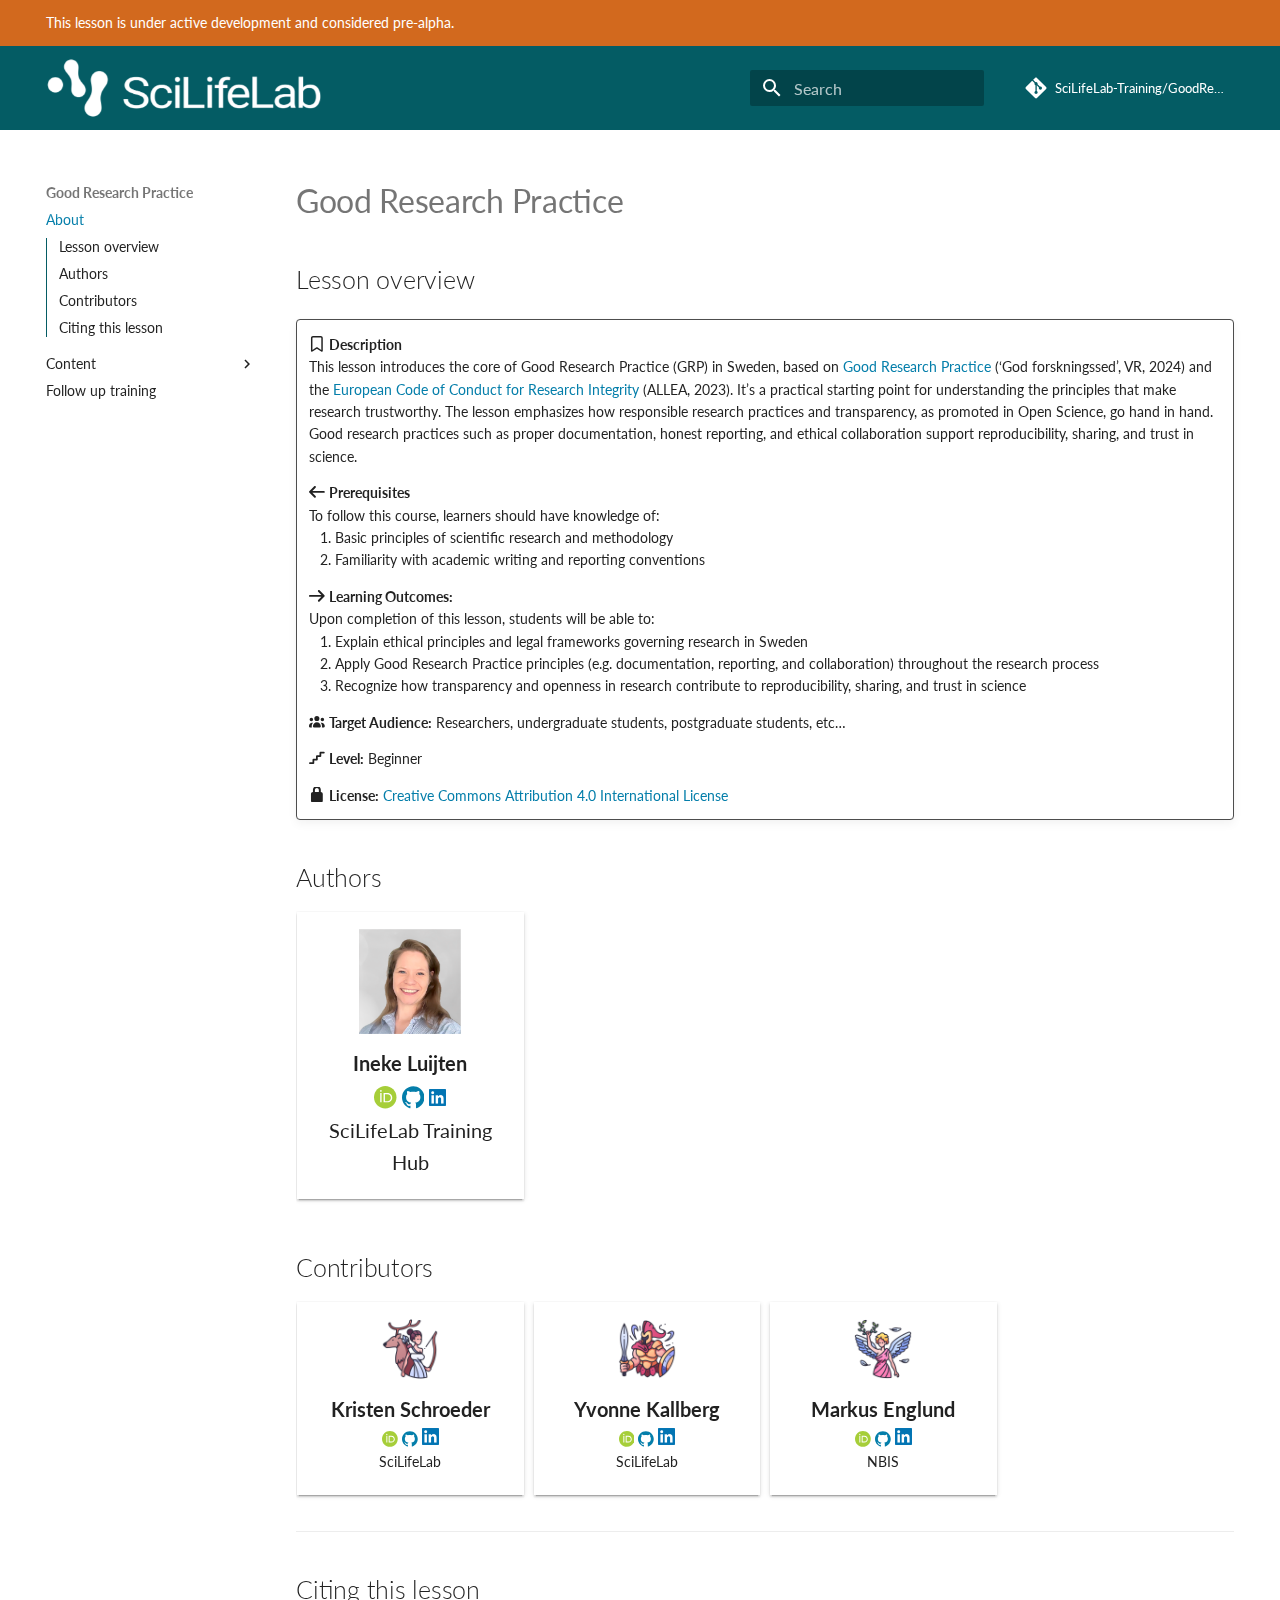
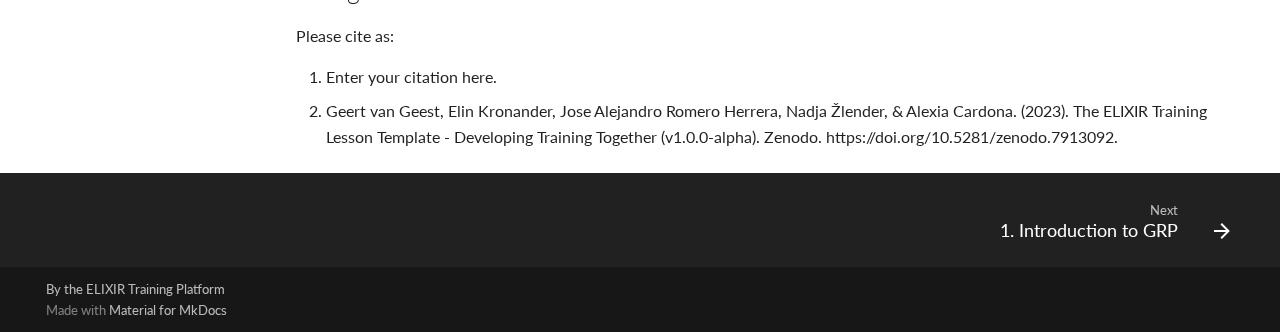
<file: index.html>
<!doctype html>
<html lang="en" class="no-js">
  <head>
    
      <meta charset="utf-8">
      <meta name="viewport" content="width=device-width,initial-scale=1">
      
      
      
      
      
        <link rel="next" href="chapters/chapter_01/">
      
      
        
      
      
      <link rel="icon" href="assets/images/SciLifeLab_symbol_green.png">
      <meta name="generator" content="mkdocs-1.6.1, mkdocs-material-9.7.0">
    
    
      
        <title>Good Research Practice</title>
      
    
    
      <link rel="stylesheet" href="assets/stylesheets/main.618322db.min.css">
      
      


    
    
      
    
    
      
        
        
        <link rel="preconnect" href="https://fonts.gstatic.com" crossorigin>
        <link rel="stylesheet" href="https://fonts.googleapis.com/css?family=Lato:300,300i,400,400i,700,700i%7CRoboto+Mono:400,400i,700,700i&display=fallback">
        <style>:root{--md-text-font:"Lato";--md-code-font:"Roboto Mono"}</style>
      
    
    
      <link rel="stylesheet" href="stylesheets/extra.css">
    
      <link rel="stylesheet" href="stylesheets/neoteroi-mkdocs.css">
    
    <script>__md_scope=new URL(".",location),__md_hash=e=>[...e].reduce(((e,_)=>(e<<5)-e+_.charCodeAt(0)),0),__md_get=(e,_=localStorage,t=__md_scope)=>JSON.parse(_.getItem(t.pathname+"."+e)),__md_set=(e,_,t=localStorage,a=__md_scope)=>{try{t.setItem(a.pathname+"."+e,JSON.stringify(_))}catch(e){}}</script>
    
      

    
    
  </head>
  
  
    <body dir="ltr">
  
    
    <input class="md-toggle" data-md-toggle="drawer" type="checkbox" id="__drawer" autocomplete="off">
    <input class="md-toggle" data-md-toggle="search" type="checkbox" id="__search" autocomplete="off">
    <label class="md-overlay" for="__drawer"></label>
    <div data-md-component="skip">
      
        
        <a href="#good-research-practice" class="md-skip">
          Skip to content
        </a>
      
    </div>
    <div data-md-component="announce">
      
        <aside class="md-banner">
          <div class="md-banner__inner md-grid md-typeset">
            
            
This lesson is under active development and considered pre-alpha.

          </div>
          
        </aside>
      
    </div>
    
    
      

  

<header class="md-header md-header--shadow" data-md-component="header">
  <nav class="md-header__inner md-grid" aria-label="Header">
    <a href="." title="Good Research Practice" class="md-header__button md-logo" aria-label="Good Research Practice" data-md-component="logo">
      
  <img src="assets/images/SciLifeLab_Logotype_NEG.png" alt="logo">

    </a>
    <label class="md-header__button md-icon" for="__drawer">
      
      <svg xmlns="http://www.w3.org/2000/svg" viewBox="0 0 24 24"><path d="M3 6h18v2H3zm0 5h18v2H3zm0 5h18v2H3z"/></svg>
    </label>
    <div class="md-header__title" data-md-component="header-title">
      <div class="md-header__ellipsis">
        <div class="md-header__topic">
          <span class="md-ellipsis">
            Good Research Practice
          </span>
        </div>
        <div class="md-header__topic" data-md-component="header-topic">
          <span class="md-ellipsis">
            
              About
            
          </span>
        </div>
      </div>
    </div>
    
    
      <script>var palette=__md_get("__palette");if(palette&&palette.color){if("(prefers-color-scheme)"===palette.color.media){var media=matchMedia("(prefers-color-scheme: light)"),input=document.querySelector(media.matches?"[data-md-color-media='(prefers-color-scheme: light)']":"[data-md-color-media='(prefers-color-scheme: dark)']");palette.color.media=input.getAttribute("data-md-color-media"),palette.color.scheme=input.getAttribute("data-md-color-scheme"),palette.color.primary=input.getAttribute("data-md-color-primary"),palette.color.accent=input.getAttribute("data-md-color-accent")}for(var[key,value]of Object.entries(palette.color))document.body.setAttribute("data-md-color-"+key,value)}</script>
    
    
    
      
      
        <label class="md-header__button md-icon" for="__search">
          
          <svg xmlns="http://www.w3.org/2000/svg" viewBox="0 0 24 24"><path d="M9.5 3A6.5 6.5 0 0 1 16 9.5c0 1.61-.59 3.09-1.56 4.23l.27.27h.79l5 5-1.5 1.5-5-5v-.79l-.27-.27A6.52 6.52 0 0 1 9.5 16 6.5 6.5 0 0 1 3 9.5 6.5 6.5 0 0 1 9.5 3m0 2C7 5 5 7 5 9.5S7 14 9.5 14 14 12 14 9.5 12 5 9.5 5"/></svg>
        </label>
        <div class="md-search" data-md-component="search" role="dialog">
  <label class="md-search__overlay" for="__search"></label>
  <div class="md-search__inner" role="search">
    <form class="md-search__form" name="search">
      <input type="text" class="md-search__input" name="query" aria-label="Search" placeholder="Search" autocapitalize="off" autocorrect="off" autocomplete="off" spellcheck="false" data-md-component="search-query" required>
      <label class="md-search__icon md-icon" for="__search">
        
        <svg xmlns="http://www.w3.org/2000/svg" viewBox="0 0 24 24"><path d="M9.5 3A6.5 6.5 0 0 1 16 9.5c0 1.61-.59 3.09-1.56 4.23l.27.27h.79l5 5-1.5 1.5-5-5v-.79l-.27-.27A6.52 6.52 0 0 1 9.5 16 6.5 6.5 0 0 1 3 9.5 6.5 6.5 0 0 1 9.5 3m0 2C7 5 5 7 5 9.5S7 14 9.5 14 14 12 14 9.5 12 5 9.5 5"/></svg>
        
        <svg xmlns="http://www.w3.org/2000/svg" viewBox="0 0 24 24"><path d="M20 11v2H8l5.5 5.5-1.42 1.42L4.16 12l7.92-7.92L13.5 5.5 8 11z"/></svg>
      </label>
      <nav class="md-search__options" aria-label="Search">
        
        <button type="reset" class="md-search__icon md-icon" title="Clear" aria-label="Clear" tabindex="-1">
          
          <svg xmlns="http://www.w3.org/2000/svg" viewBox="0 0 24 24"><path d="M19 6.41 17.59 5 12 10.59 6.41 5 5 6.41 10.59 12 5 17.59 6.41 19 12 13.41 17.59 19 19 17.59 13.41 12z"/></svg>
        </button>
      </nav>
      
    </form>
    <div class="md-search__output">
      <div class="md-search__scrollwrap" tabindex="0" data-md-scrollfix>
        <div class="md-search-result" data-md-component="search-result">
          <div class="md-search-result__meta">
            Initializing search
          </div>
          <ol class="md-search-result__list" role="presentation"></ol>
        </div>
      </div>
    </div>
  </div>
</div>
      
    
    
      <div class="md-header__source">
        <a href="https://scilifelab-training.github.io/Good-Research-Practice/" title="Go to repository" class="md-source" data-md-component="source">
  <div class="md-source__icon md-icon">
    
    <svg xmlns="http://www.w3.org/2000/svg" viewBox="0 0 448 512"><!--! Font Awesome Free 7.1.0 by @fontawesome - https://fontawesome.com License - https://fontawesome.com/license/free (Icons: CC BY 4.0, Fonts: SIL OFL 1.1, Code: MIT License) Copyright 2025 Fonticons, Inc.--><path d="M439.6 236.1 244 40.5c-5.4-5.5-12.8-8.5-20.4-8.5s-15 3-20.4 8.4L162.5 81l51.5 51.5c27.1-9.1 52.7 16.8 43.4 43.7l49.7 49.7c34.2-11.8 61.2 31 35.5 56.7-26.5 26.5-70.2-2.9-56-37.3L240.3 199v121.9c25.3 12.5 22.3 41.8 9.1 55-6.4 6.4-15.2 10.1-24.3 10.1s-17.8-3.6-24.3-10.1c-17.6-17.6-11.1-46.9 11.2-56v-123c-20.8-8.5-24.6-30.7-18.6-45L142.6 101 8.5 235.1C3 240.6 0 247.9 0 255.5s3 15 8.5 20.4l195.6 195.7c5.4 5.4 12.7 8.4 20.4 8.4s15-3 20.4-8.4l194.7-194.7c5.4-5.4 8.4-12.8 8.4-20.4s-3-15-8.4-20.4"/></svg>
  </div>
  <div class="md-source__repository">
    SciLifeLab-Training/GoodResearchPractice
  </div>
</a>
      </div>
    
  </nav>
  
</header>
    
    <div class="md-container" data-md-component="container">
      
      
        
          
        
      
      <main class="md-main" data-md-component="main">
        <div class="md-main__inner md-grid">
          
            
              
              <div class="md-sidebar md-sidebar--primary" data-md-component="sidebar" data-md-type="navigation" >
                <div class="md-sidebar__scrollwrap">
                  <div class="md-sidebar__inner">
                    



  

<nav class="md-nav md-nav--primary md-nav--integrated" aria-label="Navigation" data-md-level="0">
  <label class="md-nav__title" for="__drawer">
    <a href="." title="Good Research Practice" class="md-nav__button md-logo" aria-label="Good Research Practice" data-md-component="logo">
      
  <img src="assets/images/SciLifeLab_Logotype_NEG.png" alt="logo">

    </a>
    Good Research Practice
  </label>
  
    <div class="md-nav__source">
      <a href="https://scilifelab-training.github.io/Good-Research-Practice/" title="Go to repository" class="md-source" data-md-component="source">
  <div class="md-source__icon md-icon">
    
    <svg xmlns="http://www.w3.org/2000/svg" viewBox="0 0 448 512"><!--! Font Awesome Free 7.1.0 by @fontawesome - https://fontawesome.com License - https://fontawesome.com/license/free (Icons: CC BY 4.0, Fonts: SIL OFL 1.1, Code: MIT License) Copyright 2025 Fonticons, Inc.--><path d="M439.6 236.1 244 40.5c-5.4-5.5-12.8-8.5-20.4-8.5s-15 3-20.4 8.4L162.5 81l51.5 51.5c27.1-9.1 52.7 16.8 43.4 43.7l49.7 49.7c34.2-11.8 61.2 31 35.5 56.7-26.5 26.5-70.2-2.9-56-37.3L240.3 199v121.9c25.3 12.5 22.3 41.8 9.1 55-6.4 6.4-15.2 10.1-24.3 10.1s-17.8-3.6-24.3-10.1c-17.6-17.6-11.1-46.9 11.2-56v-123c-20.8-8.5-24.6-30.7-18.6-45L142.6 101 8.5 235.1C3 240.6 0 247.9 0 255.5s3 15 8.5 20.4l195.6 195.7c5.4 5.4 12.7 8.4 20.4 8.4s15-3 20.4-8.4l194.7-194.7c5.4-5.4 8.4-12.8 8.4-20.4s-3-15-8.4-20.4"/></svg>
  </div>
  <div class="md-source__repository">
    SciLifeLab-Training/GoodResearchPractice
  </div>
</a>
    </div>
  
  <ul class="md-nav__list" data-md-scrollfix>
    
      
      
  
  
    
  
  
  
    <li class="md-nav__item md-nav__item--active">
      
      <input class="md-nav__toggle md-toggle" type="checkbox" id="__toc">
      
      
        
      
      
        <label class="md-nav__link md-nav__link--active" for="__toc">
          
  
  
  <span class="md-ellipsis">
    
  
    About
  

    
  </span>
  
  

          <span class="md-nav__icon md-icon"></span>
        </label>
      
      <a href="." class="md-nav__link md-nav__link--active">
        
  
  
  <span class="md-ellipsis">
    
  
    About
  

    
  </span>
  
  

      </a>
      
        

<nav class="md-nav md-nav--secondary" aria-label="Table of contents">
  
  
  
    
  
  
    <label class="md-nav__title" for="__toc">
      <span class="md-nav__icon md-icon"></span>
      Table of contents
    </label>
    <ul class="md-nav__list" data-md-component="toc" data-md-scrollfix>
      
        <li class="md-nav__item">
  <a href="#lesson-overview" class="md-nav__link">
    <span class="md-ellipsis">
      
        Lesson overview
      
    </span>
  </a>
  
</li>
      
        <li class="md-nav__item">
  <a href="#authors" class="md-nav__link">
    <span class="md-ellipsis">
      
        Authors
      
    </span>
  </a>
  
</li>
      
        <li class="md-nav__item">
  <a href="#contributors" class="md-nav__link">
    <span class="md-ellipsis">
      
        Contributors
      
    </span>
  </a>
  
</li>
      
        <li class="md-nav__item">
  <a href="#citing-this-lesson" class="md-nav__link">
    <span class="md-ellipsis">
      
        Citing this lesson
      
    </span>
  </a>
  
</li>
      
    </ul>
  
</nav>
      
    </li>
  

    
      
      
  
  
  
  
    
    
    
    
    
    <li class="md-nav__item md-nav__item--nested">
      
        
        
        <input class="md-nav__toggle md-toggle " type="checkbox" id="__nav_2" >
        
          
          <label class="md-nav__link" for="__nav_2" id="__nav_2_label" tabindex="0">
            
  
  
  <span class="md-ellipsis">
    
  
    Content
  

    
  </span>
  
  

            <span class="md-nav__icon md-icon"></span>
          </label>
        
        <nav class="md-nav" data-md-level="1" aria-labelledby="__nav_2_label" aria-expanded="false">
          <label class="md-nav__title" for="__nav_2">
            <span class="md-nav__icon md-icon"></span>
            
  
    Content
  

          </label>
          <ul class="md-nav__list" data-md-scrollfix>
            
              
                
  
  
  
  
    <li class="md-nav__item">
      <a href="chapters/chapter_01/" class="md-nav__link">
        
  
  
  <span class="md-ellipsis">
    
  
    1. Introduction to GRP
  

    
  </span>
  
  

      </a>
    </li>
  

              
            
              
                
  
  
  
  
    <li class="md-nav__item">
      <a href="chapters/chapter_02/" class="md-nav__link">
        
  
  
  <span class="md-ellipsis">
    
  
    2. GRP in acquiring funding
  

    
  </span>
  
  

      </a>
    </li>
  

              
            
              
                
  
  
  
  
    <li class="md-nav__item">
      <a href="chapters/chapter_03/" class="md-nav__link">
        
  
  
  <span class="md-ellipsis">
    
  
    3. GRP in experimental research
  

    
  </span>
  
  

      </a>
    </li>
  

              
            
              
                
  
  
  
  
    <li class="md-nav__item">
      <a href="chapters/chapter_04/" class="md-nav__link">
        
  
  
  <span class="md-ellipsis">
    
  
    4. GRP in (inter)national collaboration
  

    
  </span>
  
  

      </a>
    </li>
  

              
            
              
                
  
  
  
  
    <li class="md-nav__item">
      <a href="chapters/chapter_05/" class="md-nav__link">
        
  
  
  <span class="md-ellipsis">
    
  
    5. GRP in publishing and reviewing
  

    
  </span>
  
  

      </a>
    </li>
  

              
            
              
                
  
  
  
  
    <li class="md-nav__item">
      <a href="chapters/chapter_06/" class="md-nav__link">
        
  
  
  <span class="md-ellipsis">
    
  
    6. Scientific misconduct
  

    
  </span>
  
  

      </a>
    </li>
  

              
            
              
                
  
  
  
  
    <li class="md-nav__item">
      <a href="chapters/chapter_07/" class="md-nav__link">
        
  
  
  <span class="md-ellipsis">
    
  
    7. GRP and Open Science
  

    
  </span>
  
  

      </a>
    </li>
  

              
            
              
                
  
  
  
  
    <li class="md-nav__item">
      <a href="references.md" class="md-nav__link">
        
  
  
  <span class="md-ellipsis">
    
  
    References
  

    
  </span>
  
  

      </a>
    </li>
  

              
            
          </ul>
        </nav>
      
    </li>
  

    
      
      
  
  
  
  
    <li class="md-nav__item">
      <a href="follow_up_training/" class="md-nav__link">
        
  
  
  <span class="md-ellipsis">
    
  
    Follow up training
  

    
  </span>
  
  

      </a>
    </li>
  

    
  </ul>
</nav>
                  </div>
                </div>
              </div>
            
            
          
          
            <div class="md-content" data-md-component="content">
              
              <article class="md-content__inner md-typeset">
                
                  


  
  


<div><h1 id="good-research-practice"><strong>Good Research Practice</strong></h1>
<script type="application/ld+json">
{
    "@context": "https://schema.org/",
    "@type": "LearningResource",
    "@id": "https://elixir-europe-training.github.io/ELIXIR-TrP-LessonTemplate-MkDocs/",
    "http://purl.org/dc/terms/conformsTo": {
        "@type": "CreativeWork",
        "@id": "https://bioschemas.org/profiles/TrainingMaterial/1.0-RELEASE"
    },
    "description": "Template for ELIXIR lessons",
    "keywords": "FAIR, OPEN, Bioinformatics, Teaching",
    "name": "ELIXIR Training Lesson template",
    "license": "CC-BY-4.0",
    "author": [
        {
            "@type": "Person",
            "name": "Geert van Geest",
            "email": "geert.vangeest@sib.swiss",
            "github": "GeertvanGeest",
            "orcid": "0000-0002-1561-078X"
        },
        {
            "@type": "Person",
            "name": "Elin Kronander",
            "github": "elinkronander",
            "orcid": "0000-0003-0280-6318"
        }
    ]
}
</script>

<h2 id="lesson-overview">Lesson overview</h2>
<div class="admonition overview">
<p><span class="twemoji"><svg xmlns="http://www.w3.org/2000/svg" viewbox="0 0 384 512"><!--! Font Awesome Free 7.1.0 by @fontawesome - https://fontawesome.com License - https://fontawesome.com/license/free (Icons: CC BY 4.0, Fonts: SIL OFL 1.1, Code: MIT License) Copyright 2025 Fonticons, Inc.--><path d="M0 64C0 28.7 28.7 0 64 0h256c35.3 0 64 28.7 64 64v417.1c0 25.6-28.5 40.8-49.8 26.6L192 412.8 49.8 507.7C28.5 521.9 0 506.6 0 481.1zm64-16c-8.8 0-16 7.2-16 16v387.2L165.4 373c16.1-10.7 37.1-10.7 53.2 0L336 451.2V64c0-8.8-7.2-16-16-16z"></path></svg></span> <strong>Description</strong><br>
This lesson introduces the core of Good Research Practice (GRP) in Sweden, based on <a href="https://www.vr.se/uppdrag/etik/god-forskningssed---ny-utgava.html">Good Research Practice</a> (‘God forskningssed’, VR, 2024) and the <a href="https://allea.org/wp-content/uploads/2023/06/European-Code-of-Conduct-Revised-Edition-2023.pdf">European Code of Conduct for Research Integrity</a> (ALLEA, 2023). It’s a practical starting point for understanding the principles that make research trustworthy.
The lesson emphasizes how responsible research practices and transparency, as promoted in Open Science, go hand in hand. Good research practices such as proper documentation, honest reporting, and ethical collaboration support reproducibility, sharing, and trust in science.</p>
<p></p>
<p><span class="twemoji"><svg xmlns="http://www.w3.org/2000/svg" viewbox="0 0 512 512"><!--! Font Awesome Free 7.1.0 by @fontawesome - https://fontawesome.com License - https://fontawesome.com/license/free (Icons: CC BY 4.0, Fonts: SIL OFL 1.1, Code: MIT License) Copyright 2025 Fonticons, Inc.--><path d="M9.4 233.4c-12.5 12.5-12.5 32.8 0 45.3l160 160c12.5 12.5 32.8 12.5 45.3 0s12.5-32.8 0-45.3L109.3 288H480c17.7 0 32-14.3 32-32s-14.3-32-32-32H109.3l105.4-105.4c12.5-12.5 12.5-32.8 0-45.3s-32.8-12.5-45.3 0l-160 160z"></path></svg></span> <strong>Prerequisites</strong><br>
To follow this course, learners should have knowledge of:<br>
 1. Basic principles of scientific research and methodology<br>
 2. Familiarity with academic writing and reporting conventions </p>
<p></p>
<p><span class="twemoji"><svg xmlns="http://www.w3.org/2000/svg" viewbox="0 0 512 512"><!--! Font Awesome Free 7.1.0 by @fontawesome - https://fontawesome.com License - https://fontawesome.com/license/free (Icons: CC BY 4.0, Fonts: SIL OFL 1.1, Code: MIT License) Copyright 2025 Fonticons, Inc.--><path d="M502.6 278.6c12.5-12.5 12.5-32.8 0-45.3l-160-160c-12.5-12.5-32.8-12.5-45.3 0s-12.5 32.8 0 45.3L402.7 224H32c-17.7 0-32 14.3-32 32s14.3 32 32 32h370.7L297.3 393.4c-12.5 12.5-12.5 32.8 0 45.3s32.8 12.5 45.3 0l160-160z"></path></svg></span> <strong>Learning Outcomes:</strong><br>
Upon completion of this lesson, students will be able to:<br>
 1. Explain ethical principles and legal frameworks governing research in Sweden<br>
 2. Apply Good Research Practice principles (e.g. documentation, reporting, and collaboration) throughout the research process<br>
 3. Recognize how transparency and openness in research contribute to reproducibility, sharing, and trust in science</p>
<p></p>
<p><span class="twemoji"><svg xmlns="http://www.w3.org/2000/svg" viewbox="0 0 640 512"><!--! Font Awesome Free 7.1.0 by @fontawesome - https://fontawesome.com License - https://fontawesome.com/license/free (Icons: CC BY 4.0, Fonts: SIL OFL 1.1, Code: MIT License) Copyright 2025 Fonticons, Inc.--><path d="M320 16a104 104 0 1 1 0 208 104 104 0 1 1 0-208M96 88a72 72 0 1 1 0 144 72 72 0 1 1 0-144M0 416c0-70.7 57.3-128 128-128 12.8 0 25.2 1.9 36.9 5.4C132 330.2 112 378.8 112 432v16c0 11.4 2.4 22.2 6.7 32H32c-17.7 0-32-14.3-32-32zm521.3 64c4.3-9.8 6.7-20.6 6.7-32v-16c0-53.2-20-101.8-52.9-138.6 11.7-3.5 24.1-5.4 36.9-5.4 70.7 0 128 57.3 128 128v32c0 17.7-14.3 32-32 32zM472 160a72 72 0 1 1 144 0 72 72 0 1 1-144 0M160 432c0-88.4 71.6-160 160-160s160 71.6 160 160v16c0 17.7-14.3 32-32 32H192c-17.7 0-32-14.3-32-32z"></path></svg></span> <strong>Target Audience:</strong> Researchers, undergraduate students, postgraduate students, etc…<br>
</p>
<p><span class="twemoji"><svg xmlns="http://www.w3.org/2000/svg" viewbox="0 0 576 512"><!--! Font Awesome Free 7.1.0 by @fontawesome - https://fontawesome.com License - https://fontawesome.com/license/free (Icons: CC BY 4.0, Fonts: SIL OFL 1.1, Code: MIT License) Copyright 2025 Fonticons, Inc.--><path d="M384 64c0-17.7 14.3-32 32-32h128c17.7 0 32 14.3 32 32s-14.3 32-32 32h-96v96c0 17.7-14.3 32-32 32h-96v96c0 17.7-14.3 32-32 32h-96v96c0 17.7-14.3 32-32 32H32c-17.7 0-32-14.3-32-32s14.3-32 32-32h96v-96c0-17.7 14.3-32 32-32h96v-96c0-17.7 14.3-32 32-32h96z"></path></svg></span> <strong>Level:</strong> Beginner  </p>
<p><span class="twemoji"><svg xmlns="http://www.w3.org/2000/svg" viewbox="0 0 384 512"><!--! Font Awesome Free 7.1.0 by @fontawesome - https://fontawesome.com License - https://fontawesome.com/license/free (Icons: CC BY 4.0, Fonts: SIL OFL 1.1, Code: MIT License) Copyright 2025 Fonticons, Inc.--><path d="M128 96v64h128V96c0-35.3-28.7-64-64-64s-64 28.7-64 64m-64 64V96c0-70.7 57.3-128 128-128S320 25.3 320 96v64c35.3 0 64 28.7 64 64v224c0 35.3-28.7 64-64 64H64c-35.3 0-64-28.7-64-64V224c0-35.3 28.7-64 64-64"></path></svg></span> <strong>License:</strong> <a href="https://creativecommons.org/licenses/by/4.0/">Creative Commons Attribution 4.0 International License</a>  </p>
</div>
<h2 id="authors">Authors</h2>
<div class="nt-cards nt-grid cols-4 authors">
<div class="nt-card">
<div class="nt-card-wrap">
<div>
<div class="nt-card-image tags"><img alt="Ineke Luijten" src="assets/images/cards/InekeLuijten.png"></div>
<div class="nt-card-content">
<p class="nt-card-title">Ineke Luijten</p>
<p class="nt-card-text"><a href="https://orcid.org/0000-0001-5768-275X"><span class="twemoji"><!--?xml version="1.0" encoding="utf-8"?-->
<!-- Generator: Adobe Illustrator 19.1.0, SVG Export Plug-In . SVG Version: 6.00 Build 0)  -->
<svg version="1.1" id="Layer_1" xmlns="http://www.w3.org/2000/svg" xmlns:xlink="http://www.w3.org/1999/xlink" x="0px" y="0px" viewbox="0 0 256 256" style="enable-background:new 0 0 256 256;" xml:space="preserve">
<style type="text/css">
	.st0{fill:#A6CE39;}
	.st1{fill:#FFFFFF;}
</style>
<path class="st0" d="M256,128c0,70.7-57.3,128-128,128C57.3,256,0,198.7,0,128C0,57.3,57.3,0,128,0C198.7,0,256,57.3,256,128z"></path>
<g>
	<path class="st1" d="M86.3,186.2H70.9V79.1h15.4v48.4V186.2z"></path>
	<path class="st1" d="M108.9,79.1h41.6c39.6,0,57,28.3,57,53.6c0,27.5-21.5,53.6-56.8,53.6h-41.8V79.1z M124.3,172.4h24.5
		c34.9,0,42.9-26.5,42.9-39.7c0-21.5-13.7-39.7-43.7-39.7h-23.7V172.4z"></path>
	<path class="st1" d="M88.7,56.8c0,5.5-4.5,10.1-10.1,10.1c-5.6,0-10.1-4.6-10.1-10.1c0-5.6,4.5-10.1,10.1-10.1
		C84.2,46.7,88.7,51.3,88.7,56.8z"></path>
</g>
</svg></span></a> <a href="https://github.com/InekeL"><span class="twemoji"><svg xmlns="http://www.w3.org/2000/svg" viewbox="0 0 24 24"><path d="M12 .297c-6.63 0-12 5.373-12 12 0 5.303 3.438 9.8 8.205 11.385.6.113.82-.258.82-.577 0-.285-.01-1.04-.015-2.04-3.338.724-4.042-1.61-4.042-1.61C4.422 18.07 3.633 17.7 3.633 17.7c-1.087-.744.084-.729.084-.729 1.205.084 1.838 1.236 1.838 1.236 1.07 1.835 2.809 1.305 3.495.998.108-.776.417-1.305.76-1.605-2.665-.3-5.466-1.332-5.466-5.93 0-1.31.465-2.38 1.235-3.22-.135-.303-.54-1.523.105-3.176 0 0 1.005-.322 3.3 1.23.96-.267 1.98-.399 3-.405 1.02.006 2.04.138 3 .405 2.28-1.552 3.285-1.23 3.285-1.23.645 1.653.24 2.873.12 3.176.765.84 1.23 1.91 1.23 3.22 0 4.61-2.805 5.625-5.475 5.92.42.36.81 1.096.81 2.22 0 1.606-.015 2.896-.015 3.286 0 .315.21.69.825.57C20.565 22.092 24 17.592 24 12.297c0-6.627-5.373-12-12-12"></path></svg></span></a> <a href="https://www.linkedin.com/in/inekeluijten/"><img src="./assets/images/Linkedin.png" alt="LinkedIn" width="17" height="17"></a><br>
SciLifeLab Training Hub
</p>
</div>
</div>
</div>
</div>
</div>
<h2 id="contributors">Contributors</h2>
<div class="nt-cards nt-grid cols-4 contributors">
<div class="nt-card">
<div class="nt-card-wrap">
<div>
<div class="nt-card-image tags"><img alt="Kristen Schroeder" src="assets/images/cards/021-artemis.png"></div>
<div class="nt-card-content">
<p class="nt-card-title">Kristen Schroeder</p>
<p class="nt-card-text"><a href="https://orcid.org/0000-0002-6271-4530"><span class="twemoji"><!--?xml version="1.0" encoding="utf-8"?-->
<!-- Generator: Adobe Illustrator 19.1.0, SVG Export Plug-In . SVG Version: 6.00 Build 0)  -->
<svg version="1.1" id="Layer_1" xmlns="http://www.w3.org/2000/svg" xmlns:xlink="http://www.w3.org/1999/xlink" x="0px" y="0px" viewbox="0 0 256 256" style="enable-background:new 0 0 256 256;" xml:space="preserve">
<style type="text/css">
	.st0{fill:#A6CE39;}
	.st1{fill:#FFFFFF;}
</style>
<path class="st0" d="M256,128c0,70.7-57.3,128-128,128C57.3,256,0,198.7,0,128C0,57.3,57.3,0,128,0C198.7,0,256,57.3,256,128z"></path>
<g>
	<path class="st1" d="M86.3,186.2H70.9V79.1h15.4v48.4V186.2z"></path>
	<path class="st1" d="M108.9,79.1h41.6c39.6,0,57,28.3,57,53.6c0,27.5-21.5,53.6-56.8,53.6h-41.8V79.1z M124.3,172.4h24.5
		c34.9,0,42.9-26.5,42.9-39.7c0-21.5-13.7-39.7-43.7-39.7h-23.7V172.4z"></path>
	<path class="st1" d="M88.7,56.8c0,5.5-4.5,10.1-10.1,10.1c-5.6,0-10.1-4.6-10.1-10.1c0-5.6,4.5-10.1,10.1-10.1
		C84.2,46.7,88.7,51.3,88.7,56.8z"></path>
</g>
</svg></span></a> <a href="https://github.com/kristen-schroeder"><span class="twemoji"><svg xmlns="http://www.w3.org/2000/svg" viewbox="0 0 24 24"><path d="M12 .297c-6.63 0-12 5.373-12 12 0 5.303 3.438 9.8 8.205 11.385.6.113.82-.258.82-.577 0-.285-.01-1.04-.015-2.04-3.338.724-4.042-1.61-4.042-1.61C4.422 18.07 3.633 17.7 3.633 17.7c-1.087-.744.084-.729.084-.729 1.205.084 1.838 1.236 1.838 1.236 1.07 1.835 2.809 1.305 3.495.998.108-.776.417-1.305.76-1.605-2.665-.3-5.466-1.332-5.466-5.93 0-1.31.465-2.38 1.235-3.22-.135-.303-.54-1.523.105-3.176 0 0 1.005-.322 3.3 1.23.96-.267 1.98-.399 3-.405 1.02.006 2.04.138 3 .405 2.28-1.552 3.285-1.23 3.285-1.23.645 1.653.24 2.873.12 3.176.765.84 1.23 1.91 1.23 3.22 0 4.61-2.805 5.625-5.475 5.92.42.36.81 1.096.81 2.22 0 1.606-.015 2.896-.015 3.286 0 .315.21.69.825.57C20.565 22.092 24 17.592 24 12.297c0-6.627-5.373-12-12-12"></path></svg></span></a> <a href="https://www.linkedin.com/in/kristen-schroeder-7b418470/"><img src="./assets/images/Linkedin.png" alt="LinkedIn" width="17" height="17"></a><br>
SciLifeLab
</p>
</div>
</div>
</div>
</div>
<div class="nt-card">
<div class="nt-card-wrap">
<div>
<div class="nt-card-image tags"><img alt="Yvonne Kallberg" src="assets/images/cards/006-ares.png"></div>
<div class="nt-card-content">
<p class="nt-card-title">Yvonne Kallberg</p>
<p class="nt-card-text"><a href="https://orcid.org/0000-0002-3977-9600"><span class="twemoji"><!--?xml version="1.0" encoding="utf-8"?-->
<!-- Generator: Adobe Illustrator 19.1.0, SVG Export Plug-In . SVG Version: 6.00 Build 0)  -->
<svg version="1.1" id="Layer_1" xmlns="http://www.w3.org/2000/svg" xmlns:xlink="http://www.w3.org/1999/xlink" x="0px" y="0px" viewbox="0 0 256 256" style="enable-background:new 0 0 256 256;" xml:space="preserve">
<style type="text/css">
	.st0{fill:#A6CE39;}
	.st1{fill:#FFFFFF;}
</style>
<path class="st0" d="M256,128c0,70.7-57.3,128-128,128C57.3,256,0,198.7,0,128C0,57.3,57.3,0,128,0C198.7,0,256,57.3,256,128z"></path>
<g>
	<path class="st1" d="M86.3,186.2H70.9V79.1h15.4v48.4V186.2z"></path>
	<path class="st1" d="M108.9,79.1h41.6c39.6,0,57,28.3,57,53.6c0,27.5-21.5,53.6-56.8,53.6h-41.8V79.1z M124.3,172.4h24.5
		c34.9,0,42.9-26.5,42.9-39.7c0-21.5-13.7-39.7-43.7-39.7h-23.7V172.4z"></path>
	<path class="st1" d="M88.7,56.8c0,5.5-4.5,10.1-10.1,10.1c-5.6,0-10.1-4.6-10.1-10.1c0-5.6,4.5-10.1,10.1-10.1
		C84.2,46.7,88.7,51.3,88.7,56.8z"></path>
</g>
</svg></span></a> <a href="https://github.com/yvonnekallberg"><span class="twemoji"><svg xmlns="http://www.w3.org/2000/svg" viewbox="0 0 24 24"><path d="M12 .297c-6.63 0-12 5.373-12 12 0 5.303 3.438 9.8 8.205 11.385.6.113.82-.258.82-.577 0-.285-.01-1.04-.015-2.04-3.338.724-4.042-1.61-4.042-1.61C4.422 18.07 3.633 17.7 3.633 17.7c-1.087-.744.084-.729.084-.729 1.205.084 1.838 1.236 1.838 1.236 1.07 1.835 2.809 1.305 3.495.998.108-.776.417-1.305.76-1.605-2.665-.3-5.466-1.332-5.466-5.93 0-1.31.465-2.38 1.235-3.22-.135-.303-.54-1.523.105-3.176 0 0 1.005-.322 3.3 1.23.96-.267 1.98-.399 3-.405 1.02.006 2.04.138 3 .405 2.28-1.552 3.285-1.23 3.285-1.23.645 1.653.24 2.873.12 3.176.765.84 1.23 1.91 1.23 3.22 0 4.61-2.805 5.625-5.475 5.92.42.36.81 1.096.81 2.22 0 1.606-.015 2.896-.015 3.286 0 .315.21.69.825.57C20.565 22.092 24 17.592 24 12.297c0-6.627-5.373-12-12-12"></path></svg></span></a> <a href="https://www.linkedin.com/in/yvonne-kallberg-53969417/"><img src="./assets/images/Linkedin.png" alt="LinkedIn" width="17" height="17"></a><br>
SciLifeLab
</p>
</div>
</div>
</div>
</div>
<div class="nt-card">
<div class="nt-card-wrap">
<div>
<div class="nt-card-image tags"><img alt="Markus Englund" src="assets/images/cards/027-nike.png"></div>
<div class="nt-card-content">
<p class="nt-card-title">Markus Englund</p>
<p class="nt-card-text"><a href="https://orcid.org/0000-0003-1688-7112"><span class="twemoji"><!--?xml version="1.0" encoding="utf-8"?-->
<!-- Generator: Adobe Illustrator 19.1.0, SVG Export Plug-In . SVG Version: 6.00 Build 0)  -->
<svg version="1.1" id="Layer_1" xmlns="http://www.w3.org/2000/svg" xmlns:xlink="http://www.w3.org/1999/xlink" x="0px" y="0px" viewbox="0 0 256 256" style="enable-background:new 0 0 256 256;" xml:space="preserve">
<style type="text/css">
	.st0{fill:#A6CE39;}
	.st1{fill:#FFFFFF;}
</style>
<path class="st0" d="M256,128c0,70.7-57.3,128-128,128C57.3,256,0,198.7,0,128C0,57.3,57.3,0,128,0C198.7,0,256,57.3,256,128z"></path>
<g>
	<path class="st1" d="M86.3,186.2H70.9V79.1h15.4v48.4V186.2z"></path>
	<path class="st1" d="M108.9,79.1h41.6c39.6,0,57,28.3,57,53.6c0,27.5-21.5,53.6-56.8,53.6h-41.8V79.1z M124.3,172.4h24.5
		c34.9,0,42.9-26.5,42.9-39.7c0-21.5-13.7-39.7-43.7-39.7h-23.7V172.4z"></path>
	<path class="st1" d="M88.7,56.8c0,5.5-4.5,10.1-10.1,10.1c-5.6,0-10.1-4.6-10.1-10.1c0-5.6,4.5-10.1,10.1-10.1
		C84.2,46.7,88.7,51.3,88.7,56.8z"></path>
</g>
</svg></span></a> <a href="https://github.com/jmenglund"><span class="twemoji"><svg xmlns="http://www.w3.org/2000/svg" viewbox="0 0 24 24"><path d="M12 .297c-6.63 0-12 5.373-12 12 0 5.303 3.438 9.8 8.205 11.385.6.113.82-.258.82-.577 0-.285-.01-1.04-.015-2.04-3.338.724-4.042-1.61-4.042-1.61C4.422 18.07 3.633 17.7 3.633 17.7c-1.087-.744.084-.729.084-.729 1.205.084 1.838 1.236 1.838 1.236 1.07 1.835 2.809 1.305 3.495.998.108-.776.417-1.305.76-1.605-2.665-.3-5.466-1.332-5.466-5.93 0-1.31.465-2.38 1.235-3.22-.135-.303-.54-1.523.105-3.176 0 0 1.005-.322 3.3 1.23.96-.267 1.98-.399 3-.405 1.02.006 2.04.138 3 .405 2.28-1.552 3.285-1.23 3.285-1.23.645 1.653.24 2.873.12 3.176.765.84 1.23 1.91 1.23 3.22 0 4.61-2.805 5.625-5.475 5.92.42.36.81 1.096.81 2.22 0 1.606-.015 2.896-.015 3.286 0 .315.21.69.825.57C20.565 22.092 24 17.592 24 12.297c0-6.627-5.373-12-12-12"></path></svg></span></a> <a href="https://www.linkedin.com/in/markusenglund/"><img src="./assets/images/Linkedin.png" alt="LinkedIn" width="17" height="17"></a><br>
NBIS
</p>
</div>
</div>
</div>
</div>
</div>
<hr>
<h2 id="citing-this-lesson">Citing this lesson</h2>
<p>Please cite as:</p>
<ol>
<li>Enter your citation here.</li>
<li>Geert van Geest, Elin Kronander, Jose Alejandro Romero Herrera, Nadja Žlender, &amp; Alexia Cardona. (2023). The ELIXIR Training Lesson Template - Developing Training Together (v1.0.0-alpha). Zenodo. https://doi.org/10.5281/zenodo.7913092. </li>
</ol></div>












                
              </article>
            </div>
          
          
<script>var target=document.getElementById(location.hash.slice(1));target&&target.name&&(target.checked=target.name.startsWith("__tabbed_"))</script>
        </div>
        
          <button type="button" class="md-top md-icon" data-md-component="top" hidden>
  
  <svg xmlns="http://www.w3.org/2000/svg" viewBox="0 0 24 24"><path d="M13 20h-2V8l-5.5 5.5-1.42-1.42L12 4.16l7.92 7.92-1.42 1.42L13 8z"/></svg>
  Back to top
</button>
        
      </main>
      
        <footer class="md-footer">
  
    
      
      <nav class="md-footer__inner md-grid" aria-label="Footer" >
        
        
          
          <a href="chapters/chapter_01/" class="md-footer__link md-footer__link--next" aria-label="Next: 1. Introduction to GRP">
            <div class="md-footer__title">
              <span class="md-footer__direction">
                Next
              </span>
              <div class="md-ellipsis">
                1. Introduction to GRP
              </div>
            </div>
            <div class="md-footer__button md-icon">
              
              <svg xmlns="http://www.w3.org/2000/svg" viewBox="0 0 24 24"><path d="M4 11v2h12l-5.5 5.5 1.42 1.42L19.84 12l-7.92-7.92L10.5 5.5 16 11z"/></svg>
            </div>
          </a>
        
      </nav>
    
  
  <div class="md-footer-meta md-typeset">
    <div class="md-footer-meta__inner md-grid">
      <div class="md-copyright">
  
    <div class="md-copyright__highlight">
      By the ELIXIR Training Platform
    </div>
  
  
    Made with
    <a href="https://squidfunk.github.io/mkdocs-material/" target="_blank" rel="noopener">
      Material for MkDocs
    </a>
  
</div>
      
    </div>
  </div>
</footer>
      
    </div>
    <div class="md-dialog" data-md-component="dialog">
      <div class="md-dialog__inner md-typeset"></div>
    </div>
    
    
    
      
      
      <script id="__config" type="application/json">{"annotate": null, "base": ".", "features": ["navigation.top", "navigation.footer", "toc.integrate"], "search": "assets/javascripts/workers/search.7a47a382.min.js", "tags": null, "translations": {"clipboard.copied": "Copied to clipboard", "clipboard.copy": "Copy to clipboard", "search.result.more.one": "1 more on this page", "search.result.more.other": "# more on this page", "search.result.none": "No matching documents", "search.result.one": "1 matching document", "search.result.other": "# matching documents", "search.result.placeholder": "Type to start searching", "search.result.term.missing": "Missing", "select.version": "Select version"}, "version": null}</script>
    
    
      <script src="assets/javascripts/bundle.e71a0d61.min.js"></script>
      
    
  </body>
</html>
</file>
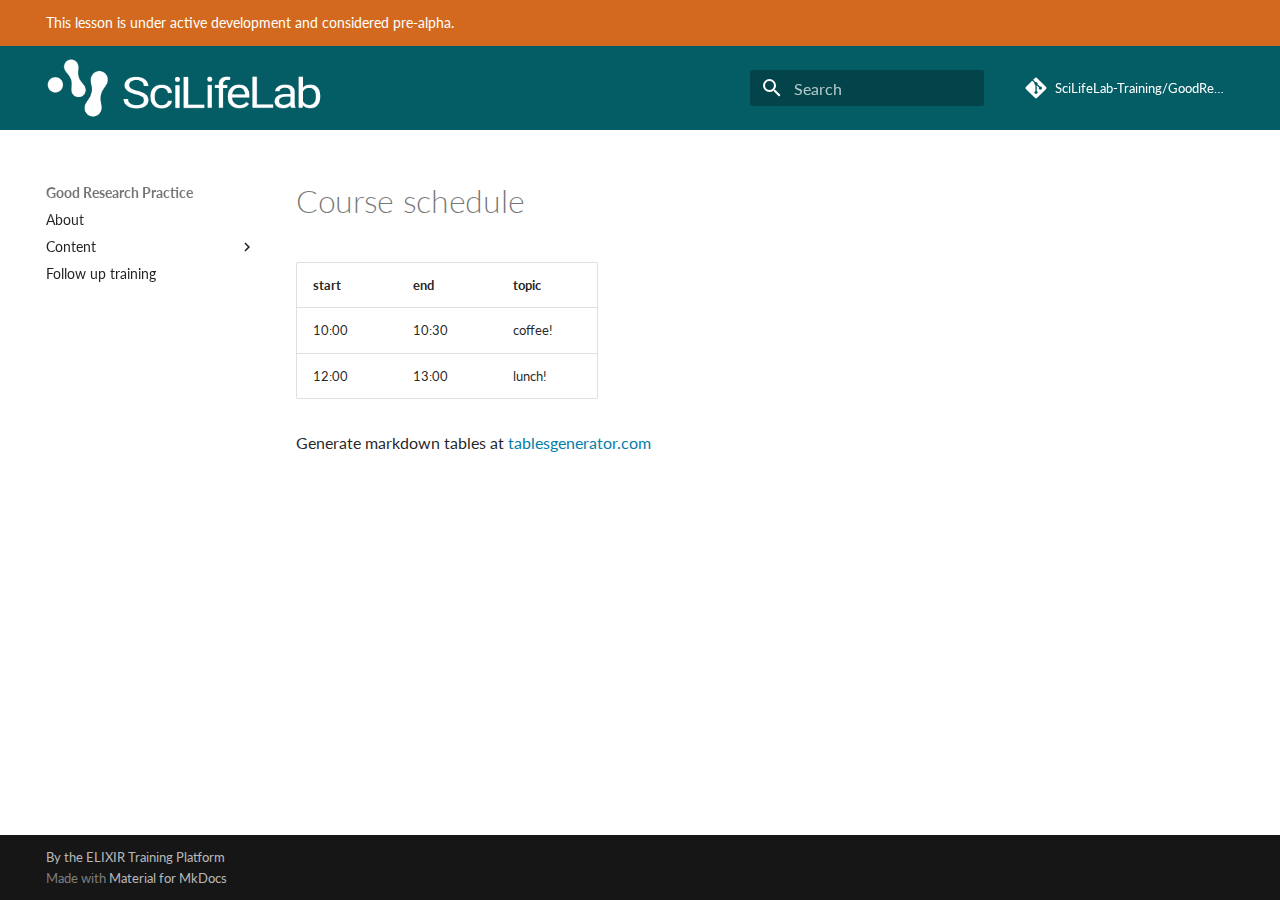
<file: course_schedule/index.html>
<!doctype html>
<html lang="en" class="no-js">
  <head>
    
      <meta charset="utf-8">
      <meta name="viewport" content="width=device-width,initial-scale=1">
      
      
      
      
      
      
        
      
      
      <link rel="icon" href="../assets/images/SciLifeLab_symbol_green.png">
      <meta name="generator" content="mkdocs-1.6.1, mkdocs-material-9.7.0">
    
    
      
        <title>Course schedule - Good Research Practice</title>
      
    
    
      <link rel="stylesheet" href="../assets/stylesheets/main.618322db.min.css">
      
      


    
    
      
    
    
      
        
        
        <link rel="preconnect" href="https://fonts.gstatic.com" crossorigin>
        <link rel="stylesheet" href="https://fonts.googleapis.com/css?family=Lato:300,300i,400,400i,700,700i%7CRoboto+Mono:400,400i,700,700i&display=fallback">
        <style>:root{--md-text-font:"Lato";--md-code-font:"Roboto Mono"}</style>
      
    
    
      <link rel="stylesheet" href="../stylesheets/extra.css">
    
      <link rel="stylesheet" href="../stylesheets/neoteroi-mkdocs.css">
    
    <script>__md_scope=new URL("..",location),__md_hash=e=>[...e].reduce(((e,_)=>(e<<5)-e+_.charCodeAt(0)),0),__md_get=(e,_=localStorage,t=__md_scope)=>JSON.parse(_.getItem(t.pathname+"."+e)),__md_set=(e,_,t=localStorage,a=__md_scope)=>{try{t.setItem(a.pathname+"."+e,JSON.stringify(_))}catch(e){}}</script>
    
      

    
    
  </head>
  
  
    <body dir="ltr">
  
    
    <input class="md-toggle" data-md-toggle="drawer" type="checkbox" id="__drawer" autocomplete="off">
    <input class="md-toggle" data-md-toggle="search" type="checkbox" id="__search" autocomplete="off">
    <label class="md-overlay" for="__drawer"></label>
    <div data-md-component="skip">
      
    </div>
    <div data-md-component="announce">
      
        <aside class="md-banner">
          <div class="md-banner__inner md-grid md-typeset">
            
            
This lesson is under active development and considered pre-alpha.

          </div>
          
        </aside>
      
    </div>
    
    
      

  

<header class="md-header md-header--shadow" data-md-component="header">
  <nav class="md-header__inner md-grid" aria-label="Header">
    <a href=".." title="Good Research Practice" class="md-header__button md-logo" aria-label="Good Research Practice" data-md-component="logo">
      
  <img src="../assets/images/SciLifeLab_Logotype_NEG.png" alt="logo">

    </a>
    <label class="md-header__button md-icon" for="__drawer">
      
      <svg xmlns="http://www.w3.org/2000/svg" viewBox="0 0 24 24"><path d="M3 6h18v2H3zm0 5h18v2H3zm0 5h18v2H3z"/></svg>
    </label>
    <div class="md-header__title" data-md-component="header-title">
      <div class="md-header__ellipsis">
        <div class="md-header__topic">
          <span class="md-ellipsis">
            Good Research Practice
          </span>
        </div>
        <div class="md-header__topic" data-md-component="header-topic">
          <span class="md-ellipsis">
            
              Course schedule
            
          </span>
        </div>
      </div>
    </div>
    
    
      <script>var palette=__md_get("__palette");if(palette&&palette.color){if("(prefers-color-scheme)"===palette.color.media){var media=matchMedia("(prefers-color-scheme: light)"),input=document.querySelector(media.matches?"[data-md-color-media='(prefers-color-scheme: light)']":"[data-md-color-media='(prefers-color-scheme: dark)']");palette.color.media=input.getAttribute("data-md-color-media"),palette.color.scheme=input.getAttribute("data-md-color-scheme"),palette.color.primary=input.getAttribute("data-md-color-primary"),palette.color.accent=input.getAttribute("data-md-color-accent")}for(var[key,value]of Object.entries(palette.color))document.body.setAttribute("data-md-color-"+key,value)}</script>
    
    
    
      
      
        <label class="md-header__button md-icon" for="__search">
          
          <svg xmlns="http://www.w3.org/2000/svg" viewBox="0 0 24 24"><path d="M9.5 3A6.5 6.5 0 0 1 16 9.5c0 1.61-.59 3.09-1.56 4.23l.27.27h.79l5 5-1.5 1.5-5-5v-.79l-.27-.27A6.52 6.52 0 0 1 9.5 16 6.5 6.5 0 0 1 3 9.5 6.5 6.5 0 0 1 9.5 3m0 2C7 5 5 7 5 9.5S7 14 9.5 14 14 12 14 9.5 12 5 9.5 5"/></svg>
        </label>
        <div class="md-search" data-md-component="search" role="dialog">
  <label class="md-search__overlay" for="__search"></label>
  <div class="md-search__inner" role="search">
    <form class="md-search__form" name="search">
      <input type="text" class="md-search__input" name="query" aria-label="Search" placeholder="Search" autocapitalize="off" autocorrect="off" autocomplete="off" spellcheck="false" data-md-component="search-query" required>
      <label class="md-search__icon md-icon" for="__search">
        
        <svg xmlns="http://www.w3.org/2000/svg" viewBox="0 0 24 24"><path d="M9.5 3A6.5 6.5 0 0 1 16 9.5c0 1.61-.59 3.09-1.56 4.23l.27.27h.79l5 5-1.5 1.5-5-5v-.79l-.27-.27A6.52 6.52 0 0 1 9.5 16 6.5 6.5 0 0 1 3 9.5 6.5 6.5 0 0 1 9.5 3m0 2C7 5 5 7 5 9.5S7 14 9.5 14 14 12 14 9.5 12 5 9.5 5"/></svg>
        
        <svg xmlns="http://www.w3.org/2000/svg" viewBox="0 0 24 24"><path d="M20 11v2H8l5.5 5.5-1.42 1.42L4.16 12l7.92-7.92L13.5 5.5 8 11z"/></svg>
      </label>
      <nav class="md-search__options" aria-label="Search">
        
        <button type="reset" class="md-search__icon md-icon" title="Clear" aria-label="Clear" tabindex="-1">
          
          <svg xmlns="http://www.w3.org/2000/svg" viewBox="0 0 24 24"><path d="M19 6.41 17.59 5 12 10.59 6.41 5 5 6.41 10.59 12 5 17.59 6.41 19 12 13.41 17.59 19 19 17.59 13.41 12z"/></svg>
        </button>
      </nav>
      
    </form>
    <div class="md-search__output">
      <div class="md-search__scrollwrap" tabindex="0" data-md-scrollfix>
        <div class="md-search-result" data-md-component="search-result">
          <div class="md-search-result__meta">
            Initializing search
          </div>
          <ol class="md-search-result__list" role="presentation"></ol>
        </div>
      </div>
    </div>
  </div>
</div>
      
    
    
      <div class="md-header__source">
        <a href="https://scilifelab-training.github.io/Good-Research-Practice/" title="Go to repository" class="md-source" data-md-component="source">
  <div class="md-source__icon md-icon">
    
    <svg xmlns="http://www.w3.org/2000/svg" viewBox="0 0 448 512"><!--! Font Awesome Free 7.1.0 by @fontawesome - https://fontawesome.com License - https://fontawesome.com/license/free (Icons: CC BY 4.0, Fonts: SIL OFL 1.1, Code: MIT License) Copyright 2025 Fonticons, Inc.--><path d="M439.6 236.1 244 40.5c-5.4-5.5-12.8-8.5-20.4-8.5s-15 3-20.4 8.4L162.5 81l51.5 51.5c27.1-9.1 52.7 16.8 43.4 43.7l49.7 49.7c34.2-11.8 61.2 31 35.5 56.7-26.5 26.5-70.2-2.9-56-37.3L240.3 199v121.9c25.3 12.5 22.3 41.8 9.1 55-6.4 6.4-15.2 10.1-24.3 10.1s-17.8-3.6-24.3-10.1c-17.6-17.6-11.1-46.9 11.2-56v-123c-20.8-8.5-24.6-30.7-18.6-45L142.6 101 8.5 235.1C3 240.6 0 247.9 0 255.5s3 15 8.5 20.4l195.6 195.7c5.4 5.4 12.7 8.4 20.4 8.4s15-3 20.4-8.4l194.7-194.7c5.4-5.4 8.4-12.8 8.4-20.4s-3-15-8.4-20.4"/></svg>
  </div>
  <div class="md-source__repository">
    SciLifeLab-Training/GoodResearchPractice
  </div>
</a>
      </div>
    
  </nav>
  
</header>
    
    <div class="md-container" data-md-component="container">
      
      
        
          
        
      
      <main class="md-main" data-md-component="main">
        <div class="md-main__inner md-grid">
          
            
              
              <div class="md-sidebar md-sidebar--primary" data-md-component="sidebar" data-md-type="navigation" >
                <div class="md-sidebar__scrollwrap">
                  <div class="md-sidebar__inner">
                    



  

<nav class="md-nav md-nav--primary md-nav--integrated" aria-label="Navigation" data-md-level="0">
  <label class="md-nav__title" for="__drawer">
    <a href=".." title="Good Research Practice" class="md-nav__button md-logo" aria-label="Good Research Practice" data-md-component="logo">
      
  <img src="../assets/images/SciLifeLab_Logotype_NEG.png" alt="logo">

    </a>
    Good Research Practice
  </label>
  
    <div class="md-nav__source">
      <a href="https://scilifelab-training.github.io/Good-Research-Practice/" title="Go to repository" class="md-source" data-md-component="source">
  <div class="md-source__icon md-icon">
    
    <svg xmlns="http://www.w3.org/2000/svg" viewBox="0 0 448 512"><!--! Font Awesome Free 7.1.0 by @fontawesome - https://fontawesome.com License - https://fontawesome.com/license/free (Icons: CC BY 4.0, Fonts: SIL OFL 1.1, Code: MIT License) Copyright 2025 Fonticons, Inc.--><path d="M439.6 236.1 244 40.5c-5.4-5.5-12.8-8.5-20.4-8.5s-15 3-20.4 8.4L162.5 81l51.5 51.5c27.1-9.1 52.7 16.8 43.4 43.7l49.7 49.7c34.2-11.8 61.2 31 35.5 56.7-26.5 26.5-70.2-2.9-56-37.3L240.3 199v121.9c25.3 12.5 22.3 41.8 9.1 55-6.4 6.4-15.2 10.1-24.3 10.1s-17.8-3.6-24.3-10.1c-17.6-17.6-11.1-46.9 11.2-56v-123c-20.8-8.5-24.6-30.7-18.6-45L142.6 101 8.5 235.1C3 240.6 0 247.9 0 255.5s3 15 8.5 20.4l195.6 195.7c5.4 5.4 12.7 8.4 20.4 8.4s15-3 20.4-8.4l194.7-194.7c5.4-5.4 8.4-12.8 8.4-20.4s-3-15-8.4-20.4"/></svg>
  </div>
  <div class="md-source__repository">
    SciLifeLab-Training/GoodResearchPractice
  </div>
</a>
    </div>
  
  <ul class="md-nav__list" data-md-scrollfix>
    
      
      
  
  
  
  
    <li class="md-nav__item">
      <a href=".." class="md-nav__link">
        
  
  
  <span class="md-ellipsis">
    
  
    About
  

    
  </span>
  
  

      </a>
    </li>
  

    
      
      
  
  
  
  
    
    
    
    
    
    <li class="md-nav__item md-nav__item--nested">
      
        
        
        <input class="md-nav__toggle md-toggle " type="checkbox" id="__nav_2" >
        
          
          <label class="md-nav__link" for="__nav_2" id="__nav_2_label" tabindex="0">
            
  
  
  <span class="md-ellipsis">
    
  
    Content
  

    
  </span>
  
  

            <span class="md-nav__icon md-icon"></span>
          </label>
        
        <nav class="md-nav" data-md-level="1" aria-labelledby="__nav_2_label" aria-expanded="false">
          <label class="md-nav__title" for="__nav_2">
            <span class="md-nav__icon md-icon"></span>
            
  
    Content
  

          </label>
          <ul class="md-nav__list" data-md-scrollfix>
            
              
                
  
  
  
  
    <li class="md-nav__item">
      <a href="../chapters/chapter_01/" class="md-nav__link">
        
  
  
  <span class="md-ellipsis">
    
  
    1. Introduction to GRP
  

    
  </span>
  
  

      </a>
    </li>
  

              
            
              
                
  
  
  
  
    <li class="md-nav__item">
      <a href="../chapters/chapter_02/" class="md-nav__link">
        
  
  
  <span class="md-ellipsis">
    
  
    2. GRP in acquiring funding
  

    
  </span>
  
  

      </a>
    </li>
  

              
            
              
                
  
  
  
  
    <li class="md-nav__item">
      <a href="../chapters/chapter_03/" class="md-nav__link">
        
  
  
  <span class="md-ellipsis">
    
  
    3. GRP in experimental research
  

    
  </span>
  
  

      </a>
    </li>
  

              
            
              
                
  
  
  
  
    <li class="md-nav__item">
      <a href="../chapters/chapter_04/" class="md-nav__link">
        
  
  
  <span class="md-ellipsis">
    
  
    4. GRP in (inter)national collaboration
  

    
  </span>
  
  

      </a>
    </li>
  

              
            
              
                
  
  
  
  
    <li class="md-nav__item">
      <a href="../chapters/chapter_05/" class="md-nav__link">
        
  
  
  <span class="md-ellipsis">
    
  
    5. GRP in publishing and reviewing
  

    
  </span>
  
  

      </a>
    </li>
  

              
            
              
                
  
  
  
  
    <li class="md-nav__item">
      <a href="../chapters/chapter_06/" class="md-nav__link">
        
  
  
  <span class="md-ellipsis">
    
  
    6. Scientific misconduct
  

    
  </span>
  
  

      </a>
    </li>
  

              
            
              
                
  
  
  
  
    <li class="md-nav__item">
      <a href="../chapters/chapter_07/" class="md-nav__link">
        
  
  
  <span class="md-ellipsis">
    
  
    7. GRP and Open Science
  

    
  </span>
  
  

      </a>
    </li>
  

              
            
              
                
  
  
  
  
    <li class="md-nav__item">
      <a href="../references.md" class="md-nav__link">
        
  
  
  <span class="md-ellipsis">
    
  
    References
  

    
  </span>
  
  

      </a>
    </li>
  

              
            
          </ul>
        </nav>
      
    </li>
  

    
      
      
  
  
  
  
    <li class="md-nav__item">
      <a href="../follow_up_training/" class="md-nav__link">
        
  
  
  <span class="md-ellipsis">
    
  
    Follow up training
  

    
  </span>
  
  

      </a>
    </li>
  

    
  </ul>
</nav>
                  </div>
                </div>
              </div>
            
            
          
          
            <div class="md-content" data-md-component="content">
              
              <article class="md-content__inner md-typeset">
                
                  


  
  


  <h1>Course schedule</h1>

<div><table>
<thead>
<tr>
<th>start</th>
<th>end</th>
<th>topic</th>
</tr>
</thead>
<tbody>
<tr>
<td>10:00</td>
<td>10:30</td>
<td>coffee!</td>
</tr>
<tr>
<td>12:00</td>
<td>13:00</td>
<td>lunch!</td>
</tr>
</tbody>
</table>
<p>Generate markdown tables at <a href="https://www.tablesgenerator.com/markdown_tables">tablesgenerator.com</a></p></div>












                
              </article>
            </div>
          
          
<script>var target=document.getElementById(location.hash.slice(1));target&&target.name&&(target.checked=target.name.startsWith("__tabbed_"))</script>
        </div>
        
          <button type="button" class="md-top md-icon" data-md-component="top" hidden>
  
  <svg xmlns="http://www.w3.org/2000/svg" viewBox="0 0 24 24"><path d="M13 20h-2V8l-5.5 5.5-1.42-1.42L12 4.16l7.92 7.92-1.42 1.42L13 8z"/></svg>
  Back to top
</button>
        
      </main>
      
        <footer class="md-footer">
  
    
  
  <div class="md-footer-meta md-typeset">
    <div class="md-footer-meta__inner md-grid">
      <div class="md-copyright">
  
    <div class="md-copyright__highlight">
      By the ELIXIR Training Platform
    </div>
  
  
    Made with
    <a href="https://squidfunk.github.io/mkdocs-material/" target="_blank" rel="noopener">
      Material for MkDocs
    </a>
  
</div>
      
    </div>
  </div>
</footer>
      
    </div>
    <div class="md-dialog" data-md-component="dialog">
      <div class="md-dialog__inner md-typeset"></div>
    </div>
    
    
    
      
      
      <script id="__config" type="application/json">{"annotate": null, "base": "..", "features": ["navigation.top", "navigation.footer", "toc.integrate"], "search": "../assets/javascripts/workers/search.7a47a382.min.js", "tags": null, "translations": {"clipboard.copied": "Copied to clipboard", "clipboard.copy": "Copy to clipboard", "search.result.more.one": "1 more on this page", "search.result.more.other": "# more on this page", "search.result.none": "No matching documents", "search.result.one": "1 matching document", "search.result.other": "# matching documents", "search.result.placeholder": "Type to start searching", "search.result.term.missing": "Missing", "select.version": "Select version"}, "version": null}</script>
    
    
      <script src="../assets/javascripts/bundle.e71a0d61.min.js"></script>
      
    
  </body>
</html>
</file>
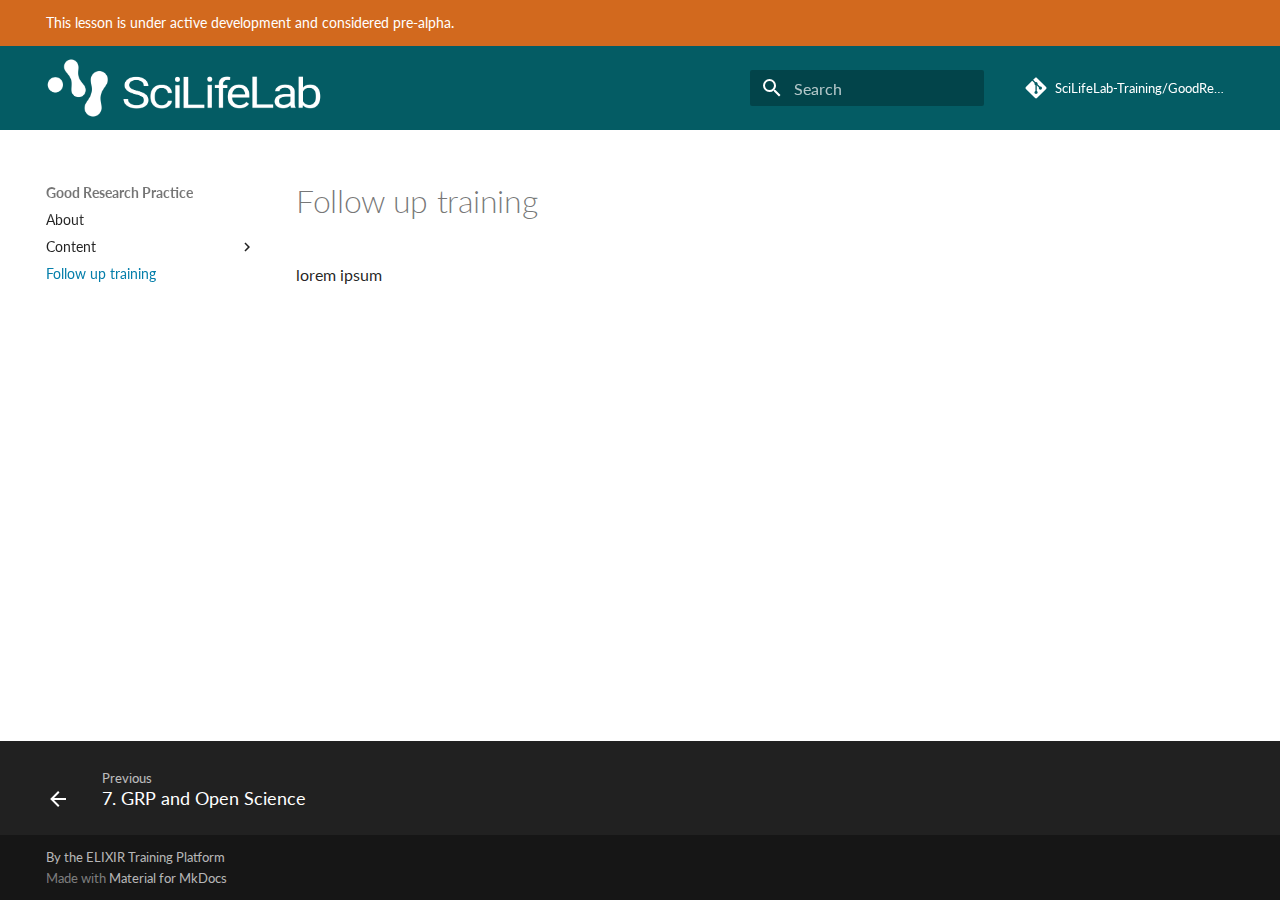
<file: follow_up_training/index.html>
<!doctype html>
<html lang="en" class="no-js">
  <head>
    
      <meta charset="utf-8">
      <meta name="viewport" content="width=device-width,initial-scale=1">
      
      
      
      
        <link rel="prev" href="../chapters/chapter_07/">
      
      
      
        
      
      
      <link rel="icon" href="../assets/images/SciLifeLab_symbol_green.png">
      <meta name="generator" content="mkdocs-1.6.1, mkdocs-material-9.7.0">
    
    
      
        <title>Follow up training - Good Research Practice</title>
      
    
    
      <link rel="stylesheet" href="../assets/stylesheets/main.618322db.min.css">
      
      


    
    
      
    
    
      
        
        
        <link rel="preconnect" href="https://fonts.gstatic.com" crossorigin>
        <link rel="stylesheet" href="https://fonts.googleapis.com/css?family=Lato:300,300i,400,400i,700,700i%7CRoboto+Mono:400,400i,700,700i&display=fallback">
        <style>:root{--md-text-font:"Lato";--md-code-font:"Roboto Mono"}</style>
      
    
    
      <link rel="stylesheet" href="../stylesheets/extra.css">
    
      <link rel="stylesheet" href="../stylesheets/neoteroi-mkdocs.css">
    
    <script>__md_scope=new URL("..",location),__md_hash=e=>[...e].reduce(((e,_)=>(e<<5)-e+_.charCodeAt(0)),0),__md_get=(e,_=localStorage,t=__md_scope)=>JSON.parse(_.getItem(t.pathname+"."+e)),__md_set=(e,_,t=localStorage,a=__md_scope)=>{try{t.setItem(a.pathname+"."+e,JSON.stringify(_))}catch(e){}}</script>
    
      

    
    
  </head>
  
  
    <body dir="ltr">
  
    
    <input class="md-toggle" data-md-toggle="drawer" type="checkbox" id="__drawer" autocomplete="off">
    <input class="md-toggle" data-md-toggle="search" type="checkbox" id="__search" autocomplete="off">
    <label class="md-overlay" for="__drawer"></label>
    <div data-md-component="skip">
      
    </div>
    <div data-md-component="announce">
      
        <aside class="md-banner">
          <div class="md-banner__inner md-grid md-typeset">
            
            
This lesson is under active development and considered pre-alpha.

          </div>
          
        </aside>
      
    </div>
    
    
      

  

<header class="md-header md-header--shadow" data-md-component="header">
  <nav class="md-header__inner md-grid" aria-label="Header">
    <a href=".." title="Good Research Practice" class="md-header__button md-logo" aria-label="Good Research Practice" data-md-component="logo">
      
  <img src="../assets/images/SciLifeLab_Logotype_NEG.png" alt="logo">

    </a>
    <label class="md-header__button md-icon" for="__drawer">
      
      <svg xmlns="http://www.w3.org/2000/svg" viewBox="0 0 24 24"><path d="M3 6h18v2H3zm0 5h18v2H3zm0 5h18v2H3z"/></svg>
    </label>
    <div class="md-header__title" data-md-component="header-title">
      <div class="md-header__ellipsis">
        <div class="md-header__topic">
          <span class="md-ellipsis">
            Good Research Practice
          </span>
        </div>
        <div class="md-header__topic" data-md-component="header-topic">
          <span class="md-ellipsis">
            
              Follow up training
            
          </span>
        </div>
      </div>
    </div>
    
    
      <script>var palette=__md_get("__palette");if(palette&&palette.color){if("(prefers-color-scheme)"===palette.color.media){var media=matchMedia("(prefers-color-scheme: light)"),input=document.querySelector(media.matches?"[data-md-color-media='(prefers-color-scheme: light)']":"[data-md-color-media='(prefers-color-scheme: dark)']");palette.color.media=input.getAttribute("data-md-color-media"),palette.color.scheme=input.getAttribute("data-md-color-scheme"),palette.color.primary=input.getAttribute("data-md-color-primary"),palette.color.accent=input.getAttribute("data-md-color-accent")}for(var[key,value]of Object.entries(palette.color))document.body.setAttribute("data-md-color-"+key,value)}</script>
    
    
    
      
      
        <label class="md-header__button md-icon" for="__search">
          
          <svg xmlns="http://www.w3.org/2000/svg" viewBox="0 0 24 24"><path d="M9.5 3A6.5 6.5 0 0 1 16 9.5c0 1.61-.59 3.09-1.56 4.23l.27.27h.79l5 5-1.5 1.5-5-5v-.79l-.27-.27A6.52 6.52 0 0 1 9.5 16 6.5 6.5 0 0 1 3 9.5 6.5 6.5 0 0 1 9.5 3m0 2C7 5 5 7 5 9.5S7 14 9.5 14 14 12 14 9.5 12 5 9.5 5"/></svg>
        </label>
        <div class="md-search" data-md-component="search" role="dialog">
  <label class="md-search__overlay" for="__search"></label>
  <div class="md-search__inner" role="search">
    <form class="md-search__form" name="search">
      <input type="text" class="md-search__input" name="query" aria-label="Search" placeholder="Search" autocapitalize="off" autocorrect="off" autocomplete="off" spellcheck="false" data-md-component="search-query" required>
      <label class="md-search__icon md-icon" for="__search">
        
        <svg xmlns="http://www.w3.org/2000/svg" viewBox="0 0 24 24"><path d="M9.5 3A6.5 6.5 0 0 1 16 9.5c0 1.61-.59 3.09-1.56 4.23l.27.27h.79l5 5-1.5 1.5-5-5v-.79l-.27-.27A6.52 6.52 0 0 1 9.5 16 6.5 6.5 0 0 1 3 9.5 6.5 6.5 0 0 1 9.5 3m0 2C7 5 5 7 5 9.5S7 14 9.5 14 14 12 14 9.5 12 5 9.5 5"/></svg>
        
        <svg xmlns="http://www.w3.org/2000/svg" viewBox="0 0 24 24"><path d="M20 11v2H8l5.5 5.5-1.42 1.42L4.16 12l7.92-7.92L13.5 5.5 8 11z"/></svg>
      </label>
      <nav class="md-search__options" aria-label="Search">
        
        <button type="reset" class="md-search__icon md-icon" title="Clear" aria-label="Clear" tabindex="-1">
          
          <svg xmlns="http://www.w3.org/2000/svg" viewBox="0 0 24 24"><path d="M19 6.41 17.59 5 12 10.59 6.41 5 5 6.41 10.59 12 5 17.59 6.41 19 12 13.41 17.59 19 19 17.59 13.41 12z"/></svg>
        </button>
      </nav>
      
    </form>
    <div class="md-search__output">
      <div class="md-search__scrollwrap" tabindex="0" data-md-scrollfix>
        <div class="md-search-result" data-md-component="search-result">
          <div class="md-search-result__meta">
            Initializing search
          </div>
          <ol class="md-search-result__list" role="presentation"></ol>
        </div>
      </div>
    </div>
  </div>
</div>
      
    
    
      <div class="md-header__source">
        <a href="https://scilifelab-training.github.io/Good-Research-Practice/" title="Go to repository" class="md-source" data-md-component="source">
  <div class="md-source__icon md-icon">
    
    <svg xmlns="http://www.w3.org/2000/svg" viewBox="0 0 448 512"><!--! Font Awesome Free 7.1.0 by @fontawesome - https://fontawesome.com License - https://fontawesome.com/license/free (Icons: CC BY 4.0, Fonts: SIL OFL 1.1, Code: MIT License) Copyright 2025 Fonticons, Inc.--><path d="M439.6 236.1 244 40.5c-5.4-5.5-12.8-8.5-20.4-8.5s-15 3-20.4 8.4L162.5 81l51.5 51.5c27.1-9.1 52.7 16.8 43.4 43.7l49.7 49.7c34.2-11.8 61.2 31 35.5 56.7-26.5 26.5-70.2-2.9-56-37.3L240.3 199v121.9c25.3 12.5 22.3 41.8 9.1 55-6.4 6.4-15.2 10.1-24.3 10.1s-17.8-3.6-24.3-10.1c-17.6-17.6-11.1-46.9 11.2-56v-123c-20.8-8.5-24.6-30.7-18.6-45L142.6 101 8.5 235.1C3 240.6 0 247.9 0 255.5s3 15 8.5 20.4l195.6 195.7c5.4 5.4 12.7 8.4 20.4 8.4s15-3 20.4-8.4l194.7-194.7c5.4-5.4 8.4-12.8 8.4-20.4s-3-15-8.4-20.4"/></svg>
  </div>
  <div class="md-source__repository">
    SciLifeLab-Training/GoodResearchPractice
  </div>
</a>
      </div>
    
  </nav>
  
</header>
    
    <div class="md-container" data-md-component="container">
      
      
        
          
        
      
      <main class="md-main" data-md-component="main">
        <div class="md-main__inner md-grid">
          
            
              
              <div class="md-sidebar md-sidebar--primary" data-md-component="sidebar" data-md-type="navigation" >
                <div class="md-sidebar__scrollwrap">
                  <div class="md-sidebar__inner">
                    



  

<nav class="md-nav md-nav--primary md-nav--integrated" aria-label="Navigation" data-md-level="0">
  <label class="md-nav__title" for="__drawer">
    <a href=".." title="Good Research Practice" class="md-nav__button md-logo" aria-label="Good Research Practice" data-md-component="logo">
      
  <img src="../assets/images/SciLifeLab_Logotype_NEG.png" alt="logo">

    </a>
    Good Research Practice
  </label>
  
    <div class="md-nav__source">
      <a href="https://scilifelab-training.github.io/Good-Research-Practice/" title="Go to repository" class="md-source" data-md-component="source">
  <div class="md-source__icon md-icon">
    
    <svg xmlns="http://www.w3.org/2000/svg" viewBox="0 0 448 512"><!--! Font Awesome Free 7.1.0 by @fontawesome - https://fontawesome.com License - https://fontawesome.com/license/free (Icons: CC BY 4.0, Fonts: SIL OFL 1.1, Code: MIT License) Copyright 2025 Fonticons, Inc.--><path d="M439.6 236.1 244 40.5c-5.4-5.5-12.8-8.5-20.4-8.5s-15 3-20.4 8.4L162.5 81l51.5 51.5c27.1-9.1 52.7 16.8 43.4 43.7l49.7 49.7c34.2-11.8 61.2 31 35.5 56.7-26.5 26.5-70.2-2.9-56-37.3L240.3 199v121.9c25.3 12.5 22.3 41.8 9.1 55-6.4 6.4-15.2 10.1-24.3 10.1s-17.8-3.6-24.3-10.1c-17.6-17.6-11.1-46.9 11.2-56v-123c-20.8-8.5-24.6-30.7-18.6-45L142.6 101 8.5 235.1C3 240.6 0 247.9 0 255.5s3 15 8.5 20.4l195.6 195.7c5.4 5.4 12.7 8.4 20.4 8.4s15-3 20.4-8.4l194.7-194.7c5.4-5.4 8.4-12.8 8.4-20.4s-3-15-8.4-20.4"/></svg>
  </div>
  <div class="md-source__repository">
    SciLifeLab-Training/GoodResearchPractice
  </div>
</a>
    </div>
  
  <ul class="md-nav__list" data-md-scrollfix>
    
      
      
  
  
  
  
    <li class="md-nav__item">
      <a href=".." class="md-nav__link">
        
  
  
  <span class="md-ellipsis">
    
  
    About
  

    
  </span>
  
  

      </a>
    </li>
  

    
      
      
  
  
  
  
    
    
    
    
    
    <li class="md-nav__item md-nav__item--nested">
      
        
        
        <input class="md-nav__toggle md-toggle " type="checkbox" id="__nav_2" >
        
          
          <label class="md-nav__link" for="__nav_2" id="__nav_2_label" tabindex="0">
            
  
  
  <span class="md-ellipsis">
    
  
    Content
  

    
  </span>
  
  

            <span class="md-nav__icon md-icon"></span>
          </label>
        
        <nav class="md-nav" data-md-level="1" aria-labelledby="__nav_2_label" aria-expanded="false">
          <label class="md-nav__title" for="__nav_2">
            <span class="md-nav__icon md-icon"></span>
            
  
    Content
  

          </label>
          <ul class="md-nav__list" data-md-scrollfix>
            
              
                
  
  
  
  
    <li class="md-nav__item">
      <a href="../chapters/chapter_01/" class="md-nav__link">
        
  
  
  <span class="md-ellipsis">
    
  
    1. Introduction to GRP
  

    
  </span>
  
  

      </a>
    </li>
  

              
            
              
                
  
  
  
  
    <li class="md-nav__item">
      <a href="../chapters/chapter_02/" class="md-nav__link">
        
  
  
  <span class="md-ellipsis">
    
  
    2. GRP in acquiring funding
  

    
  </span>
  
  

      </a>
    </li>
  

              
            
              
                
  
  
  
  
    <li class="md-nav__item">
      <a href="../chapters/chapter_03/" class="md-nav__link">
        
  
  
  <span class="md-ellipsis">
    
  
    3. GRP in experimental research
  

    
  </span>
  
  

      </a>
    </li>
  

              
            
              
                
  
  
  
  
    <li class="md-nav__item">
      <a href="../chapters/chapter_04/" class="md-nav__link">
        
  
  
  <span class="md-ellipsis">
    
  
    4. GRP in (inter)national collaboration
  

    
  </span>
  
  

      </a>
    </li>
  

              
            
              
                
  
  
  
  
    <li class="md-nav__item">
      <a href="../chapters/chapter_05/" class="md-nav__link">
        
  
  
  <span class="md-ellipsis">
    
  
    5. GRP in publishing and reviewing
  

    
  </span>
  
  

      </a>
    </li>
  

              
            
              
                
  
  
  
  
    <li class="md-nav__item">
      <a href="../chapters/chapter_06/" class="md-nav__link">
        
  
  
  <span class="md-ellipsis">
    
  
    6. Scientific misconduct
  

    
  </span>
  
  

      </a>
    </li>
  

              
            
              
                
  
  
  
  
    <li class="md-nav__item">
      <a href="../chapters/chapter_07/" class="md-nav__link">
        
  
  
  <span class="md-ellipsis">
    
  
    7. GRP and Open Science
  

    
  </span>
  
  

      </a>
    </li>
  

              
            
              
                
  
  
  
  
    <li class="md-nav__item">
      <a href="../references.md" class="md-nav__link">
        
  
  
  <span class="md-ellipsis">
    
  
    References
  

    
  </span>
  
  

      </a>
    </li>
  

              
            
          </ul>
        </nav>
      
    </li>
  

    
      
      
  
  
    
  
  
  
    <li class="md-nav__item md-nav__item--active">
      
      <input class="md-nav__toggle md-toggle" type="checkbox" id="__toc">
      
      
      
      <a href="./" class="md-nav__link md-nav__link--active">
        
  
  
  <span class="md-ellipsis">
    
  
    Follow up training
  

    
  </span>
  
  

      </a>
      
    </li>
  

    
  </ul>
</nav>
                  </div>
                </div>
              </div>
            
            
          
          
            <div class="md-content" data-md-component="content">
              
              <article class="md-content__inner md-typeset">
                
                  


  
  


  <h1>Follow up training</h1>

<p>lorem ipsum</p>












                
              </article>
            </div>
          
          
<script>var target=document.getElementById(location.hash.slice(1));target&&target.name&&(target.checked=target.name.startsWith("__tabbed_"))</script>
        </div>
        
          <button type="button" class="md-top md-icon" data-md-component="top" hidden>
  
  <svg xmlns="http://www.w3.org/2000/svg" viewBox="0 0 24 24"><path d="M13 20h-2V8l-5.5 5.5-1.42-1.42L12 4.16l7.92 7.92-1.42 1.42L13 8z"/></svg>
  Back to top
</button>
        
      </main>
      
        <footer class="md-footer">
  
    
      
      <nav class="md-footer__inner md-grid" aria-label="Footer" >
        
          
          <a href="../chapters/chapter_07/" class="md-footer__link md-footer__link--prev" aria-label="Previous: 7. GRP and Open Science">
            <div class="md-footer__button md-icon">
              
              <svg xmlns="http://www.w3.org/2000/svg" viewBox="0 0 24 24"><path d="M20 11v2H8l5.5 5.5-1.42 1.42L4.16 12l7.92-7.92L13.5 5.5 8 11z"/></svg>
            </div>
            <div class="md-footer__title">
              <span class="md-footer__direction">
                Previous
              </span>
              <div class="md-ellipsis">
                7. GRP and Open Science
              </div>
            </div>
          </a>
        
        
      </nav>
    
  
  <div class="md-footer-meta md-typeset">
    <div class="md-footer-meta__inner md-grid">
      <div class="md-copyright">
  
    <div class="md-copyright__highlight">
      By the ELIXIR Training Platform
    </div>
  
  
    Made with
    <a href="https://squidfunk.github.io/mkdocs-material/" target="_blank" rel="noopener">
      Material for MkDocs
    </a>
  
</div>
      
    </div>
  </div>
</footer>
      
    </div>
    <div class="md-dialog" data-md-component="dialog">
      <div class="md-dialog__inner md-typeset"></div>
    </div>
    
    
    
      
      
      <script id="__config" type="application/json">{"annotate": null, "base": "..", "features": ["navigation.top", "navigation.footer", "toc.integrate"], "search": "../assets/javascripts/workers/search.7a47a382.min.js", "tags": null, "translations": {"clipboard.copied": "Copied to clipboard", "clipboard.copy": "Copy to clipboard", "search.result.more.one": "1 more on this page", "search.result.more.other": "# more on this page", "search.result.none": "No matching documents", "search.result.one": "1 matching document", "search.result.other": "# matching documents", "search.result.placeholder": "Type to start searching", "search.result.term.missing": "Missing", "select.version": "Select version"}, "version": null}</script>
    
    
      <script src="../assets/javascripts/bundle.e71a0d61.min.js"></script>
      
    
  </body>
</html>
</file>
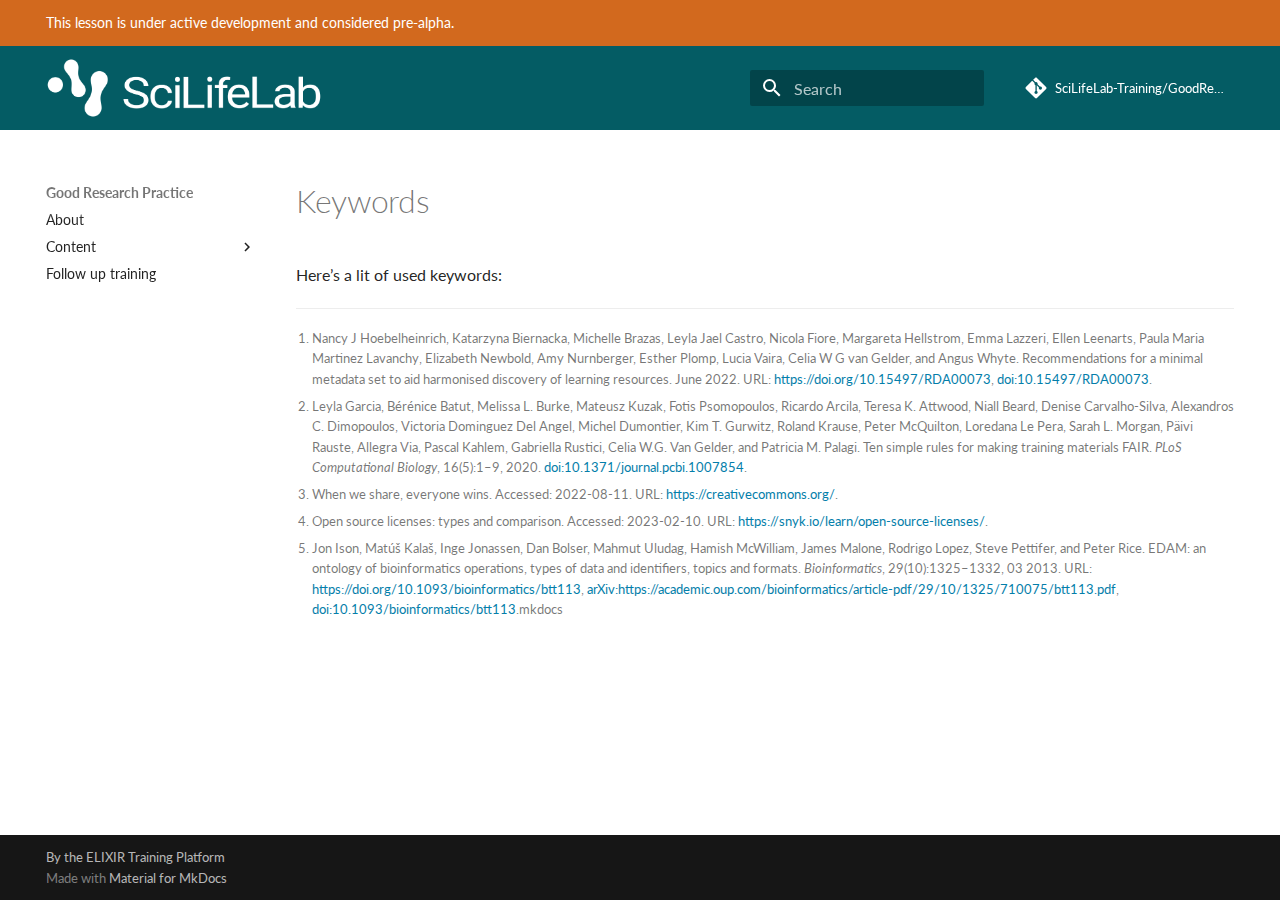
<file: keywords/index.html>
<!doctype html>
<html lang="en" class="no-js">
  <head>
    
      <meta charset="utf-8">
      <meta name="viewport" content="width=device-width,initial-scale=1">
      
      
      
      
      
      
        
      
      
      <link rel="icon" href="../assets/images/SciLifeLab_symbol_green.png">
      <meta name="generator" content="mkdocs-1.6.1, mkdocs-material-9.7.0">
    
    
      
        <title>Keywords - Good Research Practice</title>
      
    
    
      <link rel="stylesheet" href="../assets/stylesheets/main.618322db.min.css">
      
      


    
    
      
    
    
      
        
        
        <link rel="preconnect" href="https://fonts.gstatic.com" crossorigin>
        <link rel="stylesheet" href="https://fonts.googleapis.com/css?family=Lato:300,300i,400,400i,700,700i%7CRoboto+Mono:400,400i,700,700i&display=fallback">
        <style>:root{--md-text-font:"Lato";--md-code-font:"Roboto Mono"}</style>
      
    
    
      <link rel="stylesheet" href="../stylesheets/extra.css">
    
      <link rel="stylesheet" href="../stylesheets/neoteroi-mkdocs.css">
    
    <script>__md_scope=new URL("..",location),__md_hash=e=>[...e].reduce(((e,_)=>(e<<5)-e+_.charCodeAt(0)),0),__md_get=(e,_=localStorage,t=__md_scope)=>JSON.parse(_.getItem(t.pathname+"."+e)),__md_set=(e,_,t=localStorage,a=__md_scope)=>{try{t.setItem(a.pathname+"."+e,JSON.stringify(_))}catch(e){}}</script>
    
      

    
    
  </head>
  
  
    <body dir="ltr">
  
    
    <input class="md-toggle" data-md-toggle="drawer" type="checkbox" id="__drawer" autocomplete="off">
    <input class="md-toggle" data-md-toggle="search" type="checkbox" id="__search" autocomplete="off">
    <label class="md-overlay" for="__drawer"></label>
    <div data-md-component="skip">
      
    </div>
    <div data-md-component="announce">
      
        <aside class="md-banner">
          <div class="md-banner__inner md-grid md-typeset">
            
            
This lesson is under active development and considered pre-alpha.

          </div>
          
        </aside>
      
    </div>
    
    
      

  

<header class="md-header md-header--shadow" data-md-component="header">
  <nav class="md-header__inner md-grid" aria-label="Header">
    <a href=".." title="Good Research Practice" class="md-header__button md-logo" aria-label="Good Research Practice" data-md-component="logo">
      
  <img src="../assets/images/SciLifeLab_Logotype_NEG.png" alt="logo">

    </a>
    <label class="md-header__button md-icon" for="__drawer">
      
      <svg xmlns="http://www.w3.org/2000/svg" viewBox="0 0 24 24"><path d="M3 6h18v2H3zm0 5h18v2H3zm0 5h18v2H3z"/></svg>
    </label>
    <div class="md-header__title" data-md-component="header-title">
      <div class="md-header__ellipsis">
        <div class="md-header__topic">
          <span class="md-ellipsis">
            Good Research Practice
          </span>
        </div>
        <div class="md-header__topic" data-md-component="header-topic">
          <span class="md-ellipsis">
            
              Keywords
            
          </span>
        </div>
      </div>
    </div>
    
    
      <script>var palette=__md_get("__palette");if(palette&&palette.color){if("(prefers-color-scheme)"===palette.color.media){var media=matchMedia("(prefers-color-scheme: light)"),input=document.querySelector(media.matches?"[data-md-color-media='(prefers-color-scheme: light)']":"[data-md-color-media='(prefers-color-scheme: dark)']");palette.color.media=input.getAttribute("data-md-color-media"),palette.color.scheme=input.getAttribute("data-md-color-scheme"),palette.color.primary=input.getAttribute("data-md-color-primary"),palette.color.accent=input.getAttribute("data-md-color-accent")}for(var[key,value]of Object.entries(palette.color))document.body.setAttribute("data-md-color-"+key,value)}</script>
    
    
    
      
      
        <label class="md-header__button md-icon" for="__search">
          
          <svg xmlns="http://www.w3.org/2000/svg" viewBox="0 0 24 24"><path d="M9.5 3A6.5 6.5 0 0 1 16 9.5c0 1.61-.59 3.09-1.56 4.23l.27.27h.79l5 5-1.5 1.5-5-5v-.79l-.27-.27A6.52 6.52 0 0 1 9.5 16 6.5 6.5 0 0 1 3 9.5 6.5 6.5 0 0 1 9.5 3m0 2C7 5 5 7 5 9.5S7 14 9.5 14 14 12 14 9.5 12 5 9.5 5"/></svg>
        </label>
        <div class="md-search" data-md-component="search" role="dialog">
  <label class="md-search__overlay" for="__search"></label>
  <div class="md-search__inner" role="search">
    <form class="md-search__form" name="search">
      <input type="text" class="md-search__input" name="query" aria-label="Search" placeholder="Search" autocapitalize="off" autocorrect="off" autocomplete="off" spellcheck="false" data-md-component="search-query" required>
      <label class="md-search__icon md-icon" for="__search">
        
        <svg xmlns="http://www.w3.org/2000/svg" viewBox="0 0 24 24"><path d="M9.5 3A6.5 6.5 0 0 1 16 9.5c0 1.61-.59 3.09-1.56 4.23l.27.27h.79l5 5-1.5 1.5-5-5v-.79l-.27-.27A6.52 6.52 0 0 1 9.5 16 6.5 6.5 0 0 1 3 9.5 6.5 6.5 0 0 1 9.5 3m0 2C7 5 5 7 5 9.5S7 14 9.5 14 14 12 14 9.5 12 5 9.5 5"/></svg>
        
        <svg xmlns="http://www.w3.org/2000/svg" viewBox="0 0 24 24"><path d="M20 11v2H8l5.5 5.5-1.42 1.42L4.16 12l7.92-7.92L13.5 5.5 8 11z"/></svg>
      </label>
      <nav class="md-search__options" aria-label="Search">
        
        <button type="reset" class="md-search__icon md-icon" title="Clear" aria-label="Clear" tabindex="-1">
          
          <svg xmlns="http://www.w3.org/2000/svg" viewBox="0 0 24 24"><path d="M19 6.41 17.59 5 12 10.59 6.41 5 5 6.41 10.59 12 5 17.59 6.41 19 12 13.41 17.59 19 19 17.59 13.41 12z"/></svg>
        </button>
      </nav>
      
    </form>
    <div class="md-search__output">
      <div class="md-search__scrollwrap" tabindex="0" data-md-scrollfix>
        <div class="md-search-result" data-md-component="search-result">
          <div class="md-search-result__meta">
            Initializing search
          </div>
          <ol class="md-search-result__list" role="presentation"></ol>
        </div>
      </div>
    </div>
  </div>
</div>
      
    
    
      <div class="md-header__source">
        <a href="https://scilifelab-training.github.io/Good-Research-Practice/" title="Go to repository" class="md-source" data-md-component="source">
  <div class="md-source__icon md-icon">
    
    <svg xmlns="http://www.w3.org/2000/svg" viewBox="0 0 448 512"><!--! Font Awesome Free 7.1.0 by @fontawesome - https://fontawesome.com License - https://fontawesome.com/license/free (Icons: CC BY 4.0, Fonts: SIL OFL 1.1, Code: MIT License) Copyright 2025 Fonticons, Inc.--><path d="M439.6 236.1 244 40.5c-5.4-5.5-12.8-8.5-20.4-8.5s-15 3-20.4 8.4L162.5 81l51.5 51.5c27.1-9.1 52.7 16.8 43.4 43.7l49.7 49.7c34.2-11.8 61.2 31 35.5 56.7-26.5 26.5-70.2-2.9-56-37.3L240.3 199v121.9c25.3 12.5 22.3 41.8 9.1 55-6.4 6.4-15.2 10.1-24.3 10.1s-17.8-3.6-24.3-10.1c-17.6-17.6-11.1-46.9 11.2-56v-123c-20.8-8.5-24.6-30.7-18.6-45L142.6 101 8.5 235.1C3 240.6 0 247.9 0 255.5s3 15 8.5 20.4l195.6 195.7c5.4 5.4 12.7 8.4 20.4 8.4s15-3 20.4-8.4l194.7-194.7c5.4-5.4 8.4-12.8 8.4-20.4s-3-15-8.4-20.4"/></svg>
  </div>
  <div class="md-source__repository">
    SciLifeLab-Training/GoodResearchPractice
  </div>
</a>
      </div>
    
  </nav>
  
</header>
    
    <div class="md-container" data-md-component="container">
      
      
        
          
        
      
      <main class="md-main" data-md-component="main">
        <div class="md-main__inner md-grid">
          
            
              
              <div class="md-sidebar md-sidebar--primary" data-md-component="sidebar" data-md-type="navigation" >
                <div class="md-sidebar__scrollwrap">
                  <div class="md-sidebar__inner">
                    



  

<nav class="md-nav md-nav--primary md-nav--integrated" aria-label="Navigation" data-md-level="0">
  <label class="md-nav__title" for="__drawer">
    <a href=".." title="Good Research Practice" class="md-nav__button md-logo" aria-label="Good Research Practice" data-md-component="logo">
      
  <img src="../assets/images/SciLifeLab_Logotype_NEG.png" alt="logo">

    </a>
    Good Research Practice
  </label>
  
    <div class="md-nav__source">
      <a href="https://scilifelab-training.github.io/Good-Research-Practice/" title="Go to repository" class="md-source" data-md-component="source">
  <div class="md-source__icon md-icon">
    
    <svg xmlns="http://www.w3.org/2000/svg" viewBox="0 0 448 512"><!--! Font Awesome Free 7.1.0 by @fontawesome - https://fontawesome.com License - https://fontawesome.com/license/free (Icons: CC BY 4.0, Fonts: SIL OFL 1.1, Code: MIT License) Copyright 2025 Fonticons, Inc.--><path d="M439.6 236.1 244 40.5c-5.4-5.5-12.8-8.5-20.4-8.5s-15 3-20.4 8.4L162.5 81l51.5 51.5c27.1-9.1 52.7 16.8 43.4 43.7l49.7 49.7c34.2-11.8 61.2 31 35.5 56.7-26.5 26.5-70.2-2.9-56-37.3L240.3 199v121.9c25.3 12.5 22.3 41.8 9.1 55-6.4 6.4-15.2 10.1-24.3 10.1s-17.8-3.6-24.3-10.1c-17.6-17.6-11.1-46.9 11.2-56v-123c-20.8-8.5-24.6-30.7-18.6-45L142.6 101 8.5 235.1C3 240.6 0 247.9 0 255.5s3 15 8.5 20.4l195.6 195.7c5.4 5.4 12.7 8.4 20.4 8.4s15-3 20.4-8.4l194.7-194.7c5.4-5.4 8.4-12.8 8.4-20.4s-3-15-8.4-20.4"/></svg>
  </div>
  <div class="md-source__repository">
    SciLifeLab-Training/GoodResearchPractice
  </div>
</a>
    </div>
  
  <ul class="md-nav__list" data-md-scrollfix>
    
      
      
  
  
  
  
    <li class="md-nav__item">
      <a href=".." class="md-nav__link">
        
  
  
  <span class="md-ellipsis">
    
  
    About
  

    
  </span>
  
  

      </a>
    </li>
  

    
      
      
  
  
  
  
    
    
    
    
    
    <li class="md-nav__item md-nav__item--nested">
      
        
        
        <input class="md-nav__toggle md-toggle " type="checkbox" id="__nav_2" >
        
          
          <label class="md-nav__link" for="__nav_2" id="__nav_2_label" tabindex="0">
            
  
  
  <span class="md-ellipsis">
    
  
    Content
  

    
  </span>
  
  

            <span class="md-nav__icon md-icon"></span>
          </label>
        
        <nav class="md-nav" data-md-level="1" aria-labelledby="__nav_2_label" aria-expanded="false">
          <label class="md-nav__title" for="__nav_2">
            <span class="md-nav__icon md-icon"></span>
            
  
    Content
  

          </label>
          <ul class="md-nav__list" data-md-scrollfix>
            
              
                
  
  
  
  
    <li class="md-nav__item">
      <a href="../chapters/chapter_01/" class="md-nav__link">
        
  
  
  <span class="md-ellipsis">
    
  
    1. Introduction to GRP
  

    
  </span>
  
  

      </a>
    </li>
  

              
            
              
                
  
  
  
  
    <li class="md-nav__item">
      <a href="../chapters/chapter_02/" class="md-nav__link">
        
  
  
  <span class="md-ellipsis">
    
  
    2. GRP in acquiring funding
  

    
  </span>
  
  

      </a>
    </li>
  

              
            
              
                
  
  
  
  
    <li class="md-nav__item">
      <a href="../chapters/chapter_03/" class="md-nav__link">
        
  
  
  <span class="md-ellipsis">
    
  
    3. GRP in experimental research
  

    
  </span>
  
  

      </a>
    </li>
  

              
            
              
                
  
  
  
  
    <li class="md-nav__item">
      <a href="../chapters/chapter_04/" class="md-nav__link">
        
  
  
  <span class="md-ellipsis">
    
  
    4. GRP in (inter)national collaboration
  

    
  </span>
  
  

      </a>
    </li>
  

              
            
              
                
  
  
  
  
    <li class="md-nav__item">
      <a href="../chapters/chapter_05/" class="md-nav__link">
        
  
  
  <span class="md-ellipsis">
    
  
    5. GRP in publishing and reviewing
  

    
  </span>
  
  

      </a>
    </li>
  

              
            
              
                
  
  
  
  
    <li class="md-nav__item">
      <a href="../chapters/chapter_06/" class="md-nav__link">
        
  
  
  <span class="md-ellipsis">
    
  
    6. Scientific misconduct
  

    
  </span>
  
  

      </a>
    </li>
  

              
            
              
                
  
  
  
  
    <li class="md-nav__item">
      <a href="../chapters/chapter_07/" class="md-nav__link">
        
  
  
  <span class="md-ellipsis">
    
  
    7. GRP and Open Science
  

    
  </span>
  
  

      </a>
    </li>
  

              
            
              
                
  
  
  
  
    <li class="md-nav__item">
      <a href="../references.md" class="md-nav__link">
        
  
  
  <span class="md-ellipsis">
    
  
    References
  

    
  </span>
  
  

      </a>
    </li>
  

              
            
          </ul>
        </nav>
      
    </li>
  

    
      
      
  
  
  
  
    <li class="md-nav__item">
      <a href="../follow_up_training/" class="md-nav__link">
        
  
  
  <span class="md-ellipsis">
    
  
    Follow up training
  

    
  </span>
  
  

      </a>
    </li>
  

    
  </ul>
</nav>
                  </div>
                </div>
              </div>
            
            
          
          
            <div class="md-content" data-md-component="content">
              
              <article class="md-content__inner md-typeset">
                
                  


  
  


  <h1>Keywords</h1>

<div><p>Here’s a lit of used keywords:</p>

<div class="footnote">
<hr>
<ol>
<li id="fn:hoebelheinrich_nancy_j_2022_6769695">
<p>Nancy J Hoebelheinrich, Katarzyna Biernacka, Michelle Brazas, Leyla Jael Castro, Nicola Fiore, Margareta Hellstrom, Emma Lazzeri, Ellen Leenarts, Paula Maria Martinez Lavanchy, Elizabeth Newbold, Amy Nurnberger, Esther Plomp, Lucia Vaira, Celia W G van Gelder, and Angus Whyte. Recommendations for a minimal metadata set to aid harmonised discovery of learning resources. June 2022. URL: <a href="https://doi.org/10.15497/RDA00073">https://doi.org/10.15497/RDA00073</a>, <a href="https://doi.org/10.15497/RDA00073">doi:10.15497/RDA00073</a>. <a class="footnote-backref" href="#fnref:hoebelheinrich_nancy_j_2022_6769695" title="Jump back to footnote 1 in the text">↩</a></p>
</li>
<li id="fn:Garcia2020">
<p>Leyla Garcia, Bérénice Batut, Melissa L. Burke, Mateusz Kuzak, Fotis Psomopoulos, Ricardo Arcila, Teresa K. Attwood, Niall Beard, Denise Carvalho-Silva, Alexandros C. Dimopoulos, Victoria Dominguez Del Angel, Michel Dumontier, Kim T. Gurwitz, Roland Krause, Peter McQuilton, Loredana Le Pera, Sarah L. Morgan, Päivi Rauste, Allegra Via, Pascal Kahlem, Gabriella Rustici, Celia W.G. Van Gelder, and Patricia M. Palagi. Ten simple rules for making training materials FAIR. <em>PLoS Computational Biology</em>, 16(5):1–9, 2020. <a href="https://doi.org/10.1371/journal.pcbi.1007854">doi:10.1371/journal.pcbi.1007854</a>. <a class="footnote-backref" href="#fnref:Garcia2020" title="Jump back to footnote 2 in the text">↩</a></p>
</li>
<li id="fn:creative_commons_2022">
<p>When we share, everyone wins. Accessed: 2022-08-11. URL: <a href="https://creativecommons.org/">https://creativecommons.org/</a>. <a class="footnote-backref" href="#fnref:creative_commons_2022" title="Jump back to footnote 3 in the text">↩</a></p>
</li>
<li id="fn:open-source-licenses">
<p>Open source licenses: types and comparison. Accessed: 2023-02-10. URL: <a href="https://snyk.io/learn/open-source-licenses/">https://snyk.io/learn/open-source-licenses/</a>. <a class="footnote-backref" href="#fnref:open-source-licenses" title="Jump back to footnote 4 in the text">↩</a></p>
</li>
<li id="fn:10.1093/bioinformatics/btt113">
<p>Jon Ison, Matúš Kalaš, Inge Jonassen, Dan Bolser, Mahmut Uludag, Hamish McWilliam, James Malone, Rodrigo Lopez, Steve Pettifer, and Peter Rice. EDAM: an ontology of bioinformatics operations, types of data and identifiers, topics and formats. <em>Bioinformatics</em>, 29(10):1325–1332, 03 2013. URL: <a href="https://doi.org/10.1093/bioinformatics/btt113">https://doi.org/10.1093/bioinformatics/btt113</a>, <a href="https://arxiv.org/abs/https://academic.oup.com/bioinformatics/article-pdf/29/10/1325/710075/btt113.pdf">arXiv:https://academic.oup.com/bioinformatics/article-pdf/29/10/1325/710075/btt113.pdf</a>, <a href="https://doi.org/10.1093/bioinformatics/btt113">doi:10.1093/bioinformatics/btt113</a>.mkdocs <a class="footnote-backref" href="#fnref:10.1093/bioinformatics/btt113" title="Jump back to footnote 5 in the text">↩</a></p>
</li>
</ol>
</div></div>












                
              </article>
            </div>
          
          
<script>var target=document.getElementById(location.hash.slice(1));target&&target.name&&(target.checked=target.name.startsWith("__tabbed_"))</script>
        </div>
        
          <button type="button" class="md-top md-icon" data-md-component="top" hidden>
  
  <svg xmlns="http://www.w3.org/2000/svg" viewBox="0 0 24 24"><path d="M13 20h-2V8l-5.5 5.5-1.42-1.42L12 4.16l7.92 7.92-1.42 1.42L13 8z"/></svg>
  Back to top
</button>
        
      </main>
      
        <footer class="md-footer">
  
    
  
  <div class="md-footer-meta md-typeset">
    <div class="md-footer-meta__inner md-grid">
      <div class="md-copyright">
  
    <div class="md-copyright__highlight">
      By the ELIXIR Training Platform
    </div>
  
  
    Made with
    <a href="https://squidfunk.github.io/mkdocs-material/" target="_blank" rel="noopener">
      Material for MkDocs
    </a>
  
</div>
      
    </div>
  </div>
</footer>
      
    </div>
    <div class="md-dialog" data-md-component="dialog">
      <div class="md-dialog__inner md-typeset"></div>
    </div>
    
    
    
      
      
      <script id="__config" type="application/json">{"annotate": null, "base": "..", "features": ["navigation.top", "navigation.footer", "toc.integrate"], "search": "../assets/javascripts/workers/search.7a47a382.min.js", "tags": null, "translations": {"clipboard.copied": "Copied to clipboard", "clipboard.copy": "Copy to clipboard", "search.result.more.one": "1 more on this page", "search.result.more.other": "# more on this page", "search.result.none": "No matching documents", "search.result.one": "1 matching document", "search.result.other": "# matching documents", "search.result.placeholder": "Type to start searching", "search.result.term.missing": "Missing", "select.version": "Select version"}, "version": null}</script>
    
    
      <script src="../assets/javascripts/bundle.e71a0d61.min.js"></script>
      
    
  </body>
</html>
</file>
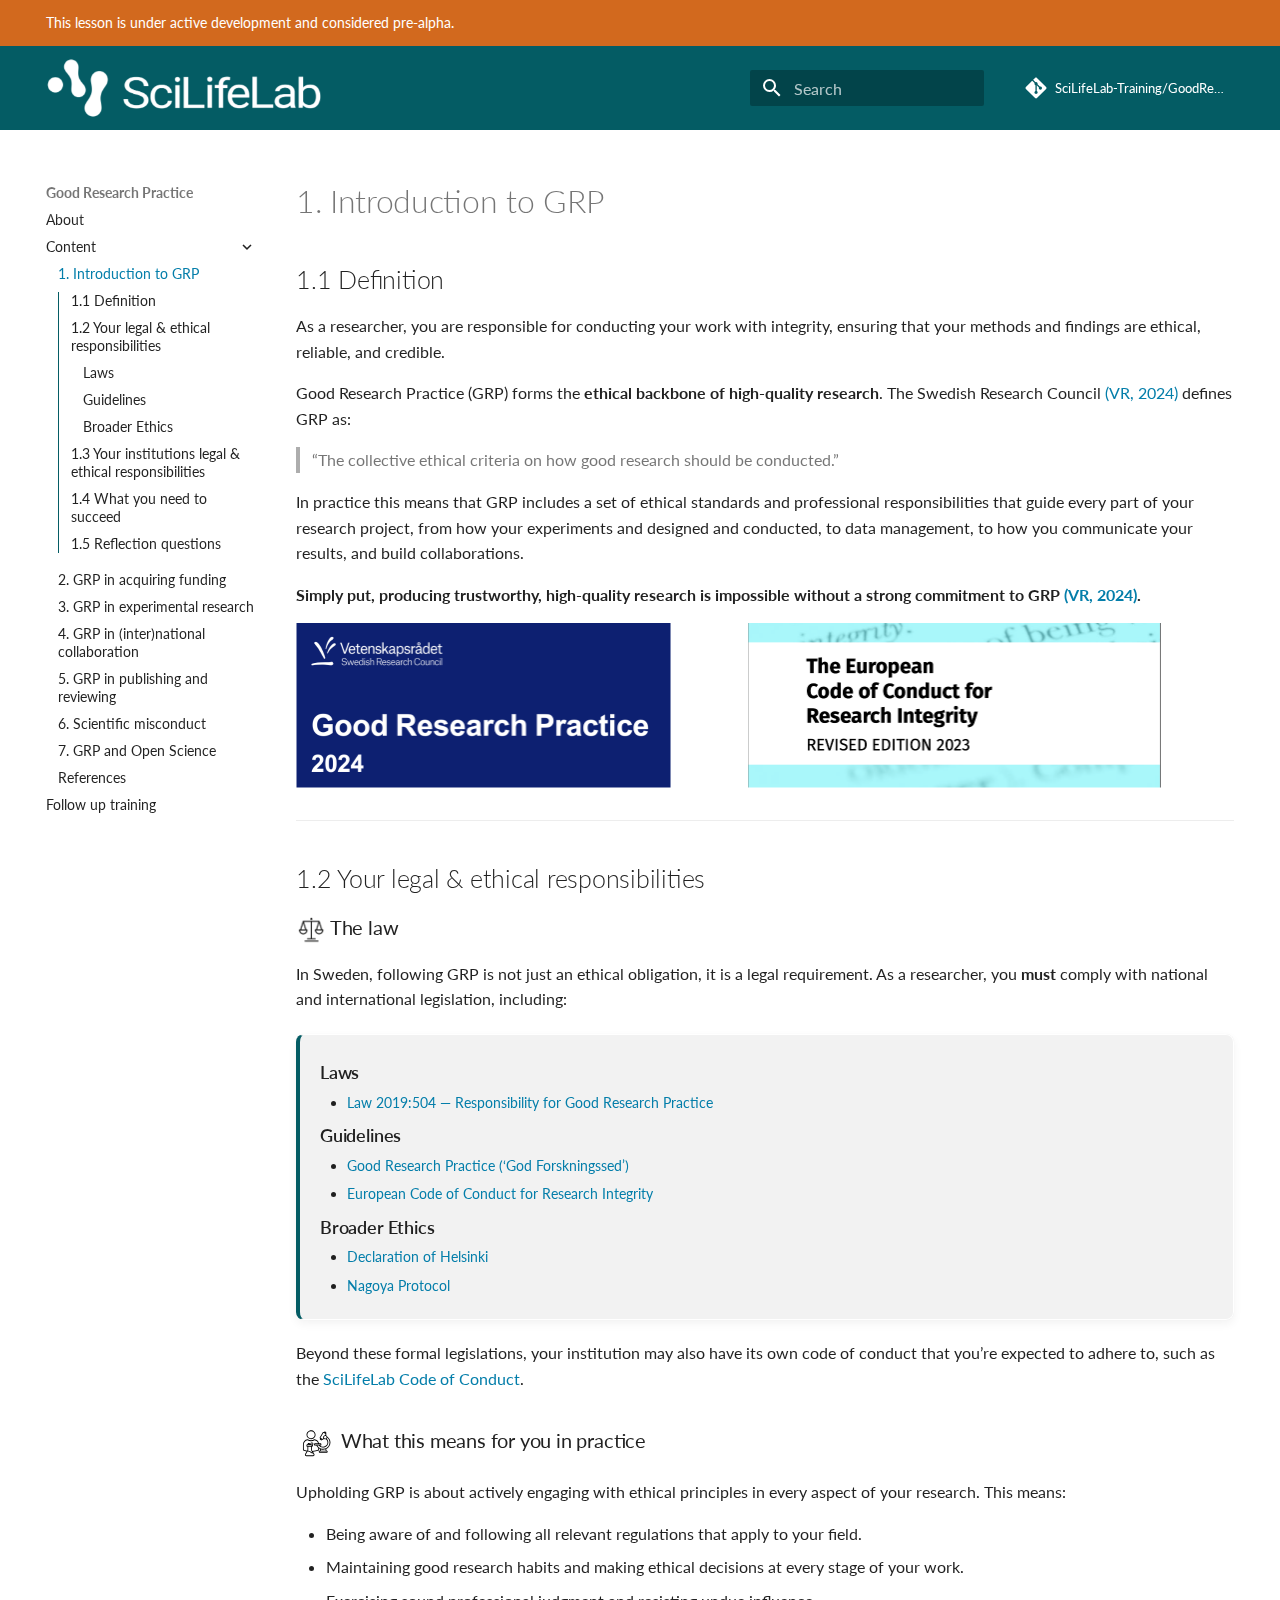
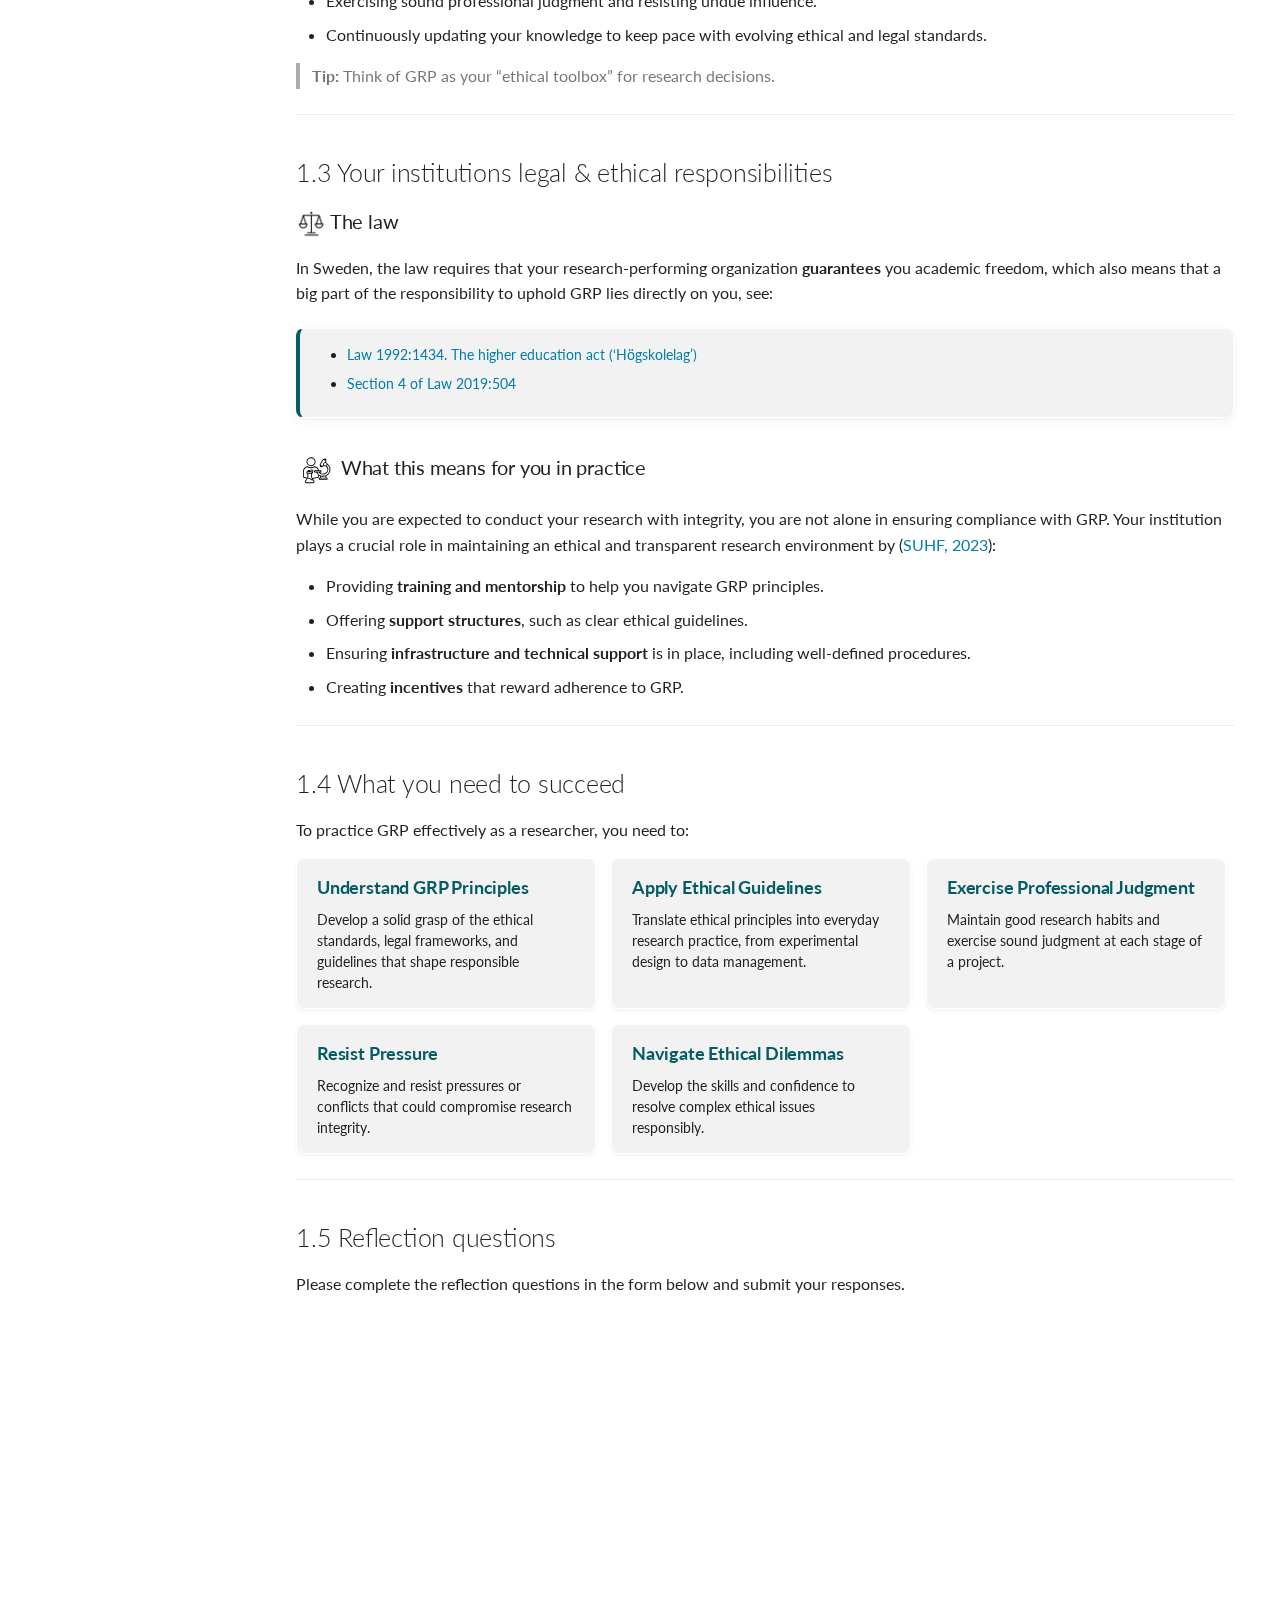
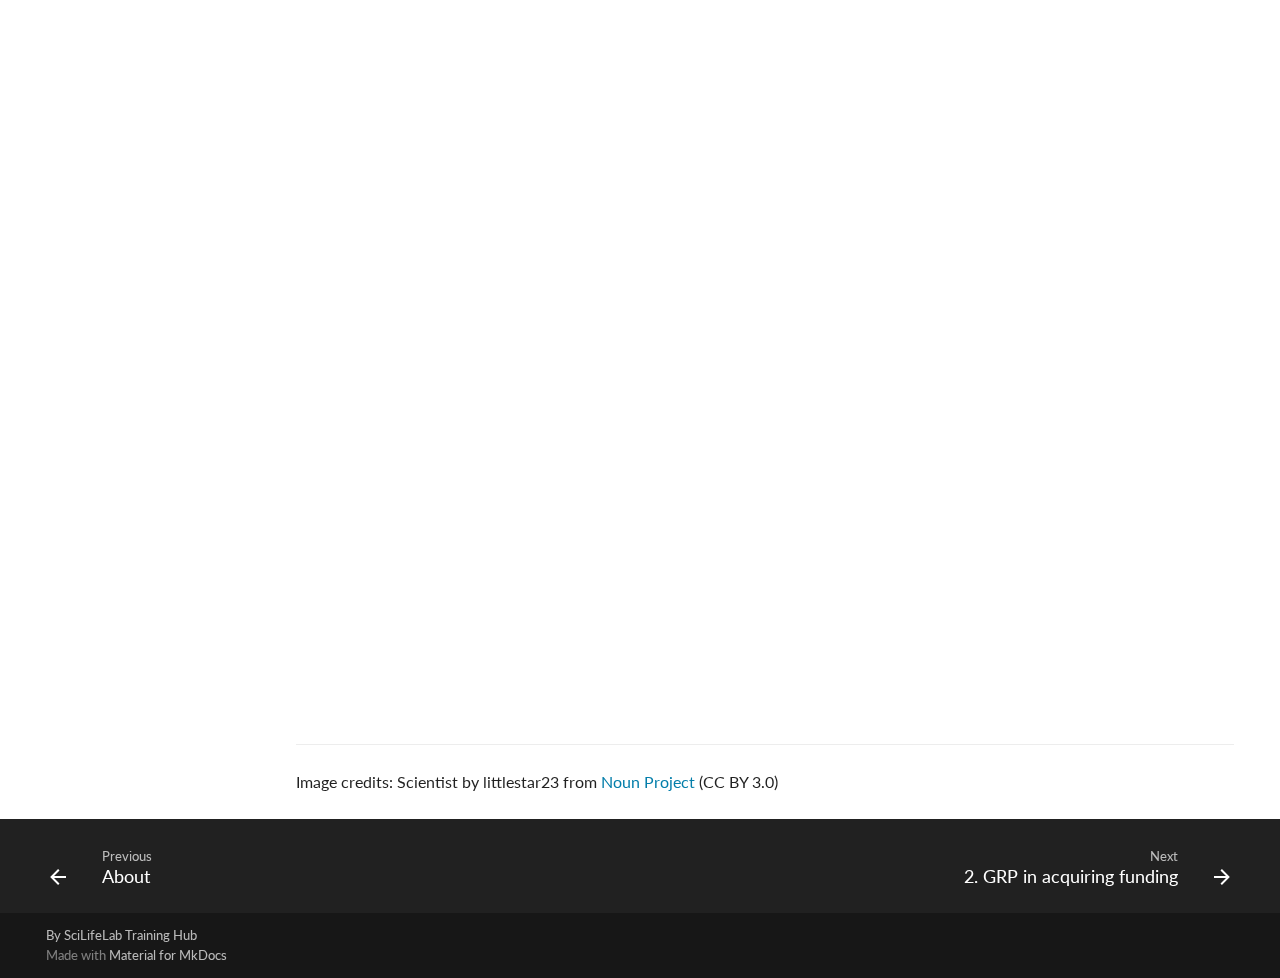
<file: chapters/chapter_01/index.html>
<!doctype html>
<html lang="en" class="no-js">
  <head>
    
      <meta charset="utf-8">
      <meta name="viewport" content="width=device-width,initial-scale=1">
      
      
      
      
        <link rel="prev" href="../..">
      
      
        <link rel="next" href="../chapter_02/">
      
      
        
      
      
      <link rel="icon" href="../../assets/images/SciLifeLab_symbol_green.png">
      <meta name="generator" content="mkdocs-1.6.1, mkdocs-material-9.7.0">
    
    
      
        <title>1. Introduction to GRP - Good Research Practice</title>
      
    
    
      <link rel="stylesheet" href="../../assets/stylesheets/main.618322db.min.css">
      
      


    
    
      
    
    
      
        
        
        <link rel="preconnect" href="https://fonts.gstatic.com" crossorigin>
        <link rel="stylesheet" href="https://fonts.googleapis.com/css?family=Lato:300,300i,400,400i,700,700i%7CRoboto+Mono:400,400i,700,700i&display=fallback">
        <style>:root{--md-text-font:"Lato";--md-code-font:"Roboto Mono"}</style>
      
    
    
      <link rel="stylesheet" href="../../stylesheets/extra.css">
    
      <link rel="stylesheet" href="../../stylesheets/neoteroi-mkdocs.css">
    
    <script>__md_scope=new URL("../..",location),__md_hash=e=>[...e].reduce(((e,_)=>(e<<5)-e+_.charCodeAt(0)),0),__md_get=(e,_=localStorage,t=__md_scope)=>JSON.parse(_.getItem(t.pathname+"."+e)),__md_set=(e,_,t=localStorage,a=__md_scope)=>{try{t.setItem(a.pathname+"."+e,JSON.stringify(_))}catch(e){}}</script>
    
      

    
    
  </head>
  
  
    <body dir="ltr">
  
    
    <input class="md-toggle" data-md-toggle="drawer" type="checkbox" id="__drawer" autocomplete="off">
    <input class="md-toggle" data-md-toggle="search" type="checkbox" id="__search" autocomplete="off">
    <label class="md-overlay" for="__drawer"></label>
    <div data-md-component="skip">
      
        
        <a href="#11-definition" class="md-skip">
          Skip to content
        </a>
      
    </div>
    <div data-md-component="announce">
      
        <aside class="md-banner">
          <div class="md-banner__inner md-grid md-typeset">
            
            
This lesson is under active development and considered pre-alpha.

          </div>
          
        </aside>
      
    </div>
    
    
      

  

<header class="md-header md-header--shadow" data-md-component="header">
  <nav class="md-header__inner md-grid" aria-label="Header">
    <a href="../.." title="Good Research Practice" class="md-header__button md-logo" aria-label="Good Research Practice" data-md-component="logo">
      
  <img src="../../assets/images/SciLifeLab_Logotype_NEG.png" alt="logo">

    </a>
    <label class="md-header__button md-icon" for="__drawer">
      
      <svg xmlns="http://www.w3.org/2000/svg" viewBox="0 0 24 24"><path d="M3 6h18v2H3zm0 5h18v2H3zm0 5h18v2H3z"/></svg>
    </label>
    <div class="md-header__title" data-md-component="header-title">
      <div class="md-header__ellipsis">
        <div class="md-header__topic">
          <span class="md-ellipsis">
            Good Research Practice
          </span>
        </div>
        <div class="md-header__topic" data-md-component="header-topic">
          <span class="md-ellipsis">
            
              1. Introduction to GRP
            
          </span>
        </div>
      </div>
    </div>
    
    
      <script>var palette=__md_get("__palette");if(palette&&palette.color){if("(prefers-color-scheme)"===palette.color.media){var media=matchMedia("(prefers-color-scheme: light)"),input=document.querySelector(media.matches?"[data-md-color-media='(prefers-color-scheme: light)']":"[data-md-color-media='(prefers-color-scheme: dark)']");palette.color.media=input.getAttribute("data-md-color-media"),palette.color.scheme=input.getAttribute("data-md-color-scheme"),palette.color.primary=input.getAttribute("data-md-color-primary"),palette.color.accent=input.getAttribute("data-md-color-accent")}for(var[key,value]of Object.entries(palette.color))document.body.setAttribute("data-md-color-"+key,value)}</script>
    
    
    
      
      
        <label class="md-header__button md-icon" for="__search">
          
          <svg xmlns="http://www.w3.org/2000/svg" viewBox="0 0 24 24"><path d="M9.5 3A6.5 6.5 0 0 1 16 9.5c0 1.61-.59 3.09-1.56 4.23l.27.27h.79l5 5-1.5 1.5-5-5v-.79l-.27-.27A6.52 6.52 0 0 1 9.5 16 6.5 6.5 0 0 1 3 9.5 6.5 6.5 0 0 1 9.5 3m0 2C7 5 5 7 5 9.5S7 14 9.5 14 14 12 14 9.5 12 5 9.5 5"/></svg>
        </label>
        <div class="md-search" data-md-component="search" role="dialog">
  <label class="md-search__overlay" for="__search"></label>
  <div class="md-search__inner" role="search">
    <form class="md-search__form" name="search">
      <input type="text" class="md-search__input" name="query" aria-label="Search" placeholder="Search" autocapitalize="off" autocorrect="off" autocomplete="off" spellcheck="false" data-md-component="search-query" required>
      <label class="md-search__icon md-icon" for="__search">
        
        <svg xmlns="http://www.w3.org/2000/svg" viewBox="0 0 24 24"><path d="M9.5 3A6.5 6.5 0 0 1 16 9.5c0 1.61-.59 3.09-1.56 4.23l.27.27h.79l5 5-1.5 1.5-5-5v-.79l-.27-.27A6.52 6.52 0 0 1 9.5 16 6.5 6.5 0 0 1 3 9.5 6.5 6.5 0 0 1 9.5 3m0 2C7 5 5 7 5 9.5S7 14 9.5 14 14 12 14 9.5 12 5 9.5 5"/></svg>
        
        <svg xmlns="http://www.w3.org/2000/svg" viewBox="0 0 24 24"><path d="M20 11v2H8l5.5 5.5-1.42 1.42L4.16 12l7.92-7.92L13.5 5.5 8 11z"/></svg>
      </label>
      <nav class="md-search__options" aria-label="Search">
        
        <button type="reset" class="md-search__icon md-icon" title="Clear" aria-label="Clear" tabindex="-1">
          
          <svg xmlns="http://www.w3.org/2000/svg" viewBox="0 0 24 24"><path d="M19 6.41 17.59 5 12 10.59 6.41 5 5 6.41 10.59 12 5 17.59 6.41 19 12 13.41 17.59 19 19 17.59 13.41 12z"/></svg>
        </button>
      </nav>
      
    </form>
    <div class="md-search__output">
      <div class="md-search__scrollwrap" tabindex="0" data-md-scrollfix>
        <div class="md-search-result" data-md-component="search-result">
          <div class="md-search-result__meta">
            Initializing search
          </div>
          <ol class="md-search-result__list" role="presentation"></ol>
        </div>
      </div>
    </div>
  </div>
</div>
      
    
    
      <div class="md-header__source">
        <a href="https://scilifelab-training.github.io/Good-Research-Practice/" title="Go to repository" class="md-source" data-md-component="source">
  <div class="md-source__icon md-icon">
    
    <svg xmlns="http://www.w3.org/2000/svg" viewBox="0 0 448 512"><!--! Font Awesome Free 7.1.0 by @fontawesome - https://fontawesome.com License - https://fontawesome.com/license/free (Icons: CC BY 4.0, Fonts: SIL OFL 1.1, Code: MIT License) Copyright 2025 Fonticons, Inc.--><path d="M439.6 236.1 244 40.5c-5.4-5.5-12.8-8.5-20.4-8.5s-15 3-20.4 8.4L162.5 81l51.5 51.5c27.1-9.1 52.7 16.8 43.4 43.7l49.7 49.7c34.2-11.8 61.2 31 35.5 56.7-26.5 26.5-70.2-2.9-56-37.3L240.3 199v121.9c25.3 12.5 22.3 41.8 9.1 55-6.4 6.4-15.2 10.1-24.3 10.1s-17.8-3.6-24.3-10.1c-17.6-17.6-11.1-46.9 11.2-56v-123c-20.8-8.5-24.6-30.7-18.6-45L142.6 101 8.5 235.1C3 240.6 0 247.9 0 255.5s3 15 8.5 20.4l195.6 195.7c5.4 5.4 12.7 8.4 20.4 8.4s15-3 20.4-8.4l194.7-194.7c5.4-5.4 8.4-12.8 8.4-20.4s-3-15-8.4-20.4"/></svg>
  </div>
  <div class="md-source__repository">
    SciLifeLab-Training/GoodResearchPractice
  </div>
</a>
      </div>
    
  </nav>
  
</header>
    
    <div class="md-container" data-md-component="container">
      
      
        
          
        
      
      <main class="md-main" data-md-component="main">
        <div class="md-main__inner md-grid">
          
            
              
              <div class="md-sidebar md-sidebar--primary" data-md-component="sidebar" data-md-type="navigation" >
                <div class="md-sidebar__scrollwrap">
                  <div class="md-sidebar__inner">
                    



  

<nav class="md-nav md-nav--primary md-nav--integrated" aria-label="Navigation" data-md-level="0">
  <label class="md-nav__title" for="__drawer">
    <a href="../.." title="Good Research Practice" class="md-nav__button md-logo" aria-label="Good Research Practice" data-md-component="logo">
      
  <img src="../../assets/images/SciLifeLab_Logotype_NEG.png" alt="logo">

    </a>
    Good Research Practice
  </label>
  
    <div class="md-nav__source">
      <a href="https://scilifelab-training.github.io/Good-Research-Practice/" title="Go to repository" class="md-source" data-md-component="source">
  <div class="md-source__icon md-icon">
    
    <svg xmlns="http://www.w3.org/2000/svg" viewBox="0 0 448 512"><!--! Font Awesome Free 7.1.0 by @fontawesome - https://fontawesome.com License - https://fontawesome.com/license/free (Icons: CC BY 4.0, Fonts: SIL OFL 1.1, Code: MIT License) Copyright 2025 Fonticons, Inc.--><path d="M439.6 236.1 244 40.5c-5.4-5.5-12.8-8.5-20.4-8.5s-15 3-20.4 8.4L162.5 81l51.5 51.5c27.1-9.1 52.7 16.8 43.4 43.7l49.7 49.7c34.2-11.8 61.2 31 35.5 56.7-26.5 26.5-70.2-2.9-56-37.3L240.3 199v121.9c25.3 12.5 22.3 41.8 9.1 55-6.4 6.4-15.2 10.1-24.3 10.1s-17.8-3.6-24.3-10.1c-17.6-17.6-11.1-46.9 11.2-56v-123c-20.8-8.5-24.6-30.7-18.6-45L142.6 101 8.5 235.1C3 240.6 0 247.9 0 255.5s3 15 8.5 20.4l195.6 195.7c5.4 5.4 12.7 8.4 20.4 8.4s15-3 20.4-8.4l194.7-194.7c5.4-5.4 8.4-12.8 8.4-20.4s-3-15-8.4-20.4"/></svg>
  </div>
  <div class="md-source__repository">
    SciLifeLab-Training/GoodResearchPractice
  </div>
</a>
    </div>
  
  <ul class="md-nav__list" data-md-scrollfix>
    
      
      
  
  
  
  
    <li class="md-nav__item">
      <a href="../.." class="md-nav__link">
        
  
  
  <span class="md-ellipsis">
    
  
    About
  

    
  </span>
  
  

      </a>
    </li>
  

    
      
      
  
  
    
  
  
  
    
    
    
    
    
    <li class="md-nav__item md-nav__item--active md-nav__item--nested">
      
        
        
        <input class="md-nav__toggle md-toggle " type="checkbox" id="__nav_2" checked>
        
          
          <label class="md-nav__link" for="__nav_2" id="__nav_2_label" tabindex="0">
            
  
  
  <span class="md-ellipsis">
    
  
    Content
  

    
  </span>
  
  

            <span class="md-nav__icon md-icon"></span>
          </label>
        
        <nav class="md-nav" data-md-level="1" aria-labelledby="__nav_2_label" aria-expanded="true">
          <label class="md-nav__title" for="__nav_2">
            <span class="md-nav__icon md-icon"></span>
            
  
    Content
  

          </label>
          <ul class="md-nav__list" data-md-scrollfix>
            
              
                
  
  
    
  
  
  
    <li class="md-nav__item md-nav__item--active">
      
      <input class="md-nav__toggle md-toggle" type="checkbox" id="__toc">
      
      
      
        <label class="md-nav__link md-nav__link--active" for="__toc">
          
  
  
  <span class="md-ellipsis">
    
  
    1. Introduction to GRP
  

    
  </span>
  
  

          <span class="md-nav__icon md-icon"></span>
        </label>
      
      <a href="./" class="md-nav__link md-nav__link--active">
        
  
  
  <span class="md-ellipsis">
    
  
    1. Introduction to GRP
  

    
  </span>
  
  

      </a>
      
        

<nav class="md-nav md-nav--secondary" aria-label="Table of contents">
  
  
  
  
    <label class="md-nav__title" for="__toc">
      <span class="md-nav__icon md-icon"></span>
      Table of contents
    </label>
    <ul class="md-nav__list" data-md-component="toc" data-md-scrollfix>
      
        <li class="md-nav__item">
  <a href="#11-definition" class="md-nav__link">
    <span class="md-ellipsis">
      
        1.1 Definition
      
    </span>
  </a>
  
</li>
      
        <li class="md-nav__item">
  <a href="#12-your-legal-ethical-responsibilities" class="md-nav__link">
    <span class="md-ellipsis">
      
        1.2 Your legal &amp; ethical responsibilities
      
    </span>
  </a>
  
    <nav class="md-nav" aria-label="1.2 Your legal &amp; ethical responsibilities">
      <ul class="md-nav__list">
        
          <li class="md-nav__item">
  <a href="#laws" class="md-nav__link">
    <span class="md-ellipsis">
      
        Laws
      
    </span>
  </a>
  
</li>
        
          <li class="md-nav__item">
  <a href="#guidelines" class="md-nav__link">
    <span class="md-ellipsis">
      
        Guidelines
      
    </span>
  </a>
  
</li>
        
          <li class="md-nav__item">
  <a href="#broader-ethics" class="md-nav__link">
    <span class="md-ellipsis">
      
        Broader Ethics
      
    </span>
  </a>
  
</li>
        
      </ul>
    </nav>
  
</li>
      
        <li class="md-nav__item">
  <a href="#13-your-institutions-legal-ethical-responsibilities" class="md-nav__link">
    <span class="md-ellipsis">
      
        1.3 Your institutions legal &amp; ethical responsibilities
      
    </span>
  </a>
  
</li>
      
        <li class="md-nav__item">
  <a href="#14-what-you-need-to-succeed" class="md-nav__link">
    <span class="md-ellipsis">
      
        1.4 What you need to succeed
      
    </span>
  </a>
  
</li>
      
        <li class="md-nav__item">
  <a href="#15-reflection-questions" class="md-nav__link">
    <span class="md-ellipsis">
      
        1.5 Reflection questions
      
    </span>
  </a>
  
</li>
      
    </ul>
  
</nav>
      
    </li>
  

              
            
              
                
  
  
  
  
    <li class="md-nav__item">
      <a href="../chapter_02/" class="md-nav__link">
        
  
  
  <span class="md-ellipsis">
    
  
    2. GRP in acquiring funding
  

    
  </span>
  
  

      </a>
    </li>
  

              
            
              
                
  
  
  
  
    <li class="md-nav__item">
      <a href="../chapter_03/" class="md-nav__link">
        
  
  
  <span class="md-ellipsis">
    
  
    3. GRP in experimental research
  

    
  </span>
  
  

      </a>
    </li>
  

              
            
              
                
  
  
  
  
    <li class="md-nav__item">
      <a href="../chapter_04/" class="md-nav__link">
        
  
  
  <span class="md-ellipsis">
    
  
    4. GRP in (inter)national collaboration
  

    
  </span>
  
  

      </a>
    </li>
  

              
            
              
                
  
  
  
  
    <li class="md-nav__item">
      <a href="../chapter_05/" class="md-nav__link">
        
  
  
  <span class="md-ellipsis">
    
  
    5. GRP in publishing and reviewing
  

    
  </span>
  
  

      </a>
    </li>
  

              
            
              
                
  
  
  
  
    <li class="md-nav__item">
      <a href="../chapter_06/" class="md-nav__link">
        
  
  
  <span class="md-ellipsis">
    
  
    6. Scientific misconduct
  

    
  </span>
  
  

      </a>
    </li>
  

              
            
              
                
  
  
  
  
    <li class="md-nav__item">
      <a href="../chapter_07/" class="md-nav__link">
        
  
  
  <span class="md-ellipsis">
    
  
    7. GRP and Open Science
  

    
  </span>
  
  

      </a>
    </li>
  

              
            
              
                
  
  
  
  
    <li class="md-nav__item">
      <a href="../../references.md" class="md-nav__link">
        
  
  
  <span class="md-ellipsis">
    
  
    References
  

    
  </span>
  
  

      </a>
    </li>
  

              
            
          </ul>
        </nav>
      
    </li>
  

    
      
      
  
  
  
  
    <li class="md-nav__item">
      <a href="../../follow_up_training/" class="md-nav__link">
        
  
  
  <span class="md-ellipsis">
    
  
    Follow up training
  

    
  </span>
  
  

      </a>
    </li>
  

    
  </ul>
</nav>
                  </div>
                </div>
              </div>
            
            
          
          
            <div class="md-content" data-md-component="content">
              
              <article class="md-content__inner md-typeset">
                
                  


  
  


  <h1>1. Introduction to GRP</h1>

<div><h2 id="11-definition">1.1 Definition</h2>
<p>As a researcher, you are responsible for conducting your work with integrity, ensuring that your methods and findings are ethical, reliable, and credible.</p>
<p>Good Research Practice (GRP) forms the <strong>ethical backbone of high-quality research</strong>. The Swedish Research Council <a href="https://www.vr.se/uppdrag/etik/god-forskningssed---ny-utgava.html">(VR, 2024)</a> defines GRP as:</p>
<blockquote>
<p>“The collective ethical criteria on how good research should be conducted.”  </p>
</blockquote>
<p>In practice this means that GRP includes a set of ethical standards and professional responsibilities that guide every part of your research project, from how your experiments and designed and conducted, to data management, to how you communicate your results, and build collaborations. </p>
<p><strong>Simply put, producing trustworthy, high-quality research is impossible without a strong commitment to GRP <a href="https://www.vr.se/uppdrag/etik/god-forskningssed---ny-utgava.html">(VR, 2024)</a>.</strong></p>
<div style="display: flex; gap: 10px;">

  <a href="https://www.vr.se/english/mandates/ethics/good-research-practice---new-edition.html" target="_blank">
    <img src="/docs/assets/images/VRGoodResearchPractice.png" alt="Image 1" style="width:85%;">
  </a>
  <a href="https://allea.org/code-of-conduct/" target="_blank">
    <img src="/docs/assets/images/ALLEA_CodeOfConduct.png" alt="Image 2" style="width:85%;">
  </a>

</div>

<hr>
<h2 id="12-your-legal-ethical-responsibilities">1.2 Your legal &amp; ethical responsibilities</h2>
<h3>
  <img src="/docs/assets/images/icon_law.png" alt="law" style="width:30px; height:30px; vertical-align:middle;">
   The law
</h3>

<p>In Sweden, following GRP is not just an ethical obligation, it is a legal requirement. As a researcher, you <strong>must</strong> comply with national and international legislation, including:  </p>
<div class="admonition note">
<h3 id="laws">Laws</h3>
<ul>
<li><a href="https://www.riksdagen.se/sv/dokument-och-lagar/dokument/svensk-forfattningssamling/lag-2019504-om-ansvar-for-god-forskningssed-och_sfs-2019-504/">Law 2019:504 — Responsibility for Good Research Practice</a></li>
</ul>
<h3 id="guidelines">Guidelines</h3>
<ul>
<li><a href="https://www.vr.se/uppdrag/etik/god-forskningssed---ny-utgava.html">Good Research Practice (‘God Forskningssed’)</a></li>
<li><a href="https://allea.org/wp-content/uploads/2023/06/European-Code-of-Conduct-Revised-Edition-2023.pdf">European Code of Conduct for Research Integrity</a></li>
</ul>
<h3 id="broader-ethics">Broader Ethics</h3>
<ul>
<li><a href="https://www.wma.net/policies-post/wma-declaration-of-helsinki/">Declaration of Helsinki</a></li>
<li><a href="https://www.cbd.int/abs/text/default.shtml">Nagoya Protocol</a></li>
</ul>
</div>
<p>Beyond these formal legislations, your institution may also have its own code of conduct that you’re expected to adhere to, such as the <a href="https://www.scilifelab.se/code-of-conduct/">SciLifeLab Code of Conduct</a>.</p>
<h3>
  <img src="/docs/assets/images/icon_scientist.svg" alt="law" style="width:40px; height:40px; vertical-align:middle;">
   What this means for you in practice
</h3>

<p>Upholding GRP is about actively engaging with ethical principles in every aspect of your research. This means:</p>
<ul>
<li>Being aware of and following all relevant regulations that apply to your field.</li>
<li>Maintaining good research habits and making ethical decisions at every stage of your work.</li>
<li>Exercising sound professional judgment and resisting undue influence.</li>
<li>Continuously updating your knowledge to keep pace with evolving ethical and legal standards.</li>
</ul>
<blockquote>
<p><strong>Tip:</strong> Think of GRP as your “ethical toolbox” for research decisions.</p>
</blockquote>
<hr>
<h2 id="13-your-institutions-legal-ethical-responsibilities">1.3 Your institutions legal &amp; ethical responsibilities</h2>
<h3>
  <img src="/docs/assets/images/icon_law.png" alt="law" style="width:30px; height:30px; vertical-align:middle;">
   The law
</h3>
<p>In Sweden, the law requires that your research-performing organization <strong>guarantees</strong> you academic freedom, which also means that a big part of the responsibility to uphold GRP lies directly on you, see: </p>
<div class="admonition note">
<ul>
<li><a href="https://www.riksdagen.se/sv/dokument-och-lagar/dokument/svensk-forfattningssamling/hogskolelag-19921434_sfs-1992-1434/">Law 1992:1434. The higher education act (‘Högskolelag’)</a></li>
<li><a href="https://www.riksdagen.se/sv/dokument-och-lagar/dokument/svensk-forfattningssamling/lag-2019504-om-ansvar-for-god-forskningssed-och_sfs-2019-504/">Section 4 of Law 2019:504</a></li>
</ul>
</div>
<h3>
  <img src="/docs/assets/images/icon_scientist.svg" alt="law" style="width:40px; height:40px; vertical-align:middle;">
   What this means for you in practice
</h3>
<p>While you are expected to conduct your research with integrity, you are not alone in ensuring compliance with GRP. Your institution plays a crucial role in maintaining an ethical and transparent research environment by (<a href="https://suhf.se/app/uploads/2023/09/REK-2020-3-REV-Vagledning-for-larosatens-arbete-med-att-forebygga-hantera-och-folja-upp-misstankar-om-avvikelser-fran-god-forskningssed-REVIDERAD-2023.pdf">SUHF, 2023</a>): </p>
<ul>
<li>Providing <strong>training and mentorship</strong> to help you navigate GRP principles.</li>
<li>Offering <strong>support structures</strong>, such as clear ethical guidelines.</li>
<li>Ensuring <strong>infrastructure and technical support</strong> is in place, including well-defined procedures.</li>
<li>Creating <strong>incentives</strong> that reward adherence to GRP. </li>
</ul>
<hr>
<h2 id="14-what-you-need-to-succeed">1.4 What you need to succeed</h2>
<p>To practice GRP effectively as a researcher, you need to:</p>
<div class="grp-cards-container">

  <div class="grp-card">
    <h4>Understand GRP Principles</h4>
    <p>Develop a solid grasp of the ethical standards, legal frameworks, and guidelines that shape responsible research.</p>
  </div>

  <div class="grp-card">
    <h4>Apply Ethical Guidelines</h4>
    <p>Translate ethical principles into everyday research practice, from experimental design to data management.</p>
  </div>

  <div class="grp-card">
    <h4>Exercise Professional Judgment</h4>
    <p>Maintain good research habits and exercise sound judgment at each stage of a project.</p>
  </div>

  <div class="grp-card">
    <h4>Resist Pressure</h4>
    <p>Recognize and resist pressures or conflicts that could compromise research integrity.</p>
  </div>

  <div class="grp-card">
    <h4>Navigate Ethical Dilemmas</h4>
    <p>Develop the skills and confidence to resolve complex ethical issues responsibly.</p>
  </div>

</div>

<hr>
<h2 id="15-reflection-questions">1.5 Reflection questions</h2>
<p>Please complete the reflection questions in the form below and submit your responses.</p>
<iframe src="https://docs.google.com/forms/d/e/1FAIpQLSeL9FVqZh-cmhYqeutL1VlcTa5IFY9Mwc78WYweexVBVBmRbw/viewform?embedded=true" width="640" height="1000" frameborder="0" marginheight="0" marginwidth="0">Loading…</iframe>

<hr>
<p>Image credits: Scientist by littlestar23 from <a href="https://thenounproject.com/browse/icons/term/scientist/" target="_blank" title="Scientist Icons">Noun Project</a> (CC BY 3.0)</p></div>












                
              </article>
            </div>
          
          
<script>var target=document.getElementById(location.hash.slice(1));target&&target.name&&(target.checked=target.name.startsWith("__tabbed_"))</script>
        </div>
        
          <button type="button" class="md-top md-icon" data-md-component="top" hidden>
  
  <svg xmlns="http://www.w3.org/2000/svg" viewBox="0 0 24 24"><path d="M13 20h-2V8l-5.5 5.5-1.42-1.42L12 4.16l7.92 7.92-1.42 1.42L13 8z"/></svg>
  Back to top
</button>
        
      </main>
      
        <footer class="md-footer">
  
    
      
      <nav class="md-footer__inner md-grid" aria-label="Footer" >
        
          
          <a href="../.." class="md-footer__link md-footer__link--prev" aria-label="Previous: About">
            <div class="md-footer__button md-icon">
              
              <svg xmlns="http://www.w3.org/2000/svg" viewBox="0 0 24 24"><path d="M20 11v2H8l5.5 5.5-1.42 1.42L4.16 12l7.92-7.92L13.5 5.5 8 11z"/></svg>
            </div>
            <div class="md-footer__title">
              <span class="md-footer__direction">
                Previous
              </span>
              <div class="md-ellipsis">
                About
              </div>
            </div>
          </a>
        
        
          
          <a href="../chapter_02/" class="md-footer__link md-footer__link--next" aria-label="Next: 2. GRP in acquiring funding">
            <div class="md-footer__title">
              <span class="md-footer__direction">
                Next
              </span>
              <div class="md-ellipsis">
                2. GRP in acquiring funding
              </div>
            </div>
            <div class="md-footer__button md-icon">
              
              <svg xmlns="http://www.w3.org/2000/svg" viewBox="0 0 24 24"><path d="M4 11v2h12l-5.5 5.5 1.42 1.42L19.84 12l-7.92-7.92L10.5 5.5 16 11z"/></svg>
            </div>
          </a>
        
      </nav>
    
  
  <div class="md-footer-meta md-typeset">
    <div class="md-footer-meta__inner md-grid">
      <div class="md-copyright">
  
    <div class="md-copyright__highlight">
      By SciLifeLab Training Hub
    </div>
  
  
    Made with
    <a href="https://squidfunk.github.io/mkdocs-material/" target="_blank" rel="noopener">
      Material for MkDocs
    </a>
  
</div>
      
    </div>
  </div>
</footer>
      
    </div>
    <div class="md-dialog" data-md-component="dialog">
      <div class="md-dialog__inner md-typeset"></div>
    </div>
    
    
    
      
      
      <script id="__config" type="application/json">{"annotate": null, "base": "../..", "features": ["navigation.top", "navigation.footer", "toc.integrate"], "search": "../../assets/javascripts/workers/search.7a47a382.min.js", "tags": null, "translations": {"clipboard.copied": "Copied to clipboard", "clipboard.copy": "Copy to clipboard", "search.result.more.one": "1 more on this page", "search.result.more.other": "# more on this page", "search.result.none": "No matching documents", "search.result.one": "1 matching document", "search.result.other": "# matching documents", "search.result.placeholder": "Type to start searching", "search.result.term.missing": "Missing", "select.version": "Select version"}, "version": null}</script>
    
    
      <script src="../../assets/javascripts/bundle.e71a0d61.min.js"></script>
      
    
  </body>
</html>
</file>
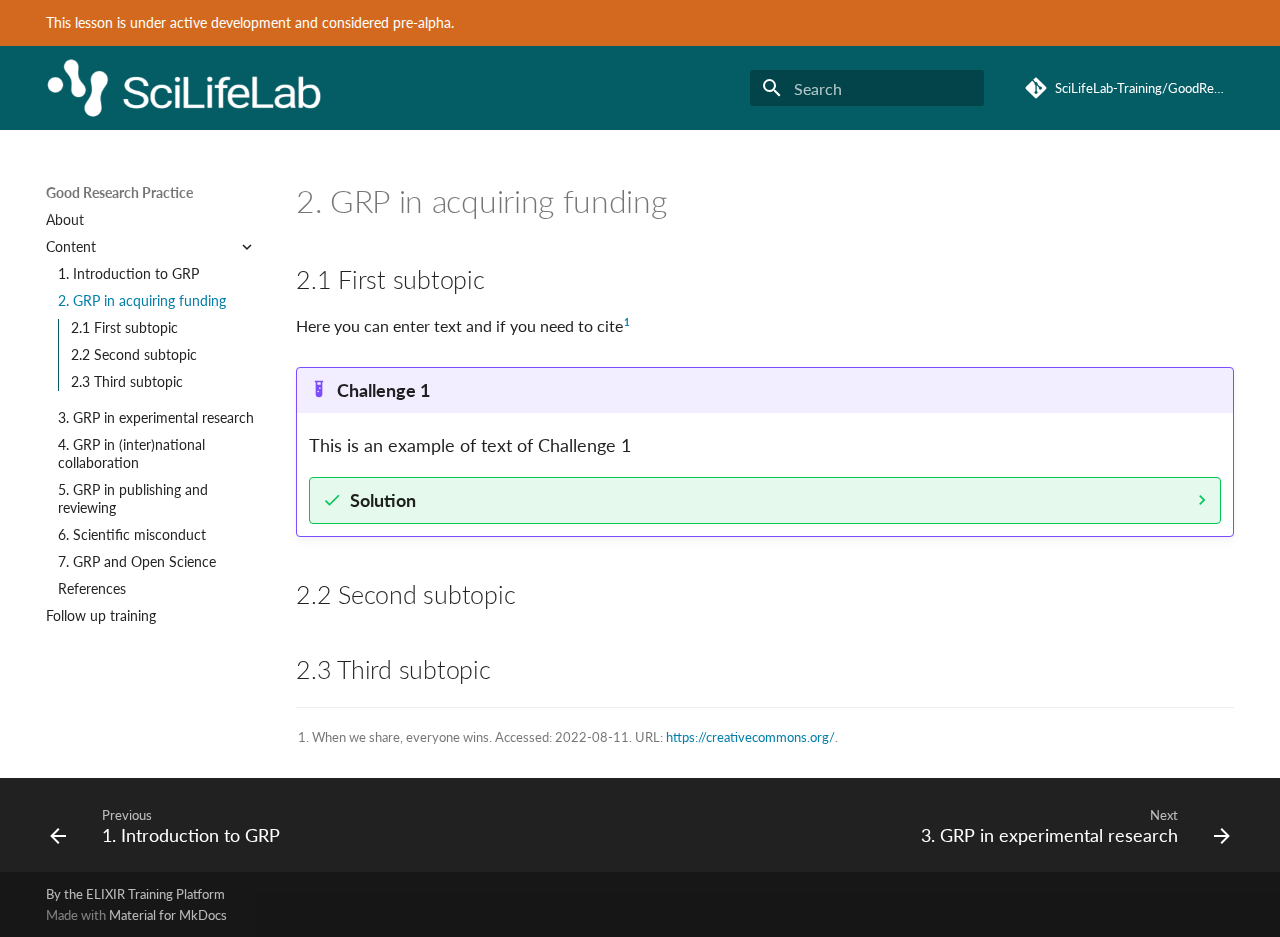
<file: chapters/chapter_02/index.html>
<!doctype html>
<html lang="en" class="no-js">
  <head>
    
      <meta charset="utf-8">
      <meta name="viewport" content="width=device-width,initial-scale=1">
      
      
      
      
        <link rel="prev" href="../chapter_01/">
      
      
        <link rel="next" href="../chapter_03/">
      
      
        
      
      
      <link rel="icon" href="../../assets/images/SciLifeLab_symbol_green.png">
      <meta name="generator" content="mkdocs-1.6.1, mkdocs-material-9.7.0">
    
    
      
        <title>2. GRP in acquiring funding - Good Research Practice</title>
      
    
    
      <link rel="stylesheet" href="../../assets/stylesheets/main.618322db.min.css">
      
      


    
    
      
    
    
      
        
        
        <link rel="preconnect" href="https://fonts.gstatic.com" crossorigin>
        <link rel="stylesheet" href="https://fonts.googleapis.com/css?family=Lato:300,300i,400,400i,700,700i%7CRoboto+Mono:400,400i,700,700i&display=fallback">
        <style>:root{--md-text-font:"Lato";--md-code-font:"Roboto Mono"}</style>
      
    
    
      <link rel="stylesheet" href="../../stylesheets/extra.css">
    
      <link rel="stylesheet" href="../../stylesheets/neoteroi-mkdocs.css">
    
    <script>__md_scope=new URL("../..",location),__md_hash=e=>[...e].reduce(((e,_)=>(e<<5)-e+_.charCodeAt(0)),0),__md_get=(e,_=localStorage,t=__md_scope)=>JSON.parse(_.getItem(t.pathname+"."+e)),__md_set=(e,_,t=localStorage,a=__md_scope)=>{try{t.setItem(a.pathname+"."+e,JSON.stringify(_))}catch(e){}}</script>
    
      

    
    
  </head>
  
  
    <body dir="ltr">
  
    
    <input class="md-toggle" data-md-toggle="drawer" type="checkbox" id="__drawer" autocomplete="off">
    <input class="md-toggle" data-md-toggle="search" type="checkbox" id="__search" autocomplete="off">
    <label class="md-overlay" for="__drawer"></label>
    <div data-md-component="skip">
      
        
        <a href="#21-first-subtopic" class="md-skip">
          Skip to content
        </a>
      
    </div>
    <div data-md-component="announce">
      
        <aside class="md-banner">
          <div class="md-banner__inner md-grid md-typeset">
            
            
This lesson is under active development and considered pre-alpha.

          </div>
          
        </aside>
      
    </div>
    
    
      

  

<header class="md-header md-header--shadow" data-md-component="header">
  <nav class="md-header__inner md-grid" aria-label="Header">
    <a href="../.." title="Good Research Practice" class="md-header__button md-logo" aria-label="Good Research Practice" data-md-component="logo">
      
  <img src="../../assets/images/SciLifeLab_Logotype_NEG.png" alt="logo">

    </a>
    <label class="md-header__button md-icon" for="__drawer">
      
      <svg xmlns="http://www.w3.org/2000/svg" viewBox="0 0 24 24"><path d="M3 6h18v2H3zm0 5h18v2H3zm0 5h18v2H3z"/></svg>
    </label>
    <div class="md-header__title" data-md-component="header-title">
      <div class="md-header__ellipsis">
        <div class="md-header__topic">
          <span class="md-ellipsis">
            Good Research Practice
          </span>
        </div>
        <div class="md-header__topic" data-md-component="header-topic">
          <span class="md-ellipsis">
            
              2. GRP in acquiring funding
            
          </span>
        </div>
      </div>
    </div>
    
    
      <script>var palette=__md_get("__palette");if(palette&&palette.color){if("(prefers-color-scheme)"===palette.color.media){var media=matchMedia("(prefers-color-scheme: light)"),input=document.querySelector(media.matches?"[data-md-color-media='(prefers-color-scheme: light)']":"[data-md-color-media='(prefers-color-scheme: dark)']");palette.color.media=input.getAttribute("data-md-color-media"),palette.color.scheme=input.getAttribute("data-md-color-scheme"),palette.color.primary=input.getAttribute("data-md-color-primary"),palette.color.accent=input.getAttribute("data-md-color-accent")}for(var[key,value]of Object.entries(palette.color))document.body.setAttribute("data-md-color-"+key,value)}</script>
    
    
    
      
      
        <label class="md-header__button md-icon" for="__search">
          
          <svg xmlns="http://www.w3.org/2000/svg" viewBox="0 0 24 24"><path d="M9.5 3A6.5 6.5 0 0 1 16 9.5c0 1.61-.59 3.09-1.56 4.23l.27.27h.79l5 5-1.5 1.5-5-5v-.79l-.27-.27A6.52 6.52 0 0 1 9.5 16 6.5 6.5 0 0 1 3 9.5 6.5 6.5 0 0 1 9.5 3m0 2C7 5 5 7 5 9.5S7 14 9.5 14 14 12 14 9.5 12 5 9.5 5"/></svg>
        </label>
        <div class="md-search" data-md-component="search" role="dialog">
  <label class="md-search__overlay" for="__search"></label>
  <div class="md-search__inner" role="search">
    <form class="md-search__form" name="search">
      <input type="text" class="md-search__input" name="query" aria-label="Search" placeholder="Search" autocapitalize="off" autocorrect="off" autocomplete="off" spellcheck="false" data-md-component="search-query" required>
      <label class="md-search__icon md-icon" for="__search">
        
        <svg xmlns="http://www.w3.org/2000/svg" viewBox="0 0 24 24"><path d="M9.5 3A6.5 6.5 0 0 1 16 9.5c0 1.61-.59 3.09-1.56 4.23l.27.27h.79l5 5-1.5 1.5-5-5v-.79l-.27-.27A6.52 6.52 0 0 1 9.5 16 6.5 6.5 0 0 1 3 9.5 6.5 6.5 0 0 1 9.5 3m0 2C7 5 5 7 5 9.5S7 14 9.5 14 14 12 14 9.5 12 5 9.5 5"/></svg>
        
        <svg xmlns="http://www.w3.org/2000/svg" viewBox="0 0 24 24"><path d="M20 11v2H8l5.5 5.5-1.42 1.42L4.16 12l7.92-7.92L13.5 5.5 8 11z"/></svg>
      </label>
      <nav class="md-search__options" aria-label="Search">
        
        <button type="reset" class="md-search__icon md-icon" title="Clear" aria-label="Clear" tabindex="-1">
          
          <svg xmlns="http://www.w3.org/2000/svg" viewBox="0 0 24 24"><path d="M19 6.41 17.59 5 12 10.59 6.41 5 5 6.41 10.59 12 5 17.59 6.41 19 12 13.41 17.59 19 19 17.59 13.41 12z"/></svg>
        </button>
      </nav>
      
    </form>
    <div class="md-search__output">
      <div class="md-search__scrollwrap" tabindex="0" data-md-scrollfix>
        <div class="md-search-result" data-md-component="search-result">
          <div class="md-search-result__meta">
            Initializing search
          </div>
          <ol class="md-search-result__list" role="presentation"></ol>
        </div>
      </div>
    </div>
  </div>
</div>
      
    
    
      <div class="md-header__source">
        <a href="https://scilifelab-training.github.io/Good-Research-Practice/" title="Go to repository" class="md-source" data-md-component="source">
  <div class="md-source__icon md-icon">
    
    <svg xmlns="http://www.w3.org/2000/svg" viewBox="0 0 448 512"><!--! Font Awesome Free 7.1.0 by @fontawesome - https://fontawesome.com License - https://fontawesome.com/license/free (Icons: CC BY 4.0, Fonts: SIL OFL 1.1, Code: MIT License) Copyright 2025 Fonticons, Inc.--><path d="M439.6 236.1 244 40.5c-5.4-5.5-12.8-8.5-20.4-8.5s-15 3-20.4 8.4L162.5 81l51.5 51.5c27.1-9.1 52.7 16.8 43.4 43.7l49.7 49.7c34.2-11.8 61.2 31 35.5 56.7-26.5 26.5-70.2-2.9-56-37.3L240.3 199v121.9c25.3 12.5 22.3 41.8 9.1 55-6.4 6.4-15.2 10.1-24.3 10.1s-17.8-3.6-24.3-10.1c-17.6-17.6-11.1-46.9 11.2-56v-123c-20.8-8.5-24.6-30.7-18.6-45L142.6 101 8.5 235.1C3 240.6 0 247.9 0 255.5s3 15 8.5 20.4l195.6 195.7c5.4 5.4 12.7 8.4 20.4 8.4s15-3 20.4-8.4l194.7-194.7c5.4-5.4 8.4-12.8 8.4-20.4s-3-15-8.4-20.4"/></svg>
  </div>
  <div class="md-source__repository">
    SciLifeLab-Training/GoodResearchPractice
  </div>
</a>
      </div>
    
  </nav>
  
</header>
    
    <div class="md-container" data-md-component="container">
      
      
        
          
        
      
      <main class="md-main" data-md-component="main">
        <div class="md-main__inner md-grid">
          
            
              
              <div class="md-sidebar md-sidebar--primary" data-md-component="sidebar" data-md-type="navigation" >
                <div class="md-sidebar__scrollwrap">
                  <div class="md-sidebar__inner">
                    



  

<nav class="md-nav md-nav--primary md-nav--integrated" aria-label="Navigation" data-md-level="0">
  <label class="md-nav__title" for="__drawer">
    <a href="../.." title="Good Research Practice" class="md-nav__button md-logo" aria-label="Good Research Practice" data-md-component="logo">
      
  <img src="../../assets/images/SciLifeLab_Logotype_NEG.png" alt="logo">

    </a>
    Good Research Practice
  </label>
  
    <div class="md-nav__source">
      <a href="https://scilifelab-training.github.io/Good-Research-Practice/" title="Go to repository" class="md-source" data-md-component="source">
  <div class="md-source__icon md-icon">
    
    <svg xmlns="http://www.w3.org/2000/svg" viewBox="0 0 448 512"><!--! Font Awesome Free 7.1.0 by @fontawesome - https://fontawesome.com License - https://fontawesome.com/license/free (Icons: CC BY 4.0, Fonts: SIL OFL 1.1, Code: MIT License) Copyright 2025 Fonticons, Inc.--><path d="M439.6 236.1 244 40.5c-5.4-5.5-12.8-8.5-20.4-8.5s-15 3-20.4 8.4L162.5 81l51.5 51.5c27.1-9.1 52.7 16.8 43.4 43.7l49.7 49.7c34.2-11.8 61.2 31 35.5 56.7-26.5 26.5-70.2-2.9-56-37.3L240.3 199v121.9c25.3 12.5 22.3 41.8 9.1 55-6.4 6.4-15.2 10.1-24.3 10.1s-17.8-3.6-24.3-10.1c-17.6-17.6-11.1-46.9 11.2-56v-123c-20.8-8.5-24.6-30.7-18.6-45L142.6 101 8.5 235.1C3 240.6 0 247.9 0 255.5s3 15 8.5 20.4l195.6 195.7c5.4 5.4 12.7 8.4 20.4 8.4s15-3 20.4-8.4l194.7-194.7c5.4-5.4 8.4-12.8 8.4-20.4s-3-15-8.4-20.4"/></svg>
  </div>
  <div class="md-source__repository">
    SciLifeLab-Training/GoodResearchPractice
  </div>
</a>
    </div>
  
  <ul class="md-nav__list" data-md-scrollfix>
    
      
      
  
  
  
  
    <li class="md-nav__item">
      <a href="../.." class="md-nav__link">
        
  
  
  <span class="md-ellipsis">
    
  
    About
  

    
  </span>
  
  

      </a>
    </li>
  

    
      
      
  
  
    
  
  
  
    
    
    
    
    
    <li class="md-nav__item md-nav__item--active md-nav__item--nested">
      
        
        
        <input class="md-nav__toggle md-toggle " type="checkbox" id="__nav_2" checked>
        
          
          <label class="md-nav__link" for="__nav_2" id="__nav_2_label" tabindex="0">
            
  
  
  <span class="md-ellipsis">
    
  
    Content
  

    
  </span>
  
  

            <span class="md-nav__icon md-icon"></span>
          </label>
        
        <nav class="md-nav" data-md-level="1" aria-labelledby="__nav_2_label" aria-expanded="true">
          <label class="md-nav__title" for="__nav_2">
            <span class="md-nav__icon md-icon"></span>
            
  
    Content
  

          </label>
          <ul class="md-nav__list" data-md-scrollfix>
            
              
                
  
  
  
  
    <li class="md-nav__item">
      <a href="../chapter_01/" class="md-nav__link">
        
  
  
  <span class="md-ellipsis">
    
  
    1. Introduction to GRP
  

    
  </span>
  
  

      </a>
    </li>
  

              
            
              
                
  
  
    
  
  
  
    <li class="md-nav__item md-nav__item--active">
      
      <input class="md-nav__toggle md-toggle" type="checkbox" id="__toc">
      
      
      
        <label class="md-nav__link md-nav__link--active" for="__toc">
          
  
  
  <span class="md-ellipsis">
    
  
    2. GRP in acquiring funding
  

    
  </span>
  
  

          <span class="md-nav__icon md-icon"></span>
        </label>
      
      <a href="./" class="md-nav__link md-nav__link--active">
        
  
  
  <span class="md-ellipsis">
    
  
    2. GRP in acquiring funding
  

    
  </span>
  
  

      </a>
      
        

<nav class="md-nav md-nav--secondary" aria-label="Table of contents">
  
  
  
  
    <label class="md-nav__title" for="__toc">
      <span class="md-nav__icon md-icon"></span>
      Table of contents
    </label>
    <ul class="md-nav__list" data-md-component="toc" data-md-scrollfix>
      
        <li class="md-nav__item">
  <a href="#21-first-subtopic" class="md-nav__link">
    <span class="md-ellipsis">
      
        2.1 First subtopic
      
    </span>
  </a>
  
</li>
      
        <li class="md-nav__item">
  <a href="#22-second-subtopic" class="md-nav__link">
    <span class="md-ellipsis">
      
        2.2 Second subtopic
      
    </span>
  </a>
  
</li>
      
        <li class="md-nav__item">
  <a href="#23-third-subtopic" class="md-nav__link">
    <span class="md-ellipsis">
      
        2.3 Third subtopic
      
    </span>
  </a>
  
</li>
      
    </ul>
  
</nav>
      
    </li>
  

              
            
              
                
  
  
  
  
    <li class="md-nav__item">
      <a href="../chapter_03/" class="md-nav__link">
        
  
  
  <span class="md-ellipsis">
    
  
    3. GRP in experimental research
  

    
  </span>
  
  

      </a>
    </li>
  

              
            
              
                
  
  
  
  
    <li class="md-nav__item">
      <a href="../chapter_04/" class="md-nav__link">
        
  
  
  <span class="md-ellipsis">
    
  
    4. GRP in (inter)national collaboration
  

    
  </span>
  
  

      </a>
    </li>
  

              
            
              
                
  
  
  
  
    <li class="md-nav__item">
      <a href="../chapter_05/" class="md-nav__link">
        
  
  
  <span class="md-ellipsis">
    
  
    5. GRP in publishing and reviewing
  

    
  </span>
  
  

      </a>
    </li>
  

              
            
              
                
  
  
  
  
    <li class="md-nav__item">
      <a href="../chapter_06/" class="md-nav__link">
        
  
  
  <span class="md-ellipsis">
    
  
    6. Scientific misconduct
  

    
  </span>
  
  

      </a>
    </li>
  

              
            
              
                
  
  
  
  
    <li class="md-nav__item">
      <a href="../chapter_07/" class="md-nav__link">
        
  
  
  <span class="md-ellipsis">
    
  
    7. GRP and Open Science
  

    
  </span>
  
  

      </a>
    </li>
  

              
            
              
                
  
  
  
  
    <li class="md-nav__item">
      <a href="../../references.md" class="md-nav__link">
        
  
  
  <span class="md-ellipsis">
    
  
    References
  

    
  </span>
  
  

      </a>
    </li>
  

              
            
          </ul>
        </nav>
      
    </li>
  

    
      
      
  
  
  
  
    <li class="md-nav__item">
      <a href="../../follow_up_training/" class="md-nav__link">
        
  
  
  <span class="md-ellipsis">
    
  
    Follow up training
  

    
  </span>
  
  

      </a>
    </li>
  

    
  </ul>
</nav>
                  </div>
                </div>
              </div>
            
            
          
          
            <div class="md-content" data-md-component="content">
              
              <article class="md-content__inner md-typeset">
                
                  


  
  


  <h1>2. GRP in acquiring funding</h1>

<div><h2 id="21-first-subtopic">2.1 First subtopic</h2>
<p>Here you can enter text and if you need to cite<sup id="fnref:creative_commons_2022"><a class="footnote-ref" href="#fn:creative_commons_2022">1</a></sup></p>
<div class="admonition example">
<p class="admonition-title">Challenge 1</p>
<p>This is an example of text of Challenge 1</p>
<details class="success">
<summary>Solution</summary>
<p>This is an example solution for Challenge 1.</p>
</details>
</div>
<h2 id="22-second-subtopic">2.2 Second subtopic</h2>
<h2 id="23-third-subtopic">2.3 Third subtopic</h2>
<div class="footnote">
<hr>
<ol>
<li id="fn:creative_commons_2022">
<p>When we share, everyone wins. Accessed: 2022-08-11. URL: <a href="https://creativecommons.org/">https://creativecommons.org/</a>. <a class="footnote-backref" href="#fnref:creative_commons_2022" title="Jump back to footnote 1 in the text">↩</a></p>
</li>
</ol>
</div></div>












                
              </article>
            </div>
          
          
<script>var target=document.getElementById(location.hash.slice(1));target&&target.name&&(target.checked=target.name.startsWith("__tabbed_"))</script>
        </div>
        
          <button type="button" class="md-top md-icon" data-md-component="top" hidden>
  
  <svg xmlns="http://www.w3.org/2000/svg" viewBox="0 0 24 24"><path d="M13 20h-2V8l-5.5 5.5-1.42-1.42L12 4.16l7.92 7.92-1.42 1.42L13 8z"/></svg>
  Back to top
</button>
        
      </main>
      
        <footer class="md-footer">
  
    
      
      <nav class="md-footer__inner md-grid" aria-label="Footer" >
        
          
          <a href="../chapter_01/" class="md-footer__link md-footer__link--prev" aria-label="Previous: 1. Introduction to GRP">
            <div class="md-footer__button md-icon">
              
              <svg xmlns="http://www.w3.org/2000/svg" viewBox="0 0 24 24"><path d="M20 11v2H8l5.5 5.5-1.42 1.42L4.16 12l7.92-7.92L13.5 5.5 8 11z"/></svg>
            </div>
            <div class="md-footer__title">
              <span class="md-footer__direction">
                Previous
              </span>
              <div class="md-ellipsis">
                1. Introduction to GRP
              </div>
            </div>
          </a>
        
        
          
          <a href="../chapter_03/" class="md-footer__link md-footer__link--next" aria-label="Next: 3. GRP in experimental research">
            <div class="md-footer__title">
              <span class="md-footer__direction">
                Next
              </span>
              <div class="md-ellipsis">
                3. GRP in experimental research
              </div>
            </div>
            <div class="md-footer__button md-icon">
              
              <svg xmlns="http://www.w3.org/2000/svg" viewBox="0 0 24 24"><path d="M4 11v2h12l-5.5 5.5 1.42 1.42L19.84 12l-7.92-7.92L10.5 5.5 16 11z"/></svg>
            </div>
          </a>
        
      </nav>
    
  
  <div class="md-footer-meta md-typeset">
    <div class="md-footer-meta__inner md-grid">
      <div class="md-copyright">
  
    <div class="md-copyright__highlight">
      By the ELIXIR Training Platform
    </div>
  
  
    Made with
    <a href="https://squidfunk.github.io/mkdocs-material/" target="_blank" rel="noopener">
      Material for MkDocs
    </a>
  
</div>
      
    </div>
  </div>
</footer>
      
    </div>
    <div class="md-dialog" data-md-component="dialog">
      <div class="md-dialog__inner md-typeset"></div>
    </div>
    
    
    
      
      
      <script id="__config" type="application/json">{"annotate": null, "base": "../..", "features": ["navigation.top", "navigation.footer", "toc.integrate"], "search": "../../assets/javascripts/workers/search.7a47a382.min.js", "tags": null, "translations": {"clipboard.copied": "Copied to clipboard", "clipboard.copy": "Copy to clipboard", "search.result.more.one": "1 more on this page", "search.result.more.other": "# more on this page", "search.result.none": "No matching documents", "search.result.one": "1 matching document", "search.result.other": "# matching documents", "search.result.placeholder": "Type to start searching", "search.result.term.missing": "Missing", "select.version": "Select version"}, "version": null}</script>
    
    
      <script src="../../assets/javascripts/bundle.e71a0d61.min.js"></script>
      
    
  </body>
</html>
</file>
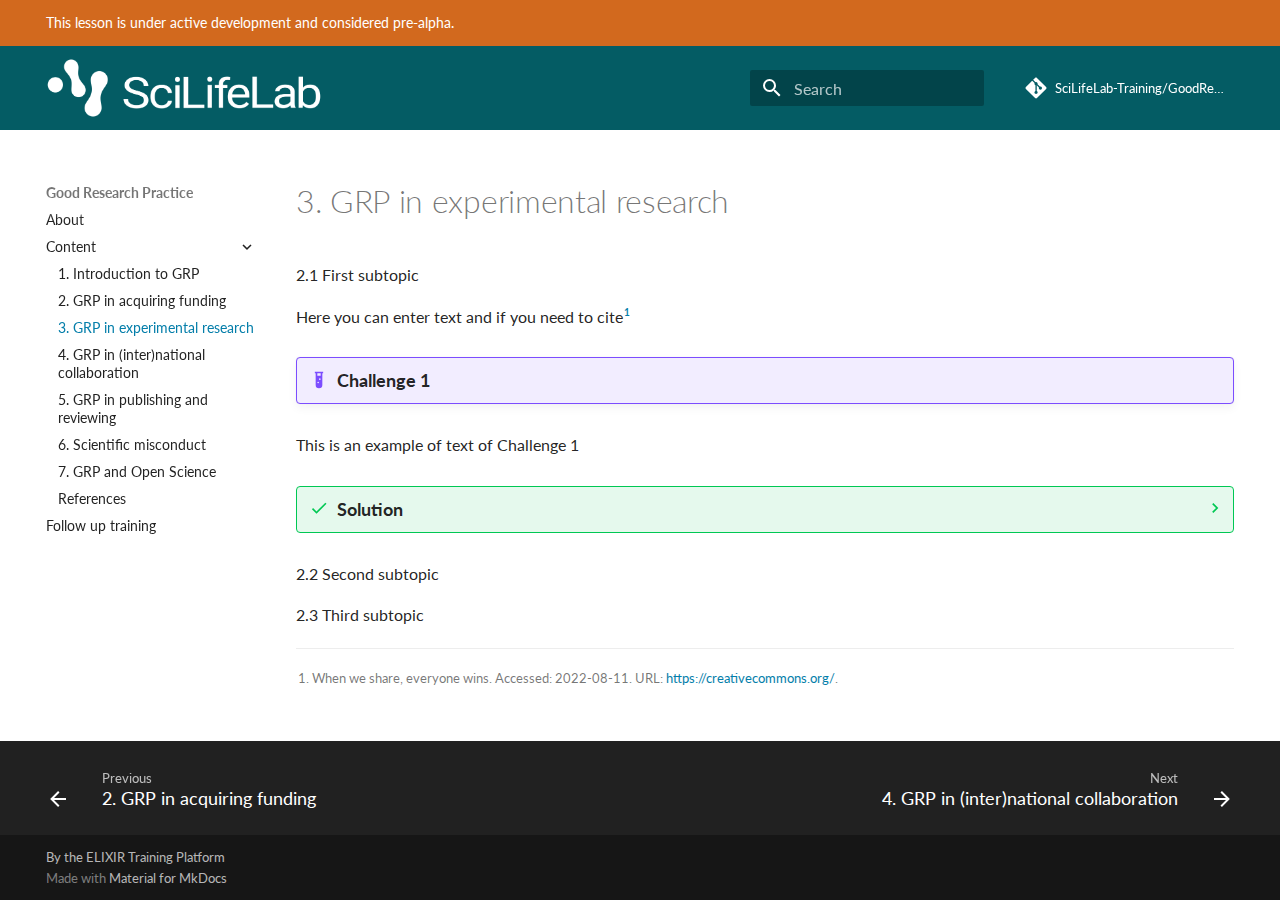
<file: chapters/chapter_03/index.html>
<!doctype html>
<html lang="en" class="no-js">
  <head>
    
      <meta charset="utf-8">
      <meta name="viewport" content="width=device-width,initial-scale=1">
      
      
      
      
        <link rel="prev" href="../chapter_02/">
      
      
        <link rel="next" href="../chapter_04/">
      
      
        
      
      
      <link rel="icon" href="../../assets/images/SciLifeLab_symbol_green.png">
      <meta name="generator" content="mkdocs-1.6.1, mkdocs-material-9.7.0">
    
    
      
        <title>3. GRP in experimental research - Good Research Practice</title>
      
    
    
      <link rel="stylesheet" href="../../assets/stylesheets/main.618322db.min.css">
      
      


    
    
      
    
    
      
        
        
        <link rel="preconnect" href="https://fonts.gstatic.com" crossorigin>
        <link rel="stylesheet" href="https://fonts.googleapis.com/css?family=Lato:300,300i,400,400i,700,700i%7CRoboto+Mono:400,400i,700,700i&display=fallback">
        <style>:root{--md-text-font:"Lato";--md-code-font:"Roboto Mono"}</style>
      
    
    
      <link rel="stylesheet" href="../../stylesheets/extra.css">
    
      <link rel="stylesheet" href="../../stylesheets/neoteroi-mkdocs.css">
    
    <script>__md_scope=new URL("../..",location),__md_hash=e=>[...e].reduce(((e,_)=>(e<<5)-e+_.charCodeAt(0)),0),__md_get=(e,_=localStorage,t=__md_scope)=>JSON.parse(_.getItem(t.pathname+"."+e)),__md_set=(e,_,t=localStorage,a=__md_scope)=>{try{t.setItem(a.pathname+"."+e,JSON.stringify(_))}catch(e){}}</script>
    
      

    
    
  </head>
  
  
    <body dir="ltr">
  
    
    <input class="md-toggle" data-md-toggle="drawer" type="checkbox" id="__drawer" autocomplete="off">
    <input class="md-toggle" data-md-toggle="search" type="checkbox" id="__search" autocomplete="off">
    <label class="md-overlay" for="__drawer"></label>
    <div data-md-component="skip">
      
    </div>
    <div data-md-component="announce">
      
        <aside class="md-banner">
          <div class="md-banner__inner md-grid md-typeset">
            
            
This lesson is under active development and considered pre-alpha.

          </div>
          
        </aside>
      
    </div>
    
    
      

  

<header class="md-header md-header--shadow" data-md-component="header">
  <nav class="md-header__inner md-grid" aria-label="Header">
    <a href="../.." title="Good Research Practice" class="md-header__button md-logo" aria-label="Good Research Practice" data-md-component="logo">
      
  <img src="../../assets/images/SciLifeLab_Logotype_NEG.png" alt="logo">

    </a>
    <label class="md-header__button md-icon" for="__drawer">
      
      <svg xmlns="http://www.w3.org/2000/svg" viewBox="0 0 24 24"><path d="M3 6h18v2H3zm0 5h18v2H3zm0 5h18v2H3z"/></svg>
    </label>
    <div class="md-header__title" data-md-component="header-title">
      <div class="md-header__ellipsis">
        <div class="md-header__topic">
          <span class="md-ellipsis">
            Good Research Practice
          </span>
        </div>
        <div class="md-header__topic" data-md-component="header-topic">
          <span class="md-ellipsis">
            
              3. GRP in experimental research
            
          </span>
        </div>
      </div>
    </div>
    
    
      <script>var palette=__md_get("__palette");if(palette&&palette.color){if("(prefers-color-scheme)"===palette.color.media){var media=matchMedia("(prefers-color-scheme: light)"),input=document.querySelector(media.matches?"[data-md-color-media='(prefers-color-scheme: light)']":"[data-md-color-media='(prefers-color-scheme: dark)']");palette.color.media=input.getAttribute("data-md-color-media"),palette.color.scheme=input.getAttribute("data-md-color-scheme"),palette.color.primary=input.getAttribute("data-md-color-primary"),palette.color.accent=input.getAttribute("data-md-color-accent")}for(var[key,value]of Object.entries(palette.color))document.body.setAttribute("data-md-color-"+key,value)}</script>
    
    
    
      
      
        <label class="md-header__button md-icon" for="__search">
          
          <svg xmlns="http://www.w3.org/2000/svg" viewBox="0 0 24 24"><path d="M9.5 3A6.5 6.5 0 0 1 16 9.5c0 1.61-.59 3.09-1.56 4.23l.27.27h.79l5 5-1.5 1.5-5-5v-.79l-.27-.27A6.52 6.52 0 0 1 9.5 16 6.5 6.5 0 0 1 3 9.5 6.5 6.5 0 0 1 9.5 3m0 2C7 5 5 7 5 9.5S7 14 9.5 14 14 12 14 9.5 12 5 9.5 5"/></svg>
        </label>
        <div class="md-search" data-md-component="search" role="dialog">
  <label class="md-search__overlay" for="__search"></label>
  <div class="md-search__inner" role="search">
    <form class="md-search__form" name="search">
      <input type="text" class="md-search__input" name="query" aria-label="Search" placeholder="Search" autocapitalize="off" autocorrect="off" autocomplete="off" spellcheck="false" data-md-component="search-query" required>
      <label class="md-search__icon md-icon" for="__search">
        
        <svg xmlns="http://www.w3.org/2000/svg" viewBox="0 0 24 24"><path d="M9.5 3A6.5 6.5 0 0 1 16 9.5c0 1.61-.59 3.09-1.56 4.23l.27.27h.79l5 5-1.5 1.5-5-5v-.79l-.27-.27A6.52 6.52 0 0 1 9.5 16 6.5 6.5 0 0 1 3 9.5 6.5 6.5 0 0 1 9.5 3m0 2C7 5 5 7 5 9.5S7 14 9.5 14 14 12 14 9.5 12 5 9.5 5"/></svg>
        
        <svg xmlns="http://www.w3.org/2000/svg" viewBox="0 0 24 24"><path d="M20 11v2H8l5.5 5.5-1.42 1.42L4.16 12l7.92-7.92L13.5 5.5 8 11z"/></svg>
      </label>
      <nav class="md-search__options" aria-label="Search">
        
        <button type="reset" class="md-search__icon md-icon" title="Clear" aria-label="Clear" tabindex="-1">
          
          <svg xmlns="http://www.w3.org/2000/svg" viewBox="0 0 24 24"><path d="M19 6.41 17.59 5 12 10.59 6.41 5 5 6.41 10.59 12 5 17.59 6.41 19 12 13.41 17.59 19 19 17.59 13.41 12z"/></svg>
        </button>
      </nav>
      
    </form>
    <div class="md-search__output">
      <div class="md-search__scrollwrap" tabindex="0" data-md-scrollfix>
        <div class="md-search-result" data-md-component="search-result">
          <div class="md-search-result__meta">
            Initializing search
          </div>
          <ol class="md-search-result__list" role="presentation"></ol>
        </div>
      </div>
    </div>
  </div>
</div>
      
    
    
      <div class="md-header__source">
        <a href="https://scilifelab-training.github.io/Good-Research-Practice/" title="Go to repository" class="md-source" data-md-component="source">
  <div class="md-source__icon md-icon">
    
    <svg xmlns="http://www.w3.org/2000/svg" viewBox="0 0 448 512"><!--! Font Awesome Free 7.1.0 by @fontawesome - https://fontawesome.com License - https://fontawesome.com/license/free (Icons: CC BY 4.0, Fonts: SIL OFL 1.1, Code: MIT License) Copyright 2025 Fonticons, Inc.--><path d="M439.6 236.1 244 40.5c-5.4-5.5-12.8-8.5-20.4-8.5s-15 3-20.4 8.4L162.5 81l51.5 51.5c27.1-9.1 52.7 16.8 43.4 43.7l49.7 49.7c34.2-11.8 61.2 31 35.5 56.7-26.5 26.5-70.2-2.9-56-37.3L240.3 199v121.9c25.3 12.5 22.3 41.8 9.1 55-6.4 6.4-15.2 10.1-24.3 10.1s-17.8-3.6-24.3-10.1c-17.6-17.6-11.1-46.9 11.2-56v-123c-20.8-8.5-24.6-30.7-18.6-45L142.6 101 8.5 235.1C3 240.6 0 247.9 0 255.5s3 15 8.5 20.4l195.6 195.7c5.4 5.4 12.7 8.4 20.4 8.4s15-3 20.4-8.4l194.7-194.7c5.4-5.4 8.4-12.8 8.4-20.4s-3-15-8.4-20.4"/></svg>
  </div>
  <div class="md-source__repository">
    SciLifeLab-Training/GoodResearchPractice
  </div>
</a>
      </div>
    
  </nav>
  
</header>
    
    <div class="md-container" data-md-component="container">
      
      
        
          
        
      
      <main class="md-main" data-md-component="main">
        <div class="md-main__inner md-grid">
          
            
              
              <div class="md-sidebar md-sidebar--primary" data-md-component="sidebar" data-md-type="navigation" >
                <div class="md-sidebar__scrollwrap">
                  <div class="md-sidebar__inner">
                    



  

<nav class="md-nav md-nav--primary md-nav--integrated" aria-label="Navigation" data-md-level="0">
  <label class="md-nav__title" for="__drawer">
    <a href="../.." title="Good Research Practice" class="md-nav__button md-logo" aria-label="Good Research Practice" data-md-component="logo">
      
  <img src="../../assets/images/SciLifeLab_Logotype_NEG.png" alt="logo">

    </a>
    Good Research Practice
  </label>
  
    <div class="md-nav__source">
      <a href="https://scilifelab-training.github.io/Good-Research-Practice/" title="Go to repository" class="md-source" data-md-component="source">
  <div class="md-source__icon md-icon">
    
    <svg xmlns="http://www.w3.org/2000/svg" viewBox="0 0 448 512"><!--! Font Awesome Free 7.1.0 by @fontawesome - https://fontawesome.com License - https://fontawesome.com/license/free (Icons: CC BY 4.0, Fonts: SIL OFL 1.1, Code: MIT License) Copyright 2025 Fonticons, Inc.--><path d="M439.6 236.1 244 40.5c-5.4-5.5-12.8-8.5-20.4-8.5s-15 3-20.4 8.4L162.5 81l51.5 51.5c27.1-9.1 52.7 16.8 43.4 43.7l49.7 49.7c34.2-11.8 61.2 31 35.5 56.7-26.5 26.5-70.2-2.9-56-37.3L240.3 199v121.9c25.3 12.5 22.3 41.8 9.1 55-6.4 6.4-15.2 10.1-24.3 10.1s-17.8-3.6-24.3-10.1c-17.6-17.6-11.1-46.9 11.2-56v-123c-20.8-8.5-24.6-30.7-18.6-45L142.6 101 8.5 235.1C3 240.6 0 247.9 0 255.5s3 15 8.5 20.4l195.6 195.7c5.4 5.4 12.7 8.4 20.4 8.4s15-3 20.4-8.4l194.7-194.7c5.4-5.4 8.4-12.8 8.4-20.4s-3-15-8.4-20.4"/></svg>
  </div>
  <div class="md-source__repository">
    SciLifeLab-Training/GoodResearchPractice
  </div>
</a>
    </div>
  
  <ul class="md-nav__list" data-md-scrollfix>
    
      
      
  
  
  
  
    <li class="md-nav__item">
      <a href="../.." class="md-nav__link">
        
  
  
  <span class="md-ellipsis">
    
  
    About
  

    
  </span>
  
  

      </a>
    </li>
  

    
      
      
  
  
    
  
  
  
    
    
    
    
    
    <li class="md-nav__item md-nav__item--active md-nav__item--nested">
      
        
        
        <input class="md-nav__toggle md-toggle " type="checkbox" id="__nav_2" checked>
        
          
          <label class="md-nav__link" for="__nav_2" id="__nav_2_label" tabindex="0">
            
  
  
  <span class="md-ellipsis">
    
  
    Content
  

    
  </span>
  
  

            <span class="md-nav__icon md-icon"></span>
          </label>
        
        <nav class="md-nav" data-md-level="1" aria-labelledby="__nav_2_label" aria-expanded="true">
          <label class="md-nav__title" for="__nav_2">
            <span class="md-nav__icon md-icon"></span>
            
  
    Content
  

          </label>
          <ul class="md-nav__list" data-md-scrollfix>
            
              
                
  
  
  
  
    <li class="md-nav__item">
      <a href="../chapter_01/" class="md-nav__link">
        
  
  
  <span class="md-ellipsis">
    
  
    1. Introduction to GRP
  

    
  </span>
  
  

      </a>
    </li>
  

              
            
              
                
  
  
  
  
    <li class="md-nav__item">
      <a href="../chapter_02/" class="md-nav__link">
        
  
  
  <span class="md-ellipsis">
    
  
    2. GRP in acquiring funding
  

    
  </span>
  
  

      </a>
    </li>
  

              
            
              
                
  
  
    
  
  
  
    <li class="md-nav__item md-nav__item--active">
      
      <input class="md-nav__toggle md-toggle" type="checkbox" id="__toc">
      
      
      
      <a href="./" class="md-nav__link md-nav__link--active">
        
  
  
  <span class="md-ellipsis">
    
  
    3. GRP in experimental research
  

    
  </span>
  
  

      </a>
      
    </li>
  

              
            
              
                
  
  
  
  
    <li class="md-nav__item">
      <a href="../chapter_04/" class="md-nav__link">
        
  
  
  <span class="md-ellipsis">
    
  
    4. GRP in (inter)national collaboration
  

    
  </span>
  
  

      </a>
    </li>
  

              
            
              
                
  
  
  
  
    <li class="md-nav__item">
      <a href="../chapter_05/" class="md-nav__link">
        
  
  
  <span class="md-ellipsis">
    
  
    5. GRP in publishing and reviewing
  

    
  </span>
  
  

      </a>
    </li>
  

              
            
              
                
  
  
  
  
    <li class="md-nav__item">
      <a href="../chapter_06/" class="md-nav__link">
        
  
  
  <span class="md-ellipsis">
    
  
    6. Scientific misconduct
  

    
  </span>
  
  

      </a>
    </li>
  

              
            
              
                
  
  
  
  
    <li class="md-nav__item">
      <a href="../chapter_07/" class="md-nav__link">
        
  
  
  <span class="md-ellipsis">
    
  
    7. GRP and Open Science
  

    
  </span>
  
  

      </a>
    </li>
  

              
            
              
                
  
  
  
  
    <li class="md-nav__item">
      <a href="../../references.md" class="md-nav__link">
        
  
  
  <span class="md-ellipsis">
    
  
    References
  

    
  </span>
  
  

      </a>
    </li>
  

              
            
          </ul>
        </nav>
      
    </li>
  

    
      
      
  
  
  
  
    <li class="md-nav__item">
      <a href="../../follow_up_training/" class="md-nav__link">
        
  
  
  <span class="md-ellipsis">
    
  
    Follow up training
  

    
  </span>
  
  

      </a>
    </li>
  

    
  </ul>
</nav>
                  </div>
                </div>
              </div>
            
            
          
          
            <div class="md-content" data-md-component="content">
              
              <article class="md-content__inner md-typeset">
                
                  


  
  


  <h1>3. GRP in experimental research</h1>

<div><p>2.1 First subtopic</p>
<p>Here you can enter text and if you need to cite<sup id="fnref:creative_commons_2022"><a class="footnote-ref" href="#fn:creative_commons_2022">1</a></sup></p>
<div class="admonition example">
<p class="admonition-title">Challenge 1</p>
</div>
<p>This is an example of text of Challenge 1</p>
<details class="success">
<summary>Solution</summary>
<p>This is an example solution for Challenge 1.</p>
</details>
<p>2.2 Second subtopic</p>
<p>2.3 Third subtopic</p>
<div class="footnote">
<hr>
<ol>
<li id="fn:creative_commons_2022">
<p>When we share, everyone wins. Accessed: 2022-08-11. URL: <a href="https://creativecommons.org/">https://creativecommons.org/</a>. <a class="footnote-backref" href="#fnref:creative_commons_2022" title="Jump back to footnote 1 in the text">↩</a></p>
</li>
</ol>
</div></div>












                
              </article>
            </div>
          
          
<script>var target=document.getElementById(location.hash.slice(1));target&&target.name&&(target.checked=target.name.startsWith("__tabbed_"))</script>
        </div>
        
          <button type="button" class="md-top md-icon" data-md-component="top" hidden>
  
  <svg xmlns="http://www.w3.org/2000/svg" viewBox="0 0 24 24"><path d="M13 20h-2V8l-5.5 5.5-1.42-1.42L12 4.16l7.92 7.92-1.42 1.42L13 8z"/></svg>
  Back to top
</button>
        
      </main>
      
        <footer class="md-footer">
  
    
      
      <nav class="md-footer__inner md-grid" aria-label="Footer" >
        
          
          <a href="../chapter_02/" class="md-footer__link md-footer__link--prev" aria-label="Previous: 2. GRP in acquiring funding">
            <div class="md-footer__button md-icon">
              
              <svg xmlns="http://www.w3.org/2000/svg" viewBox="0 0 24 24"><path d="M20 11v2H8l5.5 5.5-1.42 1.42L4.16 12l7.92-7.92L13.5 5.5 8 11z"/></svg>
            </div>
            <div class="md-footer__title">
              <span class="md-footer__direction">
                Previous
              </span>
              <div class="md-ellipsis">
                2. GRP in acquiring funding
              </div>
            </div>
          </a>
        
        
          
          <a href="../chapter_04/" class="md-footer__link md-footer__link--next" aria-label="Next: 4. GRP in (inter)national collaboration">
            <div class="md-footer__title">
              <span class="md-footer__direction">
                Next
              </span>
              <div class="md-ellipsis">
                4. GRP in (inter)national collaboration
              </div>
            </div>
            <div class="md-footer__button md-icon">
              
              <svg xmlns="http://www.w3.org/2000/svg" viewBox="0 0 24 24"><path d="M4 11v2h12l-5.5 5.5 1.42 1.42L19.84 12l-7.92-7.92L10.5 5.5 16 11z"/></svg>
            </div>
          </a>
        
      </nav>
    
  
  <div class="md-footer-meta md-typeset">
    <div class="md-footer-meta__inner md-grid">
      <div class="md-copyright">
  
    <div class="md-copyright__highlight">
      By the ELIXIR Training Platform
    </div>
  
  
    Made with
    <a href="https://squidfunk.github.io/mkdocs-material/" target="_blank" rel="noopener">
      Material for MkDocs
    </a>
  
</div>
      
    </div>
  </div>
</footer>
      
    </div>
    <div class="md-dialog" data-md-component="dialog">
      <div class="md-dialog__inner md-typeset"></div>
    </div>
    
    
    
      
      
      <script id="__config" type="application/json">{"annotate": null, "base": "../..", "features": ["navigation.top", "navigation.footer", "toc.integrate"], "search": "../../assets/javascripts/workers/search.7a47a382.min.js", "tags": null, "translations": {"clipboard.copied": "Copied to clipboard", "clipboard.copy": "Copy to clipboard", "search.result.more.one": "1 more on this page", "search.result.more.other": "# more on this page", "search.result.none": "No matching documents", "search.result.one": "1 matching document", "search.result.other": "# matching documents", "search.result.placeholder": "Type to start searching", "search.result.term.missing": "Missing", "select.version": "Select version"}, "version": null}</script>
    
    
      <script src="../../assets/javascripts/bundle.e71a0d61.min.js"></script>
      
    
  </body>
</html>
</file>
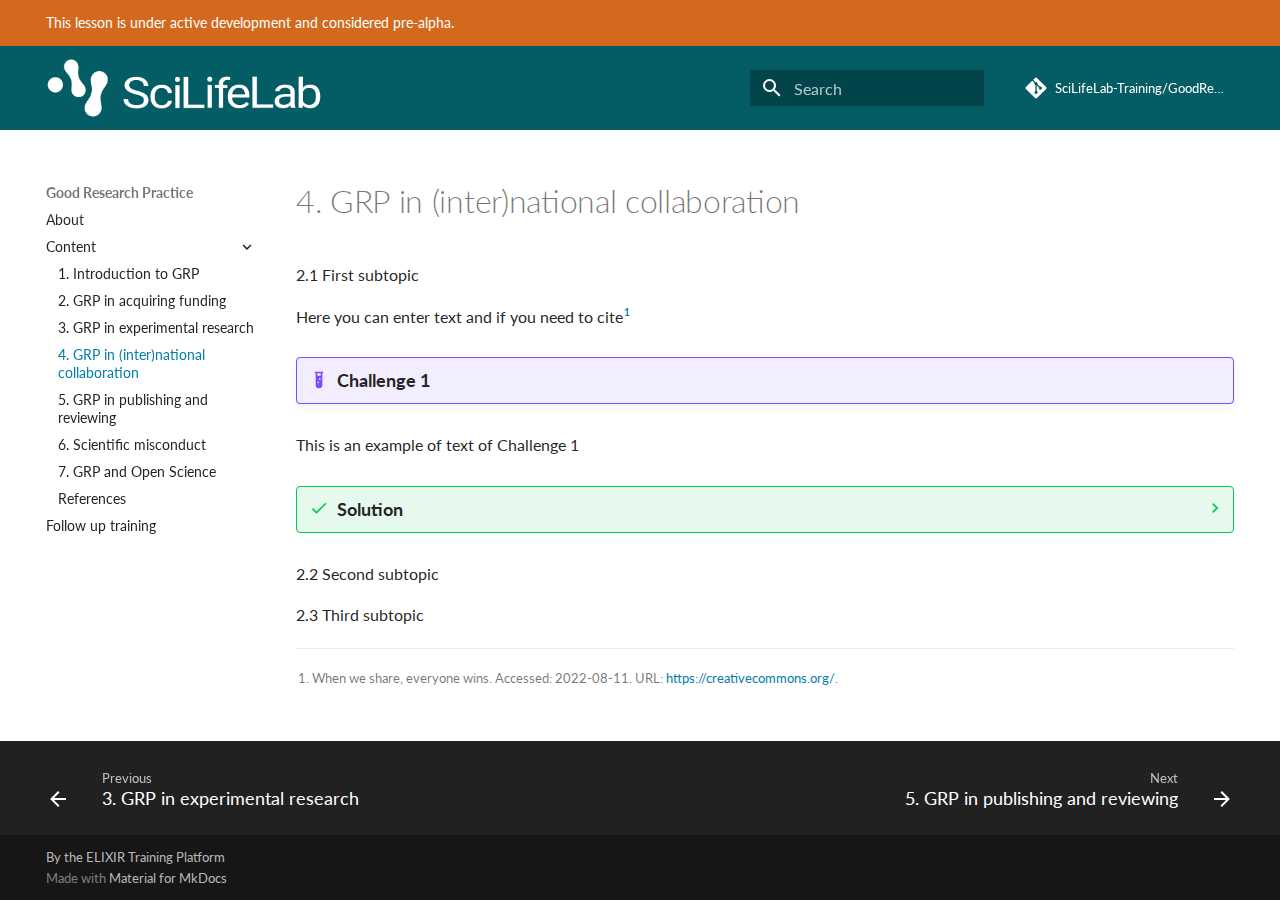
<file: chapters/chapter_04/index.html>
<!doctype html>
<html lang="en" class="no-js">
  <head>
    
      <meta charset="utf-8">
      <meta name="viewport" content="width=device-width,initial-scale=1">
      
      
      
      
        <link rel="prev" href="../chapter_03/">
      
      
        <link rel="next" href="../chapter_05/">
      
      
        
      
      
      <link rel="icon" href="../../assets/images/SciLifeLab_symbol_green.png">
      <meta name="generator" content="mkdocs-1.6.1, mkdocs-material-9.7.0">
    
    
      
        <title>4. GRP in (inter)national collaboration - Good Research Practice</title>
      
    
    
      <link rel="stylesheet" href="../../assets/stylesheets/main.618322db.min.css">
      
      


    
    
      
    
    
      
        
        
        <link rel="preconnect" href="https://fonts.gstatic.com" crossorigin>
        <link rel="stylesheet" href="https://fonts.googleapis.com/css?family=Lato:300,300i,400,400i,700,700i%7CRoboto+Mono:400,400i,700,700i&display=fallback">
        <style>:root{--md-text-font:"Lato";--md-code-font:"Roboto Mono"}</style>
      
    
    
      <link rel="stylesheet" href="../../stylesheets/extra.css">
    
      <link rel="stylesheet" href="../../stylesheets/neoteroi-mkdocs.css">
    
    <script>__md_scope=new URL("../..",location),__md_hash=e=>[...e].reduce(((e,_)=>(e<<5)-e+_.charCodeAt(0)),0),__md_get=(e,_=localStorage,t=__md_scope)=>JSON.parse(_.getItem(t.pathname+"."+e)),__md_set=(e,_,t=localStorage,a=__md_scope)=>{try{t.setItem(a.pathname+"."+e,JSON.stringify(_))}catch(e){}}</script>
    
      

    
    
  </head>
  
  
    <body dir="ltr">
  
    
    <input class="md-toggle" data-md-toggle="drawer" type="checkbox" id="__drawer" autocomplete="off">
    <input class="md-toggle" data-md-toggle="search" type="checkbox" id="__search" autocomplete="off">
    <label class="md-overlay" for="__drawer"></label>
    <div data-md-component="skip">
      
    </div>
    <div data-md-component="announce">
      
        <aside class="md-banner">
          <div class="md-banner__inner md-grid md-typeset">
            
            
This lesson is under active development and considered pre-alpha.

          </div>
          
        </aside>
      
    </div>
    
    
      

  

<header class="md-header md-header--shadow" data-md-component="header">
  <nav class="md-header__inner md-grid" aria-label="Header">
    <a href="../.." title="Good Research Practice" class="md-header__button md-logo" aria-label="Good Research Practice" data-md-component="logo">
      
  <img src="../../assets/images/SciLifeLab_Logotype_NEG.png" alt="logo">

    </a>
    <label class="md-header__button md-icon" for="__drawer">
      
      <svg xmlns="http://www.w3.org/2000/svg" viewBox="0 0 24 24"><path d="M3 6h18v2H3zm0 5h18v2H3zm0 5h18v2H3z"/></svg>
    </label>
    <div class="md-header__title" data-md-component="header-title">
      <div class="md-header__ellipsis">
        <div class="md-header__topic">
          <span class="md-ellipsis">
            Good Research Practice
          </span>
        </div>
        <div class="md-header__topic" data-md-component="header-topic">
          <span class="md-ellipsis">
            
              4. GRP in (inter)national collaboration
            
          </span>
        </div>
      </div>
    </div>
    
    
      <script>var palette=__md_get("__palette");if(palette&&palette.color){if("(prefers-color-scheme)"===palette.color.media){var media=matchMedia("(prefers-color-scheme: light)"),input=document.querySelector(media.matches?"[data-md-color-media='(prefers-color-scheme: light)']":"[data-md-color-media='(prefers-color-scheme: dark)']");palette.color.media=input.getAttribute("data-md-color-media"),palette.color.scheme=input.getAttribute("data-md-color-scheme"),palette.color.primary=input.getAttribute("data-md-color-primary"),palette.color.accent=input.getAttribute("data-md-color-accent")}for(var[key,value]of Object.entries(palette.color))document.body.setAttribute("data-md-color-"+key,value)}</script>
    
    
    
      
      
        <label class="md-header__button md-icon" for="__search">
          
          <svg xmlns="http://www.w3.org/2000/svg" viewBox="0 0 24 24"><path d="M9.5 3A6.5 6.5 0 0 1 16 9.5c0 1.61-.59 3.09-1.56 4.23l.27.27h.79l5 5-1.5 1.5-5-5v-.79l-.27-.27A6.52 6.52 0 0 1 9.5 16 6.5 6.5 0 0 1 3 9.5 6.5 6.5 0 0 1 9.5 3m0 2C7 5 5 7 5 9.5S7 14 9.5 14 14 12 14 9.5 12 5 9.5 5"/></svg>
        </label>
        <div class="md-search" data-md-component="search" role="dialog">
  <label class="md-search__overlay" for="__search"></label>
  <div class="md-search__inner" role="search">
    <form class="md-search__form" name="search">
      <input type="text" class="md-search__input" name="query" aria-label="Search" placeholder="Search" autocapitalize="off" autocorrect="off" autocomplete="off" spellcheck="false" data-md-component="search-query" required>
      <label class="md-search__icon md-icon" for="__search">
        
        <svg xmlns="http://www.w3.org/2000/svg" viewBox="0 0 24 24"><path d="M9.5 3A6.5 6.5 0 0 1 16 9.5c0 1.61-.59 3.09-1.56 4.23l.27.27h.79l5 5-1.5 1.5-5-5v-.79l-.27-.27A6.52 6.52 0 0 1 9.5 16 6.5 6.5 0 0 1 3 9.5 6.5 6.5 0 0 1 9.5 3m0 2C7 5 5 7 5 9.5S7 14 9.5 14 14 12 14 9.5 12 5 9.5 5"/></svg>
        
        <svg xmlns="http://www.w3.org/2000/svg" viewBox="0 0 24 24"><path d="M20 11v2H8l5.5 5.5-1.42 1.42L4.16 12l7.92-7.92L13.5 5.5 8 11z"/></svg>
      </label>
      <nav class="md-search__options" aria-label="Search">
        
        <button type="reset" class="md-search__icon md-icon" title="Clear" aria-label="Clear" tabindex="-1">
          
          <svg xmlns="http://www.w3.org/2000/svg" viewBox="0 0 24 24"><path d="M19 6.41 17.59 5 12 10.59 6.41 5 5 6.41 10.59 12 5 17.59 6.41 19 12 13.41 17.59 19 19 17.59 13.41 12z"/></svg>
        </button>
      </nav>
      
    </form>
    <div class="md-search__output">
      <div class="md-search__scrollwrap" tabindex="0" data-md-scrollfix>
        <div class="md-search-result" data-md-component="search-result">
          <div class="md-search-result__meta">
            Initializing search
          </div>
          <ol class="md-search-result__list" role="presentation"></ol>
        </div>
      </div>
    </div>
  </div>
</div>
      
    
    
      <div class="md-header__source">
        <a href="https://scilifelab-training.github.io/Good-Research-Practice/" title="Go to repository" class="md-source" data-md-component="source">
  <div class="md-source__icon md-icon">
    
    <svg xmlns="http://www.w3.org/2000/svg" viewBox="0 0 448 512"><!--! Font Awesome Free 7.1.0 by @fontawesome - https://fontawesome.com License - https://fontawesome.com/license/free (Icons: CC BY 4.0, Fonts: SIL OFL 1.1, Code: MIT License) Copyright 2025 Fonticons, Inc.--><path d="M439.6 236.1 244 40.5c-5.4-5.5-12.8-8.5-20.4-8.5s-15 3-20.4 8.4L162.5 81l51.5 51.5c27.1-9.1 52.7 16.8 43.4 43.7l49.7 49.7c34.2-11.8 61.2 31 35.5 56.7-26.5 26.5-70.2-2.9-56-37.3L240.3 199v121.9c25.3 12.5 22.3 41.8 9.1 55-6.4 6.4-15.2 10.1-24.3 10.1s-17.8-3.6-24.3-10.1c-17.6-17.6-11.1-46.9 11.2-56v-123c-20.8-8.5-24.6-30.7-18.6-45L142.6 101 8.5 235.1C3 240.6 0 247.9 0 255.5s3 15 8.5 20.4l195.6 195.7c5.4 5.4 12.7 8.4 20.4 8.4s15-3 20.4-8.4l194.7-194.7c5.4-5.4 8.4-12.8 8.4-20.4s-3-15-8.4-20.4"/></svg>
  </div>
  <div class="md-source__repository">
    SciLifeLab-Training/GoodResearchPractice
  </div>
</a>
      </div>
    
  </nav>
  
</header>
    
    <div class="md-container" data-md-component="container">
      
      
        
          
        
      
      <main class="md-main" data-md-component="main">
        <div class="md-main__inner md-grid">
          
            
              
              <div class="md-sidebar md-sidebar--primary" data-md-component="sidebar" data-md-type="navigation" >
                <div class="md-sidebar__scrollwrap">
                  <div class="md-sidebar__inner">
                    



  

<nav class="md-nav md-nav--primary md-nav--integrated" aria-label="Navigation" data-md-level="0">
  <label class="md-nav__title" for="__drawer">
    <a href="../.." title="Good Research Practice" class="md-nav__button md-logo" aria-label="Good Research Practice" data-md-component="logo">
      
  <img src="../../assets/images/SciLifeLab_Logotype_NEG.png" alt="logo">

    </a>
    Good Research Practice
  </label>
  
    <div class="md-nav__source">
      <a href="https://scilifelab-training.github.io/Good-Research-Practice/" title="Go to repository" class="md-source" data-md-component="source">
  <div class="md-source__icon md-icon">
    
    <svg xmlns="http://www.w3.org/2000/svg" viewBox="0 0 448 512"><!--! Font Awesome Free 7.1.0 by @fontawesome - https://fontawesome.com License - https://fontawesome.com/license/free (Icons: CC BY 4.0, Fonts: SIL OFL 1.1, Code: MIT License) Copyright 2025 Fonticons, Inc.--><path d="M439.6 236.1 244 40.5c-5.4-5.5-12.8-8.5-20.4-8.5s-15 3-20.4 8.4L162.5 81l51.5 51.5c27.1-9.1 52.7 16.8 43.4 43.7l49.7 49.7c34.2-11.8 61.2 31 35.5 56.7-26.5 26.5-70.2-2.9-56-37.3L240.3 199v121.9c25.3 12.5 22.3 41.8 9.1 55-6.4 6.4-15.2 10.1-24.3 10.1s-17.8-3.6-24.3-10.1c-17.6-17.6-11.1-46.9 11.2-56v-123c-20.8-8.5-24.6-30.7-18.6-45L142.6 101 8.5 235.1C3 240.6 0 247.9 0 255.5s3 15 8.5 20.4l195.6 195.7c5.4 5.4 12.7 8.4 20.4 8.4s15-3 20.4-8.4l194.7-194.7c5.4-5.4 8.4-12.8 8.4-20.4s-3-15-8.4-20.4"/></svg>
  </div>
  <div class="md-source__repository">
    SciLifeLab-Training/GoodResearchPractice
  </div>
</a>
    </div>
  
  <ul class="md-nav__list" data-md-scrollfix>
    
      
      
  
  
  
  
    <li class="md-nav__item">
      <a href="../.." class="md-nav__link">
        
  
  
  <span class="md-ellipsis">
    
  
    About
  

    
  </span>
  
  

      </a>
    </li>
  

    
      
      
  
  
    
  
  
  
    
    
    
    
    
    <li class="md-nav__item md-nav__item--active md-nav__item--nested">
      
        
        
        <input class="md-nav__toggle md-toggle " type="checkbox" id="__nav_2" checked>
        
          
          <label class="md-nav__link" for="__nav_2" id="__nav_2_label" tabindex="0">
            
  
  
  <span class="md-ellipsis">
    
  
    Content
  

    
  </span>
  
  

            <span class="md-nav__icon md-icon"></span>
          </label>
        
        <nav class="md-nav" data-md-level="1" aria-labelledby="__nav_2_label" aria-expanded="true">
          <label class="md-nav__title" for="__nav_2">
            <span class="md-nav__icon md-icon"></span>
            
  
    Content
  

          </label>
          <ul class="md-nav__list" data-md-scrollfix>
            
              
                
  
  
  
  
    <li class="md-nav__item">
      <a href="../chapter_01/" class="md-nav__link">
        
  
  
  <span class="md-ellipsis">
    
  
    1. Introduction to GRP
  

    
  </span>
  
  

      </a>
    </li>
  

              
            
              
                
  
  
  
  
    <li class="md-nav__item">
      <a href="../chapter_02/" class="md-nav__link">
        
  
  
  <span class="md-ellipsis">
    
  
    2. GRP in acquiring funding
  

    
  </span>
  
  

      </a>
    </li>
  

              
            
              
                
  
  
  
  
    <li class="md-nav__item">
      <a href="../chapter_03/" class="md-nav__link">
        
  
  
  <span class="md-ellipsis">
    
  
    3. GRP in experimental research
  

    
  </span>
  
  

      </a>
    </li>
  

              
            
              
                
  
  
    
  
  
  
    <li class="md-nav__item md-nav__item--active">
      
      <input class="md-nav__toggle md-toggle" type="checkbox" id="__toc">
      
      
      
      <a href="./" class="md-nav__link md-nav__link--active">
        
  
  
  <span class="md-ellipsis">
    
  
    4. GRP in (inter)national collaboration
  

    
  </span>
  
  

      </a>
      
    </li>
  

              
            
              
                
  
  
  
  
    <li class="md-nav__item">
      <a href="../chapter_05/" class="md-nav__link">
        
  
  
  <span class="md-ellipsis">
    
  
    5. GRP in publishing and reviewing
  

    
  </span>
  
  

      </a>
    </li>
  

              
            
              
                
  
  
  
  
    <li class="md-nav__item">
      <a href="../chapter_06/" class="md-nav__link">
        
  
  
  <span class="md-ellipsis">
    
  
    6. Scientific misconduct
  

    
  </span>
  
  

      </a>
    </li>
  

              
            
              
                
  
  
  
  
    <li class="md-nav__item">
      <a href="../chapter_07/" class="md-nav__link">
        
  
  
  <span class="md-ellipsis">
    
  
    7. GRP and Open Science
  

    
  </span>
  
  

      </a>
    </li>
  

              
            
              
                
  
  
  
  
    <li class="md-nav__item">
      <a href="../../references.md" class="md-nav__link">
        
  
  
  <span class="md-ellipsis">
    
  
    References
  

    
  </span>
  
  

      </a>
    </li>
  

              
            
          </ul>
        </nav>
      
    </li>
  

    
      
      
  
  
  
  
    <li class="md-nav__item">
      <a href="../../follow_up_training/" class="md-nav__link">
        
  
  
  <span class="md-ellipsis">
    
  
    Follow up training
  

    
  </span>
  
  

      </a>
    </li>
  

    
  </ul>
</nav>
                  </div>
                </div>
              </div>
            
            
          
          
            <div class="md-content" data-md-component="content">
              
              <article class="md-content__inner md-typeset">
                
                  


  
  


  <h1>4. GRP in (inter)national collaboration</h1>

<div><p>2.1 First subtopic</p>
<p>Here you can enter text and if you need to cite<sup id="fnref:creative_commons_2022"><a class="footnote-ref" href="#fn:creative_commons_2022">1</a></sup></p>
<div class="admonition example">
<p class="admonition-title">Challenge 1</p>
</div>
<p>This is an example of text of Challenge 1</p>
<details class="success">
<summary>Solution</summary>
<p>This is an example solution for Challenge 1.</p>
</details>
<p>2.2 Second subtopic</p>
<p>2.3 Third subtopic</p>
<div class="footnote">
<hr>
<ol>
<li id="fn:creative_commons_2022">
<p>When we share, everyone wins. Accessed: 2022-08-11. URL: <a href="https://creativecommons.org/">https://creativecommons.org/</a>. <a class="footnote-backref" href="#fnref:creative_commons_2022" title="Jump back to footnote 1 in the text">↩</a></p>
</li>
</ol>
</div></div>












                
              </article>
            </div>
          
          
<script>var target=document.getElementById(location.hash.slice(1));target&&target.name&&(target.checked=target.name.startsWith("__tabbed_"))</script>
        </div>
        
          <button type="button" class="md-top md-icon" data-md-component="top" hidden>
  
  <svg xmlns="http://www.w3.org/2000/svg" viewBox="0 0 24 24"><path d="M13 20h-2V8l-5.5 5.5-1.42-1.42L12 4.16l7.92 7.92-1.42 1.42L13 8z"/></svg>
  Back to top
</button>
        
      </main>
      
        <footer class="md-footer">
  
    
      
      <nav class="md-footer__inner md-grid" aria-label="Footer" >
        
          
          <a href="../chapter_03/" class="md-footer__link md-footer__link--prev" aria-label="Previous: 3. GRP in experimental research">
            <div class="md-footer__button md-icon">
              
              <svg xmlns="http://www.w3.org/2000/svg" viewBox="0 0 24 24"><path d="M20 11v2H8l5.5 5.5-1.42 1.42L4.16 12l7.92-7.92L13.5 5.5 8 11z"/></svg>
            </div>
            <div class="md-footer__title">
              <span class="md-footer__direction">
                Previous
              </span>
              <div class="md-ellipsis">
                3. GRP in experimental research
              </div>
            </div>
          </a>
        
        
          
          <a href="../chapter_05/" class="md-footer__link md-footer__link--next" aria-label="Next: 5. GRP in publishing and reviewing">
            <div class="md-footer__title">
              <span class="md-footer__direction">
                Next
              </span>
              <div class="md-ellipsis">
                5. GRP in publishing and reviewing
              </div>
            </div>
            <div class="md-footer__button md-icon">
              
              <svg xmlns="http://www.w3.org/2000/svg" viewBox="0 0 24 24"><path d="M4 11v2h12l-5.5 5.5 1.42 1.42L19.84 12l-7.92-7.92L10.5 5.5 16 11z"/></svg>
            </div>
          </a>
        
      </nav>
    
  
  <div class="md-footer-meta md-typeset">
    <div class="md-footer-meta__inner md-grid">
      <div class="md-copyright">
  
    <div class="md-copyright__highlight">
      By the ELIXIR Training Platform
    </div>
  
  
    Made with
    <a href="https://squidfunk.github.io/mkdocs-material/" target="_blank" rel="noopener">
      Material for MkDocs
    </a>
  
</div>
      
    </div>
  </div>
</footer>
      
    </div>
    <div class="md-dialog" data-md-component="dialog">
      <div class="md-dialog__inner md-typeset"></div>
    </div>
    
    
    
      
      
      <script id="__config" type="application/json">{"annotate": null, "base": "../..", "features": ["navigation.top", "navigation.footer", "toc.integrate"], "search": "../../assets/javascripts/workers/search.7a47a382.min.js", "tags": null, "translations": {"clipboard.copied": "Copied to clipboard", "clipboard.copy": "Copy to clipboard", "search.result.more.one": "1 more on this page", "search.result.more.other": "# more on this page", "search.result.none": "No matching documents", "search.result.one": "1 matching document", "search.result.other": "# matching documents", "search.result.placeholder": "Type to start searching", "search.result.term.missing": "Missing", "select.version": "Select version"}, "version": null}</script>
    
    
      <script src="../../assets/javascripts/bundle.e71a0d61.min.js"></script>
      
    
  </body>
</html>
</file>
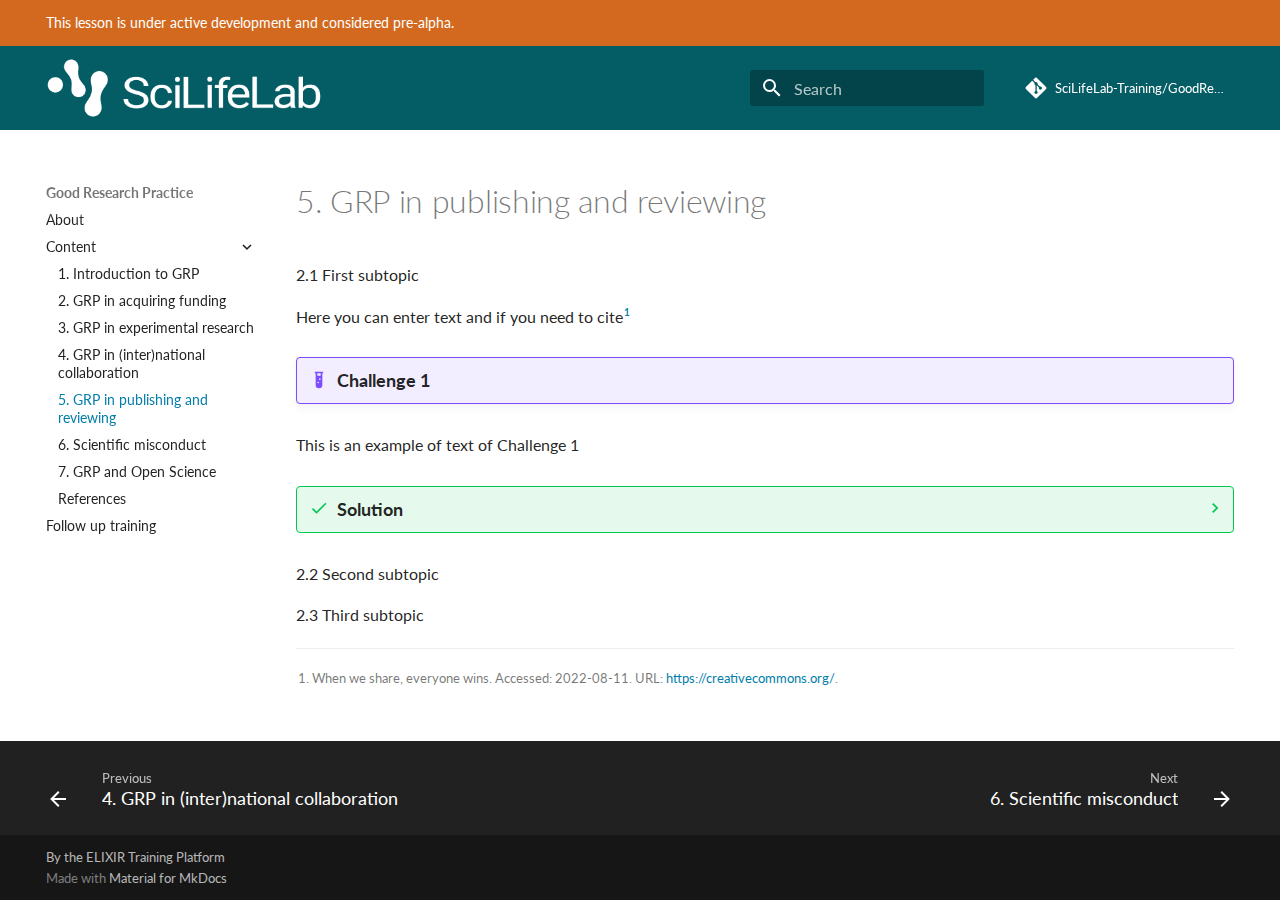
<file: chapters/chapter_05/index.html>
<!doctype html>
<html lang="en" class="no-js">
  <head>
    
      <meta charset="utf-8">
      <meta name="viewport" content="width=device-width,initial-scale=1">
      
      
      
      
        <link rel="prev" href="../chapter_04/">
      
      
        <link rel="next" href="../chapter_06/">
      
      
        
      
      
      <link rel="icon" href="../../assets/images/SciLifeLab_symbol_green.png">
      <meta name="generator" content="mkdocs-1.6.1, mkdocs-material-9.7.0">
    
    
      
        <title>5. GRP in publishing and reviewing - Good Research Practice</title>
      
    
    
      <link rel="stylesheet" href="../../assets/stylesheets/main.618322db.min.css">
      
      


    
    
      
    
    
      
        
        
        <link rel="preconnect" href="https://fonts.gstatic.com" crossorigin>
        <link rel="stylesheet" href="https://fonts.googleapis.com/css?family=Lato:300,300i,400,400i,700,700i%7CRoboto+Mono:400,400i,700,700i&display=fallback">
        <style>:root{--md-text-font:"Lato";--md-code-font:"Roboto Mono"}</style>
      
    
    
      <link rel="stylesheet" href="../../stylesheets/extra.css">
    
      <link rel="stylesheet" href="../../stylesheets/neoteroi-mkdocs.css">
    
    <script>__md_scope=new URL("../..",location),__md_hash=e=>[...e].reduce(((e,_)=>(e<<5)-e+_.charCodeAt(0)),0),__md_get=(e,_=localStorage,t=__md_scope)=>JSON.parse(_.getItem(t.pathname+"."+e)),__md_set=(e,_,t=localStorage,a=__md_scope)=>{try{t.setItem(a.pathname+"."+e,JSON.stringify(_))}catch(e){}}</script>
    
      

    
    
  </head>
  
  
    <body dir="ltr">
  
    
    <input class="md-toggle" data-md-toggle="drawer" type="checkbox" id="__drawer" autocomplete="off">
    <input class="md-toggle" data-md-toggle="search" type="checkbox" id="__search" autocomplete="off">
    <label class="md-overlay" for="__drawer"></label>
    <div data-md-component="skip">
      
    </div>
    <div data-md-component="announce">
      
        <aside class="md-banner">
          <div class="md-banner__inner md-grid md-typeset">
            
            
This lesson is under active development and considered pre-alpha.

          </div>
          
        </aside>
      
    </div>
    
    
      

  

<header class="md-header md-header--shadow" data-md-component="header">
  <nav class="md-header__inner md-grid" aria-label="Header">
    <a href="../.." title="Good Research Practice" class="md-header__button md-logo" aria-label="Good Research Practice" data-md-component="logo">
      
  <img src="../../assets/images/SciLifeLab_Logotype_NEG.png" alt="logo">

    </a>
    <label class="md-header__button md-icon" for="__drawer">
      
      <svg xmlns="http://www.w3.org/2000/svg" viewBox="0 0 24 24"><path d="M3 6h18v2H3zm0 5h18v2H3zm0 5h18v2H3z"/></svg>
    </label>
    <div class="md-header__title" data-md-component="header-title">
      <div class="md-header__ellipsis">
        <div class="md-header__topic">
          <span class="md-ellipsis">
            Good Research Practice
          </span>
        </div>
        <div class="md-header__topic" data-md-component="header-topic">
          <span class="md-ellipsis">
            
              5. GRP in publishing and reviewing
            
          </span>
        </div>
      </div>
    </div>
    
    
      <script>var palette=__md_get("__palette");if(palette&&palette.color){if("(prefers-color-scheme)"===palette.color.media){var media=matchMedia("(prefers-color-scheme: light)"),input=document.querySelector(media.matches?"[data-md-color-media='(prefers-color-scheme: light)']":"[data-md-color-media='(prefers-color-scheme: dark)']");palette.color.media=input.getAttribute("data-md-color-media"),palette.color.scheme=input.getAttribute("data-md-color-scheme"),palette.color.primary=input.getAttribute("data-md-color-primary"),palette.color.accent=input.getAttribute("data-md-color-accent")}for(var[key,value]of Object.entries(palette.color))document.body.setAttribute("data-md-color-"+key,value)}</script>
    
    
    
      
      
        <label class="md-header__button md-icon" for="__search">
          
          <svg xmlns="http://www.w3.org/2000/svg" viewBox="0 0 24 24"><path d="M9.5 3A6.5 6.5 0 0 1 16 9.5c0 1.61-.59 3.09-1.56 4.23l.27.27h.79l5 5-1.5 1.5-5-5v-.79l-.27-.27A6.52 6.52 0 0 1 9.5 16 6.5 6.5 0 0 1 3 9.5 6.5 6.5 0 0 1 9.5 3m0 2C7 5 5 7 5 9.5S7 14 9.5 14 14 12 14 9.5 12 5 9.5 5"/></svg>
        </label>
        <div class="md-search" data-md-component="search" role="dialog">
  <label class="md-search__overlay" for="__search"></label>
  <div class="md-search__inner" role="search">
    <form class="md-search__form" name="search">
      <input type="text" class="md-search__input" name="query" aria-label="Search" placeholder="Search" autocapitalize="off" autocorrect="off" autocomplete="off" spellcheck="false" data-md-component="search-query" required>
      <label class="md-search__icon md-icon" for="__search">
        
        <svg xmlns="http://www.w3.org/2000/svg" viewBox="0 0 24 24"><path d="M9.5 3A6.5 6.5 0 0 1 16 9.5c0 1.61-.59 3.09-1.56 4.23l.27.27h.79l5 5-1.5 1.5-5-5v-.79l-.27-.27A6.52 6.52 0 0 1 9.5 16 6.5 6.5 0 0 1 3 9.5 6.5 6.5 0 0 1 9.5 3m0 2C7 5 5 7 5 9.5S7 14 9.5 14 14 12 14 9.5 12 5 9.5 5"/></svg>
        
        <svg xmlns="http://www.w3.org/2000/svg" viewBox="0 0 24 24"><path d="M20 11v2H8l5.5 5.5-1.42 1.42L4.16 12l7.92-7.92L13.5 5.5 8 11z"/></svg>
      </label>
      <nav class="md-search__options" aria-label="Search">
        
        <button type="reset" class="md-search__icon md-icon" title="Clear" aria-label="Clear" tabindex="-1">
          
          <svg xmlns="http://www.w3.org/2000/svg" viewBox="0 0 24 24"><path d="M19 6.41 17.59 5 12 10.59 6.41 5 5 6.41 10.59 12 5 17.59 6.41 19 12 13.41 17.59 19 19 17.59 13.41 12z"/></svg>
        </button>
      </nav>
      
    </form>
    <div class="md-search__output">
      <div class="md-search__scrollwrap" tabindex="0" data-md-scrollfix>
        <div class="md-search-result" data-md-component="search-result">
          <div class="md-search-result__meta">
            Initializing search
          </div>
          <ol class="md-search-result__list" role="presentation"></ol>
        </div>
      </div>
    </div>
  </div>
</div>
      
    
    
      <div class="md-header__source">
        <a href="https://scilifelab-training.github.io/Good-Research-Practice/" title="Go to repository" class="md-source" data-md-component="source">
  <div class="md-source__icon md-icon">
    
    <svg xmlns="http://www.w3.org/2000/svg" viewBox="0 0 448 512"><!--! Font Awesome Free 7.1.0 by @fontawesome - https://fontawesome.com License - https://fontawesome.com/license/free (Icons: CC BY 4.0, Fonts: SIL OFL 1.1, Code: MIT License) Copyright 2025 Fonticons, Inc.--><path d="M439.6 236.1 244 40.5c-5.4-5.5-12.8-8.5-20.4-8.5s-15 3-20.4 8.4L162.5 81l51.5 51.5c27.1-9.1 52.7 16.8 43.4 43.7l49.7 49.7c34.2-11.8 61.2 31 35.5 56.7-26.5 26.5-70.2-2.9-56-37.3L240.3 199v121.9c25.3 12.5 22.3 41.8 9.1 55-6.4 6.4-15.2 10.1-24.3 10.1s-17.8-3.6-24.3-10.1c-17.6-17.6-11.1-46.9 11.2-56v-123c-20.8-8.5-24.6-30.7-18.6-45L142.6 101 8.5 235.1C3 240.6 0 247.9 0 255.5s3 15 8.5 20.4l195.6 195.7c5.4 5.4 12.7 8.4 20.4 8.4s15-3 20.4-8.4l194.7-194.7c5.4-5.4 8.4-12.8 8.4-20.4s-3-15-8.4-20.4"/></svg>
  </div>
  <div class="md-source__repository">
    SciLifeLab-Training/GoodResearchPractice
  </div>
</a>
      </div>
    
  </nav>
  
</header>
    
    <div class="md-container" data-md-component="container">
      
      
        
          
        
      
      <main class="md-main" data-md-component="main">
        <div class="md-main__inner md-grid">
          
            
              
              <div class="md-sidebar md-sidebar--primary" data-md-component="sidebar" data-md-type="navigation" >
                <div class="md-sidebar__scrollwrap">
                  <div class="md-sidebar__inner">
                    



  

<nav class="md-nav md-nav--primary md-nav--integrated" aria-label="Navigation" data-md-level="0">
  <label class="md-nav__title" for="__drawer">
    <a href="../.." title="Good Research Practice" class="md-nav__button md-logo" aria-label="Good Research Practice" data-md-component="logo">
      
  <img src="../../assets/images/SciLifeLab_Logotype_NEG.png" alt="logo">

    </a>
    Good Research Practice
  </label>
  
    <div class="md-nav__source">
      <a href="https://scilifelab-training.github.io/Good-Research-Practice/" title="Go to repository" class="md-source" data-md-component="source">
  <div class="md-source__icon md-icon">
    
    <svg xmlns="http://www.w3.org/2000/svg" viewBox="0 0 448 512"><!--! Font Awesome Free 7.1.0 by @fontawesome - https://fontawesome.com License - https://fontawesome.com/license/free (Icons: CC BY 4.0, Fonts: SIL OFL 1.1, Code: MIT License) Copyright 2025 Fonticons, Inc.--><path d="M439.6 236.1 244 40.5c-5.4-5.5-12.8-8.5-20.4-8.5s-15 3-20.4 8.4L162.5 81l51.5 51.5c27.1-9.1 52.7 16.8 43.4 43.7l49.7 49.7c34.2-11.8 61.2 31 35.5 56.7-26.5 26.5-70.2-2.9-56-37.3L240.3 199v121.9c25.3 12.5 22.3 41.8 9.1 55-6.4 6.4-15.2 10.1-24.3 10.1s-17.8-3.6-24.3-10.1c-17.6-17.6-11.1-46.9 11.2-56v-123c-20.8-8.5-24.6-30.7-18.6-45L142.6 101 8.5 235.1C3 240.6 0 247.9 0 255.5s3 15 8.5 20.4l195.6 195.7c5.4 5.4 12.7 8.4 20.4 8.4s15-3 20.4-8.4l194.7-194.7c5.4-5.4 8.4-12.8 8.4-20.4s-3-15-8.4-20.4"/></svg>
  </div>
  <div class="md-source__repository">
    SciLifeLab-Training/GoodResearchPractice
  </div>
</a>
    </div>
  
  <ul class="md-nav__list" data-md-scrollfix>
    
      
      
  
  
  
  
    <li class="md-nav__item">
      <a href="../.." class="md-nav__link">
        
  
  
  <span class="md-ellipsis">
    
  
    About
  

    
  </span>
  
  

      </a>
    </li>
  

    
      
      
  
  
    
  
  
  
    
    
    
    
    
    <li class="md-nav__item md-nav__item--active md-nav__item--nested">
      
        
        
        <input class="md-nav__toggle md-toggle " type="checkbox" id="__nav_2" checked>
        
          
          <label class="md-nav__link" for="__nav_2" id="__nav_2_label" tabindex="0">
            
  
  
  <span class="md-ellipsis">
    
  
    Content
  

    
  </span>
  
  

            <span class="md-nav__icon md-icon"></span>
          </label>
        
        <nav class="md-nav" data-md-level="1" aria-labelledby="__nav_2_label" aria-expanded="true">
          <label class="md-nav__title" for="__nav_2">
            <span class="md-nav__icon md-icon"></span>
            
  
    Content
  

          </label>
          <ul class="md-nav__list" data-md-scrollfix>
            
              
                
  
  
  
  
    <li class="md-nav__item">
      <a href="../chapter_01/" class="md-nav__link">
        
  
  
  <span class="md-ellipsis">
    
  
    1. Introduction to GRP
  

    
  </span>
  
  

      </a>
    </li>
  

              
            
              
                
  
  
  
  
    <li class="md-nav__item">
      <a href="../chapter_02/" class="md-nav__link">
        
  
  
  <span class="md-ellipsis">
    
  
    2. GRP in acquiring funding
  

    
  </span>
  
  

      </a>
    </li>
  

              
            
              
                
  
  
  
  
    <li class="md-nav__item">
      <a href="../chapter_03/" class="md-nav__link">
        
  
  
  <span class="md-ellipsis">
    
  
    3. GRP in experimental research
  

    
  </span>
  
  

      </a>
    </li>
  

              
            
              
                
  
  
  
  
    <li class="md-nav__item">
      <a href="../chapter_04/" class="md-nav__link">
        
  
  
  <span class="md-ellipsis">
    
  
    4. GRP in (inter)national collaboration
  

    
  </span>
  
  

      </a>
    </li>
  

              
            
              
                
  
  
    
  
  
  
    <li class="md-nav__item md-nav__item--active">
      
      <input class="md-nav__toggle md-toggle" type="checkbox" id="__toc">
      
      
      
      <a href="./" class="md-nav__link md-nav__link--active">
        
  
  
  <span class="md-ellipsis">
    
  
    5. GRP in publishing and reviewing
  

    
  </span>
  
  

      </a>
      
    </li>
  

              
            
              
                
  
  
  
  
    <li class="md-nav__item">
      <a href="../chapter_06/" class="md-nav__link">
        
  
  
  <span class="md-ellipsis">
    
  
    6. Scientific misconduct
  

    
  </span>
  
  

      </a>
    </li>
  

              
            
              
                
  
  
  
  
    <li class="md-nav__item">
      <a href="../chapter_07/" class="md-nav__link">
        
  
  
  <span class="md-ellipsis">
    
  
    7. GRP and Open Science
  

    
  </span>
  
  

      </a>
    </li>
  

              
            
              
                
  
  
  
  
    <li class="md-nav__item">
      <a href="../../references.md" class="md-nav__link">
        
  
  
  <span class="md-ellipsis">
    
  
    References
  

    
  </span>
  
  

      </a>
    </li>
  

              
            
          </ul>
        </nav>
      
    </li>
  

    
      
      
  
  
  
  
    <li class="md-nav__item">
      <a href="../../follow_up_training/" class="md-nav__link">
        
  
  
  <span class="md-ellipsis">
    
  
    Follow up training
  

    
  </span>
  
  

      </a>
    </li>
  

    
  </ul>
</nav>
                  </div>
                </div>
              </div>
            
            
          
          
            <div class="md-content" data-md-component="content">
              
              <article class="md-content__inner md-typeset">
                
                  


  
  


  <h1>5. GRP in publishing and reviewing</h1>

<div><p>2.1 First subtopic</p>
<p>Here you can enter text and if you need to cite<sup id="fnref:creative_commons_2022"><a class="footnote-ref" href="#fn:creative_commons_2022">1</a></sup></p>
<div class="admonition example">
<p class="admonition-title">Challenge 1</p>
</div>
<p>This is an example of text of Challenge 1</p>
<details class="success">
<summary>Solution</summary>
<p>This is an example solution for Challenge 1.</p>
</details>
<p>2.2 Second subtopic</p>
<p>2.3 Third subtopic</p>
<div class="footnote">
<hr>
<ol>
<li id="fn:creative_commons_2022">
<p>When we share, everyone wins. Accessed: 2022-08-11. URL: <a href="https://creativecommons.org/">https://creativecommons.org/</a>. <a class="footnote-backref" href="#fnref:creative_commons_2022" title="Jump back to footnote 1 in the text">↩</a></p>
</li>
</ol>
</div></div>












                
              </article>
            </div>
          
          
<script>var target=document.getElementById(location.hash.slice(1));target&&target.name&&(target.checked=target.name.startsWith("__tabbed_"))</script>
        </div>
        
          <button type="button" class="md-top md-icon" data-md-component="top" hidden>
  
  <svg xmlns="http://www.w3.org/2000/svg" viewBox="0 0 24 24"><path d="M13 20h-2V8l-5.5 5.5-1.42-1.42L12 4.16l7.92 7.92-1.42 1.42L13 8z"/></svg>
  Back to top
</button>
        
      </main>
      
        <footer class="md-footer">
  
    
      
      <nav class="md-footer__inner md-grid" aria-label="Footer" >
        
          
          <a href="../chapter_04/" class="md-footer__link md-footer__link--prev" aria-label="Previous: 4. GRP in (inter)national collaboration">
            <div class="md-footer__button md-icon">
              
              <svg xmlns="http://www.w3.org/2000/svg" viewBox="0 0 24 24"><path d="M20 11v2H8l5.5 5.5-1.42 1.42L4.16 12l7.92-7.92L13.5 5.5 8 11z"/></svg>
            </div>
            <div class="md-footer__title">
              <span class="md-footer__direction">
                Previous
              </span>
              <div class="md-ellipsis">
                4. GRP in (inter)national collaboration
              </div>
            </div>
          </a>
        
        
          
          <a href="../chapter_06/" class="md-footer__link md-footer__link--next" aria-label="Next: 6. Scientific misconduct">
            <div class="md-footer__title">
              <span class="md-footer__direction">
                Next
              </span>
              <div class="md-ellipsis">
                6. Scientific misconduct
              </div>
            </div>
            <div class="md-footer__button md-icon">
              
              <svg xmlns="http://www.w3.org/2000/svg" viewBox="0 0 24 24"><path d="M4 11v2h12l-5.5 5.5 1.42 1.42L19.84 12l-7.92-7.92L10.5 5.5 16 11z"/></svg>
            </div>
          </a>
        
      </nav>
    
  
  <div class="md-footer-meta md-typeset">
    <div class="md-footer-meta__inner md-grid">
      <div class="md-copyright">
  
    <div class="md-copyright__highlight">
      By the ELIXIR Training Platform
    </div>
  
  
    Made with
    <a href="https://squidfunk.github.io/mkdocs-material/" target="_blank" rel="noopener">
      Material for MkDocs
    </a>
  
</div>
      
    </div>
  </div>
</footer>
      
    </div>
    <div class="md-dialog" data-md-component="dialog">
      <div class="md-dialog__inner md-typeset"></div>
    </div>
    
    
    
      
      
      <script id="__config" type="application/json">{"annotate": null, "base": "../..", "features": ["navigation.top", "navigation.footer", "toc.integrate"], "search": "../../assets/javascripts/workers/search.7a47a382.min.js", "tags": null, "translations": {"clipboard.copied": "Copied to clipboard", "clipboard.copy": "Copy to clipboard", "search.result.more.one": "1 more on this page", "search.result.more.other": "# more on this page", "search.result.none": "No matching documents", "search.result.one": "1 matching document", "search.result.other": "# matching documents", "search.result.placeholder": "Type to start searching", "search.result.term.missing": "Missing", "select.version": "Select version"}, "version": null}</script>
    
    
      <script src="../../assets/javascripts/bundle.e71a0d61.min.js"></script>
      
    
  </body>
</html>
</file>
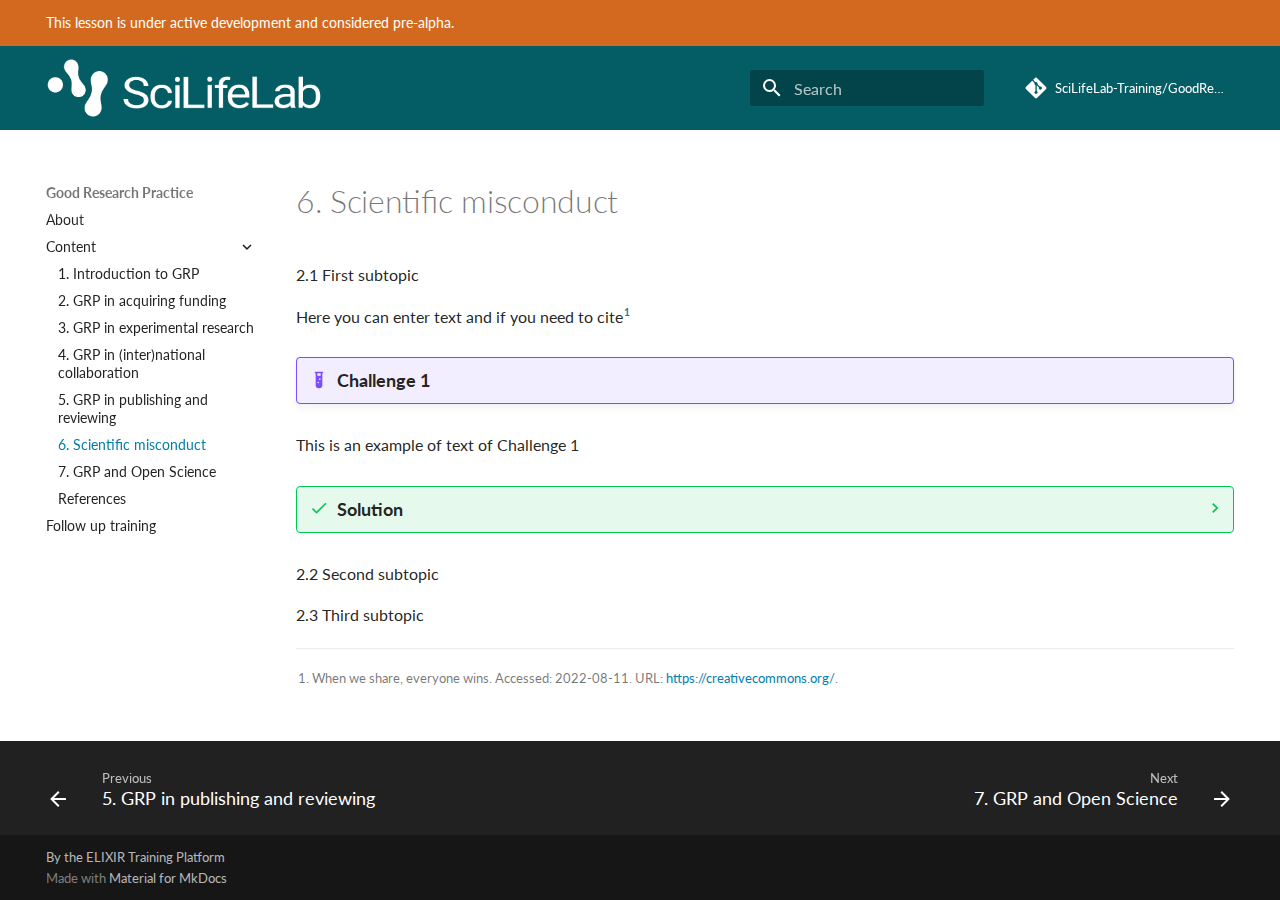
<file: chapters/chapter_06/index.html>
<!doctype html>
<html lang="en" class="no-js">
  <head>
    
      <meta charset="utf-8">
      <meta name="viewport" content="width=device-width,initial-scale=1">
      
      
      
      
        <link rel="prev" href="../chapter_05/">
      
      
        <link rel="next" href="../chapter_07/">
      
      
        
      
      
      <link rel="icon" href="../../assets/images/SciLifeLab_symbol_green.png">
      <meta name="generator" content="mkdocs-1.6.1, mkdocs-material-9.7.0">
    
    
      
        <title>6. Scientific misconduct - Good Research Practice</title>
      
    
    
      <link rel="stylesheet" href="../../assets/stylesheets/main.618322db.min.css">
      
      


    
    
      
    
    
      
        
        
        <link rel="preconnect" href="https://fonts.gstatic.com" crossorigin>
        <link rel="stylesheet" href="https://fonts.googleapis.com/css?family=Lato:300,300i,400,400i,700,700i%7CRoboto+Mono:400,400i,700,700i&display=fallback">
        <style>:root{--md-text-font:"Lato";--md-code-font:"Roboto Mono"}</style>
      
    
    
      <link rel="stylesheet" href="../../stylesheets/extra.css">
    
      <link rel="stylesheet" href="../../stylesheets/neoteroi-mkdocs.css">
    
    <script>__md_scope=new URL("../..",location),__md_hash=e=>[...e].reduce(((e,_)=>(e<<5)-e+_.charCodeAt(0)),0),__md_get=(e,_=localStorage,t=__md_scope)=>JSON.parse(_.getItem(t.pathname+"."+e)),__md_set=(e,_,t=localStorage,a=__md_scope)=>{try{t.setItem(a.pathname+"."+e,JSON.stringify(_))}catch(e){}}</script>
    
      

    
    
  </head>
  
  
    <body dir="ltr">
  
    
    <input class="md-toggle" data-md-toggle="drawer" type="checkbox" id="__drawer" autocomplete="off">
    <input class="md-toggle" data-md-toggle="search" type="checkbox" id="__search" autocomplete="off">
    <label class="md-overlay" for="__drawer"></label>
    <div data-md-component="skip">
      
    </div>
    <div data-md-component="announce">
      
        <aside class="md-banner">
          <div class="md-banner__inner md-grid md-typeset">
            
            
This lesson is under active development and considered pre-alpha.

          </div>
          
        </aside>
      
    </div>
    
    
      

  

<header class="md-header md-header--shadow" data-md-component="header">
  <nav class="md-header__inner md-grid" aria-label="Header">
    <a href="../.." title="Good Research Practice" class="md-header__button md-logo" aria-label="Good Research Practice" data-md-component="logo">
      
  <img src="../../assets/images/SciLifeLab_Logotype_NEG.png" alt="logo">

    </a>
    <label class="md-header__button md-icon" for="__drawer">
      
      <svg xmlns="http://www.w3.org/2000/svg" viewBox="0 0 24 24"><path d="M3 6h18v2H3zm0 5h18v2H3zm0 5h18v2H3z"/></svg>
    </label>
    <div class="md-header__title" data-md-component="header-title">
      <div class="md-header__ellipsis">
        <div class="md-header__topic">
          <span class="md-ellipsis">
            Good Research Practice
          </span>
        </div>
        <div class="md-header__topic" data-md-component="header-topic">
          <span class="md-ellipsis">
            
              6. Scientific misconduct
            
          </span>
        </div>
      </div>
    </div>
    
    
      <script>var palette=__md_get("__palette");if(palette&&palette.color){if("(prefers-color-scheme)"===palette.color.media){var media=matchMedia("(prefers-color-scheme: light)"),input=document.querySelector(media.matches?"[data-md-color-media='(prefers-color-scheme: light)']":"[data-md-color-media='(prefers-color-scheme: dark)']");palette.color.media=input.getAttribute("data-md-color-media"),palette.color.scheme=input.getAttribute("data-md-color-scheme"),palette.color.primary=input.getAttribute("data-md-color-primary"),palette.color.accent=input.getAttribute("data-md-color-accent")}for(var[key,value]of Object.entries(palette.color))document.body.setAttribute("data-md-color-"+key,value)}</script>
    
    
    
      
      
        <label class="md-header__button md-icon" for="__search">
          
          <svg xmlns="http://www.w3.org/2000/svg" viewBox="0 0 24 24"><path d="M9.5 3A6.5 6.5 0 0 1 16 9.5c0 1.61-.59 3.09-1.56 4.23l.27.27h.79l5 5-1.5 1.5-5-5v-.79l-.27-.27A6.52 6.52 0 0 1 9.5 16 6.5 6.5 0 0 1 3 9.5 6.5 6.5 0 0 1 9.5 3m0 2C7 5 5 7 5 9.5S7 14 9.5 14 14 12 14 9.5 12 5 9.5 5"/></svg>
        </label>
        <div class="md-search" data-md-component="search" role="dialog">
  <label class="md-search__overlay" for="__search"></label>
  <div class="md-search__inner" role="search">
    <form class="md-search__form" name="search">
      <input type="text" class="md-search__input" name="query" aria-label="Search" placeholder="Search" autocapitalize="off" autocorrect="off" autocomplete="off" spellcheck="false" data-md-component="search-query" required>
      <label class="md-search__icon md-icon" for="__search">
        
        <svg xmlns="http://www.w3.org/2000/svg" viewBox="0 0 24 24"><path d="M9.5 3A6.5 6.5 0 0 1 16 9.5c0 1.61-.59 3.09-1.56 4.23l.27.27h.79l5 5-1.5 1.5-5-5v-.79l-.27-.27A6.52 6.52 0 0 1 9.5 16 6.5 6.5 0 0 1 3 9.5 6.5 6.5 0 0 1 9.5 3m0 2C7 5 5 7 5 9.5S7 14 9.5 14 14 12 14 9.5 12 5 9.5 5"/></svg>
        
        <svg xmlns="http://www.w3.org/2000/svg" viewBox="0 0 24 24"><path d="M20 11v2H8l5.5 5.5-1.42 1.42L4.16 12l7.92-7.92L13.5 5.5 8 11z"/></svg>
      </label>
      <nav class="md-search__options" aria-label="Search">
        
        <button type="reset" class="md-search__icon md-icon" title="Clear" aria-label="Clear" tabindex="-1">
          
          <svg xmlns="http://www.w3.org/2000/svg" viewBox="0 0 24 24"><path d="M19 6.41 17.59 5 12 10.59 6.41 5 5 6.41 10.59 12 5 17.59 6.41 19 12 13.41 17.59 19 19 17.59 13.41 12z"/></svg>
        </button>
      </nav>
      
    </form>
    <div class="md-search__output">
      <div class="md-search__scrollwrap" tabindex="0" data-md-scrollfix>
        <div class="md-search-result" data-md-component="search-result">
          <div class="md-search-result__meta">
            Initializing search
          </div>
          <ol class="md-search-result__list" role="presentation"></ol>
        </div>
      </div>
    </div>
  </div>
</div>
      
    
    
      <div class="md-header__source">
        <a href="https://scilifelab-training.github.io/Good-Research-Practice/" title="Go to repository" class="md-source" data-md-component="source">
  <div class="md-source__icon md-icon">
    
    <svg xmlns="http://www.w3.org/2000/svg" viewBox="0 0 448 512"><!--! Font Awesome Free 7.1.0 by @fontawesome - https://fontawesome.com License - https://fontawesome.com/license/free (Icons: CC BY 4.0, Fonts: SIL OFL 1.1, Code: MIT License) Copyright 2025 Fonticons, Inc.--><path d="M439.6 236.1 244 40.5c-5.4-5.5-12.8-8.5-20.4-8.5s-15 3-20.4 8.4L162.5 81l51.5 51.5c27.1-9.1 52.7 16.8 43.4 43.7l49.7 49.7c34.2-11.8 61.2 31 35.5 56.7-26.5 26.5-70.2-2.9-56-37.3L240.3 199v121.9c25.3 12.5 22.3 41.8 9.1 55-6.4 6.4-15.2 10.1-24.3 10.1s-17.8-3.6-24.3-10.1c-17.6-17.6-11.1-46.9 11.2-56v-123c-20.8-8.5-24.6-30.7-18.6-45L142.6 101 8.5 235.1C3 240.6 0 247.9 0 255.5s3 15 8.5 20.4l195.6 195.7c5.4 5.4 12.7 8.4 20.4 8.4s15-3 20.4-8.4l194.7-194.7c5.4-5.4 8.4-12.8 8.4-20.4s-3-15-8.4-20.4"/></svg>
  </div>
  <div class="md-source__repository">
    SciLifeLab-Training/GoodResearchPractice
  </div>
</a>
      </div>
    
  </nav>
  
</header>
    
    <div class="md-container" data-md-component="container">
      
      
        
          
        
      
      <main class="md-main" data-md-component="main">
        <div class="md-main__inner md-grid">
          
            
              
              <div class="md-sidebar md-sidebar--primary" data-md-component="sidebar" data-md-type="navigation" >
                <div class="md-sidebar__scrollwrap">
                  <div class="md-sidebar__inner">
                    



  

<nav class="md-nav md-nav--primary md-nav--integrated" aria-label="Navigation" data-md-level="0">
  <label class="md-nav__title" for="__drawer">
    <a href="../.." title="Good Research Practice" class="md-nav__button md-logo" aria-label="Good Research Practice" data-md-component="logo">
      
  <img src="../../assets/images/SciLifeLab_Logotype_NEG.png" alt="logo">

    </a>
    Good Research Practice
  </label>
  
    <div class="md-nav__source">
      <a href="https://scilifelab-training.github.io/Good-Research-Practice/" title="Go to repository" class="md-source" data-md-component="source">
  <div class="md-source__icon md-icon">
    
    <svg xmlns="http://www.w3.org/2000/svg" viewBox="0 0 448 512"><!--! Font Awesome Free 7.1.0 by @fontawesome - https://fontawesome.com License - https://fontawesome.com/license/free (Icons: CC BY 4.0, Fonts: SIL OFL 1.1, Code: MIT License) Copyright 2025 Fonticons, Inc.--><path d="M439.6 236.1 244 40.5c-5.4-5.5-12.8-8.5-20.4-8.5s-15 3-20.4 8.4L162.5 81l51.5 51.5c27.1-9.1 52.7 16.8 43.4 43.7l49.7 49.7c34.2-11.8 61.2 31 35.5 56.7-26.5 26.5-70.2-2.9-56-37.3L240.3 199v121.9c25.3 12.5 22.3 41.8 9.1 55-6.4 6.4-15.2 10.1-24.3 10.1s-17.8-3.6-24.3-10.1c-17.6-17.6-11.1-46.9 11.2-56v-123c-20.8-8.5-24.6-30.7-18.6-45L142.6 101 8.5 235.1C3 240.6 0 247.9 0 255.5s3 15 8.5 20.4l195.6 195.7c5.4 5.4 12.7 8.4 20.4 8.4s15-3 20.4-8.4l194.7-194.7c5.4-5.4 8.4-12.8 8.4-20.4s-3-15-8.4-20.4"/></svg>
  </div>
  <div class="md-source__repository">
    SciLifeLab-Training/GoodResearchPractice
  </div>
</a>
    </div>
  
  <ul class="md-nav__list" data-md-scrollfix>
    
      
      
  
  
  
  
    <li class="md-nav__item">
      <a href="../.." class="md-nav__link">
        
  
  
  <span class="md-ellipsis">
    
  
    About
  

    
  </span>
  
  

      </a>
    </li>
  

    
      
      
  
  
    
  
  
  
    
    
    
    
    
    <li class="md-nav__item md-nav__item--active md-nav__item--nested">
      
        
        
        <input class="md-nav__toggle md-toggle " type="checkbox" id="__nav_2" checked>
        
          
          <label class="md-nav__link" for="__nav_2" id="__nav_2_label" tabindex="0">
            
  
  
  <span class="md-ellipsis">
    
  
    Content
  

    
  </span>
  
  

            <span class="md-nav__icon md-icon"></span>
          </label>
        
        <nav class="md-nav" data-md-level="1" aria-labelledby="__nav_2_label" aria-expanded="true">
          <label class="md-nav__title" for="__nav_2">
            <span class="md-nav__icon md-icon"></span>
            
  
    Content
  

          </label>
          <ul class="md-nav__list" data-md-scrollfix>
            
              
                
  
  
  
  
    <li class="md-nav__item">
      <a href="../chapter_01/" class="md-nav__link">
        
  
  
  <span class="md-ellipsis">
    
  
    1. Introduction to GRP
  

    
  </span>
  
  

      </a>
    </li>
  

              
            
              
                
  
  
  
  
    <li class="md-nav__item">
      <a href="../chapter_02/" class="md-nav__link">
        
  
  
  <span class="md-ellipsis">
    
  
    2. GRP in acquiring funding
  

    
  </span>
  
  

      </a>
    </li>
  

              
            
              
                
  
  
  
  
    <li class="md-nav__item">
      <a href="../chapter_03/" class="md-nav__link">
        
  
  
  <span class="md-ellipsis">
    
  
    3. GRP in experimental research
  

    
  </span>
  
  

      </a>
    </li>
  

              
            
              
                
  
  
  
  
    <li class="md-nav__item">
      <a href="../chapter_04/" class="md-nav__link">
        
  
  
  <span class="md-ellipsis">
    
  
    4. GRP in (inter)national collaboration
  

    
  </span>
  
  

      </a>
    </li>
  

              
            
              
                
  
  
  
  
    <li class="md-nav__item">
      <a href="../chapter_05/" class="md-nav__link">
        
  
  
  <span class="md-ellipsis">
    
  
    5. GRP in publishing and reviewing
  

    
  </span>
  
  

      </a>
    </li>
  

              
            
              
                
  
  
    
  
  
  
    <li class="md-nav__item md-nav__item--active">
      
      <input class="md-nav__toggle md-toggle" type="checkbox" id="__toc">
      
      
      
      <a href="./" class="md-nav__link md-nav__link--active">
        
  
  
  <span class="md-ellipsis">
    
  
    6. Scientific misconduct
  

    
  </span>
  
  

      </a>
      
    </li>
  

              
            
              
                
  
  
  
  
    <li class="md-nav__item">
      <a href="../chapter_07/" class="md-nav__link">
        
  
  
  <span class="md-ellipsis">
    
  
    7. GRP and Open Science
  

    
  </span>
  
  

      </a>
    </li>
  

              
            
              
                
  
  
  
  
    <li class="md-nav__item">
      <a href="../../references.md" class="md-nav__link">
        
  
  
  <span class="md-ellipsis">
    
  
    References
  

    
  </span>
  
  

      </a>
    </li>
  

              
            
          </ul>
        </nav>
      
    </li>
  

    
      
      
  
  
  
  
    <li class="md-nav__item">
      <a href="../../follow_up_training/" class="md-nav__link">
        
  
  
  <span class="md-ellipsis">
    
  
    Follow up training
  

    
  </span>
  
  

      </a>
    </li>
  

    
  </ul>
</nav>
                  </div>
                </div>
              </div>
            
            
          
          
            <div class="md-content" data-md-component="content">
              
              <article class="md-content__inner md-typeset">
                
                  


  
  


  <h1>6. Scientific misconduct</h1>

<div><p>2.1 First subtopic</p>
<p>Here you can enter text and if you need to cite<sup id="fnref:creative_commons_2022"><a class="footnote-ref" href="#fn:creative_commons_2022">1</a></sup></p>
<div class="admonition example">
<p class="admonition-title">Challenge 1</p>
</div>
<p>This is an example of text of Challenge 1</p>
<details class="success">
<summary>Solution</summary>
<p>This is an example solution for Challenge 1.</p>
</details>
<p>2.2 Second subtopic</p>
<p>2.3 Third subtopic</p>
<div class="footnote">
<hr>
<ol>
<li id="fn:creative_commons_2022">
<p>When we share, everyone wins. Accessed: 2022-08-11. URL: <a href="https://creativecommons.org/">https://creativecommons.org/</a>. <a class="footnote-backref" href="#fnref:creative_commons_2022" title="Jump back to footnote 1 in the text">↩</a></p>
</li>
</ol>
</div></div>












                
              </article>
            </div>
          
          
<script>var target=document.getElementById(location.hash.slice(1));target&&target.name&&(target.checked=target.name.startsWith("__tabbed_"))</script>
        </div>
        
          <button type="button" class="md-top md-icon" data-md-component="top" hidden>
  
  <svg xmlns="http://www.w3.org/2000/svg" viewBox="0 0 24 24"><path d="M13 20h-2V8l-5.5 5.5-1.42-1.42L12 4.16l7.92 7.92-1.42 1.42L13 8z"/></svg>
  Back to top
</button>
        
      </main>
      
        <footer class="md-footer">
  
    
      
      <nav class="md-footer__inner md-grid" aria-label="Footer" >
        
          
          <a href="../chapter_05/" class="md-footer__link md-footer__link--prev" aria-label="Previous: 5. GRP in publishing and reviewing">
            <div class="md-footer__button md-icon">
              
              <svg xmlns="http://www.w3.org/2000/svg" viewBox="0 0 24 24"><path d="M20 11v2H8l5.5 5.5-1.42 1.42L4.16 12l7.92-7.92L13.5 5.5 8 11z"/></svg>
            </div>
            <div class="md-footer__title">
              <span class="md-footer__direction">
                Previous
              </span>
              <div class="md-ellipsis">
                5. GRP in publishing and reviewing
              </div>
            </div>
          </a>
        
        
          
          <a href="../chapter_07/" class="md-footer__link md-footer__link--next" aria-label="Next: 7. GRP and Open Science">
            <div class="md-footer__title">
              <span class="md-footer__direction">
                Next
              </span>
              <div class="md-ellipsis">
                7. GRP and Open Science
              </div>
            </div>
            <div class="md-footer__button md-icon">
              
              <svg xmlns="http://www.w3.org/2000/svg" viewBox="0 0 24 24"><path d="M4 11v2h12l-5.5 5.5 1.42 1.42L19.84 12l-7.92-7.92L10.5 5.5 16 11z"/></svg>
            </div>
          </a>
        
      </nav>
    
  
  <div class="md-footer-meta md-typeset">
    <div class="md-footer-meta__inner md-grid">
      <div class="md-copyright">
  
    <div class="md-copyright__highlight">
      By the ELIXIR Training Platform
    </div>
  
  
    Made with
    <a href="https://squidfunk.github.io/mkdocs-material/" target="_blank" rel="noopener">
      Material for MkDocs
    </a>
  
</div>
      
    </div>
  </div>
</footer>
      
    </div>
    <div class="md-dialog" data-md-component="dialog">
      <div class="md-dialog__inner md-typeset"></div>
    </div>
    
    
    
      
      
      <script id="__config" type="application/json">{"annotate": null, "base": "../..", "features": ["navigation.top", "navigation.footer", "toc.integrate"], "search": "../../assets/javascripts/workers/search.7a47a382.min.js", "tags": null, "translations": {"clipboard.copied": "Copied to clipboard", "clipboard.copy": "Copy to clipboard", "search.result.more.one": "1 more on this page", "search.result.more.other": "# more on this page", "search.result.none": "No matching documents", "search.result.one": "1 matching document", "search.result.other": "# matching documents", "search.result.placeholder": "Type to start searching", "search.result.term.missing": "Missing", "select.version": "Select version"}, "version": null}</script>
    
    
      <script src="../../assets/javascripts/bundle.e71a0d61.min.js"></script>
      
    
  </body>
</html>
</file>
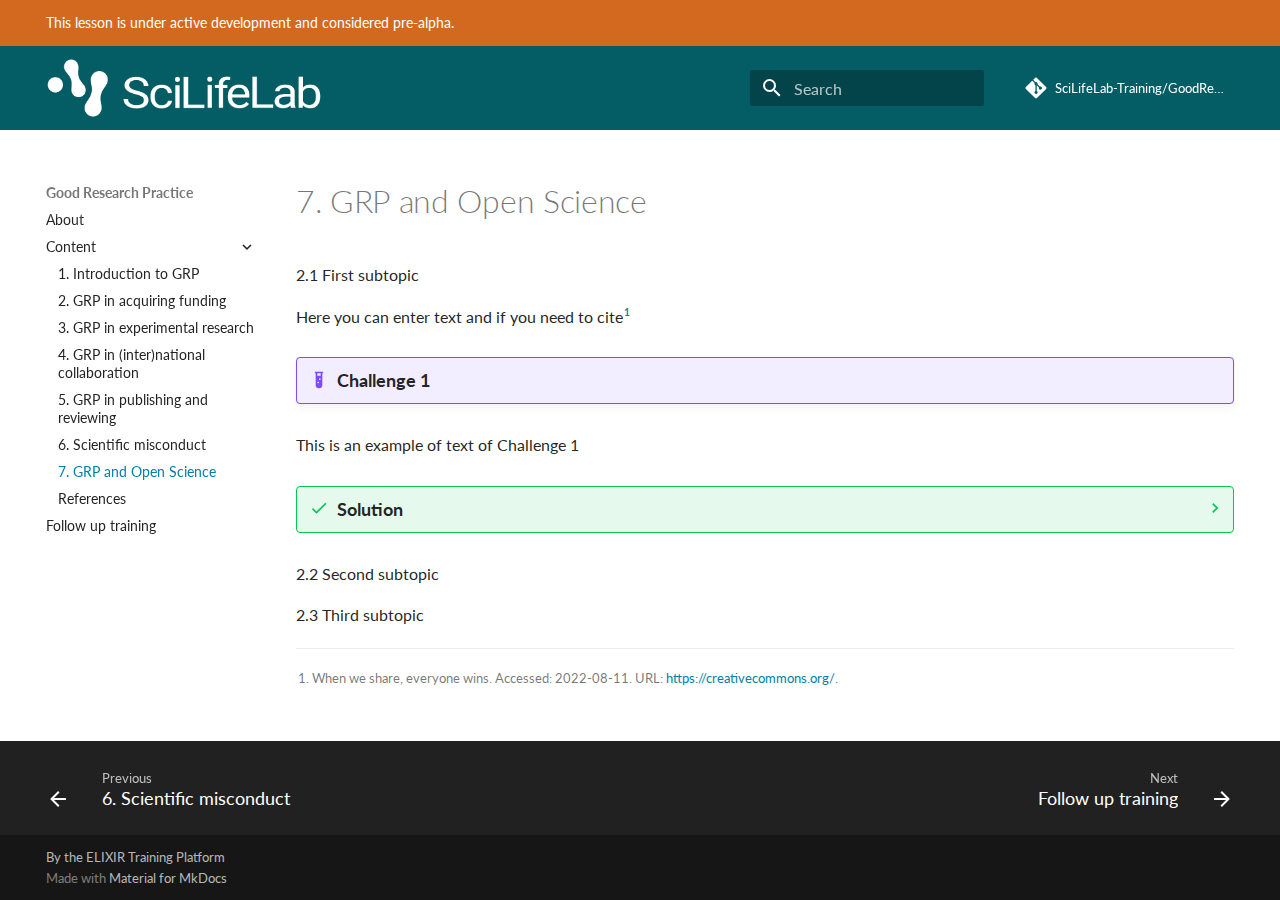
<file: chapters/chapter_07/index.html>
<!doctype html>
<html lang="en" class="no-js">
  <head>
    
      <meta charset="utf-8">
      <meta name="viewport" content="width=device-width,initial-scale=1">
      
      
      
      
        <link rel="prev" href="../chapter_06/">
      
      
        <link rel="next" href="../../follow_up_training/">
      
      
        
      
      
      <link rel="icon" href="../../assets/images/SciLifeLab_symbol_green.png">
      <meta name="generator" content="mkdocs-1.6.1, mkdocs-material-9.7.0">
    
    
      
        <title>7. GRP and Open Science - Good Research Practice</title>
      
    
    
      <link rel="stylesheet" href="../../assets/stylesheets/main.618322db.min.css">
      
      


    
    
      
    
    
      
        
        
        <link rel="preconnect" href="https://fonts.gstatic.com" crossorigin>
        <link rel="stylesheet" href="https://fonts.googleapis.com/css?family=Lato:300,300i,400,400i,700,700i%7CRoboto+Mono:400,400i,700,700i&display=fallback">
        <style>:root{--md-text-font:"Lato";--md-code-font:"Roboto Mono"}</style>
      
    
    
      <link rel="stylesheet" href="../../stylesheets/extra.css">
    
      <link rel="stylesheet" href="../../stylesheets/neoteroi-mkdocs.css">
    
    <script>__md_scope=new URL("../..",location),__md_hash=e=>[...e].reduce(((e,_)=>(e<<5)-e+_.charCodeAt(0)),0),__md_get=(e,_=localStorage,t=__md_scope)=>JSON.parse(_.getItem(t.pathname+"."+e)),__md_set=(e,_,t=localStorage,a=__md_scope)=>{try{t.setItem(a.pathname+"."+e,JSON.stringify(_))}catch(e){}}</script>
    
      

    
    
  </head>
  
  
    <body dir="ltr">
  
    
    <input class="md-toggle" data-md-toggle="drawer" type="checkbox" id="__drawer" autocomplete="off">
    <input class="md-toggle" data-md-toggle="search" type="checkbox" id="__search" autocomplete="off">
    <label class="md-overlay" for="__drawer"></label>
    <div data-md-component="skip">
      
    </div>
    <div data-md-component="announce">
      
        <aside class="md-banner">
          <div class="md-banner__inner md-grid md-typeset">
            
            
This lesson is under active development and considered pre-alpha.

          </div>
          
        </aside>
      
    </div>
    
    
      

  

<header class="md-header md-header--shadow" data-md-component="header">
  <nav class="md-header__inner md-grid" aria-label="Header">
    <a href="../.." title="Good Research Practice" class="md-header__button md-logo" aria-label="Good Research Practice" data-md-component="logo">
      
  <img src="../../assets/images/SciLifeLab_Logotype_NEG.png" alt="logo">

    </a>
    <label class="md-header__button md-icon" for="__drawer">
      
      <svg xmlns="http://www.w3.org/2000/svg" viewBox="0 0 24 24"><path d="M3 6h18v2H3zm0 5h18v2H3zm0 5h18v2H3z"/></svg>
    </label>
    <div class="md-header__title" data-md-component="header-title">
      <div class="md-header__ellipsis">
        <div class="md-header__topic">
          <span class="md-ellipsis">
            Good Research Practice
          </span>
        </div>
        <div class="md-header__topic" data-md-component="header-topic">
          <span class="md-ellipsis">
            
              7. GRP and Open Science
            
          </span>
        </div>
      </div>
    </div>
    
    
      <script>var palette=__md_get("__palette");if(palette&&palette.color){if("(prefers-color-scheme)"===palette.color.media){var media=matchMedia("(prefers-color-scheme: light)"),input=document.querySelector(media.matches?"[data-md-color-media='(prefers-color-scheme: light)']":"[data-md-color-media='(prefers-color-scheme: dark)']");palette.color.media=input.getAttribute("data-md-color-media"),palette.color.scheme=input.getAttribute("data-md-color-scheme"),palette.color.primary=input.getAttribute("data-md-color-primary"),palette.color.accent=input.getAttribute("data-md-color-accent")}for(var[key,value]of Object.entries(palette.color))document.body.setAttribute("data-md-color-"+key,value)}</script>
    
    
    
      
      
        <label class="md-header__button md-icon" for="__search">
          
          <svg xmlns="http://www.w3.org/2000/svg" viewBox="0 0 24 24"><path d="M9.5 3A6.5 6.5 0 0 1 16 9.5c0 1.61-.59 3.09-1.56 4.23l.27.27h.79l5 5-1.5 1.5-5-5v-.79l-.27-.27A6.52 6.52 0 0 1 9.5 16 6.5 6.5 0 0 1 3 9.5 6.5 6.5 0 0 1 9.5 3m0 2C7 5 5 7 5 9.5S7 14 9.5 14 14 12 14 9.5 12 5 9.5 5"/></svg>
        </label>
        <div class="md-search" data-md-component="search" role="dialog">
  <label class="md-search__overlay" for="__search"></label>
  <div class="md-search__inner" role="search">
    <form class="md-search__form" name="search">
      <input type="text" class="md-search__input" name="query" aria-label="Search" placeholder="Search" autocapitalize="off" autocorrect="off" autocomplete="off" spellcheck="false" data-md-component="search-query" required>
      <label class="md-search__icon md-icon" for="__search">
        
        <svg xmlns="http://www.w3.org/2000/svg" viewBox="0 0 24 24"><path d="M9.5 3A6.5 6.5 0 0 1 16 9.5c0 1.61-.59 3.09-1.56 4.23l.27.27h.79l5 5-1.5 1.5-5-5v-.79l-.27-.27A6.52 6.52 0 0 1 9.5 16 6.5 6.5 0 0 1 3 9.5 6.5 6.5 0 0 1 9.5 3m0 2C7 5 5 7 5 9.5S7 14 9.5 14 14 12 14 9.5 12 5 9.5 5"/></svg>
        
        <svg xmlns="http://www.w3.org/2000/svg" viewBox="0 0 24 24"><path d="M20 11v2H8l5.5 5.5-1.42 1.42L4.16 12l7.92-7.92L13.5 5.5 8 11z"/></svg>
      </label>
      <nav class="md-search__options" aria-label="Search">
        
        <button type="reset" class="md-search__icon md-icon" title="Clear" aria-label="Clear" tabindex="-1">
          
          <svg xmlns="http://www.w3.org/2000/svg" viewBox="0 0 24 24"><path d="M19 6.41 17.59 5 12 10.59 6.41 5 5 6.41 10.59 12 5 17.59 6.41 19 12 13.41 17.59 19 19 17.59 13.41 12z"/></svg>
        </button>
      </nav>
      
    </form>
    <div class="md-search__output">
      <div class="md-search__scrollwrap" tabindex="0" data-md-scrollfix>
        <div class="md-search-result" data-md-component="search-result">
          <div class="md-search-result__meta">
            Initializing search
          </div>
          <ol class="md-search-result__list" role="presentation"></ol>
        </div>
      </div>
    </div>
  </div>
</div>
      
    
    
      <div class="md-header__source">
        <a href="https://scilifelab-training.github.io/Good-Research-Practice/" title="Go to repository" class="md-source" data-md-component="source">
  <div class="md-source__icon md-icon">
    
    <svg xmlns="http://www.w3.org/2000/svg" viewBox="0 0 448 512"><!--! Font Awesome Free 7.1.0 by @fontawesome - https://fontawesome.com License - https://fontawesome.com/license/free (Icons: CC BY 4.0, Fonts: SIL OFL 1.1, Code: MIT License) Copyright 2025 Fonticons, Inc.--><path d="M439.6 236.1 244 40.5c-5.4-5.5-12.8-8.5-20.4-8.5s-15 3-20.4 8.4L162.5 81l51.5 51.5c27.1-9.1 52.7 16.8 43.4 43.7l49.7 49.7c34.2-11.8 61.2 31 35.5 56.7-26.5 26.5-70.2-2.9-56-37.3L240.3 199v121.9c25.3 12.5 22.3 41.8 9.1 55-6.4 6.4-15.2 10.1-24.3 10.1s-17.8-3.6-24.3-10.1c-17.6-17.6-11.1-46.9 11.2-56v-123c-20.8-8.5-24.6-30.7-18.6-45L142.6 101 8.5 235.1C3 240.6 0 247.9 0 255.5s3 15 8.5 20.4l195.6 195.7c5.4 5.4 12.7 8.4 20.4 8.4s15-3 20.4-8.4l194.7-194.7c5.4-5.4 8.4-12.8 8.4-20.4s-3-15-8.4-20.4"/></svg>
  </div>
  <div class="md-source__repository">
    SciLifeLab-Training/GoodResearchPractice
  </div>
</a>
      </div>
    
  </nav>
  
</header>
    
    <div class="md-container" data-md-component="container">
      
      
        
          
        
      
      <main class="md-main" data-md-component="main">
        <div class="md-main__inner md-grid">
          
            
              
              <div class="md-sidebar md-sidebar--primary" data-md-component="sidebar" data-md-type="navigation" >
                <div class="md-sidebar__scrollwrap">
                  <div class="md-sidebar__inner">
                    



  

<nav class="md-nav md-nav--primary md-nav--integrated" aria-label="Navigation" data-md-level="0">
  <label class="md-nav__title" for="__drawer">
    <a href="../.." title="Good Research Practice" class="md-nav__button md-logo" aria-label="Good Research Practice" data-md-component="logo">
      
  <img src="../../assets/images/SciLifeLab_Logotype_NEG.png" alt="logo">

    </a>
    Good Research Practice
  </label>
  
    <div class="md-nav__source">
      <a href="https://scilifelab-training.github.io/Good-Research-Practice/" title="Go to repository" class="md-source" data-md-component="source">
  <div class="md-source__icon md-icon">
    
    <svg xmlns="http://www.w3.org/2000/svg" viewBox="0 0 448 512"><!--! Font Awesome Free 7.1.0 by @fontawesome - https://fontawesome.com License - https://fontawesome.com/license/free (Icons: CC BY 4.0, Fonts: SIL OFL 1.1, Code: MIT License) Copyright 2025 Fonticons, Inc.--><path d="M439.6 236.1 244 40.5c-5.4-5.5-12.8-8.5-20.4-8.5s-15 3-20.4 8.4L162.5 81l51.5 51.5c27.1-9.1 52.7 16.8 43.4 43.7l49.7 49.7c34.2-11.8 61.2 31 35.5 56.7-26.5 26.5-70.2-2.9-56-37.3L240.3 199v121.9c25.3 12.5 22.3 41.8 9.1 55-6.4 6.4-15.2 10.1-24.3 10.1s-17.8-3.6-24.3-10.1c-17.6-17.6-11.1-46.9 11.2-56v-123c-20.8-8.5-24.6-30.7-18.6-45L142.6 101 8.5 235.1C3 240.6 0 247.9 0 255.5s3 15 8.5 20.4l195.6 195.7c5.4 5.4 12.7 8.4 20.4 8.4s15-3 20.4-8.4l194.7-194.7c5.4-5.4 8.4-12.8 8.4-20.4s-3-15-8.4-20.4"/></svg>
  </div>
  <div class="md-source__repository">
    SciLifeLab-Training/GoodResearchPractice
  </div>
</a>
    </div>
  
  <ul class="md-nav__list" data-md-scrollfix>
    
      
      
  
  
  
  
    <li class="md-nav__item">
      <a href="../.." class="md-nav__link">
        
  
  
  <span class="md-ellipsis">
    
  
    About
  

    
  </span>
  
  

      </a>
    </li>
  

    
      
      
  
  
    
  
  
  
    
    
    
    
    
    <li class="md-nav__item md-nav__item--active md-nav__item--nested">
      
        
        
        <input class="md-nav__toggle md-toggle " type="checkbox" id="__nav_2" checked>
        
          
          <label class="md-nav__link" for="__nav_2" id="__nav_2_label" tabindex="0">
            
  
  
  <span class="md-ellipsis">
    
  
    Content
  

    
  </span>
  
  

            <span class="md-nav__icon md-icon"></span>
          </label>
        
        <nav class="md-nav" data-md-level="1" aria-labelledby="__nav_2_label" aria-expanded="true">
          <label class="md-nav__title" for="__nav_2">
            <span class="md-nav__icon md-icon"></span>
            
  
    Content
  

          </label>
          <ul class="md-nav__list" data-md-scrollfix>
            
              
                
  
  
  
  
    <li class="md-nav__item">
      <a href="../chapter_01/" class="md-nav__link">
        
  
  
  <span class="md-ellipsis">
    
  
    1. Introduction to GRP
  

    
  </span>
  
  

      </a>
    </li>
  

              
            
              
                
  
  
  
  
    <li class="md-nav__item">
      <a href="../chapter_02/" class="md-nav__link">
        
  
  
  <span class="md-ellipsis">
    
  
    2. GRP in acquiring funding
  

    
  </span>
  
  

      </a>
    </li>
  

              
            
              
                
  
  
  
  
    <li class="md-nav__item">
      <a href="../chapter_03/" class="md-nav__link">
        
  
  
  <span class="md-ellipsis">
    
  
    3. GRP in experimental research
  

    
  </span>
  
  

      </a>
    </li>
  

              
            
              
                
  
  
  
  
    <li class="md-nav__item">
      <a href="../chapter_04/" class="md-nav__link">
        
  
  
  <span class="md-ellipsis">
    
  
    4. GRP in (inter)national collaboration
  

    
  </span>
  
  

      </a>
    </li>
  

              
            
              
                
  
  
  
  
    <li class="md-nav__item">
      <a href="../chapter_05/" class="md-nav__link">
        
  
  
  <span class="md-ellipsis">
    
  
    5. GRP in publishing and reviewing
  

    
  </span>
  
  

      </a>
    </li>
  

              
            
              
                
  
  
  
  
    <li class="md-nav__item">
      <a href="../chapter_06/" class="md-nav__link">
        
  
  
  <span class="md-ellipsis">
    
  
    6. Scientific misconduct
  

    
  </span>
  
  

      </a>
    </li>
  

              
            
              
                
  
  
    
  
  
  
    <li class="md-nav__item md-nav__item--active">
      
      <input class="md-nav__toggle md-toggle" type="checkbox" id="__toc">
      
      
      
      <a href="./" class="md-nav__link md-nav__link--active">
        
  
  
  <span class="md-ellipsis">
    
  
    7. GRP and Open Science
  

    
  </span>
  
  

      </a>
      
    </li>
  

              
            
              
                
  
  
  
  
    <li class="md-nav__item">
      <a href="../../references.md" class="md-nav__link">
        
  
  
  <span class="md-ellipsis">
    
  
    References
  

    
  </span>
  
  

      </a>
    </li>
  

              
            
          </ul>
        </nav>
      
    </li>
  

    
      
      
  
  
  
  
    <li class="md-nav__item">
      <a href="../../follow_up_training/" class="md-nav__link">
        
  
  
  <span class="md-ellipsis">
    
  
    Follow up training
  

    
  </span>
  
  

      </a>
    </li>
  

    
  </ul>
</nav>
                  </div>
                </div>
              </div>
            
            
          
          
            <div class="md-content" data-md-component="content">
              
              <article class="md-content__inner md-typeset">
                
                  


  
  


  <h1>7. GRP and Open Science</h1>

<div><p>2.1 First subtopic</p>
<p>Here you can enter text and if you need to cite<sup id="fnref:creative_commons_2022"><a class="footnote-ref" href="#fn:creative_commons_2022">1</a></sup></p>
<div class="admonition example">
<p class="admonition-title">Challenge 1</p>
</div>
<p>This is an example of text of Challenge 1</p>
<details class="success">
<summary>Solution</summary>
<p>This is an example solution for Challenge 1.</p>
</details>
<p>2.2 Second subtopic</p>
<p>2.3 Third subtopic</p>
<div class="footnote">
<hr>
<ol>
<li id="fn:creative_commons_2022">
<p>When we share, everyone wins. Accessed: 2022-08-11. URL: <a href="https://creativecommons.org/">https://creativecommons.org/</a>. <a class="footnote-backref" href="#fnref:creative_commons_2022" title="Jump back to footnote 1 in the text">↩</a></p>
</li>
</ol>
</div></div>












                
              </article>
            </div>
          
          
<script>var target=document.getElementById(location.hash.slice(1));target&&target.name&&(target.checked=target.name.startsWith("__tabbed_"))</script>
        </div>
        
          <button type="button" class="md-top md-icon" data-md-component="top" hidden>
  
  <svg xmlns="http://www.w3.org/2000/svg" viewBox="0 0 24 24"><path d="M13 20h-2V8l-5.5 5.5-1.42-1.42L12 4.16l7.92 7.92-1.42 1.42L13 8z"/></svg>
  Back to top
</button>
        
      </main>
      
        <footer class="md-footer">
  
    
      
      <nav class="md-footer__inner md-grid" aria-label="Footer" >
        
          
          <a href="../chapter_06/" class="md-footer__link md-footer__link--prev" aria-label="Previous: 6. Scientific misconduct">
            <div class="md-footer__button md-icon">
              
              <svg xmlns="http://www.w3.org/2000/svg" viewBox="0 0 24 24"><path d="M20 11v2H8l5.5 5.5-1.42 1.42L4.16 12l7.92-7.92L13.5 5.5 8 11z"/></svg>
            </div>
            <div class="md-footer__title">
              <span class="md-footer__direction">
                Previous
              </span>
              <div class="md-ellipsis">
                6. Scientific misconduct
              </div>
            </div>
          </a>
        
        
          
          <a href="../../follow_up_training/" class="md-footer__link md-footer__link--next" aria-label="Next: Follow up training">
            <div class="md-footer__title">
              <span class="md-footer__direction">
                Next
              </span>
              <div class="md-ellipsis">
                Follow up training
              </div>
            </div>
            <div class="md-footer__button md-icon">
              
              <svg xmlns="http://www.w3.org/2000/svg" viewBox="0 0 24 24"><path d="M4 11v2h12l-5.5 5.5 1.42 1.42L19.84 12l-7.92-7.92L10.5 5.5 16 11z"/></svg>
            </div>
          </a>
        
      </nav>
    
  
  <div class="md-footer-meta md-typeset">
    <div class="md-footer-meta__inner md-grid">
      <div class="md-copyright">
  
    <div class="md-copyright__highlight">
      By the ELIXIR Training Platform
    </div>
  
  
    Made with
    <a href="https://squidfunk.github.io/mkdocs-material/" target="_blank" rel="noopener">
      Material for MkDocs
    </a>
  
</div>
      
    </div>
  </div>
</footer>
      
    </div>
    <div class="md-dialog" data-md-component="dialog">
      <div class="md-dialog__inner md-typeset"></div>
    </div>
    
    
    
      
      
      <script id="__config" type="application/json">{"annotate": null, "base": "../..", "features": ["navigation.top", "navigation.footer", "toc.integrate"], "search": "../../assets/javascripts/workers/search.7a47a382.min.js", "tags": null, "translations": {"clipboard.copied": "Copied to clipboard", "clipboard.copy": "Copy to clipboard", "search.result.more.one": "1 more on this page", "search.result.more.other": "# more on this page", "search.result.none": "No matching documents", "search.result.one": "1 matching document", "search.result.other": "# matching documents", "search.result.placeholder": "Type to start searching", "search.result.term.missing": "Missing", "select.version": "Select version"}, "version": null}</script>
    
    
      <script src="../../assets/javascripts/bundle.e71a0d61.min.js"></script>
      
    
  </body>
</html>
</file>
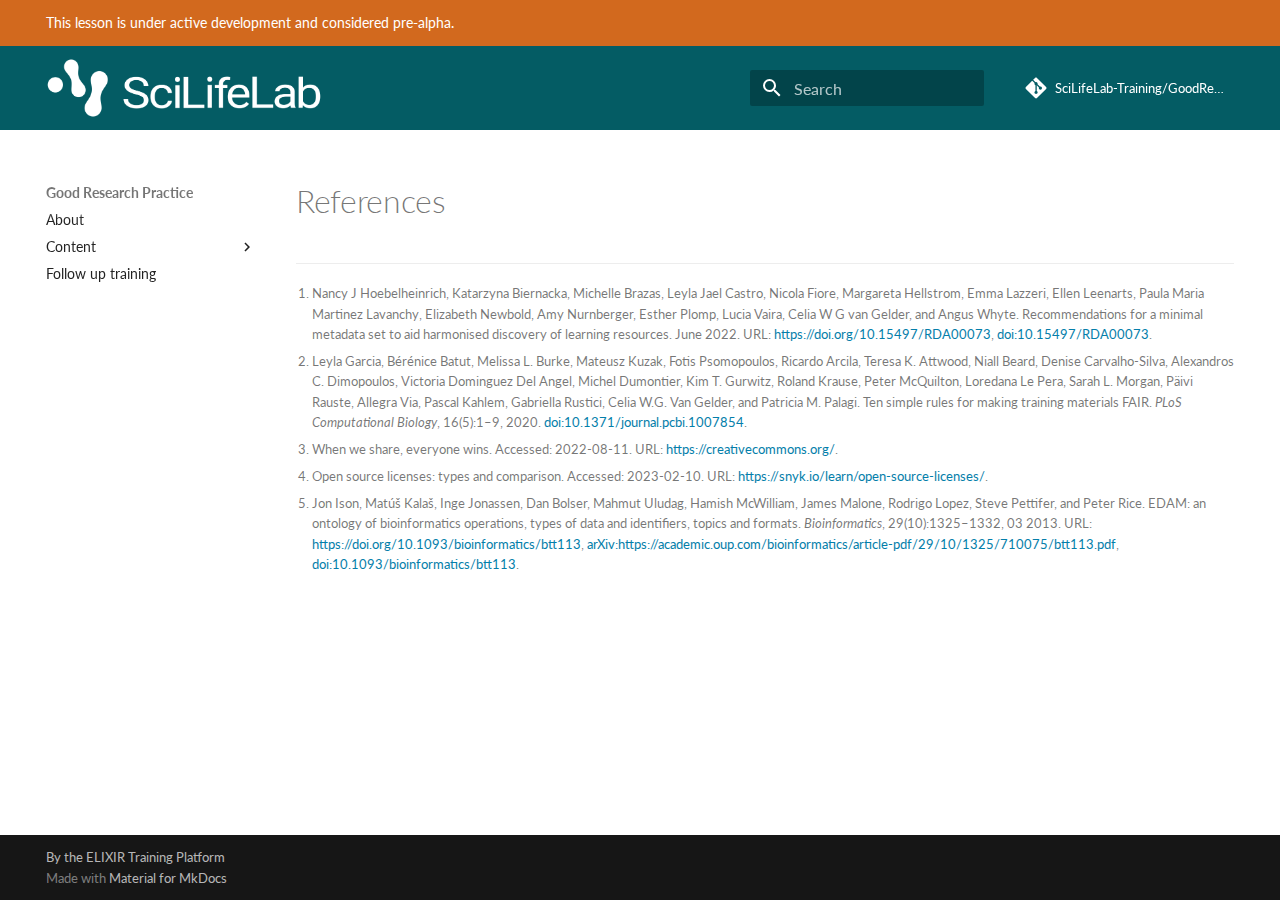
<file: chapters/references/index.html>
<!doctype html>
<html lang="en" class="no-js">
  <head>
    
      <meta charset="utf-8">
      <meta name="viewport" content="width=device-width,initial-scale=1">
      
      
      
      
      
      
        
      
      
      <link rel="icon" href="../../assets/images/SciLifeLab_symbol_green.png">
      <meta name="generator" content="mkdocs-1.6.1, mkdocs-material-9.7.0">
    
    
      
        <title>References - Good Research Practice</title>
      
    
    
      <link rel="stylesheet" href="../../assets/stylesheets/main.618322db.min.css">
      
      


    
    
      
    
    
      
        
        
        <link rel="preconnect" href="https://fonts.gstatic.com" crossorigin>
        <link rel="stylesheet" href="https://fonts.googleapis.com/css?family=Lato:300,300i,400,400i,700,700i%7CRoboto+Mono:400,400i,700,700i&display=fallback">
        <style>:root{--md-text-font:"Lato";--md-code-font:"Roboto Mono"}</style>
      
    
    
      <link rel="stylesheet" href="../../stylesheets/extra.css">
    
      <link rel="stylesheet" href="../../stylesheets/neoteroi-mkdocs.css">
    
    <script>__md_scope=new URL("../..",location),__md_hash=e=>[...e].reduce(((e,_)=>(e<<5)-e+_.charCodeAt(0)),0),__md_get=(e,_=localStorage,t=__md_scope)=>JSON.parse(_.getItem(t.pathname+"."+e)),__md_set=(e,_,t=localStorage,a=__md_scope)=>{try{t.setItem(a.pathname+"."+e,JSON.stringify(_))}catch(e){}}</script>
    
      

    
    
  </head>
  
  
    <body dir="ltr">
  
    
    <input class="md-toggle" data-md-toggle="drawer" type="checkbox" id="__drawer" autocomplete="off">
    <input class="md-toggle" data-md-toggle="search" type="checkbox" id="__search" autocomplete="off">
    <label class="md-overlay" for="__drawer"></label>
    <div data-md-component="skip">
      
    </div>
    <div data-md-component="announce">
      
        <aside class="md-banner">
          <div class="md-banner__inner md-grid md-typeset">
            
            
This lesson is under active development and considered pre-alpha.

          </div>
          
        </aside>
      
    </div>
    
    
      

  

<header class="md-header md-header--shadow" data-md-component="header">
  <nav class="md-header__inner md-grid" aria-label="Header">
    <a href="../.." title="Good Research Practice" class="md-header__button md-logo" aria-label="Good Research Practice" data-md-component="logo">
      
  <img src="../../assets/images/SciLifeLab_Logotype_NEG.png" alt="logo">

    </a>
    <label class="md-header__button md-icon" for="__drawer">
      
      <svg xmlns="http://www.w3.org/2000/svg" viewBox="0 0 24 24"><path d="M3 6h18v2H3zm0 5h18v2H3zm0 5h18v2H3z"/></svg>
    </label>
    <div class="md-header__title" data-md-component="header-title">
      <div class="md-header__ellipsis">
        <div class="md-header__topic">
          <span class="md-ellipsis">
            Good Research Practice
          </span>
        </div>
        <div class="md-header__topic" data-md-component="header-topic">
          <span class="md-ellipsis">
            
              References
            
          </span>
        </div>
      </div>
    </div>
    
    
      <script>var palette=__md_get("__palette");if(palette&&palette.color){if("(prefers-color-scheme)"===palette.color.media){var media=matchMedia("(prefers-color-scheme: light)"),input=document.querySelector(media.matches?"[data-md-color-media='(prefers-color-scheme: light)']":"[data-md-color-media='(prefers-color-scheme: dark)']");palette.color.media=input.getAttribute("data-md-color-media"),palette.color.scheme=input.getAttribute("data-md-color-scheme"),palette.color.primary=input.getAttribute("data-md-color-primary"),palette.color.accent=input.getAttribute("data-md-color-accent")}for(var[key,value]of Object.entries(palette.color))document.body.setAttribute("data-md-color-"+key,value)}</script>
    
    
    
      
      
        <label class="md-header__button md-icon" for="__search">
          
          <svg xmlns="http://www.w3.org/2000/svg" viewBox="0 0 24 24"><path d="M9.5 3A6.5 6.5 0 0 1 16 9.5c0 1.61-.59 3.09-1.56 4.23l.27.27h.79l5 5-1.5 1.5-5-5v-.79l-.27-.27A6.52 6.52 0 0 1 9.5 16 6.5 6.5 0 0 1 3 9.5 6.5 6.5 0 0 1 9.5 3m0 2C7 5 5 7 5 9.5S7 14 9.5 14 14 12 14 9.5 12 5 9.5 5"/></svg>
        </label>
        <div class="md-search" data-md-component="search" role="dialog">
  <label class="md-search__overlay" for="__search"></label>
  <div class="md-search__inner" role="search">
    <form class="md-search__form" name="search">
      <input type="text" class="md-search__input" name="query" aria-label="Search" placeholder="Search" autocapitalize="off" autocorrect="off" autocomplete="off" spellcheck="false" data-md-component="search-query" required>
      <label class="md-search__icon md-icon" for="__search">
        
        <svg xmlns="http://www.w3.org/2000/svg" viewBox="0 0 24 24"><path d="M9.5 3A6.5 6.5 0 0 1 16 9.5c0 1.61-.59 3.09-1.56 4.23l.27.27h.79l5 5-1.5 1.5-5-5v-.79l-.27-.27A6.52 6.52 0 0 1 9.5 16 6.5 6.5 0 0 1 3 9.5 6.5 6.5 0 0 1 9.5 3m0 2C7 5 5 7 5 9.5S7 14 9.5 14 14 12 14 9.5 12 5 9.5 5"/></svg>
        
        <svg xmlns="http://www.w3.org/2000/svg" viewBox="0 0 24 24"><path d="M20 11v2H8l5.5 5.5-1.42 1.42L4.16 12l7.92-7.92L13.5 5.5 8 11z"/></svg>
      </label>
      <nav class="md-search__options" aria-label="Search">
        
        <button type="reset" class="md-search__icon md-icon" title="Clear" aria-label="Clear" tabindex="-1">
          
          <svg xmlns="http://www.w3.org/2000/svg" viewBox="0 0 24 24"><path d="M19 6.41 17.59 5 12 10.59 6.41 5 5 6.41 10.59 12 5 17.59 6.41 19 12 13.41 17.59 19 19 17.59 13.41 12z"/></svg>
        </button>
      </nav>
      
    </form>
    <div class="md-search__output">
      <div class="md-search__scrollwrap" tabindex="0" data-md-scrollfix>
        <div class="md-search-result" data-md-component="search-result">
          <div class="md-search-result__meta">
            Initializing search
          </div>
          <ol class="md-search-result__list" role="presentation"></ol>
        </div>
      </div>
    </div>
  </div>
</div>
      
    
    
      <div class="md-header__source">
        <a href="https://scilifelab-training.github.io/Good-Research-Practice/" title="Go to repository" class="md-source" data-md-component="source">
  <div class="md-source__icon md-icon">
    
    <svg xmlns="http://www.w3.org/2000/svg" viewBox="0 0 448 512"><!--! Font Awesome Free 7.1.0 by @fontawesome - https://fontawesome.com License - https://fontawesome.com/license/free (Icons: CC BY 4.0, Fonts: SIL OFL 1.1, Code: MIT License) Copyright 2025 Fonticons, Inc.--><path d="M439.6 236.1 244 40.5c-5.4-5.5-12.8-8.5-20.4-8.5s-15 3-20.4 8.4L162.5 81l51.5 51.5c27.1-9.1 52.7 16.8 43.4 43.7l49.7 49.7c34.2-11.8 61.2 31 35.5 56.7-26.5 26.5-70.2-2.9-56-37.3L240.3 199v121.9c25.3 12.5 22.3 41.8 9.1 55-6.4 6.4-15.2 10.1-24.3 10.1s-17.8-3.6-24.3-10.1c-17.6-17.6-11.1-46.9 11.2-56v-123c-20.8-8.5-24.6-30.7-18.6-45L142.6 101 8.5 235.1C3 240.6 0 247.9 0 255.5s3 15 8.5 20.4l195.6 195.7c5.4 5.4 12.7 8.4 20.4 8.4s15-3 20.4-8.4l194.7-194.7c5.4-5.4 8.4-12.8 8.4-20.4s-3-15-8.4-20.4"/></svg>
  </div>
  <div class="md-source__repository">
    SciLifeLab-Training/GoodResearchPractice
  </div>
</a>
      </div>
    
  </nav>
  
</header>
    
    <div class="md-container" data-md-component="container">
      
      
        
          
        
      
      <main class="md-main" data-md-component="main">
        <div class="md-main__inner md-grid">
          
            
              
              <div class="md-sidebar md-sidebar--primary" data-md-component="sidebar" data-md-type="navigation" >
                <div class="md-sidebar__scrollwrap">
                  <div class="md-sidebar__inner">
                    



  

<nav class="md-nav md-nav--primary md-nav--integrated" aria-label="Navigation" data-md-level="0">
  <label class="md-nav__title" for="__drawer">
    <a href="../.." title="Good Research Practice" class="md-nav__button md-logo" aria-label="Good Research Practice" data-md-component="logo">
      
  <img src="../../assets/images/SciLifeLab_Logotype_NEG.png" alt="logo">

    </a>
    Good Research Practice
  </label>
  
    <div class="md-nav__source">
      <a href="https://scilifelab-training.github.io/Good-Research-Practice/" title="Go to repository" class="md-source" data-md-component="source">
  <div class="md-source__icon md-icon">
    
    <svg xmlns="http://www.w3.org/2000/svg" viewBox="0 0 448 512"><!--! Font Awesome Free 7.1.0 by @fontawesome - https://fontawesome.com License - https://fontawesome.com/license/free (Icons: CC BY 4.0, Fonts: SIL OFL 1.1, Code: MIT License) Copyright 2025 Fonticons, Inc.--><path d="M439.6 236.1 244 40.5c-5.4-5.5-12.8-8.5-20.4-8.5s-15 3-20.4 8.4L162.5 81l51.5 51.5c27.1-9.1 52.7 16.8 43.4 43.7l49.7 49.7c34.2-11.8 61.2 31 35.5 56.7-26.5 26.5-70.2-2.9-56-37.3L240.3 199v121.9c25.3 12.5 22.3 41.8 9.1 55-6.4 6.4-15.2 10.1-24.3 10.1s-17.8-3.6-24.3-10.1c-17.6-17.6-11.1-46.9 11.2-56v-123c-20.8-8.5-24.6-30.7-18.6-45L142.6 101 8.5 235.1C3 240.6 0 247.9 0 255.5s3 15 8.5 20.4l195.6 195.7c5.4 5.4 12.7 8.4 20.4 8.4s15-3 20.4-8.4l194.7-194.7c5.4-5.4 8.4-12.8 8.4-20.4s-3-15-8.4-20.4"/></svg>
  </div>
  <div class="md-source__repository">
    SciLifeLab-Training/GoodResearchPractice
  </div>
</a>
    </div>
  
  <ul class="md-nav__list" data-md-scrollfix>
    
      
      
  
  
  
  
    <li class="md-nav__item">
      <a href="../.." class="md-nav__link">
        
  
  
  <span class="md-ellipsis">
    
  
    About
  

    
  </span>
  
  

      </a>
    </li>
  

    
      
      
  
  
  
  
    
    
    
    
    
    <li class="md-nav__item md-nav__item--nested">
      
        
        
        <input class="md-nav__toggle md-toggle " type="checkbox" id="__nav_2" >
        
          
          <label class="md-nav__link" for="__nav_2" id="__nav_2_label" tabindex="0">
            
  
  
  <span class="md-ellipsis">
    
  
    Content
  

    
  </span>
  
  

            <span class="md-nav__icon md-icon"></span>
          </label>
        
        <nav class="md-nav" data-md-level="1" aria-labelledby="__nav_2_label" aria-expanded="false">
          <label class="md-nav__title" for="__nav_2">
            <span class="md-nav__icon md-icon"></span>
            
  
    Content
  

          </label>
          <ul class="md-nav__list" data-md-scrollfix>
            
              
                
  
  
  
  
    <li class="md-nav__item">
      <a href="../chapter_01/" class="md-nav__link">
        
  
  
  <span class="md-ellipsis">
    
  
    1. Introduction to GRP
  

    
  </span>
  
  

      </a>
    </li>
  

              
            
              
                
  
  
  
  
    <li class="md-nav__item">
      <a href="../chapter_02/" class="md-nav__link">
        
  
  
  <span class="md-ellipsis">
    
  
    2. GRP in acquiring funding
  

    
  </span>
  
  

      </a>
    </li>
  

              
            
              
                
  
  
  
  
    <li class="md-nav__item">
      <a href="../chapter_03/" class="md-nav__link">
        
  
  
  <span class="md-ellipsis">
    
  
    3. GRP in experimental research
  

    
  </span>
  
  

      </a>
    </li>
  

              
            
              
                
  
  
  
  
    <li class="md-nav__item">
      <a href="../chapter_04/" class="md-nav__link">
        
  
  
  <span class="md-ellipsis">
    
  
    4. GRP in (inter)national collaboration
  

    
  </span>
  
  

      </a>
    </li>
  

              
            
              
                
  
  
  
  
    <li class="md-nav__item">
      <a href="../chapter_05/" class="md-nav__link">
        
  
  
  <span class="md-ellipsis">
    
  
    5. GRP in publishing and reviewing
  

    
  </span>
  
  

      </a>
    </li>
  

              
            
              
                
  
  
  
  
    <li class="md-nav__item">
      <a href="../chapter_06/" class="md-nav__link">
        
  
  
  <span class="md-ellipsis">
    
  
    6. Scientific misconduct
  

    
  </span>
  
  

      </a>
    </li>
  

              
            
              
                
  
  
  
  
    <li class="md-nav__item">
      <a href="../chapter_07/" class="md-nav__link">
        
  
  
  <span class="md-ellipsis">
    
  
    7. GRP and Open Science
  

    
  </span>
  
  

      </a>
    </li>
  

              
            
              
                
  
  
  
  
    <li class="md-nav__item">
      <a href="../../references.md" class="md-nav__link">
        
  
  
  <span class="md-ellipsis">
    
  
    References
  

    
  </span>
  
  

      </a>
    </li>
  

              
            
          </ul>
        </nav>
      
    </li>
  

    
      
      
  
  
  
  
    <li class="md-nav__item">
      <a href="../../follow_up_training/" class="md-nav__link">
        
  
  
  <span class="md-ellipsis">
    
  
    Follow up training
  

    
  </span>
  
  

      </a>
    </li>
  

    
  </ul>
</nav>
                  </div>
                </div>
              </div>
            
            
          
          
            <div class="md-content" data-md-component="content">
              
              <article class="md-content__inner md-typeset">
                
                  


  
  


  <h1>References</h1>

<div class="footnote">
<hr>
<ol>
<li id="fn:hoebelheinrich_nancy_j_2022_6769695">
<p>Nancy J Hoebelheinrich, Katarzyna Biernacka, Michelle Brazas, Leyla Jael Castro, Nicola Fiore, Margareta Hellstrom, Emma Lazzeri, Ellen Leenarts, Paula Maria Martinez Lavanchy, Elizabeth Newbold, Amy Nurnberger, Esther Plomp, Lucia Vaira, Celia W G van Gelder, and Angus Whyte. Recommendations for a minimal metadata set to aid harmonised discovery of learning resources. June 2022. URL: <a href="https://doi.org/10.15497/RDA00073">https://doi.org/10.15497/RDA00073</a>, <a href="https://doi.org/10.15497/RDA00073">doi:10.15497/RDA00073</a>. <a class="footnote-backref" href="#fnref:hoebelheinrich_nancy_j_2022_6769695" title="Jump back to footnote 1 in the text">↩</a></p>
</li>
<li id="fn:Garcia2020">
<p>Leyla Garcia, Bérénice Batut, Melissa L. Burke, Mateusz Kuzak, Fotis Psomopoulos, Ricardo Arcila, Teresa K. Attwood, Niall Beard, Denise Carvalho-Silva, Alexandros C. Dimopoulos, Victoria Dominguez Del Angel, Michel Dumontier, Kim T. Gurwitz, Roland Krause, Peter McQuilton, Loredana Le Pera, Sarah L. Morgan, Päivi Rauste, Allegra Via, Pascal Kahlem, Gabriella Rustici, Celia W.G. Van Gelder, and Patricia M. Palagi. Ten simple rules for making training materials FAIR. <em>PLoS Computational Biology</em>, 16(5):1–9, 2020. <a href="https://doi.org/10.1371/journal.pcbi.1007854">doi:10.1371/journal.pcbi.1007854</a>. <a class="footnote-backref" href="#fnref:Garcia2020" title="Jump back to footnote 2 in the text">↩</a></p>
</li>
<li id="fn:creative_commons_2022">
<p>When we share, everyone wins. Accessed: 2022-08-11. URL: <a href="https://creativecommons.org/">https://creativecommons.org/</a>. <a class="footnote-backref" href="#fnref:creative_commons_2022" title="Jump back to footnote 3 in the text">↩</a></p>
</li>
<li id="fn:open-source-licenses">
<p>Open source licenses: types and comparison. Accessed: 2023-02-10. URL: <a href="https://snyk.io/learn/open-source-licenses/">https://snyk.io/learn/open-source-licenses/</a>. <a class="footnote-backref" href="#fnref:open-source-licenses" title="Jump back to footnote 4 in the text">↩</a></p>
</li>
<li id="fn:10.1093/bioinformatics/btt113">
<p>Jon Ison, Matúš Kalaš, Inge Jonassen, Dan Bolser, Mahmut Uludag, Hamish McWilliam, James Malone, Rodrigo Lopez, Steve Pettifer, and Peter Rice. EDAM: an ontology of bioinformatics operations, types of data and identifiers, topics and formats. <em>Bioinformatics</em>, 29(10):1325–1332, 03 2013. URL: <a href="https://doi.org/10.1093/bioinformatics/btt113">https://doi.org/10.1093/bioinformatics/btt113</a>, <a href="https://arxiv.org/abs/https://academic.oup.com/bioinformatics/article-pdf/29/10/1325/710075/btt113.pdf">arXiv:https://academic.oup.com/bioinformatics/article-pdf/29/10/1325/710075/btt113.pdf</a>, <a href="https://doi.org/10.1093/bioinformatics/btt113">doi:10.1093/bioinformatics/btt113</a>. <a class="footnote-backref" href="#fnref:10.1093/bioinformatics/btt113" title="Jump back to footnote 5 in the text">↩</a></p>
</li>
</ol>
</div>












                
              </article>
            </div>
          
          
<script>var target=document.getElementById(location.hash.slice(1));target&&target.name&&(target.checked=target.name.startsWith("__tabbed_"))</script>
        </div>
        
          <button type="button" class="md-top md-icon" data-md-component="top" hidden>
  
  <svg xmlns="http://www.w3.org/2000/svg" viewBox="0 0 24 24"><path d="M13 20h-2V8l-5.5 5.5-1.42-1.42L12 4.16l7.92 7.92-1.42 1.42L13 8z"/></svg>
  Back to top
</button>
        
      </main>
      
        <footer class="md-footer">
  
    
  
  <div class="md-footer-meta md-typeset">
    <div class="md-footer-meta__inner md-grid">
      <div class="md-copyright">
  
    <div class="md-copyright__highlight">
      By the ELIXIR Training Platform
    </div>
  
  
    Made with
    <a href="https://squidfunk.github.io/mkdocs-material/" target="_blank" rel="noopener">
      Material for MkDocs
    </a>
  
</div>
      
    </div>
  </div>
</footer>
      
    </div>
    <div class="md-dialog" data-md-component="dialog">
      <div class="md-dialog__inner md-typeset"></div>
    </div>
    
    
    
      
      
      <script id="__config" type="application/json">{"annotate": null, "base": "../..", "features": ["navigation.top", "navigation.footer", "toc.integrate"], "search": "../../assets/javascripts/workers/search.7a47a382.min.js", "tags": null, "translations": {"clipboard.copied": "Copied to clipboard", "clipboard.copy": "Copy to clipboard", "search.result.more.one": "1 more on this page", "search.result.more.other": "# more on this page", "search.result.none": "No matching documents", "search.result.one": "1 matching document", "search.result.other": "# matching documents", "search.result.placeholder": "Type to start searching", "search.result.term.missing": "Missing", "select.version": "Select version"}, "version": null}</script>
    
    
      <script src="../../assets/javascripts/bundle.e71a0d61.min.js"></script>
      
    
  </body>
</html>
</file>
<file: stylesheets/extra.css>
:root > * {
  --md-primary-fg-color:        #045C64;
  --md-accent-fg-color:         #eb8339ff;
  --md-typeset-a-color:         #047eaaff;
  --md-admonition-icon--overview: url('data:image/svg+xml;charset=utf-8,<svg xmlns="http://www.w3.org/2000/svg" viewBox="0 0 24 24"><path d="M15.5 12a3.5 3.5 0 1 1-7 0 3.5 3.5 0 0 1 7 0Z"/><path d="M12 3.5c3.432 0 6.124 1.534 8.054 3.241 1.926 1.703 3.132 3.61 3.616 4.46a1.6 1.6 0 0 1 0 1.598c-.484.85-1.69 2.757-3.616 4.461-1.929 1.706-4.622 3.24-8.054 3.24-3.432 0-6.124-1.534-8.054-3.24C2.02 15.558.814 13.65.33 12.8a1.6 1.6 0 0 1 0-1.598c.484-.85 1.69-2.757 3.616-4.462C5.875 5.034 8.568 3.5 12 3.5ZM1.633 11.945a.115.115 0 0 0-.017.055c.001.02.006.039.017.056.441.774 1.551 2.527 3.307 4.08C6.691 17.685 9.045 19 12 19c2.955 0 5.31-1.315 7.06-2.864 1.756-1.553 2.866-3.306 3.307-4.08a.111.111 0 0 0 .017-.056.111.111 0 0 0-.017-.056c-.441-.773-1.551-2.527-3.307-4.08C17.309 6.315 14.955 5 12 5 9.045 5 6.69 6.314 4.94 7.865c-1.756 1.552-2.866 3.306-3.307 4.08Z"/></svg>')
}

.md-banner {
  background-color: chocolate;
}

/* These are social card options for authors and contributors sections */
.nt-card {
    text-align: center;
}

.authors .nt-card-text {
    font-size:20px;
}

.contributors .nt-card .nt-card-image img {
    height: 60px;
}

.contributors .nt-card .nt-card-image {
    min-height: 60px;
}

/* This makes the normal admonition blocks have the same font size as normal text */
.md-typeset .admonition,
.md-typeset details {
  font-size: 18px;
}

.md-header__button.md-logo img, .md-header__button.md-logo svg {
  fill: currentcolor;
  display: block;
  height: 60px;
  width: auto;
}

/* These are options to create a new admonition class for the overview section in About */
.md-typeset .admonition.overview,
.md-typeset details.overview {
  border-color: rgb(77, 77, 77);
}
.md-typeset .overview > .admonition-title,
.md-typeset .overview > summary {
  background-color: rgba(77, 77, 77, 0.1);
}
.md-typeset .overview > .admonition-title::before,
.md-typeset .overview > summary::before {
  background-color: rgb(77, 77, 77);
  -webkit-mask-image: var(--md-admonition-icon--overview);
          mask-image: var(--md-admonition-icon--overview);
}

.md-typeset .overview {
  /* line-height: 1; */
  font-size: 14px;
}

/* Hide the site name text but keep space */
.md-header__title {
  visibility: hidden;   /* hide text but element still occupies space */
  width: 250px;         /* desired empty space */
  flex-shrink: 0;       /* prevent shrinking */
}

.md-typeset .admonition.note {
    background-color: #f2f2f2; /* soft background */
    border: 1px solid #ffffff !important;/* white border */
    border-left: 4px solid #045C64 !important; /* accent strip on left */
    padding: 15px 20px;
    border-radius: 8px;
    font-size: 0.9em;
    line-height: 1.5;
    margin-bottom: 20px;
}

/* Remove the blue header bar and padding from the hidden title */
.md-typeset .admonition.note > .admonition-title {
    display: none;
}

/* Style headings and lists inside the box */
.md-typeset .admonition.note h3,
.md-typeset .admonition.note h4 {
    margin-top: 0.5em;
    margin-bottom: 0.3em;
    font-weight: 600;
}

.md-typeset .admonition.note ul {
    margin-top: 0;
    margin-bottom: 0.5em;
}

/* Container to hold all GRP cards side by side */
.grp-cards-container {
  display: flex;
  flex-wrap: wrap;         /* wrap to next line if screen is narrow */
  gap: 15px;               /* spacing between cards */
  margin-bottom: 20px;
  justify-content: flex-start; /* align cards to left */
}

/* Individual GRP competency cards */
.grp-card {
  border-left: 5px solid #491F53;   /* accent stripe */
  background-color: #f2f2f2;        /* slightly darker grey background */
  border: 1px solid #ffffff !important;/* white border */
  padding: 15px 20px;
  border-radius: 8px;
  box-shadow: 0 2px 4px rgba(0,0,0,0.05);
  font-size: 16px;
  line-height: 1.5;

  /* NEW: control card width for rectangular layout */
  flex: 1 1 250px;   /* grow, shrink, basis width */
  max-width: 300px;  /* optional max width */
  min-width: 240px;  /* optional min width */
}

/* Card titles */
.grp-card h4 {
  margin-top: 0;
  margin-bottom: 8px;
  font-size: 18px;
  color: #045C64;
}

/* Card text */
.grp-card p {
  margin: 0;
  font-size: 14px;
  line-height: 1.5;
}

/* Vertical action steps (card-style list) */
.action-steps {
  display: flex;
  flex-direction: column;
  gap: 20px;
  margin: 20px 0;
}

/* Each card */
.action-step {
  display: flex;
  gap: 15px;
  background: #f7f7f7;
  border-left: 5px solid #045C64; /* your primary color */
  padding: 15px 20px;
  border-radius: 8px;
  box-shadow: 0 2px 4px rgba(0,0,0,0.05);
  align-items: flex-start;
}

/* Step number circle */
.step-icon {
  min-width: 35px;
  height: 35px;
  background: #045C64;
  color: white;
  border-radius: 50%;
  display: flex;
  justify-content: center;
  align-items: center;
  font-weight: bold;
  font-size: 16px;
}

/* Step content */
.step-content h4 {
  margin: 0 0 5px;
  color: #045C64;
  font-size: 18px;
}

.step-content p {
  margin: 0;
  font-size: 15px;
  line-height: 1.5;
}
</file>
<file: stylesheets/neoteroi-mkdocs.css>
:root{
    --nt-color-0: #CD853F;
    --nt-color-1: #B22222;
    --nt-color-2: #000080;
    --nt-color-3: #4B0082;
    --nt-color-4: #3CB371;
    --nt-color-5: #D2B48C;
    --nt-color-6: #FF00FF;
    --nt-color-7: #98FB98;
    --nt-color-8: #FFEBCD;
    --nt-color-9: #2E8B57;
    --nt-color-10: #6A5ACD;
    --nt-color-11: #48D1CC;
    --nt-color-12: #FFA500;
    --nt-color-13: #F4A460;
    --nt-color-14: #A52A2A;
    --nt-color-15: #FFE4C4;
    --nt-color-16: #FF4500;
    --nt-color-17: #AFEEEE;
    --nt-color-18: #FA8072;
    --nt-color-19: #2F4F4F;
    --nt-color-20: #FFDAB9;
    --nt-color-21: #BC8F8F;
    --nt-color-22: #FFC0CB;
    --nt-color-23: #00FA9A;
    --nt-color-24: #F0FFF0;
    --nt-color-25: #FFFACD;
    --nt-color-26: #F5F5F5;
    --nt-color-27: #FF6347;
    --nt-color-28: #FFFFF0;
    --nt-color-29: #7FFFD4;
    --nt-color-30: #E9967A;
    --nt-color-31: #7B68EE;
    --nt-color-32: #FFF8DC;
    --nt-color-33: #0000CD;
    --nt-color-34: #D2691E;
    --nt-color-35: #708090;
    --nt-color-36: #5F9EA0;
    --nt-color-37: #008080;
    --nt-color-38: #008000;
    --nt-color-39: #FFE4E1;
    --nt-color-40: #FFFF00;
    --nt-color-41: #FFFAF0;
    --nt-color-42: #DCDCDC;
    --nt-color-43: #ADFF2F;
    --nt-color-44: #ADD8E6;
    --nt-color-45: #8B008B;
    --nt-color-46: #7FFF00;
    --nt-color-47: #800000;
    --nt-color-48: #20B2AA;
    --nt-color-49: #556B2F;
    --nt-color-50: #778899;
    --nt-color-51: #E6E6FA;
    --nt-color-52: #FFFAFA;
    --nt-color-53: #FF7F50;
    --nt-color-54: #FF0000;
    --nt-color-55: #F5DEB3;
    --nt-color-56: #008B8B;
    --nt-color-57: #66CDAA;
    --nt-color-58: #808000;
    --nt-color-59: #FAF0E6;
    --nt-color-60: #00BFFF;
    --nt-color-61: #C71585;
    --nt-color-62: #00FFFF;
    --nt-color-63: #8B4513;
    --nt-color-64: #F0F8FF;
    --nt-color-65: #FAEBD7;
    --nt-color-66: #8B0000;
    --nt-color-67: #4682B4;
    --nt-color-68: #F0E68C;
    --nt-color-69: #BDB76B;
    --nt-color-70: #A0522D;
    --nt-color-71: #FAFAD2;
    --nt-color-72: #FFD700;
    --nt-color-73: #DEB887;
    --nt-color-74: #E0FFFF;
    --nt-color-75: #8A2BE2;
    --nt-color-76: #32CD32;
    --nt-color-77: #87CEFA;
    --nt-color-78: #00CED1;
    --nt-color-79: #696969;
    --nt-color-80: #DDA0DD;
    --nt-color-81: #EE82EE;
    --nt-color-82: #FFB6C1;
    --nt-color-83: #8FBC8F;
    --nt-color-84: #D8BFD8;
    --nt-color-85: #9400D3;
    --nt-color-86: #A9A9A9;
    --nt-color-87: #FFFFE0;
    --nt-color-88: #FFF5EE;
    --nt-color-89: #FFF0F5;
    --nt-color-90: #FFDEAD;
    --nt-color-91: #800080;
    --nt-color-92: #B0E0E6;
    --nt-color-93: #9932CC;
    --nt-color-94: #DAA520;
    --nt-color-95: #F0FFFF;
    --nt-color-96: #40E0D0;
    --nt-color-97: #00FF7F;
    --nt-color-98: #006400;
    --nt-color-99: #808080;
    --nt-color-100: #87CEEB;
    --nt-color-101: #0000FF;
    --nt-color-102: #6495ED;
    --nt-color-103: #FDF5E6;
    --nt-color-104: #B8860B;
    --nt-color-105: #BA55D3;
    --nt-color-106: #C0C0C0;
    --nt-color-107: #000000;
    --nt-color-108: #F08080;
    --nt-color-109: #B0C4DE;
    --nt-color-110: #00008B;
    --nt-color-111: #6B8E23;
    --nt-color-112: #FFE4B5;
    --nt-color-113: #FFA07A;
    --nt-color-114: #9ACD32;
    --nt-color-115: #FFFFFF;
    --nt-color-116: #F5F5DC;
    --nt-color-117: #90EE90;
    --nt-color-118: #1E90FF;
    --nt-color-119: #7CFC00;
    --nt-color-120: #FF69B4;
    --nt-color-121: #F8F8FF;
    --nt-color-122: #F5FFFA;
    --nt-color-123: #00FF00;
    --nt-color-124: #D3D3D3;
    --nt-color-125: #DB7093;
    --nt-color-126: #DA70D6;
    --nt-color-127: #FF1493;
    --nt-color-128: #228B22;
    --nt-color-129: #FFEFD5;
    --nt-color-130: #4169E1;
    --nt-color-131: #191970;
    --nt-color-132: #9370DB;
    --nt-color-133: #483D8B;
    --nt-color-134: #FF8C00;
    --nt-color-135: #EEE8AA;
    --nt-color-136: #CD5C5C;
    --nt-color-137: #DC143C
}
:root{
    --nt-group-0-main: #000000;
    --nt-group-0-dark: #FFFFFF;
    --nt-group-0-light: #000000;
    --nt-group-0-main-bg: #F44336;
    --nt-group-0-dark-bg: #BA000D;
    --nt-group-0-light-bg: #FF7961;
    --nt-group-1-main: #000000;
    --nt-group-1-dark: #FFFFFF;
    --nt-group-1-light: #000000;
    --nt-group-1-main-bg: #E91E63;
    --nt-group-1-dark-bg: #B0003A;
    --nt-group-1-light-bg: #FF6090;
    --nt-group-2-main: #FFFFFF;
    --nt-group-2-dark: #FFFFFF;
    --nt-group-2-light: #000000;
    --nt-group-2-main-bg: #9C27B0;
    --nt-group-2-dark-bg: #6A0080;
    --nt-group-2-light-bg: #D05CE3;
    --nt-group-3-main: #FFFFFF;
    --nt-group-3-dark: #FFFFFF;
    --nt-group-3-light: #000000;
    --nt-group-3-main-bg: #673AB7;
    --nt-group-3-dark-bg: #320B86;
    --nt-group-3-light-bg: #9A67EA;
    --nt-group-4-main: #FFFFFF;
    --nt-group-4-dark: #FFFFFF;
    --nt-group-4-light: #000000;
    --nt-group-4-main-bg: #3F51B5;
    --nt-group-4-dark-bg: #002984;
    --nt-group-4-light-bg: #757DE8;
    --nt-group-5-main: #000000;
    --nt-group-5-dark: #FFFFFF;
    --nt-group-5-light: #000000;
    --nt-group-5-main-bg: #2196F3;
    --nt-group-5-dark-bg: #0069C0;
    --nt-group-5-light-bg: #6EC6FF;
    --nt-group-6-main: #000000;
    --nt-group-6-dark: #FFFFFF;
    --nt-group-6-light: #000000;
    --nt-group-6-main-bg: #03A9F4;
    --nt-group-6-dark-bg: #007AC1;
    --nt-group-6-light-bg: #67DAFF;
    --nt-group-7-main: #000000;
    --nt-group-7-dark: #000000;
    --nt-group-7-light: #000000;
    --nt-group-7-main-bg: #00BCD4;
    --nt-group-7-dark-bg: #008BA3;
    --nt-group-7-light-bg: #62EFFF;
    --nt-group-8-main: #000000;
    --nt-group-8-dark: #FFFFFF;
    --nt-group-8-light: #000000;
    --nt-group-8-main-bg: #009688;
    --nt-group-8-dark-bg: #00675B;
    --nt-group-8-light-bg: #52C7B8;
    --nt-group-9-main: #000000;
    --nt-group-9-dark: #FFFFFF;
    --nt-group-9-light: #000000;
    --nt-group-9-main-bg: #4CAF50;
    --nt-group-9-dark-bg: #087F23;
    --nt-group-9-light-bg: #80E27E;
    --nt-group-10-main: #000000;
    --nt-group-10-dark: #000000;
    --nt-group-10-light: #000000;
    --nt-group-10-main-bg: #8BC34A;
    --nt-group-10-dark-bg: #5A9216;
    --nt-group-10-light-bg: #BEF67A;
    --nt-group-11-main: #000000;
    --nt-group-11-dark: #000000;
    --nt-group-11-light: #000000;
    --nt-group-11-main-bg: #CDDC39;
    --nt-group-11-dark-bg: #99AA00;
    --nt-group-11-light-bg: #FFFF6E;
    --nt-group-12-main: #000000;
    --nt-group-12-dark: #000000;
    --nt-group-12-light: #000000;
    --nt-group-12-main-bg: #FFEB3B;
    --nt-group-12-dark-bg: #C8B900;
    --nt-group-12-light-bg: #FFFF72;
    --nt-group-13-main: #000000;
    --nt-group-13-dark: #000000;
    --nt-group-13-light: #000000;
    --nt-group-13-main-bg: #FFC107;
    --nt-group-13-dark-bg: #C79100;
    --nt-group-13-light-bg: #FFF350;
    --nt-group-14-main: #000000;
    --nt-group-14-dark: #000000;
    --nt-group-14-light: #000000;
    --nt-group-14-main-bg: #FF9800;
    --nt-group-14-dark-bg: #C66900;
    --nt-group-14-light-bg: #FFC947;
    --nt-group-15-main: #000000;
    --nt-group-15-dark: #FFFFFF;
    --nt-group-15-light: #000000;
    --nt-group-15-main-bg: #FF5722;
    --nt-group-15-dark-bg: #C41C00;
    --nt-group-15-light-bg: #FF8A50;
    --nt-group-16-main: #FFFFFF;
    --nt-group-16-dark: #FFFFFF;
    --nt-group-16-light: #000000;
    --nt-group-16-main-bg: #795548;
    --nt-group-16-dark-bg: #4B2C20;
    --nt-group-16-light-bg: #A98274;
    --nt-group-17-main: #000000;
    --nt-group-17-dark: #FFFFFF;
    --nt-group-17-light: #000000;
    --nt-group-17-main-bg: #9E9E9E;
    --nt-group-17-dark-bg: #707070;
    --nt-group-17-light-bg: #CFCFCF;
    --nt-group-18-main: #000000;
    --nt-group-18-dark: #FFFFFF;
    --nt-group-18-light: #000000;
    --nt-group-18-main-bg: #607D8B;
    --nt-group-18-dark-bg: #34515E;
    --nt-group-18-light-bg: #8EACBB
}
.nt-pastello{
    --nt-group-0-main: #000000;
    --nt-group-0-dark: #000000;
    --nt-group-0-light: #000000;
    --nt-group-0-main-bg: #EF9A9A;
    --nt-group-0-dark-bg: #BA6B6C;
    --nt-group-0-light-bg: #FFCCCB;
    --nt-group-1-main: #000000;
    --nt-group-1-dark: #000000;
    --nt-group-1-light: #000000;
    --nt-group-1-main-bg: #F48FB1;
    --nt-group-1-dark-bg: #BF5F82;
    --nt-group-1-light-bg: #FFC1E3;
    --nt-group-2-main: #000000;
    --nt-group-2-dark: #000000;
    --nt-group-2-light: #000000;
    --nt-group-2-main-bg: #CE93D8;
    --nt-group-2-dark-bg: #9C64A6;
    --nt-group-2-light-bg: #FFC4FF;
    --nt-group-3-main: #000000;
    --nt-group-3-dark: #000000;
    --nt-group-3-light: #000000;
    --nt-group-3-main-bg: #B39DDB;
    --nt-group-3-dark-bg: #836FA9;
    --nt-group-3-light-bg: #E6CEFF;
    --nt-group-4-main: #000000;
    --nt-group-4-dark: #000000;
    --nt-group-4-light: #000000;
    --nt-group-4-main-bg: #9FA8DA;
    --nt-group-4-dark-bg: #6F79A8;
    --nt-group-4-light-bg: #D1D9FF;
    --nt-group-5-main: #000000;
    --nt-group-5-dark: #000000;
    --nt-group-5-light: #000000;
    --nt-group-5-main-bg: #90CAF9;
    --nt-group-5-dark-bg: #5D99C6;
    --nt-group-5-light-bg: #C3FDFF;
    --nt-group-6-main: #000000;
    --nt-group-6-dark: #000000;
    --nt-group-6-light: #000000;
    --nt-group-6-main-bg: #81D4FA;
    --nt-group-6-dark-bg: #4BA3C7;
    --nt-group-6-light-bg: #B6FFFF;
    --nt-group-7-main: #000000;
    --nt-group-7-dark: #000000;
    --nt-group-7-light: #000000;
    --nt-group-7-main-bg: #80DEEA;
    --nt-group-7-dark-bg: #4BACB8;
    --nt-group-7-light-bg: #B4FFFF;
    --nt-group-8-main: #000000;
    --nt-group-8-dark: #000000;
    --nt-group-8-light: #000000;
    --nt-group-8-main-bg: #80CBC4;
    --nt-group-8-dark-bg: #4F9A94;
    --nt-group-8-light-bg: #B2FEF7;
    --nt-group-9-main: #000000;
    --nt-group-9-dark: #000000;
    --nt-group-9-light: #000000;
    --nt-group-9-main-bg: #A5D6A7;
    --nt-group-9-dark-bg: #75A478;
    --nt-group-9-light-bg: #D7FFD9;
    --nt-group-10-main: #000000;
    --nt-group-10-dark: #000000;
    --nt-group-10-light: #000000;
    --nt-group-10-main-bg: #C5E1A5;
    --nt-group-10-dark-bg: #94AF76;
    --nt-group-10-light-bg: #F8FFD7;
    --nt-group-11-main: #000000;
    --nt-group-11-dark: #000000;
    --nt-group-11-light: #000000;
    --nt-group-11-main-bg: #E6EE9C;
    --nt-group-11-dark-bg: #B3BC6D;
    --nt-group-11-light-bg: #FFFFCE;
    --nt-group-12-main: #000000;
    --nt-group-12-dark: #000000;
    --nt-group-12-light: #000000;
    --nt-group-12-main-bg: #FFF59D;
    --nt-group-12-dark-bg: #CBC26D;
    --nt-group-12-light-bg: #FFFFCF;
    --nt-group-13-main: #000000;
    --nt-group-13-dark: #000000;
    --nt-group-13-light: #000000;
    --nt-group-13-main-bg: #FFE082;
    --nt-group-13-dark-bg: #CAAE53;
    --nt-group-13-light-bg: #FFFFB3;
    --nt-group-14-main: #000000;
    --nt-group-14-dark: #000000;
    --nt-group-14-light: #000000;
    --nt-group-14-main-bg: #FFCC80;
    --nt-group-14-dark-bg: #CA9B52;
    --nt-group-14-light-bg: #FFFFB0;
    --nt-group-15-main: #000000;
    --nt-group-15-dark: #000000;
    --nt-group-15-light: #000000;
    --nt-group-15-main-bg: #FFAB91;
    --nt-group-15-dark-bg: #C97B63;
    --nt-group-15-light-bg: #FFDDC1;
    --nt-group-16-main: #000000;
    --nt-group-16-dark: #000000;
    --nt-group-16-light: #000000;
    --nt-group-16-main-bg: #BCAAA4;
    --nt-group-16-dark-bg: #8C7B75;
    --nt-group-16-light-bg: #EFDCD5;
    --nt-group-17-main: #000000;
    --nt-group-17-dark: #000000;
    --nt-group-17-light: #000000;
    --nt-group-17-main-bg: #EEEEEE;
    --nt-group-17-dark-bg: #BCBCBC;
    --nt-group-17-light-bg: #FFFFFF;
    --nt-group-18-main: #000000;
    --nt-group-18-dark: #000000;
    --nt-group-18-light: #000000;
    --nt-group-18-main-bg: #B0BEC5;
    --nt-group-18-dark-bg: #808E95;
    --nt-group-18-light-bg: #E2F1F8
}
.nt-group-0 .nt-plan-group-summary,.nt-group-0 .nt-timeline-dot{
    color:var(--nt-group-0-dark);
    background-color:var(--nt-group-0-dark-bg)
}
.nt-group-0 .period{
    color:var(--nt-group-0-main);
    background-color:var(--nt-group-0-main-bg)
}
.nt-group-1 .nt-plan-group-summary,.nt-group-1 .nt-timeline-dot{
    color:var(--nt-group-1-dark);
    background-color:var(--nt-group-1-dark-bg)
}
.nt-group-1 .period{
    color:var(--nt-group-1-main);
    background-color:var(--nt-group-1-main-bg)
}
.nt-group-2 .nt-plan-group-summary,.nt-group-2 .nt-timeline-dot{
    color:var(--nt-group-2-dark);
    background-color:var(--nt-group-2-dark-bg)
}
.nt-group-2 .period{
    color:var(--nt-group-2-main);
    background-color:var(--nt-group-2-main-bg)
}
.nt-group-3 .nt-plan-group-summary,.nt-group-3 .nt-timeline-dot{
    color:var(--nt-group-3-dark);
    background-color:var(--nt-group-3-dark-bg)
}
.nt-group-3 .period{
    color:var(--nt-group-3-main);
    background-color:var(--nt-group-3-main-bg)
}
.nt-group-4 .nt-plan-group-summary,.nt-group-4 .nt-timeline-dot{
    color:var(--nt-group-4-dark);
    background-color:var(--nt-group-4-dark-bg)
}
.nt-group-4 .period{
    color:var(--nt-group-4-main);
    background-color:var(--nt-group-4-main-bg)
}
.nt-group-5 .nt-plan-group-summary,.nt-group-5 .nt-timeline-dot{
    color:var(--nt-group-5-dark);
    background-color:var(--nt-group-5-dark-bg)
}
.nt-group-5 .period{
    color:var(--nt-group-5-main);
    background-color:var(--nt-group-5-main-bg)
}
.nt-group-6 .nt-plan-group-summary,.nt-group-6 .nt-timeline-dot{
    color:var(--nt-group-6-dark);
    background-color:var(--nt-group-6-dark-bg)
}
.nt-group-6 .period{
    color:var(--nt-group-6-main);
    background-color:var(--nt-group-6-main-bg)
}
.nt-group-7 .nt-plan-group-summary,.nt-group-7 .nt-timeline-dot{
    color:var(--nt-group-7-dark);
    background-color:var(--nt-group-7-dark-bg)
}
.nt-group-7 .period{
    color:var(--nt-group-7-main);
    background-color:var(--nt-group-7-main-bg)
}
.nt-group-8 .nt-plan-group-summary,.nt-group-8 .nt-timeline-dot{
    color:var(--nt-group-8-dark);
    background-color:var(--nt-group-8-dark-bg)
}
.nt-group-8 .period{
    color:var(--nt-group-8-main);
    background-color:var(--nt-group-8-main-bg)
}
.nt-group-9 .nt-plan-group-summary,.nt-group-9 .nt-timeline-dot{
    color:var(--nt-group-9-dark);
    background-color:var(--nt-group-9-dark-bg)
}
.nt-group-9 .period{
    color:var(--nt-group-9-main);
    background-color:var(--nt-group-9-main-bg)
}
.nt-group-10 .nt-plan-group-summary,.nt-group-10 .nt-timeline-dot{
    color:var(--nt-group-10-dark);
    background-color:var(--nt-group-10-dark-bg)
}
.nt-group-10 .period{
    color:var(--nt-group-10-main);
    background-color:var(--nt-group-10-main-bg)
}
.nt-group-11 .nt-plan-group-summary,.nt-group-11 .nt-timeline-dot{
    color:var(--nt-group-11-dark);
    background-color:var(--nt-group-11-dark-bg)
}
.nt-group-11 .period{
    color:var(--nt-group-11-main);
    background-color:var(--nt-group-11-main-bg)
}
.nt-group-12 .nt-plan-group-summary,.nt-group-12 .nt-timeline-dot{
    color:var(--nt-group-12-dark);
    background-color:var(--nt-group-12-dark-bg)
}
.nt-group-12 .period{
    color:var(--nt-group-12-main);
    background-color:var(--nt-group-12-main-bg)
}
.nt-group-13 .nt-plan-group-summary,.nt-group-13 .nt-timeline-dot{
    color:var(--nt-group-13-dark);
    background-color:var(--nt-group-13-dark-bg)
}
.nt-group-13 .period{
    color:var(--nt-group-13-main);
    background-color:var(--nt-group-13-main-bg)
}
.nt-group-14 .nt-plan-group-summary,.nt-group-14 .nt-timeline-dot{
    color:var(--nt-group-14-dark);
    background-color:var(--nt-group-14-dark-bg)
}
.nt-group-14 .period{
    color:var(--nt-group-14-main);
    background-color:var(--nt-group-14-main-bg)
}
.nt-group-15 .nt-plan-group-summary,.nt-group-15 .nt-timeline-dot{
    color:var(--nt-group-15-dark);
    background-color:var(--nt-group-15-dark-bg)
}
.nt-group-15 .period{
    color:var(--nt-group-15-main);
    background-color:var(--nt-group-15-main-bg)
}
.nt-group-16 .nt-plan-group-summary,.nt-group-16 .nt-timeline-dot{
    color:var(--nt-group-16-dark);
    background-color:var(--nt-group-16-dark-bg)
}
.nt-group-16 .period{
    color:var(--nt-group-16-main);
    background-color:var(--nt-group-16-main-bg)
}
.nt-group-17 .nt-plan-group-summary,.nt-group-17 .nt-timeline-dot{
    color:var(--nt-group-17-dark);
    background-color:var(--nt-group-17-dark-bg)
}
.nt-group-17 .period{
    color:var(--nt-group-17-main);
    background-color:var(--nt-group-17-main-bg)
}
.nt-group-18 .nt-plan-group-summary,.nt-group-18 .nt-timeline-dot{
    color:var(--nt-group-18-dark);
    background-color:var(--nt-group-18-dark-bg)
}
.nt-group-18 .period{
    color:var(--nt-group-18-main);
    background-color:var(--nt-group-18-main-bg)
}
.nt-error{
    border:2px dashed darkred;
    padding:0 1rem;
    background:#faf9ba;
    color:darkred
}
.nt-timeline{
    margin-top:30px
}
.nt-timeline .nt-timeline-title{
    font-size:1.1rem;
    margin-top:0
}
.nt-timeline .nt-timeline-sub-title{
    margin-top:0
}
.nt-timeline .nt-timeline-content{
    font-size:.8rem;
    border-bottom:2px dashed #ccc;
    padding-bottom:1.2rem
}
.nt-timeline.horizontal .nt-timeline-items{
    flex-direction:row;
    overflow-x:scroll
}
.nt-timeline.horizontal .nt-timeline-items>div{
    min-width:400px;
    margin-right:50px
}
.nt-timeline.horizontal.reverse .nt-timeline-items{
    flex-direction:row-reverse
}
.nt-timeline.horizontal.center .nt-timeline-before{
    background-image:linear-gradient(rgba(252, 70, 107, 0) 0%, rgb(252, 70, 107) 100%);
    background-repeat:no-repeat;
    background-size:100% 2px;
    background-position:0 center
}
.nt-timeline.horizontal.center .nt-timeline-after{
    background-image:linear-gradient(180deg, rgb(252, 70, 107) 0%, rgba(252, 70, 107, 0) 100%);
    background-repeat:no-repeat;
    background-size:100% 2px;
    background-position:0 center
}
.nt-timeline.horizontal.center .nt-timeline-items{
    background-image:radial-gradient(circle, rgb(63, 94, 251) 0%, rgb(252, 70, 107) 100%);
    background-repeat:no-repeat;
    background-size:100% 2px;
    background-position:0 center
}
.nt-timeline.horizontal .nt-timeline-dot{
    left:50%
}
.nt-timeline.horizontal .nt-timeline-dot:not(.bigger){
    top:calc(50% - 4px)
}
.nt-timeline.horizontal .nt-timeline-dot.bigger{
    top:calc(50% - 15px)
}
.nt-timeline.vertical .nt-timeline-items{
    flex-direction:column
}
.nt-timeline.vertical.reverse .nt-timeline-items{
    flex-direction:column-reverse
}
.nt-timeline.vertical.center .nt-timeline-before{
    background:linear-gradient(rgba(252, 70, 107, 0) 0%, rgb(252, 70, 107) 100%) no-repeat center/2px 100%
}
.nt-timeline.vertical.center .nt-timeline-after{
    background:linear-gradient(rgb(252, 70, 107) 0%, rgba(252, 70, 107, 0) 100%) no-repeat center/2px 100%
}
.nt-timeline.vertical.center .nt-timeline-items{
    background:radial-gradient(circle, rgb(63, 94, 251) 0%, rgb(252, 70, 107) 100%) no-repeat center/2px 100%
}
.nt-timeline.vertical.center .nt-timeline-dot{
    left:calc(50% - 10px)
}
.nt-timeline.vertical.center .nt-timeline-dot:not(.bigger){
    top:10px
}
.nt-timeline.vertical.center .nt-timeline-dot.bigger{
    left:calc(50% - 20px)
}
.nt-timeline.vertical.left{
    padding-left:100px
}
.nt-timeline.vertical.left .nt-timeline-item{
    padding-left:70px
}
.nt-timeline.vertical.left .nt-timeline-sub-title{
    left:-100px;
    width:100px
}
.nt-timeline.vertical.left .nt-timeline-before{
    background:linear-gradient(rgba(252, 70, 107, 0) 0%, rgb(252, 70, 107) 100%) no-repeat 30px/2px 100%
}
.nt-timeline.vertical.left .nt-timeline-after{
    background:linear-gradient(rgb(252, 70, 107) 0%, rgba(252, 70, 107, 0) 100%) no-repeat 30px/2px 100%
}
.nt-timeline.vertical.left .nt-timeline-items{
    background:radial-gradient(circle, rgb(63, 94, 251) 0%, rgb(252, 70, 107) 100%) no-repeat 30px/2px 100%
}
.nt-timeline.vertical.left .nt-timeline-dot{
    left:21px;
    top:8px
}
.nt-timeline.vertical.left .nt-timeline-dot.bigger{
    top:0px;
    left:10px
}
.nt-timeline.vertical.right{
    padding-right:100px
}
.nt-timeline.vertical.right .nt-timeline-sub-title{
    right:-100px;
    text-align:left;
    width:100px
}
.nt-timeline.vertical.right .nt-timeline-item{
    padding-right:70px
}
.nt-timeline.vertical.right .nt-timeline-before{
    background:linear-gradient(rgba(252, 70, 107, 0) 0%, rgb(252, 70, 107) 100%) no-repeat calc(100% - 30px)/2px 100%
}
.nt-timeline.vertical.right .nt-timeline-after{
    background:linear-gradient(rgb(252, 70, 107) 0%, rgba(252, 70, 107, 0) 100%) no-repeat calc(100% - 30px)/2px 100%
}
.nt-timeline.vertical.right .nt-timeline-items{
    background:radial-gradient(circle, rgb(63, 94, 251) 0%, rgb(252, 70, 107) 100%) no-repeat calc(100% - 30px)/2px 100%
}
.nt-timeline.vertical.right .nt-timeline-dot{
    right:21px;
    top:8px
}
.nt-timeline.vertical.right .nt-timeline-dot.bigger{
    top:10px;
    right:10px
}
.nt-timeline-items{
    display:flex;
    position:relative
}
.nt-timeline-items>div{
    min-height:100px;
    padding-top:2px;
    padding-bottom:20px
}
.nt-timeline-before{
    content:"";
    height:15px
}
.nt-timeline-after{
    content:"";
    height:60px;
    margin-bottom:20px
}
.nt-timeline-sub-title{
    position:absolute;
    width:50%;
    top:4px;
    font-size:18px;
    color:var(--nt-color-50)
}
[data-md-color-scheme=slate] .nt-timeline-sub-title{
    color:var(--nt-color-51)
}
.nt-timeline-item{
    position:relative
}
.nt-timeline.vertical.center:not(.alternate) .nt-timeline-item{
    padding-left:calc(50% + 40px)
}
.nt-timeline.vertical.center:not(.alternate) .nt-timeline-item .nt-timeline-sub-title{
    left:0;
    padding-right:40px;
    text-align:right
}
.nt-timeline.vertical.center.alternate .nt-timeline-item:nth-child(odd){
    padding-left:calc(50% + 40px)
}
.nt-timeline.vertical.center.alternate .nt-timeline-item:nth-child(odd) .nt-timeline-sub-title{
    left:0;
    padding-right:40px;
    text-align:right
}
.nt-timeline.vertical.center.alternate .nt-timeline-item:nth-child(even){
    text-align:right;
    padding-right:calc(50% + 40px)
}
.nt-timeline.vertical.center.alternate .nt-timeline-item:nth-child(even) .nt-timeline-sub-title{
    right:0;
    padding-left:40px;
    text-align:left
}
.nt-timeline-dot{
    position:relative;
    width:20px;
    height:20px;
    border-radius:100%;
    background-color:#fc5b5b;
    position:absolute;
    top:0px;
    z-index:2;
    display:flex;
    justify-content:center;
    align-items:center;
    box-shadow:0 2px 1px -1px rgba(0,0,0,.2),0 1px 1px 0 rgba(0,0,0,.14),0 1px 3px 0 rgba(0,0,0,.12);
    border:3px solid #fff
}
.nt-timeline-dot:not(.bigger) .icon{
    font-size:10px
}
.nt-timeline-dot.bigger{
    width:40px;
    height:40px;
    padding:3px
}
.nt-timeline-dot .icon{
    color:#fff
}
@supports not (-moz-appearance: none){
    details .nt-timeline.vertical.center.alternate .nt-timeline-item:nth-child(odd) .nt-timeline-sub-title,details .nt-timeline.vertical.center:not(.alternate) .nt-timeline-item .nt-timeline-sub-title{
        left:-40px
    }
    details .nt-timeline.vertical.center.alternate .nt-timeline-item:nth-child(even) .nt-timeline-sub-title{
        right:-40px
    }
    details .nt-timeline.vertical.center .nt-timeline-dot{
        left:calc(50% - 12px)
    }
    details .nt-timeline-dot.bigger{
        font-size:1rem !important
    }
}
.nt-timeline-item:nth-child(0) .nt-timeline-dot{
    background-color:var(--nt-color-0)
}
.nt-timeline-item:nth-child(1) .nt-timeline-dot{
    background-color:var(--nt-color-1)
}
.nt-timeline-item:nth-child(2) .nt-timeline-dot{
    background-color:var(--nt-color-2)
}
.nt-timeline-item:nth-child(3) .nt-timeline-dot{
    background-color:var(--nt-color-3)
}
.nt-timeline-item:nth-child(4) .nt-timeline-dot{
    background-color:var(--nt-color-4)
}
.nt-timeline-item:nth-child(5) .nt-timeline-dot{
    background-color:var(--nt-color-5)
}
.nt-timeline-item:nth-child(6) .nt-timeline-dot{
    background-color:var(--nt-color-6)
}
.nt-timeline-item:nth-child(7) .nt-timeline-dot{
    background-color:var(--nt-color-7)
}
.nt-timeline-item:nth-child(8) .nt-timeline-dot{
    background-color:var(--nt-color-8)
}
.nt-timeline-item:nth-child(9) .nt-timeline-dot{
    background-color:var(--nt-color-9)
}
.nt-timeline-item:nth-child(10) .nt-timeline-dot{
    background-color:var(--nt-color-10)
}
.nt-timeline-item:nth-child(11) .nt-timeline-dot{
    background-color:var(--nt-color-11)
}
.nt-timeline-item:nth-child(12) .nt-timeline-dot{
    background-color:var(--nt-color-12)
}
.nt-timeline-item:nth-child(13) .nt-timeline-dot{
    background-color:var(--nt-color-13)
}
.nt-timeline-item:nth-child(14) .nt-timeline-dot{
    background-color:var(--nt-color-14)
}
.nt-timeline-item:nth-child(15) .nt-timeline-dot{
    background-color:var(--nt-color-15)
}
.nt-timeline-item:nth-child(16) .nt-timeline-dot{
    background-color:var(--nt-color-16)
}
.nt-timeline-item:nth-child(17) .nt-timeline-dot{
    background-color:var(--nt-color-17)
}
.nt-timeline-item:nth-child(18) .nt-timeline-dot{
    background-color:var(--nt-color-18)
}
.nt-timeline-item:nth-child(19) .nt-timeline-dot{
    background-color:var(--nt-color-19)
}
.nt-timeline-item:nth-child(20) .nt-timeline-dot{
    background-color:var(--nt-color-20)
}
:root{
    --nt-scrollbar-color: #2751b0;
    --nt-plan-actions-height: 24px;
    --nt-units-background: #ff9800;
    --nt-months-background: #2751b0;
    --nt-plan-vertical-line-color: #a3a3a3ad
}
.nt-pastello{
    --nt-scrollbar-color: #9fb8f4;
    --nt-units-background: #f5dc82;
    --nt-months-background: #5b7fd1
}
[data-md-color-scheme=slate]{
    --nt-units-background: #003773
}
[data-md-color-scheme=slate] .nt-pastello{
    --nt-units-background: #3f4997
}
.nt-plan-root{
    min-height:200px;
    scrollbar-width:20px;
    scrollbar-color:var(--nt-scrollbar-color);
    display:flex
}
.nt-plan-root ::-webkit-scrollbar{
    width:20px
}
.nt-plan-root ::-webkit-scrollbar-track{
    box-shadow:inset 0 0 5px gray;
    border-radius:10px
}
.nt-plan-root ::-webkit-scrollbar-thumb{
    background:var(--nt-scrollbar-color);
    border-radius:10px
}
.nt-plan-root .nt-plan{
    flex:80%
}
.nt-plan-root.no-groups .nt-plan-periods{
    padding-left:0
}
.nt-plan-root.no-groups .nt-plan-group-summary{
    display:none
}
.nt-plan-root .nt-timeline-dot.bigger{
    top:-10px
}
.nt-plan-root .nt-timeline-dot.bigger[title]{
    cursor:help
}
.nt-plan{
    white-space:nowrap;
    overflow-x:auto;
    display:flex
}
.nt-plan .ug-timeline-dot{
    left:368px;
    top:-8px;
    cursor:help
}
.months{
    display:flex
}
.month{
    flex:auto;
    display:inline-block;
    box-shadow:rgba(0,0,0,.2) 0px 3px 1px -2px,rgba(0,0,0,.14) 0px 2px 2px 0px,rgba(0,0,0,.12) 0px 1px 5px 0px inset;
    background-color:var(--nt-months-background);
    color:#fff;
    text-transform:uppercase;
    font-family:Roboto,Helvetica,Arial,sans-serif;
    padding:2px 5px;
    font-size:12px;
    border:1px solid #000;
    width:150px;
    border-radius:8px
}
.nt-plan-group-activities{
    flex:auto;
    position:relative
}
.nt-vline{
    border-left:1px dashed var(--nt-plan-vertical-line-color);
    height:100%;
    left:0;
    position:absolute;
    margin-left:-0.5px;
    top:0;
    -webkit-transition:all .5s linear !important;
    -moz-transition:all .5s linear !important;
    -ms-transition:all .5s linear !important;
    -o-transition:all .5s linear !important;
    transition:all .5s linear !important;
    z-index:-2
}
.nt-plan-activity{
    display:flex;
    margin:2px 0;
    background-color:rgba(187,187,187,.2509803922)
}
.actions{
    height:var(--nt-plan-actions-height)
}
.actions{
    position:relative
}
.period{
    display:inline-block;
    height:var(--nt-plan-actions-height);
    width:120px;
    position:absolute;
    left:0px;
    background:#1da1f2;
    border-radius:5px;
    transition:all .5s;
    cursor:help;
    -webkit-transition:width 1s ease-in-out;
    -moz-transition:width 1s ease-in-out;
    -o-transition:width 1s ease-in-out;
    transition:width 1s ease-in-out
}
.period .nt-tooltip{
    display:none;
    top:30px;
    position:relative;
    padding:1rem;
    text-align:center;
    font-size:12px
}
.period:hover .nt-tooltip{
    display:inline-block
}
.period-0{
    left:340px;
    visibility:visible;
    background-color:#456165
}
.period-1{
    left:40px;
    visibility:visible;
    background-color:green
}
.period-2{
    left:120px;
    visibility:visible;
    background-color:pink;
    width:80px
}
.period-3{
    left:190px;
    visibility:visible;
    background-color:darkred;
    width:150px
}
.weeks>span,.days>span{
    height:25px
}
.weeks>span{
    display:inline-block;
    margin:0;
    padding:0;
    font-weight:bold
}
.weeks>span .week-text{
    font-size:10px;
    position:absolute;
    display:inline-block;
    padding:3px 4px
}
.days{
    z-index:-2;
    position:relative
}
.day-text{
    font-size:10px;
    position:absolute;
    display:inline-block;
    padding:3px 4px
}
.period span{
    font-size:12px;
    vertical-align:top;
    margin-left:4px;
    color:#000;
    background:rgba(255,255,255,.6588235294);
    border-radius:6px;
    padding:0 4px
}
.weeks,.days{
    height:20px;
    display:flex;
    box-sizing:content-box
}
.months{
    display:flex
}
.week,.day{
    height:20px;
    position:relative;
    border:1;
    flex:auto;
    border:2px solid #fff;
    border-radius:4px;
    background-color:var(--nt-units-background);
    cursor:help
}
.years{
    display:flex
}
.year{
    text-align:center;
    border-right:1px solid var(--nt-plan-vertical-line-color);
    font-weight:bold
}
.year:first-child{
    border-left:1px solid var(--nt-plan-vertical-line-color)
}
.year:first-child:last-child{
    width:100%
}
.quarters{
    display:flex
}
.quarter{
    width:12.5%;
    text-align:center;
    border-right:1px solid var(--nt-plan-vertical-line-color);
    font-weight:bold
}
.quarter:first-child{
    border-left:1px solid var(--nt-plan-vertical-line-color)
}
.nt-plan-group{
    margin:20px 0;
    position:relative
}
.nt-plan-group{
    display:flex
}
.nt-plan-group-summary{
    background:#2751b0;
    width:150px;
    white-space:normal;
    padding:.1rem .5rem;
    border-radius:5px;
    color:#fff;
    z-index:3
}
.nt-plan-group-summary p{
    margin:0;
    padding:0;
    font-size:.6rem;
    color:#fff
}
.nt-plan-group-summary,.month,.period,.week,.day,.nt-tooltip{
    border:3px solid #fff;
    box-shadow:0 2px 3px -1px rgba(0,0,0,.2),0 3px 3px 0 rgba(0,0,0,.14),0 1px 5px 0 rgba(0,0,0,.12)
}
.nt-plan-periods{
    padding-left:150px
}
.months{
    z-index:2;
    position:relative
}
.weeks{
    position:relative;
    top:-2px;
    z-index:0
}
.month,.quarter,.year,.week,.day,.nt-tooltip{
    font-family:Roboto,Helvetica,Arial,sans-serif;
    box-sizing:border-box
}
.nt-cards.nt-grid{
    display:grid;
    grid-auto-columns:1fr;
    gap:.5rem;
    max-width:100vw;
    overflow-x:auto;
    padding:1px
}
.nt-cards.nt-grid.cols-1{
    grid-template-columns:repeat(1, 1fr)
}
.nt-cards.nt-grid.cols-2{
    grid-template-columns:repeat(2, 1fr)
}
.nt-cards.nt-grid.cols-3{
    grid-template-columns:repeat(3, 1fr)
}
.nt-cards.nt-grid.cols-4{
    grid-template-columns:repeat(4, 1fr)
}
.nt-cards.nt-grid.cols-5{
    grid-template-columns:repeat(5, 1fr)
}
.nt-cards.nt-grid.cols-6{
    grid-template-columns:repeat(6, 1fr)
}
@media only screen and (max-width: 400px){
    .nt-cards.nt-grid{
        grid-template-columns:repeat(1, 1fr) !important
    }
}
.nt-card{
    box-shadow:0 2px 2px 0 rgba(0,0,0,.14),0 3px 1px -2px rgba(0,0,0,.2),0 1px 5px 0 rgba(0,0,0,.12)
}
.nt-card:hover{
    box-shadow:0 2px 2px 0 rgba(0,0,0,.24),0 3px 1px -2px rgba(0,0,0,.3),0 1px 5px 0 rgba(0,0,0,.22)
}
[data-md-color-scheme=slate] .nt-card{
    box-shadow:0 2px 2px 0 rgba(4,40,33,.14),0 3px 1px -2px rgba(40,86,94,.47),0 1px 5px 0 rgba(139,252,255,.64)
}
[data-md-color-scheme=slate] .nt-card:hover{
    box-shadow:0 2px 2px 0 rgba(0,255,206,.14),0 3px 1px -2px rgba(33,156,177,.47),0 1px 5px 0 rgba(96,251,255,.64)
}
.nt-card>a{
    color:var(--md-default-fg-color)
}
.nt-card>a>div{
    cursor:pointer
}
.nt-card{
    padding:5px;
    margin-bottom:.5rem
}
.nt-card-title{
    font-size:1rem;
    font-weight:bold;
    margin:4px 0 8px 0;
    line-height:22px
}
.nt-card-content{
    padding:.4rem .8rem .8rem .8rem
}
.nt-card-text{
    font-size:14px;
    padding:0;
    margin:0
}
.nt-card .nt-card-image{
    text-align:center;
    border-radius:2px;
    background-position:center center;
    background-size:cover;
    background-repeat:no-repeat;
    min-height:120px
}
.nt-card .nt-card-image.tags img{
    margin-top:12px
}
.nt-card .nt-card-image img{
    height:105px;
    margin-top:5px
}
.nt-card a:hover,.nt-card a:focus{
    color:var(--md-accent-fg-color)
}
.nt-card h2{
    margin:0
}
.span-table-wrapper table{
    border-collapse:collapse;
    margin-bottom:2rem;
    border-radius:.1rem
}
.span-table td,.span-table th{
    padding:.2rem;
    background-color:var(--md-default-bg-color);
    font-size:.64rem;
    max-width:100%;
    overflow:auto;
    touch-action:auto;
    border-top:.05rem solid var(--md-typeset-table-color);
    padding:.9375em 1.25em;
    vertical-align:top
}
.span-table tr:first-child td{
    font-weight:700;
    min-width:5rem;
    padding:.9375em 1.25em;
    vertical-align:top
}
.span-table td:first-child{
    border-left:.05rem solid var(--md-typeset-table-color)
}
.span-table td:last-child{
    border-right:.05rem solid var(--md-typeset-table-color)
}
.span-table tr:last-child{
    border-bottom:.05rem solid var(--md-typeset-table-color)
}
.span-table [colspan],.span-table [rowspan]{
    font-weight:bold;
    border:.05rem solid var(--md-typeset-table-color)
}
.span-table tr:not(:first-child):hover td:not([colspan]):not([rowspan]),.span-table td[colspan]:hover,.span-table td[rowspan]:hover{
    background-color:rgba(0,0,0,.035);
    box-shadow:0 .05rem 0 var(--md-default-bg-color) inset;
    transition:background-color 125ms
}
.nt-contribs{
    margin-top:2rem;
    font-size:small;
    border-top:1px dotted #d3d3d3;
    padding-top:.5rem
}
.nt-contribs .nt-contributors{
    padding-top:.5rem;
    display:flex;
    flex-wrap:wrap
}
.nt-contribs .nt-contributor{
    background:#d3d3d3;
    background-size:cover;
    width:40px;
    height:40px;
    border-radius:100%;
    margin:0 6px 6px 0;
    cursor:help;
    opacity:.7
}
.nt-contribs .nt-contributor:hover{
    opacity:1
}
.nt-contribs .nt-initials{
    text-transform:uppercase;
    font-size:24px;
    text-align:center;
    width:40px;
    height:40px;
    display:inline-block;
    vertical-align:middle;
    position:relative;
    top:2px;
    color:inherit;
    font-weight:bold
}
.nt-contribs .nt-group-0{
    background-color:var(--nt-color-0)
}
.nt-contribs .nt-group-1{
    background-color:var(--nt-color-1)
}
.nt-contribs .nt-group-2{
    background-color:var(--nt-color-2)
}
.nt-contribs .nt-group-3{
    background-color:var(--nt-color-3)
}
.nt-contribs .nt-group-4{
    background-color:var(--nt-color-4)
}
.nt-contribs .nt-group-5{
    background-color:var(--nt-color-5)
}
.nt-contribs .nt-group-6{
    background-color:var(--nt-color-6)
}
.nt-contribs .nt-group-7{
    color:#000;
    background-color:var(--nt-color-7)
}
.nt-contribs .nt-group-8{
    color:#000;
    background-color:var(--nt-color-8)
}
.nt-contribs .nt-group-9{
    background-color:var(--nt-color-9)
}
.nt-contribs .nt-group-10{
    background-color:var(--nt-color-10)
}
.nt-contribs .nt-group-11{
    background-color:var(--nt-color-11)
}
.nt-contribs .nt-group-12{
    background-color:var(--nt-color-12)
}
.nt-contribs .nt-group-13{
    background-color:var(--nt-color-13)
}
.nt-contribs .nt-group-14{
    background-color:var(--nt-color-14)
}
.nt-contribs .nt-group-15{
    color:#000;
    background-color:var(--nt-color-15)
}
.nt-contribs .nt-group-16{
    background-color:var(--nt-color-16)
}
.nt-contribs .nt-group-17{
    color:#000;
    background-color:var(--nt-color-17)
}
.nt-contribs .nt-group-18{
    background-color:var(--nt-color-18)
}
.nt-contribs .nt-group-19{
    background-color:var(--nt-color-19)
}
.nt-contribs .nt-group-20{
    color:#000;
    background-color:var(--nt-color-20)
}
.nt-contribs .nt-group-21{
    color:#000;
    background-color:var(--nt-color-21)
}
.nt-contribs .nt-group-22{
    color:#000;
    background-color:var(--nt-color-22)
}
.nt-contribs .nt-group-23{
    color:#000;
    background-color:var(--nt-color-23)
}
.nt-contribs .nt-group-24{
    color:#000;
    background-color:var(--nt-color-24)
}
.nt-contribs .nt-group-25{
    color:#000;
    background-color:var(--nt-color-25)
}
.nt-contribs .nt-group-26{
    color:#000;
    background-color:var(--nt-color-26)
}
.nt-contribs .nt-group-27{
    background-color:var(--nt-color-27)
}
.nt-contribs .nt-group-28{
    color:#000;
    background-color:var(--nt-color-28)
}
.nt-contribs .nt-group-29{
    color:#000;
    background-color:var(--nt-color-29)
}
.nt-contribs .nt-group-30{
    background-color:var(--nt-color-30)
}
.nt-contribs .nt-group-31{
    background-color:var(--nt-color-31)
}
.nt-contribs .nt-group-32{
    color:#000;
    background-color:var(--nt-color-32)
}
.nt-contribs .nt-group-33{
    background-color:var(--nt-color-33)
}
.nt-contribs .nt-group-34{
    background-color:var(--nt-color-34)
}
.nt-contribs .nt-group-35{
    background-color:var(--nt-color-35)
}
.nt-contribs .nt-group-36{
    background-color:var(--nt-color-36)
}
.nt-contribs .nt-group-37{
    background-color:var(--nt-color-37)
}
.nt-contribs .nt-group-38{
    background-color:var(--nt-color-38)
}
.nt-contribs .nt-group-39{
    color:#000;
    background-color:var(--nt-color-39)
}
.nt-contribs .nt-group-40{
    color:#000;
    background-color:var(--nt-color-40)
}
.nt-contribs .nt-group-41{
    color:#000;
    background-color:var(--nt-color-41)
}
.nt-contribs .nt-group-42{
    color:#000;
    background-color:var(--nt-color-42)
}
.nt-contribs .nt-group-43{
    color:#000;
    background-color:var(--nt-color-43)
}
.nt-contribs .nt-group-44{
    color:#000;
    background-color:var(--nt-color-44)
}
.nt-contribs .nt-group-45{
    background-color:var(--nt-color-45)
}
.nt-contribs .nt-group-46{
    color:#000;
    background-color:var(--nt-color-46)
}
.nt-contribs .nt-group-47{
    background-color:var(--nt-color-47)
}
.nt-contribs .nt-group-48{
    background-color:var(--nt-color-48)
}
.nt-contribs .nt-group-49{
    background-color:var(--nt-color-49)
}
</file>
<file: assets/stylesheets/main.618322db.min.css>
@charset "UTF-8";html{-webkit-text-size-adjust:none;-moz-text-size-adjust:none;text-size-adjust:none;box-sizing:border-box}*,:after,:before{box-sizing:inherit}@media (prefers-reduced-motion){*,:after,:before{transition:none!important}}body{margin:0}a,button,input,label{-webkit-tap-highlight-color:transparent}a{color:inherit;text-decoration:none}hr{border:0;box-sizing:initial;display:block;height:.05rem;overflow:visible;padding:0}small{font-size:80%}sub,sup{line-height:1em}img{border-style:none}table{border-collapse:initial;border-spacing:0}td,th{font-weight:400;vertical-align:top}button{background:#0000;border:0;font-family:inherit;font-size:inherit;margin:0;padding:0}input{border:0;outline:none}:root{--md-primary-fg-color:#4051b5;--md-primary-fg-color--light:#5d6cc0;--md-primary-fg-color--dark:#303fa1;--md-primary-bg-color:#fff;--md-primary-bg-color--light:#ffffffb3;--md-accent-fg-color:#526cfe;--md-accent-fg-color--transparent:#526cfe1a;--md-accent-bg-color:#fff;--md-accent-bg-color--light:#ffffffb3}[data-md-color-scheme=default]{color-scheme:light}[data-md-color-scheme=default] img[src$="#gh-dark-mode-only"],[data-md-color-scheme=default] img[src$="#only-dark"]{display:none}:root,[data-md-color-scheme=default]{--md-hue:225deg;--md-default-fg-color:#000000de;--md-default-fg-color--light:#0000008a;--md-default-fg-color--lighter:#00000052;--md-default-fg-color--lightest:#00000012;--md-default-bg-color:#fff;--md-default-bg-color--light:#ffffffb3;--md-default-bg-color--lighter:#ffffff4d;--md-default-bg-color--lightest:#ffffff1f;--md-code-fg-color:#36464e;--md-code-bg-color:#f5f5f5;--md-code-bg-color--light:#f5f5f5b3;--md-code-bg-color--lighter:#f5f5f54d;--md-code-hl-color:#4287ff;--md-code-hl-color--light:#4287ff1a;--md-code-hl-number-color:#d52a2a;--md-code-hl-special-color:#db1457;--md-code-hl-function-color:#a846b9;--md-code-hl-constant-color:#6e59d9;--md-code-hl-keyword-color:#3f6ec6;--md-code-hl-string-color:#1c7d4d;--md-code-hl-name-color:var(--md-code-fg-color);--md-code-hl-operator-color:var(--md-default-fg-color--light);--md-code-hl-punctuation-color:var(--md-default-fg-color--light);--md-code-hl-comment-color:var(--md-default-fg-color--light);--md-code-hl-generic-color:var(--md-default-fg-color--light);--md-code-hl-variable-color:var(--md-default-fg-color--light);--md-typeset-color:var(--md-default-fg-color);--md-typeset-a-color:var(--md-primary-fg-color);--md-typeset-del-color:#f5503d26;--md-typeset-ins-color:#0bd57026;--md-typeset-kbd-color:#fafafa;--md-typeset-kbd-accent-color:#fff;--md-typeset-kbd-border-color:#b8b8b8;--md-typeset-mark-color:#ffff0080;--md-typeset-table-color:#0000001f;--md-typeset-table-color--light:rgba(0,0,0,.035);--md-admonition-fg-color:var(--md-default-fg-color);--md-admonition-bg-color:var(--md-default-bg-color);--md-warning-fg-color:#000000de;--md-warning-bg-color:#ff9;--md-footer-fg-color:#fff;--md-footer-fg-color--light:#ffffffb3;--md-footer-fg-color--lighter:#ffffff73;--md-footer-bg-color:#000000de;--md-footer-bg-color--dark:#00000052;--md-shadow-z1:0 0.2rem 0.5rem #0000000d,0 0 0.05rem #0000001a;--md-shadow-z2:0 0.2rem 0.5rem #0000001a,0 0 0.05rem #00000040;--md-shadow-z3:0 0.2rem 0.5rem #0003,0 0 0.05rem #00000059}.md-icon svg{fill:currentcolor;display:block;height:1.2rem;width:1.2rem}body{-webkit-font-smoothing:antialiased;-moz-osx-font-smoothing:grayscale;--md-text-font-family:var(--md-text-font,_),-apple-system,BlinkMacSystemFont,Helvetica,Arial,sans-serif;--md-code-font-family:var(--md-code-font,_),SFMono-Regular,Consolas,Menlo,monospace}aside,body,input{font-feature-settings:"kern","liga";color:var(--md-typeset-color);font-family:var(--md-text-font-family)}code,kbd,pre{font-feature-settings:"kern";font-family:var(--md-code-font-family)}:root{--md-typeset-table-sort-icon:url('data:image/svg+xml;charset=utf-8,<svg xmlns="http://www.w3.org/2000/svg" viewBox="0 0 24 24"><path d="m18 21-4-4h3V7h-3l4-4 4 4h-3v10h3M2 19v-2h10v2M2 13v-2h7v2M2 7V5h4v2z"/></svg>');--md-typeset-table-sort-icon--asc:url('data:image/svg+xml;charset=utf-8,<svg xmlns="http://www.w3.org/2000/svg" viewBox="0 0 24 24"><path d="M19 17h3l-4 4-4-4h3V3h2M2 17h10v2H2M6 5v2H2V5m0 6h7v2H2z"/></svg>');--md-typeset-table-sort-icon--desc:url('data:image/svg+xml;charset=utf-8,<svg xmlns="http://www.w3.org/2000/svg" viewBox="0 0 24 24"><path d="M19 7h3l-4-4-4 4h3v14h2M2 17h10v2H2M6 5v2H2V5m0 6h7v2H2z"/></svg>')}.md-typeset{-webkit-print-color-adjust:exact;color-adjust:exact;font-size:.8rem;line-height:1.6;overflow-wrap:break-word}@media print{.md-typeset{font-size:.68rem}}.md-typeset blockquote,.md-typeset dl,.md-typeset figure,.md-typeset ol,.md-typeset pre,.md-typeset ul{margin-bottom:1em;margin-top:1em}.md-typeset h1{color:var(--md-default-fg-color--light);font-size:2em;line-height:1.3;margin:0 0 1.25em}.md-typeset h1,.md-typeset h2{font-weight:300;letter-spacing:-.01em}.md-typeset h2{font-size:1.5625em;line-height:1.4;margin:1.6em 0 .64em}.md-typeset h3{font-size:1.25em;font-weight:400;letter-spacing:-.01em;line-height:1.5;margin:1.6em 0 .8em}.md-typeset h2+h3{margin-top:.8em}.md-typeset h4{font-weight:700;letter-spacing:-.01em;margin:1em 0}.md-typeset h5,.md-typeset h6{color:var(--md-default-fg-color--light);font-size:.8em;font-weight:700;letter-spacing:-.01em;margin:1.25em 0}.md-typeset h5{text-transform:uppercase}.md-typeset h5 code{text-transform:none}.md-typeset hr{border-bottom:.05rem solid var(--md-default-fg-color--lightest);display:flow-root;margin:1.5em 0}.md-typeset a{color:var(--md-typeset-a-color);word-break:break-word}.md-typeset a,.md-typeset a:before{transition:color 125ms}.md-typeset a:focus,.md-typeset a:hover{color:var(--md-accent-fg-color)}.md-typeset a:focus code,.md-typeset a:hover code{background-color:var(--md-accent-fg-color--transparent);color:var(--md-accent-fg-color)}.md-typeset a code{color:var(--md-typeset-a-color)}.md-typeset a.focus-visible{outline-color:var(--md-accent-fg-color);outline-offset:.2rem}.md-typeset code,.md-typeset kbd,.md-typeset pre{color:var(--md-code-fg-color);direction:ltr;font-variant-ligatures:none;transition:background-color 125ms}@media print{.md-typeset code,.md-typeset kbd,.md-typeset pre{white-space:pre-wrap}}.md-typeset code{background-color:var(--md-code-bg-color);border-radius:.1rem;-webkit-box-decoration-break:clone;box-decoration-break:clone;font-size:.85em;padding:0 .2941176471em;transition:color 125ms,background-color 125ms;word-break:break-word}.md-typeset code:not(.focus-visible){-webkit-tap-highlight-color:transparent;outline:none}.md-typeset pre{display:flow-root;line-height:1.4;position:relative}.md-typeset pre>code{-webkit-box-decoration-break:slice;box-decoration-break:slice;box-shadow:none;display:block;margin:0;outline-color:var(--md-accent-fg-color);overflow:auto;padding:.7720588235em 1.1764705882em;scrollbar-color:var(--md-default-fg-color--lighter) #0000;scrollbar-width:thin;touch-action:auto;word-break:normal}.md-typeset pre>code:hover{scrollbar-color:var(--md-accent-fg-color) #0000}.md-typeset pre>code::-webkit-scrollbar{height:.2rem;width:.2rem}.md-typeset pre>code::-webkit-scrollbar-thumb{background-color:var(--md-default-fg-color--lighter)}.md-typeset pre>code::-webkit-scrollbar-thumb:hover{background-color:var(--md-accent-fg-color)}.md-typeset kbd{background-color:var(--md-typeset-kbd-color);border-radius:.1rem;box-shadow:0 .1rem 0 .05rem var(--md-typeset-kbd-border-color),0 .1rem 0 var(--md-typeset-kbd-border-color),0 -.1rem .2rem var(--md-typeset-kbd-accent-color) inset;color:var(--md-default-fg-color);display:inline-block;font-size:.75em;padding:0 .6666666667em;vertical-align:text-top;word-break:break-word}.md-typeset mark{background-color:var(--md-typeset-mark-color);-webkit-box-decoration-break:clone;box-decoration-break:clone;color:inherit;word-break:break-word}.md-typeset abbr{cursor:help;text-decoration:none}.md-typeset [data-preview],.md-typeset abbr{border-bottom:.05rem dotted var(--md-default-fg-color--light)}.md-typeset small{opacity:.75}[dir=ltr] .md-typeset sub,[dir=ltr] .md-typeset sup{margin-left:.078125em}[dir=rtl] .md-typeset sub,[dir=rtl] .md-typeset sup{margin-right:.078125em}[dir=ltr] .md-typeset blockquote{padding-left:.6rem}[dir=rtl] .md-typeset blockquote{padding-right:.6rem}[dir=ltr] .md-typeset blockquote{border-left:.2rem solid var(--md-default-fg-color--lighter)}[dir=rtl] .md-typeset blockquote{border-right:.2rem solid var(--md-default-fg-color--lighter)}.md-typeset blockquote{color:var(--md-default-fg-color--light);margin-left:0;margin-right:0}.md-typeset ul{list-style-type:disc}.md-typeset ul[type]{list-style-type:revert-layer}[dir=ltr] .md-typeset ol,[dir=ltr] .md-typeset ul{margin-left:.625em}[dir=rtl] .md-typeset ol,[dir=rtl] .md-typeset ul{margin-right:.625em}.md-typeset ol,.md-typeset ul{padding:0}.md-typeset ol:not([hidden]),.md-typeset ul:not([hidden]){display:flow-root}.md-typeset ol ol,.md-typeset ul ol{list-style-type:lower-alpha}.md-typeset ol ol ol,.md-typeset ul ol ol{list-style-type:lower-roman}.md-typeset ol ol ol ol,.md-typeset ul ol ol ol{list-style-type:upper-alpha}.md-typeset ol ol ol ol ol,.md-typeset ul ol ol ol ol{list-style-type:upper-roman}.md-typeset ol[type],.md-typeset ul[type]{list-style-type:revert-layer}[dir=ltr] .md-typeset ol li,[dir=ltr] .md-typeset ul li{margin-left:1.25em}[dir=rtl] .md-typeset ol li,[dir=rtl] .md-typeset ul li{margin-right:1.25em}.md-typeset ol li,.md-typeset ul li{margin-bottom:.5em}.md-typeset ol li blockquote,.md-typeset ol li p,.md-typeset ul li blockquote,.md-typeset ul li p{margin:.5em 0}.md-typeset ol li:last-child,.md-typeset ul li:last-child{margin-bottom:0}[dir=ltr] .md-typeset ol li ol,[dir=ltr] .md-typeset ol li ul,[dir=ltr] .md-typeset ul li ol,[dir=ltr] .md-typeset ul li ul{margin-left:.625em}[dir=rtl] .md-typeset ol li ol,[dir=rtl] .md-typeset ol li ul,[dir=rtl] .md-typeset ul li ol,[dir=rtl] .md-typeset ul li ul{margin-right:.625em}.md-typeset ol li ol,.md-typeset ol li ul,.md-typeset ul li ol,.md-typeset ul li ul{margin-bottom:.5em;margin-top:.5em}[dir=ltr] .md-typeset dd{margin-left:1.875em}[dir=rtl] .md-typeset dd{margin-right:1.875em}.md-typeset dd{margin-bottom:1.5em;margin-top:1em}.md-typeset img,.md-typeset svg,.md-typeset video{height:auto;max-width:100%}.md-typeset img[align=left]{margin:1em 1em 1em 0}.md-typeset img[align=right]{margin:1em 0 1em 1em}.md-typeset img[align]:only-child{margin-top:0}.md-typeset figure{display:flow-root;margin:1em auto;max-width:100%;text-align:center;width:fit-content}.md-typeset figure img{display:block;margin:0 auto}.md-typeset figcaption{font-style:italic;margin:1em auto;max-width:24rem}.md-typeset iframe{max-width:100%}.md-typeset table:not([class]){background-color:var(--md-default-bg-color);border:.05rem solid var(--md-typeset-table-color);border-radius:.1rem;display:inline-block;font-size:.64rem;max-width:100%;overflow:auto;touch-action:auto}@media print{.md-typeset table:not([class]){display:table}}.md-typeset table:not([class])+*{margin-top:1.5em}.md-typeset table:not([class]) td>:first-child,.md-typeset table:not([class]) th>:first-child{margin-top:0}.md-typeset table:not([class]) td>:last-child,.md-typeset table:not([class]) th>:last-child{margin-bottom:0}.md-typeset table:not([class]) td:not([align]),.md-typeset table:not([class]) th:not([align]){text-align:left}[dir=rtl] .md-typeset table:not([class]) td:not([align]),[dir=rtl] .md-typeset table:not([class]) th:not([align]){text-align:right}.md-typeset table:not([class]) th{font-weight:700;min-width:5rem;padding:.9375em 1.25em;vertical-align:top}.md-typeset table:not([class]) td{border-top:.05rem solid var(--md-typeset-table-color);padding:.9375em 1.25em;vertical-align:top}.md-typeset table:not([class]) tbody tr{transition:background-color 125ms}.md-typeset table:not([class]) tbody tr:hover{background-color:var(--md-typeset-table-color--light);box-shadow:0 .05rem 0 var(--md-default-bg-color) inset}.md-typeset table:not([class]) a{word-break:normal}.md-typeset table th[role=columnheader]{cursor:pointer}[dir=ltr] .md-typeset table th[role=columnheader]:after{margin-left:.5em}[dir=rtl] .md-typeset table th[role=columnheader]:after{margin-right:.5em}.md-typeset table th[role=columnheader]:after{content:"";display:inline-block;height:1.2em;-webkit-mask-image:var(--md-typeset-table-sort-icon);mask-image:var(--md-typeset-table-sort-icon);-webkit-mask-repeat:no-repeat;mask-repeat:no-repeat;-webkit-mask-size:contain;mask-size:contain;transition:background-color 125ms;vertical-align:text-bottom;width:1.2em}.md-typeset table th[role=columnheader]:hover:after{background-color:var(--md-default-fg-color--lighter)}.md-typeset table th[role=columnheader][aria-sort=ascending]:after{background-color:var(--md-default-fg-color--light);-webkit-mask-image:var(--md-typeset-table-sort-icon--asc);mask-image:var(--md-typeset-table-sort-icon--asc)}.md-typeset table th[role=columnheader][aria-sort=descending]:after{background-color:var(--md-default-fg-color--light);-webkit-mask-image:var(--md-typeset-table-sort-icon--desc);mask-image:var(--md-typeset-table-sort-icon--desc)}.md-typeset__scrollwrap{margin:1em -.8rem;overflow-x:auto;touch-action:auto}.md-typeset__table{display:inline-block;margin-bottom:.5em;padding:0 .8rem}@media print{.md-typeset__table{display:block}}html .md-typeset__table table{display:table;margin:0;overflow:hidden;width:100%}@media screen and (max-width:44.984375em){.md-content__inner>pre{margin:1em -.8rem}.md-content__inner>pre code{border-radius:0}}.md-typeset .md-author{border-radius:100%;display:block;flex-shrink:0;height:1.6rem;overflow:hidden;position:relative;transition:color 125ms,transform 125ms;width:1.6rem}.md-typeset .md-author img{display:block}.md-typeset .md-author--more{background:var(--md-default-fg-color--lightest);color:var(--md-default-fg-color--lighter);font-size:.6rem;font-weight:700;line-height:1.6rem;text-align:center}.md-typeset .md-author--long{height:2.4rem;width:2.4rem}.md-typeset a.md-author{transform:scale(1)}.md-typeset a.md-author img{border-radius:100%;filter:grayscale(100%) opacity(75%);transition:filter 125ms}.md-typeset a.md-author:focus,.md-typeset a.md-author:hover{transform:scale(1.1);z-index:1}.md-typeset a.md-author:focus img,.md-typeset a.md-author:hover img{filter:grayscale(0)}.md-banner{background-color:var(--md-footer-bg-color);color:var(--md-footer-fg-color);overflow:auto}@media print{.md-banner{display:none}}.md-banner--warning{background-color:var(--md-warning-bg-color);color:var(--md-warning-fg-color)}.md-banner__inner{font-size:.7rem;margin:.6rem auto;padding:0 .8rem}[dir=ltr] .md-banner__button{float:right}[dir=rtl] .md-banner__button{float:left}.md-banner__button{color:inherit;cursor:pointer;transition:opacity .25s}.no-js .md-banner__button{display:none}.md-banner__button:hover{opacity:.7}html{font-size:125%;height:100%;overflow-x:hidden}@media screen and (min-width:100em){html{font-size:137.5%}}@media screen and (min-width:125em){html{font-size:150%}}body{background-color:var(--md-default-bg-color);display:flex;flex-direction:column;font-size:.5rem;min-height:100%;position:relative;width:100%}@media print{body{display:block}}@media screen and (max-width:59.984375em){body[data-md-scrolllock]{position:fixed}}.md-grid{margin-left:auto;margin-right:auto;max-width:61rem}.md-container{display:flex;flex-direction:column;flex-grow:1}@media print{.md-container{display:block}}.md-main{flex-grow:1}.md-main__inner{display:flex;height:100%;margin-top:1.5rem}.md-ellipsis{overflow:hidden;text-overflow:ellipsis}.md-toggle{display:none}.md-option{height:0;opacity:0;position:absolute;width:0}.md-option:checked+label:not([hidden]){display:block}.md-option.focus-visible+label{outline-color:var(--md-accent-fg-color);outline-style:auto}.md-skip{background-color:var(--md-default-fg-color);border-radius:.1rem;color:var(--md-default-bg-color);font-size:.64rem;margin:.5rem;opacity:0;outline-color:var(--md-accent-fg-color);padding:.3rem .5rem;position:fixed;transform:translateY(.4rem);z-index:-1}.md-skip:focus{opacity:1;transform:translateY(0);transition:transform .25s cubic-bezier(.4,0,.2,1),opacity 175ms 75ms;z-index:10}@page{margin:25mm}:root{--md-clipboard-icon:url('data:image/svg+xml;charset=utf-8,<svg xmlns="http://www.w3.org/2000/svg" viewBox="0 0 24 24"><path d="M19 21H8V7h11m0-2H8a2 2 0 0 0-2 2v14a2 2 0 0 0 2 2h11a2 2 0 0 0 2-2V7a2 2 0 0 0-2-2m-3-4H4a2 2 0 0 0-2 2v14h2V3h12z"/></svg>')}.md-clipboard{border-radius:.1rem;color:var(--md-default-fg-color--lightest);cursor:pointer;height:1.5em;outline-color:var(--md-accent-fg-color);outline-offset:.1rem;transition:color .25s;width:1.5em;z-index:1}@media print{.md-clipboard{display:none}}.md-clipboard:not(.focus-visible){-webkit-tap-highlight-color:transparent;outline:none}:hover>.md-clipboard{color:var(--md-default-fg-color--light)}.md-clipboard:focus,.md-clipboard:hover{color:var(--md-accent-fg-color)}.md-clipboard:after{background-color:currentcolor;content:"";display:block;height:1.125em;margin:0 auto;-webkit-mask-image:var(--md-clipboard-icon);mask-image:var(--md-clipboard-icon);-webkit-mask-position:center;mask-position:center;-webkit-mask-repeat:no-repeat;mask-repeat:no-repeat;-webkit-mask-size:contain;mask-size:contain;width:1.125em}.md-clipboard--inline{cursor:pointer}.md-clipboard--inline code{transition:color .25s,background-color .25s}.md-clipboard--inline:focus code,.md-clipboard--inline:hover code{background-color:var(--md-accent-fg-color--transparent);color:var(--md-accent-fg-color)}:root{--md-code-select-icon:url('data:image/svg+xml;charset=utf-8,<svg xmlns="http://www.w3.org/2000/svg" viewBox="0 0 24 24"><path d="M19 19h-4v2h4c1.1 0 2-.9 2-2v-4h-2m0-12h-4v2h4v4h2V5c0-1.1-.9-2-2-2M5 5h4V3H5c-1.1 0-2 .9-2 2v4h2m0 6H3v4c0 1.1.9 2 2 2h4v-2H5zm2-4h2v2H7zm4 0h2v2h-2zm4 0h2v2h-2zM7 7h2v2H7zm4 0h2v2h-2zm4 0h2v2h-2zm-8 8h2v2H7zm4 0h2v2h-2zm4 0h2v2h-2z"/></svg>');--md-code-copy-icon:url('data:image/svg+xml;charset=utf-8,<svg xmlns="http://www.w3.org/2000/svg" viewBox="0 0 24 24"><path d="M19 21H8V7h11m0-2H8a2 2 0 0 0-2 2v14a2 2 0 0 0 2 2h11a2 2 0 0 0 2-2V7a2 2 0 0 0-2-2m-3-4H4a2 2 0 0 0-2 2v14h2V3h12z"/></svg>')}.md-typeset .md-code__content{display:grid}.md-code__nav{background-color:var(--md-code-bg-color--lighter);border-radius:.1rem;display:flex;gap:.2rem;padding:.2rem;position:absolute;right:.25em;top:.25em;transition:background-color .25s;z-index:1}:hover>.md-code__nav{background-color:var(--md-code-bg-color--light)}.md-code__button{color:var(--md-default-fg-color--lightest);cursor:pointer;display:block;height:1.5em;outline-color:var(--md-accent-fg-color);outline-offset:.1rem;transition:color .25s;width:1.5em}:hover>*>.md-code__button{color:var(--md-default-fg-color--light)}.md-code__button.focus-visible,.md-code__button:hover{color:var(--md-accent-fg-color)}.md-code__button--active{color:var(--md-default-fg-color)!important}.md-code__button:after{background-color:currentcolor;content:"";display:block;height:1.125em;margin:0 auto;-webkit-mask-position:center;mask-position:center;-webkit-mask-repeat:no-repeat;mask-repeat:no-repeat;-webkit-mask-size:contain;mask-size:contain;width:1.125em}.md-code__button[data-md-type=select]:after{-webkit-mask-image:var(--md-code-select-icon);mask-image:var(--md-code-select-icon)}.md-code__button[data-md-type=copy]:after{-webkit-mask-image:var(--md-code-copy-icon);mask-image:var(--md-code-copy-icon)}@keyframes consent{0%{opacity:0;transform:translateY(100%)}to{opacity:1;transform:translateY(0)}}@keyframes overlay{0%{opacity:0}to{opacity:1}}.md-consent__overlay{animation:overlay .25s both;-webkit-backdrop-filter:blur(.1rem);backdrop-filter:blur(.1rem);background-color:#0000008a;height:100%;opacity:1;position:fixed;top:0;width:100%;z-index:5}.md-consent__inner{animation:consent .5s cubic-bezier(.1,.7,.1,1) both;background-color:var(--md-default-bg-color);border:0;border-radius:.1rem;bottom:0;box-shadow:0 0 .2rem #0000001a,0 .2rem .4rem #0003;max-height:100%;overflow:auto;padding:0;position:fixed;width:100%;z-index:5}.md-consent__form{padding:.8rem}.md-consent__settings{display:none;margin:1em 0}input:checked+.md-consent__settings{display:block}.md-consent__controls{margin-bottom:.8rem}.md-typeset .md-consent__controls .md-button{display:inline}@media screen and (max-width:44.984375em){.md-typeset .md-consent__controls .md-button{display:block;margin-top:.4rem;text-align:center;width:100%}}.md-consent label{cursor:pointer}.md-content{flex-grow:1;min-width:0}.md-content__inner{margin:0 .8rem 1.2rem;padding-top:.6rem}@media screen and (min-width:76.25em){[dir=ltr] .md-sidebar--primary:not([hidden])~.md-content>.md-content__inner{margin-left:1.2rem}[dir=ltr] .md-sidebar--secondary:not([hidden])~.md-content>.md-content__inner,[dir=rtl] .md-sidebar--primary:not([hidden])~.md-content>.md-content__inner{margin-right:1.2rem}[dir=rtl] .md-sidebar--secondary:not([hidden])~.md-content>.md-content__inner{margin-left:1.2rem}}.md-content__inner:before{content:"";display:block;height:.4rem}.md-content__inner>:last-child{margin-bottom:0}[dir=ltr] .md-content__button{float:right}[dir=rtl] .md-content__button{float:left}[dir=ltr] .md-content__button{margin-left:.4rem}[dir=rtl] .md-content__button{margin-right:.4rem}.md-content__button{margin:.4rem 0;padding:0}@media print{.md-content__button{display:none}}.md-typeset .md-content__button{color:var(--md-default-fg-color--lighter)}.md-content__button svg{display:inline;vertical-align:top}[dir=rtl] .md-content__button svg{transform:scaleX(-1)}[dir=ltr] .md-dialog{right:.8rem}[dir=rtl] .md-dialog{left:.8rem}.md-dialog{background-color:var(--md-default-fg-color);border-radius:.1rem;bottom:.8rem;box-shadow:var(--md-shadow-z3);min-width:11.1rem;opacity:0;padding:.4rem .6rem;pointer-events:none;position:fixed;transform:translateY(100%);transition:transform 0ms .4s,opacity .4s;z-index:4}@media print{.md-dialog{display:none}}.md-dialog--active{opacity:1;pointer-events:auto;transform:translateY(0);transition:transform .4s cubic-bezier(.075,.85,.175,1),opacity .4s}.md-dialog__inner{color:var(--md-default-bg-color);font-size:.7rem}.md-feedback{margin:2em 0 1em;text-align:center}.md-feedback fieldset{border:none;margin:0;padding:0}.md-feedback__title{font-weight:700;margin:1em auto}.md-feedback__inner{position:relative}.md-feedback__list{display:flex;flex-wrap:wrap;place-content:baseline center;position:relative}.md-feedback__list:hover .md-icon:not(:disabled){color:var(--md-default-fg-color--lighter)}:disabled .md-feedback__list{min-height:1.8rem}.md-feedback__icon{color:var(--md-default-fg-color--light);cursor:pointer;flex-shrink:0;margin:0 .1rem;transition:color 125ms}.md-feedback__icon:not(:disabled).md-icon:hover{color:var(--md-accent-fg-color)}.md-feedback__icon:disabled{color:var(--md-default-fg-color--lightest);pointer-events:none}.md-feedback__note{opacity:0;position:relative;transform:translateY(.4rem);transition:transform .4s cubic-bezier(.1,.7,.1,1),opacity .15s}.md-feedback__note>*{margin:0 auto;max-width:16rem}:disabled .md-feedback__note{opacity:1;transform:translateY(0)}@media print{.md-feedback{display:none}}.md-footer{background-color:var(--md-footer-bg-color);color:var(--md-footer-fg-color)}@media print{.md-footer{display:none}}.md-footer__inner{justify-content:space-between;overflow:auto;padding:.2rem}.md-footer__inner:not([hidden]){display:flex}.md-footer__link{align-items:end;display:flex;flex-grow:0.01;margin-bottom:.4rem;margin-top:1rem;max-width:100%;outline-color:var(--md-accent-fg-color);overflow:hidden;transition:opacity .25s}.md-footer__link:focus,.md-footer__link:hover{opacity:.7}[dir=rtl] .md-footer__link svg{transform:scaleX(-1)}@media screen and (max-width:44.984375em){.md-footer__link--prev{flex-shrink:0}.md-footer__link--prev .md-footer__title{display:none}}[dir=ltr] .md-footer__link--next{margin-left:auto}[dir=rtl] .md-footer__link--next{margin-right:auto}.md-footer__link--next{text-align:right}[dir=rtl] .md-footer__link--next{text-align:left}.md-footer__title{flex-grow:1;font-size:.9rem;margin-bottom:.7rem;max-width:calc(100% - 2.4rem);padding:0 1rem;white-space:nowrap}.md-footer__button{margin:.2rem;padding:.4rem}.md-footer__direction{font-size:.64rem;opacity:.7}.md-footer-meta{background-color:var(--md-footer-bg-color--dark)}.md-footer-meta__inner{display:flex;flex-wrap:wrap;justify-content:space-between;padding:.2rem}html .md-footer-meta.md-typeset a{color:var(--md-footer-fg-color--light)}html .md-footer-meta.md-typeset a:focus,html .md-footer-meta.md-typeset a:hover{color:var(--md-footer-fg-color)}.md-copyright{color:var(--md-footer-fg-color--lighter);font-size:.64rem;margin:auto .6rem;padding:.4rem 0;width:100%}@media screen and (min-width:45em){.md-copyright{width:auto}}.md-copyright__highlight{color:var(--md-footer-fg-color--light)}.md-social{display:inline-flex;gap:.2rem;margin:0 .4rem;padding:.2rem 0 .6rem}@media screen and (min-width:45em){.md-social{padding:.6rem 0}}.md-social__link{display:inline-block;height:1.6rem;text-align:center;width:1.6rem}.md-social__link:before{line-height:1.9}.md-social__link svg{fill:currentcolor;max-height:.8rem;vertical-align:-25%}.md-typeset .md-button{border:.1rem solid;border-radius:.1rem;color:var(--md-primary-fg-color);cursor:pointer;display:inline-block;font-weight:700;padding:.625em 2em;transition:color 125ms,background-color 125ms,border-color 125ms}.md-typeset .md-button--primary{background-color:var(--md-primary-fg-color);border-color:var(--md-primary-fg-color);color:var(--md-primary-bg-color)}.md-typeset .md-button:focus,.md-typeset .md-button:hover{background-color:var(--md-accent-fg-color);border-color:var(--md-accent-fg-color);color:var(--md-accent-bg-color)}[dir=ltr] .md-typeset .md-input{border-top-left-radius:.1rem}[dir=ltr] .md-typeset .md-input,[dir=rtl] .md-typeset .md-input{border-top-right-radius:.1rem}[dir=rtl] .md-typeset .md-input{border-top-left-radius:.1rem}.md-typeset .md-input{border-bottom:.1rem solid var(--md-default-fg-color--lighter);box-shadow:var(--md-shadow-z1);font-size:.8rem;height:1.8rem;padding:0 .6rem;transition:border .25s,box-shadow .25s}.md-typeset .md-input:focus,.md-typeset .md-input:hover{border-bottom-color:var(--md-accent-fg-color);box-shadow:var(--md-shadow-z2)}.md-typeset .md-input--stretch{width:100%}.md-header{background-color:var(--md-primary-fg-color);box-shadow:0 0 .2rem #0000,0 .2rem .4rem #0000;color:var(--md-primary-bg-color);display:block;left:0;position:sticky;right:0;top:0;z-index:4}@media print{.md-header{display:none}}.md-header[hidden]{transform:translateY(-100%);transition:transform .25s cubic-bezier(.8,0,.6,1),box-shadow .25s}.md-header--shadow{box-shadow:0 0 .2rem #0000001a,0 .2rem .4rem #0003;transition:transform .25s cubic-bezier(.1,.7,.1,1),box-shadow .25s}.md-header__inner{align-items:center;display:flex;padding:0 .2rem}.md-header__button{color:currentcolor;cursor:pointer;margin:.2rem;outline-color:var(--md-accent-fg-color);padding:.4rem;position:relative;transition:opacity .25s;vertical-align:middle;z-index:1}.md-header__button:hover{opacity:.7}.md-header__button:not([hidden]){display:inline-block}.md-header__button:not(.focus-visible){-webkit-tap-highlight-color:transparent;outline:none}.md-header__button.md-logo{margin:.2rem;padding:.4rem}@media screen and (max-width:76.234375em){.md-header__button.md-logo{display:none}}.md-header__button.md-logo img,.md-header__button.md-logo svg{fill:currentcolor;display:block;height:1.2rem;width:auto}@media screen and (min-width:60em){.md-header__button[for=__search]{display:none}}.no-js .md-header__button[for=__search]{display:none}[dir=rtl] .md-header__button[for=__search] svg{transform:scaleX(-1)}@media screen and (min-width:76.25em){.md-header__button[for=__drawer]{display:none}}.md-header__topic{display:flex;max-width:100%;position:absolute;transition:transform .4s cubic-bezier(.1,.7,.1,1),opacity .15s;white-space:nowrap}.md-header__topic+.md-header__topic{opacity:0;pointer-events:none;transform:translateX(1.25rem);transition:transform .4s cubic-bezier(1,.7,.1,.1),opacity .15s;z-index:-1}[dir=rtl] .md-header__topic+.md-header__topic{transform:translateX(-1.25rem)}.md-header__topic:first-child{font-weight:700}[dir=ltr] .md-header__title{margin-left:1rem;margin-right:.4rem}[dir=rtl] .md-header__title{margin-left:.4rem;margin-right:1rem}.md-header__title{flex-grow:1;font-size:.9rem;height:2.4rem;line-height:2.4rem}.md-header__title--active .md-header__topic{opacity:0;pointer-events:none;transform:translateX(-1.25rem);transition:transform .4s cubic-bezier(1,.7,.1,.1),opacity .15s;z-index:-1}[dir=rtl] .md-header__title--active .md-header__topic{transform:translateX(1.25rem)}.md-header__title--active .md-header__topic+.md-header__topic{opacity:1;pointer-events:auto;transform:translateX(0);transition:transform .4s cubic-bezier(.1,.7,.1,1),opacity .15s;z-index:0}.md-header__title>.md-header__ellipsis{height:100%;position:relative;width:100%}.md-header__option{display:flex;flex-shrink:0;max-width:100%;transition:max-width 0ms .25s,opacity .25s .25s;white-space:nowrap}[data-md-toggle=search]:checked~.md-header .md-header__option{max-width:0;opacity:0;transition:max-width 0ms,opacity 0ms}.md-header__option>input{bottom:0}.md-header__source{display:none}@media screen and (min-width:60em){[dir=ltr] .md-header__source{margin-left:1rem}[dir=rtl] .md-header__source{margin-right:1rem}.md-header__source{display:block;max-width:11.7rem;width:11.7rem}}@media screen and (min-width:76.25em){[dir=ltr] .md-header__source{margin-left:1.4rem}[dir=rtl] .md-header__source{margin-right:1.4rem}}.md-meta{color:var(--md-default-fg-color--light);font-size:.7rem;line-height:1.3}.md-meta__list{display:inline-flex;flex-wrap:wrap;list-style:none;margin:0;padding:0}.md-meta__item:not(:last-child):after{content:"·";margin-left:.2rem;margin-right:.2rem}.md-meta__link{color:var(--md-typeset-a-color)}.md-meta__link:focus,.md-meta__link:hover{color:var(--md-accent-fg-color)}.md-draft{background-color:#ff1744;border-radius:.125em;color:#fff;display:inline-block;font-weight:700;padding-left:.5714285714em;padding-right:.5714285714em}:root{--md-nav-icon--prev:url('data:image/svg+xml;charset=utf-8,<svg xmlns="http://www.w3.org/2000/svg" viewBox="0 0 24 24"><path d="M20 11v2H8l5.5 5.5-1.42 1.42L4.16 12l7.92-7.92L13.5 5.5 8 11z"/></svg>');--md-nav-icon--next:url('data:image/svg+xml;charset=utf-8,<svg xmlns="http://www.w3.org/2000/svg" viewBox="0 0 24 24"><path d="M8.59 16.58 13.17 12 8.59 7.41 10 6l6 6-6 6z"/></svg>');--md-toc-icon:url('data:image/svg+xml;charset=utf-8,<svg xmlns="http://www.w3.org/2000/svg" viewBox="0 0 24 24"><path d="M3 9h14V7H3zm0 4h14v-2H3zm0 4h14v-2H3zm16 0h2v-2h-2zm0-10v2h2V7zm0 6h2v-2h-2z"/></svg>')}.md-nav{font-size:.7rem;line-height:1.3}.md-nav__title{color:var(--md-default-fg-color--light);display:block;font-weight:700;overflow:hidden;padding:0 .6rem;text-overflow:ellipsis}.md-nav__title .md-nav__button{display:none}.md-nav__title .md-nav__button img{height:100%;width:auto}.md-nav__title .md-nav__button.md-logo img,.md-nav__title .md-nav__button.md-logo svg{fill:currentcolor;display:block;height:2.4rem;max-width:100%;object-fit:contain;width:auto}.md-nav__list{list-style:none;margin:0;padding:0}.md-nav__link{align-items:flex-start;display:flex;gap:.4rem;margin-top:.625em;scroll-snap-align:start;transition:color 125ms}.md-nav__link--passed,.md-nav__link--passed code{color:var(--md-default-fg-color--light)}.md-nav__item .md-nav__link--active,.md-nav__item .md-nav__link--active code{color:var(--md-typeset-a-color)}.md-nav__link .md-ellipsis{position:relative}.md-nav__link .md-ellipsis code{word-break:normal}[dir=ltr] .md-nav__link .md-icon:last-child{margin-left:auto}[dir=rtl] .md-nav__link .md-icon:last-child{margin-right:auto}.md-nav__link .md-typeset{font-size:.7rem;line-height:1.3}.md-nav__link svg{fill:currentcolor;flex-shrink:0;height:1.3em;position:relative}.md-nav__link[for]:focus,.md-nav__link[for]:hover,.md-nav__link[href]:focus,.md-nav__link[href]:hover{color:var(--md-accent-fg-color);cursor:pointer}.md-nav__link[for]:focus code,.md-nav__link[for]:hover code,.md-nav__link[href]:focus code,.md-nav__link[href]:hover code{background-color:var(--md-accent-fg-color--transparent);color:var(--md-accent-fg-color)}.md-nav__link.focus-visible{outline-color:var(--md-accent-fg-color);outline-offset:.2rem}.md-nav--primary .md-nav__link[for=__toc]{display:none}.md-nav--primary .md-nav__link[for=__toc] .md-icon:after{background-color:currentcolor;display:block;height:100%;-webkit-mask-image:var(--md-toc-icon);mask-image:var(--md-toc-icon);width:100%}.md-nav--primary .md-nav__link[for=__toc]~.md-nav{display:none}.md-nav__container>.md-nav__link{margin-top:0}.md-nav__container>.md-nav__link:first-child{flex-grow:1;min-width:0}.md-nav__icon{flex-shrink:0}.md-nav__source{display:none}@media screen and (max-width:76.234375em){.md-nav--primary,.md-nav--primary .md-nav{background-color:var(--md-default-bg-color);display:flex;flex-direction:column;height:100%;left:0;position:absolute;right:0;top:0;z-index:1}.md-nav--primary .md-nav__item,.md-nav--primary .md-nav__title{font-size:.8rem;line-height:1.5}.md-nav--primary .md-nav__title{background-color:var(--md-default-fg-color--lightest);color:var(--md-default-fg-color--light);cursor:pointer;height:5.6rem;line-height:2.4rem;padding:3rem .8rem .2rem;position:relative;white-space:nowrap}[dir=ltr] .md-nav--primary .md-nav__title .md-nav__icon{left:.4rem}[dir=rtl] .md-nav--primary .md-nav__title .md-nav__icon{right:.4rem}.md-nav--primary .md-nav__title .md-nav__icon{display:block;height:1.2rem;margin:.2rem;position:absolute;top:.4rem;width:1.2rem}.md-nav--primary .md-nav__title .md-nav__icon:after{background-color:currentcolor;content:"";display:block;height:100%;-webkit-mask-image:var(--md-nav-icon--prev);mask-image:var(--md-nav-icon--prev);-webkit-mask-position:center;mask-position:center;-webkit-mask-repeat:no-repeat;mask-repeat:no-repeat;-webkit-mask-size:contain;mask-size:contain;width:100%}.md-nav--primary .md-nav__title~.md-nav__list{background-color:var(--md-default-bg-color);box-shadow:0 .05rem 0 var(--md-default-fg-color--lightest) inset;overflow-y:auto;scroll-snap-type:y mandatory;touch-action:pan-y}.md-nav--primary .md-nav__title~.md-nav__list>:first-child{border-top:0}.md-nav--primary .md-nav__title[for=__drawer]{background-color:var(--md-primary-fg-color);color:var(--md-primary-bg-color);font-weight:700}.md-nav--primary .md-nav__title .md-logo{display:block;left:.2rem;margin:.2rem;padding:.4rem;position:absolute;right:.2rem;top:.2rem}.md-nav--primary .md-nav__list{flex:1}.md-nav--primary .md-nav__item{border-top:.05rem solid var(--md-default-fg-color--lightest)}.md-nav--primary .md-nav__item--active>.md-nav__link{color:var(--md-typeset-a-color)}.md-nav--primary .md-nav__item--active>.md-nav__link:focus,.md-nav--primary .md-nav__item--active>.md-nav__link:hover{color:var(--md-accent-fg-color)}.md-nav--primary .md-nav__link{margin-top:0;padding:.6rem .8rem}.md-nav--primary .md-nav__link svg{margin-top:.1em}.md-nav--primary .md-nav__link>.md-nav__link{padding:0}[dir=ltr] .md-nav--primary .md-nav__link .md-nav__icon{margin-right:-.2rem}[dir=rtl] .md-nav--primary .md-nav__link .md-nav__icon{margin-left:-.2rem}.md-nav--primary .md-nav__link .md-nav__icon{font-size:1.2rem;height:1.2rem;width:1.2rem}.md-nav--primary .md-nav__link .md-nav__icon:after{background-color:currentcolor;content:"";display:block;height:100%;-webkit-mask-image:var(--md-nav-icon--next);mask-image:var(--md-nav-icon--next);-webkit-mask-position:center;mask-position:center;-webkit-mask-repeat:no-repeat;mask-repeat:no-repeat;-webkit-mask-size:contain;mask-size:contain;width:100%}[dir=rtl] .md-nav--primary .md-nav__icon:after{transform:scale(-1)}.md-nav--primary .md-nav--secondary .md-nav{background-color:initial;position:static}[dir=ltr] .md-nav--primary .md-nav--secondary .md-nav .md-nav__link{padding-left:1.4rem}[dir=rtl] .md-nav--primary .md-nav--secondary .md-nav .md-nav__link{padding-right:1.4rem}[dir=ltr] .md-nav--primary .md-nav--secondary .md-nav .md-nav .md-nav__link{padding-left:2rem}[dir=rtl] .md-nav--primary .md-nav--secondary .md-nav .md-nav .md-nav__link{padding-right:2rem}[dir=ltr] .md-nav--primary .md-nav--secondary .md-nav .md-nav .md-nav .md-nav__link{padding-left:2.6rem}[dir=rtl] .md-nav--primary .md-nav--secondary .md-nav .md-nav .md-nav .md-nav__link{padding-right:2.6rem}[dir=ltr] .md-nav--primary .md-nav--secondary .md-nav .md-nav .md-nav .md-nav .md-nav__link{padding-left:3.2rem}[dir=rtl] .md-nav--primary .md-nav--secondary .md-nav .md-nav .md-nav .md-nav .md-nav__link{padding-right:3.2rem}.md-nav--secondary{background-color:initial}.md-nav__toggle~.md-nav{display:flex;opacity:0;transform:translateX(100%);transition:transform .25s cubic-bezier(.8,0,.6,1),opacity 125ms 50ms}[dir=rtl] .md-nav__toggle~.md-nav{transform:translateX(-100%)}.md-nav__toggle:checked~.md-nav{opacity:1;transform:translateX(0);transition:transform .25s cubic-bezier(.4,0,.2,1),opacity 125ms 125ms}.md-nav__toggle:checked~.md-nav>.md-nav__list{-webkit-backface-visibility:hidden;backface-visibility:hidden}}@media screen and (max-width:59.984375em){.md-nav--primary .md-nav__link[for=__toc]{display:flex}.md-nav--primary .md-nav__link[for=__toc] .md-icon:after{content:""}.md-nav--primary .md-nav__link[for=__toc]+.md-nav__link{display:none}.md-nav--primary .md-nav__link[for=__toc]~.md-nav{display:flex}.md-nav__source{background-color:var(--md-primary-fg-color--dark);color:var(--md-primary-bg-color);display:block;padding:0 .2rem}}@media screen and (min-width:60em) and (max-width:76.234375em){.md-nav--integrated .md-nav__link[for=__toc]{display:flex}.md-nav--integrated .md-nav__link[for=__toc] .md-icon:after{content:""}.md-nav--integrated .md-nav__link[for=__toc]+.md-nav__link{display:none}.md-nav--integrated .md-nav__link[for=__toc]~.md-nav{display:flex}}@media screen and (min-width:60em){.md-nav{margin-bottom:-.4rem}.md-nav--secondary .md-nav__title{background:var(--md-default-bg-color);box-shadow:0 0 .4rem .4rem var(--md-default-bg-color);position:sticky;top:0;z-index:1}.md-nav--secondary .md-nav__title[for=__toc]{scroll-snap-align:start}.md-nav--secondary .md-nav__title .md-nav__icon{display:none}[dir=ltr] .md-nav--secondary .md-nav__list{padding-left:.6rem}[dir=rtl] .md-nav--secondary .md-nav__list{padding-right:.6rem}.md-nav--secondary .md-nav__list{padding-bottom:.4rem}[dir=ltr] .md-nav--secondary .md-nav__item>.md-nav__link{margin-right:.4rem}[dir=rtl] .md-nav--secondary .md-nav__item>.md-nav__link{margin-left:.4rem}}@media screen and (min-width:76.25em){.md-nav{margin-bottom:-.4rem;transition:max-height .25s cubic-bezier(.86,0,.07,1)}.md-nav--primary .md-nav__title{background:var(--md-default-bg-color);box-shadow:0 0 .4rem .4rem var(--md-default-bg-color);position:sticky;top:0;z-index:1}.md-nav--primary .md-nav__title[for=__drawer]{scroll-snap-align:start}.md-nav--primary .md-nav__title .md-nav__icon{display:none}[dir=ltr] .md-nav--primary .md-nav__list{padding-left:.6rem}[dir=rtl] .md-nav--primary .md-nav__list{padding-right:.6rem}.md-nav--primary .md-nav__list{padding-bottom:.4rem}[dir=ltr] .md-nav--primary .md-nav__item>.md-nav__link{margin-right:.4rem}[dir=rtl] .md-nav--primary .md-nav__item>.md-nav__link{margin-left:.4rem}.md-nav__toggle~.md-nav{display:grid;grid-template-rows:minmax(.4rem,0fr);opacity:0;transition:grid-template-rows .25s cubic-bezier(.86,0,.07,1),opacity .25s,visibility 0ms .25s;visibility:collapse}.md-nav__toggle~.md-nav>.md-nav__list{overflow:hidden}.md-nav__toggle.md-toggle--indeterminate~.md-nav,.md-nav__toggle:checked~.md-nav{grid-template-rows:minmax(.4rem,1fr);opacity:1;transition:grid-template-rows .25s cubic-bezier(.86,0,.07,1),opacity .15s .1s,visibility 0ms;visibility:visible}.md-nav__toggle.md-toggle--indeterminate~.md-nav{transition:none}.md-nav__item--nested>.md-nav>.md-nav__title{display:none}.md-nav__item--section{display:block;margin:1.25em 0}.md-nav__item--section:last-child{margin-bottom:0}.md-nav__item--section>.md-nav__link{font-weight:700}.md-nav__item--section>.md-nav__link[for]{color:var(--md-default-fg-color--light)}.md-nav__item--section>.md-nav__link:not(.md-nav__container){pointer-events:none}.md-nav__item--section>.md-nav__link .md-icon,.md-nav__item--section>.md-nav__link>[for]{display:none}[dir=ltr] .md-nav__item--section>.md-nav{margin-left:-.6rem}[dir=rtl] .md-nav__item--section>.md-nav{margin-right:-.6rem}.md-nav__item--section>.md-nav{display:block;opacity:1;visibility:visible}.md-nav__item--section>.md-nav>.md-nav__list>.md-nav__item{padding:0}.md-nav__icon{border-radius:100%;height:.9rem;transition:background-color .25s;width:.9rem}.md-nav__icon:hover{background-color:var(--md-accent-fg-color--transparent)}.md-nav__icon:after{background-color:currentcolor;border-radius:100%;content:"";display:inline-block;height:100%;-webkit-mask-image:var(--md-nav-icon--next);mask-image:var(--md-nav-icon--next);-webkit-mask-position:center;mask-position:center;-webkit-mask-repeat:no-repeat;mask-repeat:no-repeat;-webkit-mask-size:contain;mask-size:contain;transition:transform .25s;vertical-align:-.1rem;width:100%}[dir=rtl] .md-nav__icon:after{transform:rotate(180deg)}.md-nav__item--nested .md-nav__toggle:checked~.md-nav__link .md-nav__icon:after,.md-nav__item--nested .md-toggle--indeterminate~.md-nav__link .md-nav__icon:after{transform:rotate(90deg)}.md-nav--lifted>.md-nav__list>.md-nav__item,.md-nav--lifted>.md-nav__title{display:none}.md-nav--lifted>.md-nav__list>.md-nav__item--active{display:block}.md-nav--lifted>.md-nav__list>.md-nav__item--active>.md-nav__link{background:var(--md-default-bg-color);box-shadow:0 0 .4rem .4rem var(--md-default-bg-color);margin-top:0;position:sticky;top:0;z-index:1}.md-nav--lifted>.md-nav__list>.md-nav__item--active>.md-nav__link:not(.md-nav__container){pointer-events:none}.md-nav--lifted>.md-nav__list>.md-nav__item--active.md-nav__item--section{margin:0}[dir=ltr] .md-nav--lifted>.md-nav__list>.md-nav__item>.md-nav:not(.md-nav--secondary){margin-left:-.6rem}[dir=rtl] .md-nav--lifted>.md-nav__list>.md-nav__item>.md-nav:not(.md-nav--secondary){margin-right:-.6rem}.md-nav--lifted>.md-nav__list>.md-nav__item>[for]{color:var(--md-default-fg-color--light)}.md-nav--lifted .md-nav[data-md-level="1"]{grid-template-rows:minmax(.4rem,1fr);opacity:1;visibility:visible}[dir=ltr] .md-nav--integrated>.md-nav__list>.md-nav__item--active .md-nav--secondary{border-left:.05rem solid var(--md-primary-fg-color)}[dir=rtl] .md-nav--integrated>.md-nav__list>.md-nav__item--active .md-nav--secondary{border-right:.05rem solid var(--md-primary-fg-color)}.md-nav--integrated>.md-nav__list>.md-nav__item--active .md-nav--secondary{display:block;margin-bottom:1.25em;opacity:1;visibility:visible}.md-nav--integrated>.md-nav__list>.md-nav__item--active .md-nav--secondary>.md-nav__list{overflow:visible;padding-bottom:0}.md-nav--integrated>.md-nav__list>.md-nav__item--active .md-nav--secondary>.md-nav__title{display:none}}.md-pagination{font-size:.8rem;font-weight:700;gap:.4rem}.md-pagination,.md-pagination>*{align-items:center;display:flex;justify-content:center}.md-pagination>*{border-radius:.2rem;height:1.8rem;min-width:1.8rem;text-align:center}.md-pagination__current{background-color:var(--md-default-fg-color--lightest);color:var(--md-default-fg-color--light)}.md-pagination__link{transition:color 125ms,background-color 125ms}.md-pagination__link:focus,.md-pagination__link:hover{background-color:var(--md-accent-fg-color--transparent);color:var(--md-accent-fg-color)}.md-pagination__link:focus svg,.md-pagination__link:hover svg{color:var(--md-accent-fg-color)}.md-pagination__link.focus-visible{outline-color:var(--md-accent-fg-color);outline-offset:.2rem}.md-pagination__link svg{fill:currentcolor;color:var(--md-default-fg-color--lighter);display:block;max-height:100%;width:1.2rem}:root{--md-path-icon:url('data:image/svg+xml;charset=utf-8,<svg xmlns="http://www.w3.org/2000/svg" viewBox="0 0 24 24"><path d="M8.59 16.58 13.17 12 8.59 7.41 10 6l6 6-6 6z"/></svg>')}.md-path{font-size:.7rem;margin:0 .8rem;overflow:auto;padding-top:1.2rem}.md-path:not([hidden]){display:block}@media screen and (min-width:76.25em){.md-path{margin:0 1.2rem}}.md-path__list{align-items:center;display:flex;gap:.2rem;list-style:none;margin:0;padding:0}.md-path__item:not(:first-child){display:inline-flex;gap:.2rem;white-space:nowrap}.md-path__item:not(:first-child):before{background-color:var(--md-default-fg-color--lighter);content:"";display:inline;height:.8rem;-webkit-mask-image:var(--md-path-icon);mask-image:var(--md-path-icon);width:.8rem}.md-path__link{align-items:center;color:var(--md-default-fg-color--light);display:flex}.md-path__link:focus,.md-path__link:hover{color:var(--md-accent-fg-color)}:root{--md-post-pin-icon:url('data:image/svg+xml;charset=utf-8,<svg xmlns="http://www.w3.org/2000/svg" viewBox="0 0 24 24"><path d="M16 12V4h1V2H7v2h1v8l-2 2v2h5.2v6h1.6v-6H18v-2z"/></svg>')}.md-post__back{border-bottom:.05rem solid var(--md-default-fg-color--lightest);margin-bottom:1.2rem;padding-bottom:1.2rem}@media screen and (max-width:76.234375em){.md-post__back{display:none}}[dir=rtl] .md-post__back svg{transform:scaleX(-1)}.md-post__authors{display:flex;flex-direction:column;gap:.6rem;margin:0 .6rem 1.2rem}.md-post .md-post__meta a{transition:color 125ms}.md-post .md-post__meta a:focus,.md-post .md-post__meta a:hover{color:var(--md-accent-fg-color)}.md-post__title{color:var(--md-default-fg-color--light);font-weight:700}.md-post--excerpt{margin-bottom:3.2rem}.md-post--excerpt .md-post__header{align-items:center;display:flex;gap:.6rem;min-height:1.6rem}.md-post--excerpt .md-post__authors{align-items:center;display:inline-flex;flex-direction:row;gap:.2rem;margin:0;min-height:2.4rem}[dir=ltr] .md-post--excerpt .md-post__meta .md-meta__list{margin-right:.4rem}[dir=rtl] .md-post--excerpt .md-post__meta .md-meta__list{margin-left:.4rem}.md-post--excerpt .md-post__content>:first-child{--md-scroll-margin:6rem;margin-top:0}.md-post>.md-nav--secondary{margin:1em 0}.md-pin{background:var(--md-default-fg-color--lightest);border-radius:1rem;margin-top:-.05rem;padding:.2rem}.md-pin:after{background-color:currentcolor;content:"";display:block;height:.6rem;margin:0 auto;-webkit-mask-image:var(--md-post-pin-icon);mask-image:var(--md-post-pin-icon);-webkit-mask-position:center;mask-position:center;-webkit-mask-repeat:no-repeat;mask-repeat:no-repeat;-webkit-mask-size:contain;mask-size:contain;width:.6rem}.md-profile{align-items:center;display:flex;font-size:.7rem;gap:.6rem;line-height:1.4;width:100%}.md-profile__description{flex-grow:1}.md-content--post{display:flex}@media screen and (max-width:76.234375em){.md-content--post{flex-flow:column-reverse}}.md-content--post>.md-content__inner{flex-grow:1;min-width:0}@media screen and (min-width:76.25em){[dir=ltr] .md-content--post>.md-content__inner{margin-left:1.2rem}[dir=rtl] .md-content--post>.md-content__inner{margin-right:1.2rem}}@media screen and (max-width:76.234375em){.md-sidebar.md-sidebar--post{padding:0;position:static;width:100%}.md-sidebar.md-sidebar--post .md-sidebar__scrollwrap{overflow:visible}.md-sidebar.md-sidebar--post .md-sidebar__inner{padding:0}.md-sidebar.md-sidebar--post .md-post__meta{margin-left:.6rem;margin-right:.6rem}.md-sidebar.md-sidebar--post .md-nav__item{border:none;display:inline}.md-sidebar.md-sidebar--post .md-nav__list{display:inline-flex;flex-wrap:wrap;gap:.6rem;padding-bottom:.6rem;padding-top:.6rem}.md-sidebar.md-sidebar--post .md-nav__link{padding:0}.md-sidebar.md-sidebar--post .md-nav{height:auto;margin-bottom:0;position:static}}:root{--md-progress-value:0;--md-progress-delay:400ms}.md-progress{background:var(--md-primary-bg-color);height:.075rem;opacity:min(clamp(0,var(--md-progress-value),1),clamp(0,100 - var(--md-progress-value),1));position:fixed;top:0;transform:scaleX(calc(var(--md-progress-value)*1%));transform-origin:left;transition:transform .5s cubic-bezier(.19,1,.22,1),opacity .25s var(--md-progress-delay);width:100%;z-index:4}:root{--md-search-result-icon:url('data:image/svg+xml;charset=utf-8,<svg xmlns="http://www.w3.org/2000/svg" viewBox="0 0 24 24"><path d="M14 2H6a2 2 0 0 0-2 2v16a2 2 0 0 0 2 2h7c-.41-.25-.8-.56-1.14-.9-.33-.33-.61-.7-.86-1.1H6V4h7v5h5v1.18c.71.16 1.39.43 2 .82V8zm6.31 16.9c1.33-2.11.69-4.9-1.4-6.22-2.11-1.33-4.91-.68-6.22 1.4-1.34 2.11-.69 4.89 1.4 6.22 1.46.93 3.32.93 4.79.02L22 23.39 23.39 22zm-3.81.1a2.5 2.5 0 0 1-2.5-2.5 2.5 2.5 0 0 1 2.5-2.5 2.5 2.5 0 0 1 2.5 2.5 2.5 2.5 0 0 1-2.5 2.5"/></svg>')}.md-search{position:relative}@media screen and (min-width:60em){.md-search{padding:.2rem 0}}.no-js .md-search{display:none}.md-search__overlay{opacity:0;z-index:1}@media screen and (max-width:59.984375em){[dir=ltr] .md-search__overlay{left:-2.2rem}[dir=rtl] .md-search__overlay{right:-2.2rem}.md-search__overlay{background-color:var(--md-default-bg-color);border-radius:1rem;height:2rem;overflow:hidden;pointer-events:none;position:absolute;top:-1rem;transform-origin:center;transition:transform .3s .1s,opacity .2s .2s;width:2rem}[data-md-toggle=search]:checked~.md-header .md-search__overlay{opacity:1;transition:transform .4s,opacity .1s}}@media screen and (min-width:60em){[dir=ltr] .md-search__overlay{left:0}[dir=rtl] .md-search__overlay{right:0}.md-search__overlay{background-color:#0000008a;cursor:pointer;height:0;position:fixed;top:0;transition:width 0ms .25s,height 0ms .25s,opacity .25s;width:0}[data-md-toggle=search]:checked~.md-header .md-search__overlay{height:200vh;opacity:1;transition:width 0ms,height 0ms,opacity .25s;width:100%}}@media screen and (max-width:29.984375em){[data-md-toggle=search]:checked~.md-header .md-search__overlay{transform:scale(45)}}@media screen and (min-width:30em) and (max-width:44.984375em){[data-md-toggle=search]:checked~.md-header .md-search__overlay{transform:scale(60)}}@media screen and (min-width:45em) and (max-width:59.984375em){[data-md-toggle=search]:checked~.md-header .md-search__overlay{transform:scale(75)}}.md-search__inner{-webkit-backface-visibility:hidden;backface-visibility:hidden}@media screen and (max-width:59.984375em){[dir=ltr] .md-search__inner{left:0}[dir=rtl] .md-search__inner{right:0}.md-search__inner{height:0;opacity:0;overflow:hidden;position:fixed;top:0;transform:translateX(5%);transition:width 0ms .3s,height 0ms .3s,transform .15s cubic-bezier(.4,0,.2,1) .15s,opacity .15s .15s;width:0;z-index:2}[dir=rtl] .md-search__inner{transform:translateX(-5%)}[data-md-toggle=search]:checked~.md-header .md-search__inner{height:100%;opacity:1;transform:translateX(0);transition:width 0ms 0ms,height 0ms 0ms,transform .15s cubic-bezier(.1,.7,.1,1) .15s,opacity .15s .15s;width:100%}}@media screen and (min-width:60em){[dir=ltr] .md-search__inner{float:right}[dir=rtl] .md-search__inner{float:left}.md-search__inner{padding:.1rem 0;position:relative;transition:width .25s cubic-bezier(.1,.7,.1,1);width:11.7rem}}@media screen and (min-width:60em) and (max-width:76.234375em){[data-md-toggle=search]:checked~.md-header .md-search__inner{width:23.4rem}}@media screen and (min-width:76.25em){[data-md-toggle=search]:checked~.md-header .md-search__inner{width:34.4rem}}.md-search__form{background-color:var(--md-default-bg-color);box-shadow:0 0 .6rem #0000;height:2.4rem;position:relative;transition:color .25s,background-color .25s;z-index:2}@media screen and (min-width:60em){.md-search__form{background-color:#00000042;border-radius:.1rem;height:1.8rem}.md-search__form:hover{background-color:#ffffff1f}}[data-md-toggle=search]:checked~.md-header .md-search__form{background-color:var(--md-default-bg-color);border-radius:.1rem .1rem 0 0;box-shadow:0 0 .6rem #00000012;color:var(--md-default-fg-color)}[dir=ltr] .md-search__input{padding-left:3.6rem;padding-right:2.2rem}[dir=rtl] .md-search__input{padding-left:2.2rem;padding-right:3.6rem}.md-search__input{background:#0000;font-size:.9rem;height:100%;position:relative;text-overflow:ellipsis;width:100%;z-index:2}.md-search__input::placeholder{transition:color .25s}.md-search__input::placeholder,.md-search__input~.md-search__icon{color:var(--md-default-fg-color--light)}.md-search__input::-ms-clear{display:none}@media screen and (max-width:59.984375em){.md-search__input{font-size:.9rem;height:2.4rem;width:100%}}@media screen and (min-width:60em){[dir=ltr] .md-search__input{padding-left:2.2rem}[dir=rtl] .md-search__input{padding-right:2.2rem}.md-search__input{color:inherit;font-size:.8rem}.md-search__input::placeholder{color:var(--md-primary-bg-color--light)}.md-search__input+.md-search__icon{color:var(--md-primary-bg-color)}[data-md-toggle=search]:checked~.md-header .md-search__input{text-overflow:clip}[data-md-toggle=search]:checked~.md-header .md-search__input+.md-search__icon{color:var(--md-default-fg-color--light)}[data-md-toggle=search]:checked~.md-header .md-search__input::placeholder{color:#0000}}.md-search__icon{cursor:pointer;display:inline-block;height:1.2rem;transition:color .25s,opacity .25s;width:1.2rem}.md-search__icon:hover{opacity:.7}[dir=ltr] .md-search__icon[for=__search]{left:.5rem}[dir=rtl] .md-search__icon[for=__search]{right:.5rem}.md-search__icon[for=__search]{position:absolute;top:.3rem;z-index:2}[dir=rtl] .md-search__icon[for=__search] svg{transform:scaleX(-1)}@media screen and (max-width:59.984375em){[dir=ltr] .md-search__icon[for=__search]{left:.8rem}[dir=rtl] .md-search__icon[for=__search]{right:.8rem}.md-search__icon[for=__search]{top:.6rem}.md-search__icon[for=__search] svg:first-child{display:none}}@media screen and (min-width:60em){.md-search__icon[for=__search]{pointer-events:none}.md-search__icon[for=__search] svg:last-child{display:none}}[dir=ltr] .md-search__options{right:.5rem}[dir=rtl] .md-search__options{left:.5rem}.md-search__options{pointer-events:none;position:absolute;top:.3rem;z-index:2}@media screen and (max-width:59.984375em){[dir=ltr] .md-search__options{right:.8rem}[dir=rtl] .md-search__options{left:.8rem}.md-search__options{top:.6rem}}[dir=ltr] .md-search__options>.md-icon{margin-left:.2rem}[dir=rtl] .md-search__options>.md-icon{margin-right:.2rem}.md-search__options>.md-icon{color:var(--md-default-fg-color--light);opacity:0;transform:scale(.75);transition:transform .15s cubic-bezier(.1,.7,.1,1),opacity .15s}.md-search__options>.md-icon:not(.focus-visible){-webkit-tap-highlight-color:transparent;outline:none}[data-md-toggle=search]:checked~.md-header .md-search__input:valid~.md-search__options>.md-icon{opacity:1;pointer-events:auto;transform:scale(1)}[data-md-toggle=search]:checked~.md-header .md-search__input:valid~.md-search__options>.md-icon:hover{opacity:.7}[dir=ltr] .md-search__suggest{padding-left:3.6rem;padding-right:2.2rem}[dir=rtl] .md-search__suggest{padding-left:2.2rem;padding-right:3.6rem}.md-search__suggest{align-items:center;color:var(--md-default-fg-color--lighter);display:flex;font-size:.9rem;height:100%;opacity:0;position:absolute;top:0;transition:opacity 50ms;white-space:nowrap;width:100%}@media screen and (min-width:60em){[dir=ltr] .md-search__suggest{padding-left:2.2rem}[dir=rtl] .md-search__suggest{padding-right:2.2rem}.md-search__suggest{font-size:.8rem}}[data-md-toggle=search]:checked~.md-header .md-search__suggest{opacity:1;transition:opacity .3s .1s}[dir=ltr] .md-search__output{border-bottom-left-radius:.1rem}[dir=ltr] .md-search__output,[dir=rtl] .md-search__output{border-bottom-right-radius:.1rem}[dir=rtl] .md-search__output{border-bottom-left-radius:.1rem}.md-search__output{overflow:hidden;position:absolute;width:100%;z-index:1}@media screen and (max-width:59.984375em){.md-search__output{bottom:0;top:2.4rem}}@media screen and (min-width:60em){.md-search__output{opacity:0;top:1.9rem;transition:opacity .4s}[data-md-toggle=search]:checked~.md-header .md-search__output{box-shadow:var(--md-shadow-z3);opacity:1}}.md-search__scrollwrap{-webkit-backface-visibility:hidden;backface-visibility:hidden;background-color:var(--md-default-bg-color);height:100%;overflow-y:auto;touch-action:pan-y}@media (-webkit-max-device-pixel-ratio:1),(max-resolution:1dppx){.md-search__scrollwrap{transform:translateZ(0)}}@media screen and (min-width:60em) and (max-width:76.234375em){.md-search__scrollwrap{width:23.4rem}}@media screen and (min-width:76.25em){.md-search__scrollwrap{width:34.4rem}}@media screen and (min-width:60em){.md-search__scrollwrap{max-height:0;scrollbar-color:var(--md-default-fg-color--lighter) #0000;scrollbar-width:thin}[data-md-toggle=search]:checked~.md-header .md-search__scrollwrap{max-height:75vh}.md-search__scrollwrap:hover{scrollbar-color:var(--md-accent-fg-color) #0000}.md-search__scrollwrap::-webkit-scrollbar{height:.2rem;width:.2rem}.md-search__scrollwrap::-webkit-scrollbar-thumb{background-color:var(--md-default-fg-color--lighter)}.md-search__scrollwrap::-webkit-scrollbar-thumb:hover{background-color:var(--md-accent-fg-color)}}.md-search-result{color:var(--md-default-fg-color);word-break:break-word}.md-search-result__meta{background-color:var(--md-default-fg-color--lightest);color:var(--md-default-fg-color--light);font-size:.64rem;line-height:1.8rem;padding:0 .8rem;scroll-snap-align:start}@media screen and (min-width:60em){[dir=ltr] .md-search-result__meta{padding-left:2.2rem}[dir=rtl] .md-search-result__meta{padding-right:2.2rem}}.md-search-result__list{list-style:none;margin:0;padding:0;-webkit-user-select:none;user-select:none}.md-search-result__item{box-shadow:0 -.05rem var(--md-default-fg-color--lightest)}.md-search-result__item:first-child{box-shadow:none}.md-search-result__link{display:block;outline:none;scroll-snap-align:start;transition:background-color .25s}.md-search-result__link:focus,.md-search-result__link:hover{background-color:var(--md-accent-fg-color--transparent)}.md-search-result__link:last-child p:last-child{margin-bottom:.6rem}.md-search-result__more>summary{cursor:pointer;display:block;outline:none;position:sticky;scroll-snap-align:start;top:0;z-index:1}.md-search-result__more>summary::marker{display:none}.md-search-result__more>summary::-webkit-details-marker{display:none}.md-search-result__more>summary>div{color:var(--md-typeset-a-color);font-size:.64rem;padding:.75em .8rem;transition:color .25s,background-color .25s}@media screen and (min-width:60em){[dir=ltr] .md-search-result__more>summary>div{padding-left:2.2rem}[dir=rtl] .md-search-result__more>summary>div{padding-right:2.2rem}}.md-search-result__more>summary:focus>div,.md-search-result__more>summary:hover>div{background-color:var(--md-accent-fg-color--transparent);color:var(--md-accent-fg-color)}.md-search-result__more[open]>summary{background-color:var(--md-default-bg-color)}.md-search-result__article{overflow:hidden;padding:0 .8rem;position:relative}@media screen and (min-width:60em){[dir=ltr] .md-search-result__article{padding-left:2.2rem}[dir=rtl] .md-search-result__article{padding-right:2.2rem}}[dir=ltr] .md-search-result__icon{left:0}[dir=rtl] .md-search-result__icon{right:0}.md-search-result__icon{color:var(--md-default-fg-color--light);height:1.2rem;margin:.5rem;position:absolute;width:1.2rem}@media screen and (max-width:59.984375em){.md-search-result__icon{display:none}}.md-search-result__icon:after{background-color:currentcolor;content:"";display:inline-block;height:100%;-webkit-mask-image:var(--md-search-result-icon);mask-image:var(--md-search-result-icon);-webkit-mask-position:center;mask-position:center;-webkit-mask-repeat:no-repeat;mask-repeat:no-repeat;-webkit-mask-size:contain;mask-size:contain;width:100%}[dir=rtl] .md-search-result__icon:after{transform:scaleX(-1)}.md-search-result .md-typeset{color:var(--md-default-fg-color--light);font-size:.64rem;line-height:1.6}.md-search-result .md-typeset h1{color:var(--md-default-fg-color);font-size:.8rem;font-weight:400;line-height:1.4;margin:.55rem 0}.md-search-result .md-typeset h1 mark{text-decoration:none}.md-search-result .md-typeset h2{color:var(--md-default-fg-color);font-size:.64rem;font-weight:700;line-height:1.6;margin:.5em 0}.md-search-result .md-typeset h2 mark{text-decoration:none}.md-search-result__terms{color:var(--md-default-fg-color);display:block;font-size:.64rem;font-style:italic;margin:.5em 0}.md-search-result mark{background-color:initial;color:var(--md-accent-fg-color);text-decoration:underline}.md-select{position:relative;z-index:1}.md-select__inner{background-color:var(--md-default-bg-color);border-radius:.1rem;box-shadow:var(--md-shadow-z2);color:var(--md-default-fg-color);left:50%;margin-top:.2rem;max-height:0;opacity:0;position:absolute;top:calc(100% - .2rem);transform:translate3d(-50%,.3rem,0);transition:transform .25s 375ms,opacity .25s .25s,max-height 0ms .5s}.md-select:focus-within .md-select__inner,.md-select:hover .md-select__inner{max-height:10rem;opacity:1;transform:translate3d(-50%,0,0);transition:transform .25s cubic-bezier(.1,.7,.1,1),opacity .25s,max-height 0ms}.md-select__inner:after{border-bottom:.2rem solid #0000;border-bottom-color:var(--md-default-bg-color);border-left:.2rem solid #0000;border-right:.2rem solid #0000;border-top:0;content:"";height:0;left:50%;margin-left:-.2rem;margin-top:-.2rem;position:absolute;top:0;width:0}.md-select__list{border-radius:.1rem;font-size:.8rem;list-style-type:none;margin:0;max-height:inherit;overflow:auto;padding:0}.md-select__item{line-height:1.8rem}[dir=ltr] .md-select__link{padding-left:.6rem;padding-right:1.2rem}[dir=rtl] .md-select__link{padding-left:1.2rem;padding-right:.6rem}.md-select__link{cursor:pointer;display:block;outline:none;scroll-snap-align:start;transition:background-color .25s,color .25s;width:100%}.md-select__link:focus,.md-select__link:hover{color:var(--md-accent-fg-color)}.md-select__link:focus{background-color:var(--md-default-fg-color--lightest)}.md-sidebar{align-self:flex-start;flex-shrink:0;padding:1.2rem 0;position:sticky;top:2.4rem;width:12.1rem}@media print{.md-sidebar{display:none}}@media screen and (max-width:76.234375em){[dir=ltr] .md-sidebar--primary{left:-12.1rem}[dir=rtl] .md-sidebar--primary{right:-12.1rem}.md-sidebar--primary{background-color:var(--md-default-bg-color);display:block;height:100%;position:fixed;top:0;transform:translateX(0);transition:transform .25s cubic-bezier(.4,0,.2,1),box-shadow .25s;width:12.1rem;z-index:5}[data-md-toggle=drawer]:checked~.md-container .md-sidebar--primary{box-shadow:var(--md-shadow-z3);transform:translateX(12.1rem)}[dir=rtl] [data-md-toggle=drawer]:checked~.md-container .md-sidebar--primary{transform:translateX(-12.1rem)}.md-sidebar--primary .md-sidebar__scrollwrap{bottom:0;left:0;margin:0;overflow:hidden;position:absolute;right:0;scroll-snap-type:none;top:0}}@media screen and (min-width:76.25em){.md-sidebar{height:0}.no-js .md-sidebar{height:auto}.md-header--lifted~.md-container .md-sidebar{top:4.8rem}}.md-sidebar--secondary{display:none;order:2}@media screen and (min-width:60em){.md-sidebar--secondary{height:0}.no-js .md-sidebar--secondary{height:auto}.md-sidebar--secondary:not([hidden]){display:block}.md-sidebar--secondary .md-sidebar__scrollwrap{touch-action:pan-y}}.md-sidebar__scrollwrap{-webkit-backface-visibility:hidden;backface-visibility:hidden;margin:0 .2rem;overflow-y:auto;scrollbar-color:var(--md-default-fg-color--lighter) #0000}@media screen and (min-width:60em){.md-sidebar__scrollwrap{scrollbar-gutter:stable;scrollbar-width:thin}}.md-sidebar__scrollwrap::-webkit-scrollbar{height:.2rem;width:.2rem}.md-sidebar__scrollwrap:focus-within,.md-sidebar__scrollwrap:hover{scrollbar-color:var(--md-accent-fg-color) #0000}.md-sidebar__scrollwrap:focus-within::-webkit-scrollbar-thumb,.md-sidebar__scrollwrap:hover::-webkit-scrollbar-thumb{background-color:var(--md-default-fg-color--lighter)}.md-sidebar__scrollwrap:focus-within::-webkit-scrollbar-thumb:hover,.md-sidebar__scrollwrap:hover::-webkit-scrollbar-thumb:hover{background-color:var(--md-accent-fg-color)}@supports selector(::-webkit-scrollbar){.md-sidebar__scrollwrap{scrollbar-gutter:auto}[dir=ltr] .md-sidebar__inner{padding-right:calc(100% - 11.5rem)}[dir=rtl] .md-sidebar__inner{padding-left:calc(100% - 11.5rem)}}@media screen and (max-width:76.234375em){.md-overlay{background-color:#0000008a;height:0;opacity:0;position:fixed;top:0;transition:width 0ms .25s,height 0ms .25s,opacity .25s;width:0;z-index:5}[data-md-toggle=drawer]:checked~.md-overlay{height:100%;opacity:1;transition:width 0ms,height 0ms,opacity .25s;width:100%}}@keyframes facts{0%{height:0}to{height:.65rem}}@keyframes fact{0%{opacity:0;transform:translateY(100%)}50%{opacity:0}to{opacity:1;transform:translateY(0)}}:root{--md-source-forks-icon:url('data:image/svg+xml;charset=utf-8,<svg xmlns="http://www.w3.org/2000/svg" viewBox="0 0 16 16"><path d="M5 5.372v.878c0 .414.336.75.75.75h4.5a.75.75 0 0 0 .75-.75v-.878a2.25 2.25 0 1 1 1.5 0v.878a2.25 2.25 0 0 1-2.25 2.25h-1.5v2.128a2.251 2.251 0 1 1-1.5 0V8.5h-1.5A2.25 2.25 0 0 1 3.5 6.25v-.878a2.25 2.25 0 1 1 1.5 0M5 3.25a.75.75 0 1 0-1.5 0 .75.75 0 0 0 1.5 0m6.75.75a.75.75 0 1 0 0-1.5.75.75 0 0 0 0 1.5m-3 8.75a.75.75 0 1 0-1.5 0 .75.75 0 0 0 1.5 0"/></svg>');--md-source-repositories-icon:url('data:image/svg+xml;charset=utf-8,<svg xmlns="http://www.w3.org/2000/svg" viewBox="0 0 16 16"><path d="M2 2.5A2.5 2.5 0 0 1 4.5 0h8.75a.75.75 0 0 1 .75.75v12.5a.75.75 0 0 1-.75.75h-2.5a.75.75 0 0 1 0-1.5h1.75v-2h-8a1 1 0 0 0-.714 1.7.75.75 0 1 1-1.072 1.05A2.5 2.5 0 0 1 2 11.5Zm10.5-1h-8a1 1 0 0 0-1 1v6.708A2.5 2.5 0 0 1 4.5 9h8ZM5 12.25a.25.25 0 0 1 .25-.25h3.5a.25.25 0 0 1 .25.25v3.25a.25.25 0 0 1-.4.2l-1.45-1.087a.25.25 0 0 0-.3 0L5.4 15.7a.25.25 0 0 1-.4-.2Z"/></svg>');--md-source-stars-icon:url('data:image/svg+xml;charset=utf-8,<svg xmlns="http://www.w3.org/2000/svg" viewBox="0 0 16 16"><path d="M8 .25a.75.75 0 0 1 .673.418l1.882 3.815 4.21.612a.75.75 0 0 1 .416 1.279l-3.046 2.97.719 4.192a.751.751 0 0 1-1.088.791L8 12.347l-3.766 1.98a.75.75 0 0 1-1.088-.79l.72-4.194L.818 6.374a.75.75 0 0 1 .416-1.28l4.21-.611L7.327.668A.75.75 0 0 1 8 .25m0 2.445L6.615 5.5a.75.75 0 0 1-.564.41l-3.097.45 2.24 2.184a.75.75 0 0 1 .216.664l-.528 3.084 2.769-1.456a.75.75 0 0 1 .698 0l2.77 1.456-.53-3.084a.75.75 0 0 1 .216-.664l2.24-2.183-3.096-.45a.75.75 0 0 1-.564-.41z"/></svg>');--md-source-version-icon:url('data:image/svg+xml;charset=utf-8,<svg xmlns="http://www.w3.org/2000/svg" viewBox="0 0 16 16"><path d="M1 7.775V2.75C1 1.784 1.784 1 2.75 1h5.025c.464 0 .91.184 1.238.513l6.25 6.25a1.75 1.75 0 0 1 0 2.474l-5.026 5.026a1.75 1.75 0 0 1-2.474 0l-6.25-6.25A1.75 1.75 0 0 1 1 7.775m1.5 0c0 .066.026.13.073.177l6.25 6.25a.25.25 0 0 0 .354 0l5.025-5.025a.25.25 0 0 0 0-.354l-6.25-6.25a.25.25 0 0 0-.177-.073H2.75a.25.25 0 0 0-.25.25ZM6 5a1 1 0 1 1 0 2 1 1 0 0 1 0-2"/></svg>')}.md-source{-webkit-backface-visibility:hidden;backface-visibility:hidden;display:block;font-size:.65rem;line-height:1.2;outline-color:var(--md-accent-fg-color);transition:opacity .25s;white-space:nowrap}.md-source:hover{opacity:.7}.md-source__icon{display:inline-block;height:2.4rem;vertical-align:middle;width:2rem}[dir=ltr] .md-source__icon svg{margin-left:.6rem}[dir=rtl] .md-source__icon svg{margin-right:.6rem}.md-source__icon svg{margin-top:.6rem}[dir=ltr] .md-source__icon+.md-source__repository{padding-left:2rem}[dir=rtl] .md-source__icon+.md-source__repository{padding-right:2rem}[dir=ltr] .md-source__icon+.md-source__repository{margin-left:-2rem}[dir=rtl] .md-source__icon+.md-source__repository{margin-right:-2rem}[dir=ltr] .md-source__repository{margin-left:.6rem}[dir=rtl] .md-source__repository{margin-right:.6rem}.md-source__repository{display:inline-block;max-width:calc(100% - 1.2rem);overflow:hidden;text-overflow:ellipsis;vertical-align:middle}.md-source__facts{display:flex;font-size:.55rem;gap:.4rem;list-style-type:none;margin:.1rem 0 0;opacity:.75;overflow:hidden;padding:0;width:100%}.md-source__repository--active .md-source__facts{animation:facts .25s ease-in}.md-source__fact{overflow:hidden;text-overflow:ellipsis}.md-source__repository--active .md-source__fact{animation:fact .4s ease-out}[dir=ltr] .md-source__fact:before{margin-right:.1rem}[dir=rtl] .md-source__fact:before{margin-left:.1rem}.md-source__fact:before{background-color:currentcolor;content:"";display:inline-block;height:.6rem;-webkit-mask-position:center;mask-position:center;-webkit-mask-repeat:no-repeat;mask-repeat:no-repeat;-webkit-mask-size:contain;mask-size:contain;vertical-align:text-top;width:.6rem}.md-source__fact:nth-child(1n+2){flex-shrink:0}.md-source__fact--version:before{-webkit-mask-image:var(--md-source-version-icon);mask-image:var(--md-source-version-icon)}.md-source__fact--stars:before{-webkit-mask-image:var(--md-source-stars-icon);mask-image:var(--md-source-stars-icon)}.md-source__fact--forks:before{-webkit-mask-image:var(--md-source-forks-icon);mask-image:var(--md-source-forks-icon)}.md-source__fact--repositories:before{-webkit-mask-image:var(--md-source-repositories-icon);mask-image:var(--md-source-repositories-icon)}.md-source-file{margin:1em 0}[dir=ltr] .md-source-file__fact{margin-right:.6rem}[dir=rtl] .md-source-file__fact{margin-left:.6rem}.md-source-file__fact{align-items:center;color:var(--md-default-fg-color--light);display:inline-flex;font-size:.68rem;gap:.3rem}.md-source-file__fact .md-icon{flex-shrink:0;margin-bottom:.05rem}[dir=ltr] .md-source-file__fact .md-author{float:left}[dir=rtl] .md-source-file__fact .md-author{float:right}.md-source-file__fact .md-author{margin-right:.2rem}.md-source-file__fact svg{width:.9rem}:root{--md-status:url('data:image/svg+xml;charset=utf-8,<svg xmlns="http://www.w3.org/2000/svg" viewBox="0 0 24 24"><path d="M11 9h2V7h-2m1 13c-4.41 0-8-3.59-8-8s3.59-8 8-8 8 3.59 8 8-3.59 8-8 8m0-18A10 10 0 0 0 2 12a10 10 0 0 0 10 10 10 10 0 0 0 10-10A10 10 0 0 0 12 2m-1 15h2v-6h-2z"/></svg>');--md-status--new:url('data:image/svg+xml;charset=utf-8,<svg xmlns="http://www.w3.org/2000/svg" viewBox="0 0 24 24"><path d="m23 12-2.44-2.78.34-3.68-3.61-.82-1.89-3.18L12 3 8.6 1.54 6.71 4.72l-3.61.81.34 3.68L1 12l2.44 2.78-.34 3.69 3.61.82 1.89 3.18L12 21l3.4 1.46 1.89-3.18 3.61-.82-.34-3.68zm-10 5h-2v-2h2zm0-4h-2V7h2z"/></svg>');--md-status--deprecated:url('data:image/svg+xml;charset=utf-8,<svg xmlns="http://www.w3.org/2000/svg" viewBox="0 0 24 24"><path d="M9 3v1H4v2h1v13a2 2 0 0 0 2 2h10a2 2 0 0 0 2-2V6h1V4h-5V3zm0 5h2v9H9zm4 0h2v9h-2z"/></svg>');--md-status--encrypted:url('data:image/svg+xml;charset=utf-8,<svg xmlns="http://www.w3.org/2000/svg" viewBox="0 0 24 24"><path d="M12 1 3 5v6c0 5.55 3.84 10.74 9 12 5.16-1.26 9-6.45 9-12V5zm0 6c1.4 0 2.8 1.1 2.8 2.5V11c.6 0 1.2.6 1.2 1.3v3.5c0 .6-.6 1.2-1.3 1.2H9.2c-.6 0-1.2-.6-1.2-1.3v-3.5c0-.6.6-1.2 1.2-1.2V9.5C9.2 8.1 10.6 7 12 7m0 1.2c-.8 0-1.5.5-1.5 1.3V11h3V9.5c0-.8-.7-1.3-1.5-1.3"/></svg>')}.md-status:after{background-color:var(--md-default-fg-color--light);content:"";display:inline-block;height:1.125em;-webkit-mask-image:var(--md-status);mask-image:var(--md-status);-webkit-mask-position:center;mask-position:center;-webkit-mask-repeat:no-repeat;mask-repeat:no-repeat;-webkit-mask-size:contain;mask-size:contain;vertical-align:text-bottom;width:1.125em}.md-status:hover:after{background-color:currentcolor}.md-status--new:after{-webkit-mask-image:var(--md-status--new);mask-image:var(--md-status--new)}.md-status--deprecated:after{-webkit-mask-image:var(--md-status--deprecated);mask-image:var(--md-status--deprecated)}.md-status--encrypted:after{-webkit-mask-image:var(--md-status--encrypted);mask-image:var(--md-status--encrypted)}.md-tabs{background-color:var(--md-primary-fg-color);color:var(--md-primary-bg-color);display:block;line-height:1.3;overflow:auto;width:100%;z-index:3}@media print{.md-tabs{display:none}}@media screen and (max-width:76.234375em){.md-tabs{display:none}}.md-tabs[hidden]{pointer-events:none}[dir=ltr] .md-tabs__list{margin-left:.2rem}[dir=rtl] .md-tabs__list{margin-right:.2rem}.md-tabs__list{contain:content;display:flex;list-style:none;margin:0;overflow:auto;padding:0;scrollbar-width:none;white-space:nowrap}.md-tabs__list::-webkit-scrollbar{display:none}.md-tabs__item{height:2.4rem;padding-left:.6rem;padding-right:.6rem}.md-tabs__item--active .md-tabs__link{color:inherit;opacity:1}.md-tabs__link{-webkit-backface-visibility:hidden;backface-visibility:hidden;display:flex;font-size:.7rem;margin-top:.8rem;opacity:.7;outline-color:var(--md-accent-fg-color);outline-offset:.2rem;transition:transform .4s cubic-bezier(.1,.7,.1,1),opacity .25s}.md-tabs__link:focus,.md-tabs__link:hover{color:inherit;opacity:1}[dir=ltr] .md-tabs__link svg{margin-right:.4rem}[dir=rtl] .md-tabs__link svg{margin-left:.4rem}.md-tabs__link svg{fill:currentcolor;height:1.3em}.md-tabs__item:nth-child(2) .md-tabs__link{transition-delay:20ms}.md-tabs__item:nth-child(3) .md-tabs__link{transition-delay:40ms}.md-tabs__item:nth-child(4) .md-tabs__link{transition-delay:60ms}.md-tabs__item:nth-child(5) .md-tabs__link{transition-delay:80ms}.md-tabs__item:nth-child(6) .md-tabs__link{transition-delay:.1s}.md-tabs__item:nth-child(7) .md-tabs__link{transition-delay:.12s}.md-tabs__item:nth-child(8) .md-tabs__link{transition-delay:.14s}.md-tabs__item:nth-child(9) .md-tabs__link{transition-delay:.16s}.md-tabs__item:nth-child(10) .md-tabs__link{transition-delay:.18s}.md-tabs__item:nth-child(11) .md-tabs__link{transition-delay:.2s}.md-tabs__item:nth-child(12) .md-tabs__link{transition-delay:.22s}.md-tabs__item:nth-child(13) .md-tabs__link{transition-delay:.24s}.md-tabs__item:nth-child(14) .md-tabs__link{transition-delay:.26s}.md-tabs__item:nth-child(15) .md-tabs__link{transition-delay:.28s}.md-tabs__item:nth-child(16) .md-tabs__link{transition-delay:.3s}.md-tabs[hidden] .md-tabs__link{opacity:0;transform:translateY(50%);transition:transform 0ms .1s,opacity .1s}:root{--md-tag-icon:url('data:image/svg+xml;charset=utf-8,<svg xmlns="http://www.w3.org/2000/svg" viewBox="0 0 24 24"><path d="m5.41 21 .71-4h-4l.35-2h4l1.06-6h-4l.35-2h4l.71-4h2l-.71 4h6l.71-4h2l-.71 4h4l-.35 2h-4l-1.06 6h4l-.35 2h-4l-.71 4h-2l.71-4h-6l-.71 4zM9.53 9l-1.06 6h6l1.06-6z"/></svg>')}.md-typeset .md-tags:not([hidden]){display:inline-flex;flex-wrap:wrap;gap:.5em;margin-bottom:.75em;margin-top:-.125em}.md-typeset .md-tag{align-items:center;background:var(--md-default-fg-color--lightest);border-radius:2.4rem;display:inline-flex;font-size:.64rem;font-size:min(.8em,.64rem);font-weight:700;gap:.5em;letter-spacing:normal;line-height:1.6;padding:.3125em .78125em}.md-typeset .md-tag[href]{-webkit-tap-highlight-color:transparent;color:inherit;outline:none;transition:color 125ms,background-color 125ms}.md-typeset .md-tag[href]:focus,.md-typeset .md-tag[href]:hover{background-color:var(--md-accent-fg-color);color:var(--md-accent-bg-color)}[id]>.md-typeset .md-tag{vertical-align:text-top}.md-typeset .md-tag-shadow{opacity:.5}.md-typeset .md-tag-icon:before{background-color:var(--md-default-fg-color--lighter);content:"";display:inline-block;height:1.2em;-webkit-mask-image:var(--md-tag-icon);mask-image:var(--md-tag-icon);-webkit-mask-position:center;mask-position:center;-webkit-mask-repeat:no-repeat;mask-repeat:no-repeat;-webkit-mask-size:contain;mask-size:contain;transition:background-color 125ms;vertical-align:text-bottom;width:1.2em}.md-typeset .md-tag-icon[href]:focus:before,.md-typeset .md-tag-icon[href]:hover:before{background-color:var(--md-accent-bg-color)}@keyframes pulse{0%{transform:scale(.95)}75%{transform:scale(1)}to{transform:scale(.95)}}:root{--md-annotation-bg-icon:url('data:image/svg+xml;charset=utf-8,<svg xmlns="http://www.w3.org/2000/svg" viewBox="0 0 24 24"><path d="M12 2A10 10 0 0 0 2 12a10 10 0 0 0 10 10 10 10 0 0 0 10-10A10 10 0 0 0 12 2"/></svg>');--md-annotation-icon:url('data:image/svg+xml;charset=utf-8,<svg xmlns="http://www.w3.org/2000/svg" viewBox="0 0 24 24"><path d="M17 13h-4v4h-2v-4H7v-2h4V7h2v4h4m-5-9A10 10 0 0 0 2 12a10 10 0 0 0 10 10 10 10 0 0 0 10-10A10 10 0 0 0 12 2"/></svg>')}.md-tooltip{-webkit-backface-visibility:hidden;backface-visibility:hidden;background-color:var(--md-default-bg-color);border-radius:.1rem;box-shadow:var(--md-shadow-z2);color:var(--md-default-fg-color);font-family:var(--md-text-font-family);left:clamp(var(--md-tooltip-0,0rem) + .8rem,var(--md-tooltip-x),100vw + var(--md-tooltip-0,0rem) + .8rem - var(--md-tooltip-width) - 2 * .8rem);max-width:calc(100vw - 1.6rem);opacity:0;position:absolute;top:var(--md-tooltip-y);transform:translateY(-.4rem);transition:transform 0ms .25s,opacity .25s,z-index .25s;width:var(--md-tooltip-width);z-index:0}.md-tooltip--active{opacity:1;transform:translateY(0);transition:transform .25s cubic-bezier(.1,.7,.1,1),opacity .25s,z-index 0ms;z-index:2}.md-tooltip--inline{font-weight:700;-webkit-user-select:none;user-select:none;width:auto}.md-tooltip--inline:not(.md-tooltip--active){transform:translateY(.2rem) scale(.9)}.md-tooltip--inline .md-tooltip__inner{font-size:.5rem;padding:.2rem .4rem}[hidden]+.md-tooltip--inline{display:none}.focus-visible>.md-tooltip,.md-tooltip:target{outline:var(--md-accent-fg-color) auto}.md-tooltip__inner{font-size:.64rem;padding:.8rem}.md-tooltip__inner.md-typeset>:first-child{margin-top:0}.md-tooltip__inner.md-typeset>:last-child{margin-bottom:0}.md-annotation{font-style:normal;font-weight:400;outline:none;text-align:initial;vertical-align:text-bottom;white-space:normal}[dir=rtl] .md-annotation{direction:rtl}code .md-annotation{font-family:var(--md-code-font-family);font-size:inherit}.md-annotation:not([hidden]){display:inline-block;line-height:1.25}.md-annotation__index{border-radius:.01px;cursor:pointer;display:inline-block;margin-left:.4ch;margin-right:.4ch;outline:none;overflow:hidden;position:relative;-webkit-user-select:none;user-select:none;vertical-align:text-top;z-index:0}.md-annotation .md-annotation__index{transition:z-index .25s}@media screen{.md-annotation__index{width:2.2ch}[data-md-visible]>.md-annotation__index{animation:pulse 2s infinite}.md-annotation__index:before{background:var(--md-default-bg-color);-webkit-mask-image:var(--md-annotation-bg-icon);mask-image:var(--md-annotation-bg-icon)}.md-annotation__index:after,.md-annotation__index:before{content:"";height:2.2ch;-webkit-mask-position:center;mask-position:center;-webkit-mask-repeat:no-repeat;mask-repeat:no-repeat;-webkit-mask-size:contain;mask-size:contain;position:absolute;top:-.1ch;width:2.2ch;z-index:-1}.md-annotation__index:after{background-color:var(--md-default-fg-color--lighter);-webkit-mask-image:var(--md-annotation-icon);mask-image:var(--md-annotation-icon);transform:scale(1.0001);transition:background-color .25s,transform .25s}.md-tooltip--active+.md-annotation__index:after{transform:rotate(45deg)}.md-tooltip--active+.md-annotation__index:after,:hover>.md-annotation__index:after{background-color:var(--md-accent-fg-color)}}.md-tooltip--active+.md-annotation__index{animation-play-state:paused;transition-duration:0ms;z-index:2}.md-annotation__index [data-md-annotation-id]{display:inline-block}@media print{.md-annotation__index [data-md-annotation-id]{background:var(--md-default-fg-color--lighter);border-radius:2ch;color:var(--md-default-bg-color);font-weight:700;padding:0 .6ch;white-space:nowrap}.md-annotation__index [data-md-annotation-id]:after{content:attr(data-md-annotation-id)}}.md-typeset .md-annotation-list{counter-reset:annotation;list-style:none!important}.md-typeset .md-annotation-list li{position:relative}[dir=ltr] .md-typeset .md-annotation-list li:before{left:-2.125em}[dir=rtl] .md-typeset .md-annotation-list li:before{right:-2.125em}.md-typeset .md-annotation-list li:before{background:var(--md-default-fg-color--lighter);border-radius:2ch;color:var(--md-default-bg-color);content:counter(annotation);counter-increment:annotation;font-size:.8875em;font-weight:700;height:2ch;line-height:1.25;min-width:2ch;padding:0 .6ch;position:absolute;text-align:center;top:.25em}:root{--md-tooltip-width:20rem;--md-tooltip-tail:0.3rem}.md-tooltip2{-webkit-backface-visibility:hidden;backface-visibility:hidden;color:var(--md-default-fg-color);font-family:var(--md-text-font-family);opacity:0;pointer-events:none;position:absolute;top:calc(var(--md-tooltip-host-y) + var(--md-tooltip-y));transform:translateY(-.4rem);transform-origin:calc(var(--md-tooltip-host-x) + var(--md-tooltip-x)) 0;transition:transform 0ms .25s,opacity .25s,z-index .25s;width:100%;z-index:0}.md-tooltip2:before{border-left:var(--md-tooltip-tail) solid #0000;border-right:var(--md-tooltip-tail) solid #0000;content:"";display:block;left:clamp(1.5 * .8rem,var(--md-tooltip-host-x) + var(--md-tooltip-x) - var(--md-tooltip-tail),100vw - 2 * var(--md-tooltip-tail) - 1.5 * .8rem);position:absolute;z-index:1}.md-tooltip2--top:before{border-top:var(--md-tooltip-tail) solid var(--md-default-bg-color);bottom:calc(var(--md-tooltip-tail)*-1 + .025rem);filter:drop-shadow(0 1px 0 hsla(0,0%,0%,.05))}.md-tooltip2--bottom:before{border-bottom:var(--md-tooltip-tail) solid var(--md-default-bg-color);filter:drop-shadow(0 -1px 0 hsla(0,0%,0%,.05));top:calc(var(--md-tooltip-tail)*-1 + .025rem)}.md-tooltip2--active{opacity:1;transform:translateY(0);transition:transform .4s cubic-bezier(0,1,.5,1),opacity .25s,z-index 0ms;z-index:2}.md-tooltip2__inner{scrollbar-gutter:stable;background-color:var(--md-default-bg-color);border-radius:.1rem;box-shadow:var(--md-shadow-z2);left:clamp(.8rem,var(--md-tooltip-host-x) - .8rem,100vw - var(--md-tooltip-width) - .8rem);max-height:40vh;max-width:calc(100vw - 1.6rem);position:relative;scrollbar-width:thin}.md-tooltip2__inner::-webkit-scrollbar{height:.2rem;width:.2rem}.md-tooltip2__inner::-webkit-scrollbar-thumb{background-color:var(--md-default-fg-color--lighter)}.md-tooltip2__inner::-webkit-scrollbar-thumb:hover{background-color:var(--md-accent-fg-color)}[role=dialog]>.md-tooltip2__inner{font-size:.64rem;overflow:auto;padding:0 .8rem;pointer-events:auto;width:var(--md-tooltip-width)}[role=dialog]>.md-tooltip2__inner:after,[role=dialog]>.md-tooltip2__inner:before{content:"";display:block;height:.8rem;position:sticky;width:100%;z-index:10}[role=dialog]>.md-tooltip2__inner:before{background:linear-gradient(var(--md-default-bg-color),#0000 75%);top:0}[role=dialog]>.md-tooltip2__inner:after{background:linear-gradient(#0000,var(--md-default-bg-color) 75%);bottom:0}[role=tooltip]>.md-tooltip2__inner{font-size:.5rem;font-weight:700;left:clamp(.8rem,var(--md-tooltip-host-x) + var(--md-tooltip-x) - var(--md-tooltip-width)/2,100vw - var(--md-tooltip-width) - .8rem);max-width:min(100vw - 2 * .8rem,400px);padding:.2rem .4rem;-webkit-user-select:none;user-select:none;width:fit-content}.md-tooltip2__inner.md-typeset>:first-child{margin-top:0}.md-tooltip2__inner.md-typeset>:last-child{margin-bottom:0}[dir=ltr] .md-top{margin-left:50%}[dir=rtl] .md-top{margin-right:50%}.md-top{background-color:var(--md-default-bg-color);border-radius:1.6rem;box-shadow:var(--md-shadow-z2);color:var(--md-default-fg-color--light);cursor:pointer;display:block;font-size:.7rem;outline:none;padding:.4rem .8rem;position:fixed;top:3.2rem;transform:translate(-50%);transition:color 125ms,background-color 125ms,transform 125ms cubic-bezier(.4,0,.2,1),opacity 125ms;z-index:2}@media print{.md-top{display:none}}[dir=rtl] .md-top{transform:translate(50%)}.md-top[hidden]{opacity:0;pointer-events:none;transform:translate(-50%,.2rem);transition-duration:0ms}[dir=rtl] .md-top[hidden]{transform:translate(50%,.2rem)}.md-top:focus,.md-top:hover{background-color:var(--md-accent-fg-color);color:var(--md-accent-bg-color)}.md-top svg{display:inline-block;vertical-align:-.5em}@keyframes hoverfix{0%{pointer-events:none}}:root{--md-version-icon:url('data:image/svg+xml;charset=utf-8,<svg xmlns="http://www.w3.org/2000/svg" viewBox="0 0 320 512"><!--! Font Awesome Free 7.1.0 by @fontawesome - https://fontawesome.com License - https://fontawesome.com/license/free (Icons: CC BY 4.0, Fonts: SIL OFL 1.1, Code: MIT License) Copyright 2025 Fonticons, Inc.--><path d="M140.3 376.8c12.6 10.2 31.1 9.5 42.8-2.2l128-128c9.2-9.2 11.9-22.9 6.9-34.9S301.4 192 288.5 192h-256c-12.9 0-24.6 7.8-29.6 19.8s-2.2 25.7 7 34.8l128 128z"/></svg>')}.md-version{flex-shrink:0;font-size:.8rem;height:2.4rem}[dir=ltr] .md-version__current{margin-left:1.4rem;margin-right:.4rem}[dir=rtl] .md-version__current{margin-left:.4rem;margin-right:1.4rem}.md-version__current{color:inherit;cursor:pointer;outline:none;position:relative;top:.05rem}[dir=ltr] .md-version__current:after{margin-left:.4rem}[dir=rtl] .md-version__current:after{margin-right:.4rem}.md-version__current:after{background-color:currentcolor;content:"";display:inline-block;height:.6rem;-webkit-mask-image:var(--md-version-icon);mask-image:var(--md-version-icon);-webkit-mask-position:center;mask-position:center;-webkit-mask-repeat:no-repeat;mask-repeat:no-repeat;-webkit-mask-size:contain;mask-size:contain;width:.4rem}.md-version__alias{margin-left:.3rem;opacity:.7}.md-version__list{background-color:var(--md-default-bg-color);border-radius:.1rem;box-shadow:var(--md-shadow-z2);color:var(--md-default-fg-color);list-style-type:none;margin:.2rem .8rem;max-height:0;opacity:0;overflow:auto;padding:0;position:absolute;scroll-snap-type:y mandatory;top:.15rem;transition:max-height 0ms .5s,opacity .25s .25s;z-index:3}.md-version:focus-within .md-version__list,.md-version:hover .md-version__list{max-height:10rem;opacity:1;transition:max-height 0ms,opacity .25s}@media (hover:none),(pointer:coarse){.md-version:hover .md-version__list{animation:hoverfix .25s forwards}.md-version:focus-within .md-version__list{animation:none}}.md-version__item{line-height:1.8rem}[dir=ltr] .md-version__link{padding-left:.6rem;padding-right:1.2rem}[dir=rtl] .md-version__link{padding-left:1.2rem;padding-right:.6rem}.md-version__link{cursor:pointer;display:block;outline:none;scroll-snap-align:start;transition:color .25s,background-color .25s;white-space:nowrap;width:100%}.md-version__link:focus,.md-version__link:hover{color:var(--md-accent-fg-color)}.md-version__link:focus{background-color:var(--md-default-fg-color--lightest)}:root{--md-admonition-icon--note:url('data:image/svg+xml;charset=utf-8,<svg xmlns="http://www.w3.org/2000/svg" viewBox="0 0 24 24"><path d="M12 2C6.47 2 2 6.47 2 12s4.47 10 10 10 10-4.47 10-10S17.53 2 12 2m3.1 5.07c.14 0 .28.05.4.16l1.27 1.27c.23.22.23.57 0 .78l-1 1-2.05-2.05 1-1c.1-.11.24-.16.38-.16m-1.97 1.74 2.06 2.06-6.06 6.06H7.07v-2.06z"/></svg>');--md-admonition-icon--abstract:url('data:image/svg+xml;charset=utf-8,<svg xmlns="http://www.w3.org/2000/svg" viewBox="0 0 24 24"><path d="M17 9H7V7h10m0 6H7v-2h10m-3 6H7v-2h7M12 3a1 1 0 0 1 1 1 1 1 0 0 1-1 1 1 1 0 0 1-1-1 1 1 0 0 1 1-1m7 0h-4.18C14.4 1.84 13.3 1 12 1s-2.4.84-2.82 2H5a2 2 0 0 0-2 2v14a2 2 0 0 0 2 2h14a2 2 0 0 0 2-2V5a2 2 0 0 0-2-2"/></svg>');--md-admonition-icon--info:url('data:image/svg+xml;charset=utf-8,<svg xmlns="http://www.w3.org/2000/svg" viewBox="0 0 24 24"><path d="M13 9h-2V7h2m0 10h-2v-6h2m-1-9A10 10 0 0 0 2 12a10 10 0 0 0 10 10 10 10 0 0 0 10-10A10 10 0 0 0 12 2"/></svg>');--md-admonition-icon--tip:url('data:image/svg+xml;charset=utf-8,<svg xmlns="http://www.w3.org/2000/svg" viewBox="0 0 24 24"><path d="M17.66 11.2c-.23-.3-.51-.56-.77-.82-.67-.6-1.43-1.03-2.07-1.66C13.33 7.26 13 4.85 13.95 3c-.95.23-1.78.75-2.49 1.32-2.59 2.08-3.61 5.75-2.39 8.9.04.1.08.2.08.33 0 .22-.15.42-.35.5-.23.1-.47.04-.66-.12a.6.6 0 0 1-.14-.17c-1.13-1.43-1.31-3.48-.55-5.12C5.78 10 4.87 12.3 5 14.47c.06.5.12 1 .29 1.5.14.6.41 1.2.71 1.73 1.08 1.73 2.95 2.97 4.96 3.22 2.14.27 4.43-.12 6.07-1.6 1.83-1.66 2.47-4.32 1.53-6.6l-.13-.26c-.21-.46-.77-1.26-.77-1.26m-3.16 6.3c-.28.24-.74.5-1.1.6-1.12.4-2.24-.16-2.9-.82 1.19-.28 1.9-1.16 2.11-2.05.17-.8-.15-1.46-.28-2.23-.12-.74-.1-1.37.17-2.06.19.38.39.76.63 1.06.77 1 1.98 1.44 2.24 2.8.04.14.06.28.06.43.03.82-.33 1.72-.93 2.27"/></svg>');--md-admonition-icon--success:url('data:image/svg+xml;charset=utf-8,<svg xmlns="http://www.w3.org/2000/svg" viewBox="0 0 24 24"><path d="M21 7 9 19l-5.5-5.5 1.41-1.41L9 16.17 19.59 5.59z"/></svg>');--md-admonition-icon--question:url('data:image/svg+xml;charset=utf-8,<svg xmlns="http://www.w3.org/2000/svg" viewBox="0 0 24 24"><path d="m15.07 11.25-.9.92C13.45 12.89 13 13.5 13 15h-2v-.5c0-1.11.45-2.11 1.17-2.83l1.24-1.26c.37-.36.59-.86.59-1.41a2 2 0 0 0-2-2 2 2 0 0 0-2 2H8a4 4 0 0 1 4-4 4 4 0 0 1 4 4 3.2 3.2 0 0 1-.93 2.25M13 19h-2v-2h2M12 2A10 10 0 0 0 2 12a10 10 0 0 0 10 10 10 10 0 0 0 10-10c0-5.53-4.5-10-10-10"/></svg>');--md-admonition-icon--warning:url('data:image/svg+xml;charset=utf-8,<svg xmlns="http://www.w3.org/2000/svg" viewBox="0 0 24 24"><path d="M13 14h-2V9h2m0 9h-2v-2h2M1 21h22L12 2z"/></svg>');--md-admonition-icon--failure:url('data:image/svg+xml;charset=utf-8,<svg xmlns="http://www.w3.org/2000/svg" viewBox="0 0 24 24"><path d="M19 6.41 17.59 5 12 10.59 6.41 5 5 6.41 10.59 12 5 17.59 6.41 19 12 13.41 17.59 19 19 17.59 13.41 12z"/></svg>');--md-admonition-icon--danger:url('data:image/svg+xml;charset=utf-8,<svg xmlns="http://www.w3.org/2000/svg" viewBox="0 0 24 24"><path d="m11.5 20 4.86-9.73H13V4l-5 9.73h3.5zM12 2c2.75 0 5.1 1 7.05 2.95S22 9.25 22 12s-1 5.1-2.95 7.05S14.75 22 12 22s-5.1-1-7.05-2.95S2 14.75 2 12s1-5.1 2.95-7.05S9.25 2 12 2"/></svg>');--md-admonition-icon--bug:url('data:image/svg+xml;charset=utf-8,<svg xmlns="http://www.w3.org/2000/svg" viewBox="0 0 24 24"><path d="M11 13h2v1h-2zm10-8v6c0 5.5-3.8 10.7-9 12-5.2-1.3-9-6.5-9-12V5l9-4zm-4 5h-2.2c-.2-.6-.6-1.1-1.1-1.5l1.2-1.2-.7-.7L12.8 8H12c-.2 0-.5 0-.7.1L9.9 6.6l-.8.8 1.2 1.2c-.5.3-.9.8-1.1 1.4H7v1h2v1H7v1h2v1H7v1h2.2c.4 1.2 1.5 2 2.8 2s2.4-.8 2.8-2H17v-1h-2v-1h2v-1h-2v-1h2zm-6 2h2v-1h-2z"/></svg>');--md-admonition-icon--example:url('data:image/svg+xml;charset=utf-8,<svg xmlns="http://www.w3.org/2000/svg" viewBox="0 0 24 24"><path d="M7 2v2h1v14a4 4 0 0 0 4 4 4 4 0 0 0 4-4V4h1V2zm4 14c-.6 0-1-.4-1-1s.4-1 1-1 1 .4 1 1-.4 1-1 1m2-4c-.6 0-1-.4-1-1s.4-1 1-1 1 .4 1 1-.4 1-1 1m1-5h-4V4h4z"/></svg>');--md-admonition-icon--quote:url('data:image/svg+xml;charset=utf-8,<svg xmlns="http://www.w3.org/2000/svg" viewBox="0 0 24 24"><path d="M14 17h3l2-4V7h-6v6h3M6 17h3l2-4V7H5v6h3z"/></svg>')}.md-typeset .admonition,.md-typeset details{background-color:var(--md-admonition-bg-color);border:.075rem solid #448aff;border-radius:.2rem;box-shadow:var(--md-shadow-z1);color:var(--md-admonition-fg-color);display:flow-root;font-size:.64rem;margin:1.5625em 0;padding:0 .6rem;page-break-inside:avoid;transition:box-shadow 125ms}@media print{.md-typeset .admonition,.md-typeset details{box-shadow:none}}.md-typeset .admonition:focus-within,.md-typeset details:focus-within{box-shadow:0 0 0 .2rem #448aff1a}.md-typeset .admonition>*,.md-typeset details>*{box-sizing:border-box}.md-typeset .admonition .admonition,.md-typeset .admonition details,.md-typeset details .admonition,.md-typeset details details{margin-bottom:1em;margin-top:1em}.md-typeset .admonition .md-typeset__scrollwrap,.md-typeset details .md-typeset__scrollwrap{margin:1em -.6rem}.md-typeset .admonition .md-typeset__table,.md-typeset details .md-typeset__table{padding:0 .6rem}.md-typeset .admonition>.tabbed-set:only-child,.md-typeset details>.tabbed-set:only-child{margin-top:0}html .md-typeset .admonition>:last-child,html .md-typeset details>:last-child{margin-bottom:.6rem}[dir=ltr] .md-typeset .admonition-title,[dir=ltr] .md-typeset summary{padding-left:2rem;padding-right:.6rem}[dir=rtl] .md-typeset .admonition-title,[dir=rtl] .md-typeset summary{padding-left:.6rem;padding-right:2rem}[dir=ltr] .md-typeset .admonition-title,[dir=ltr] .md-typeset summary{border-left-width:.2rem}[dir=rtl] .md-typeset .admonition-title,[dir=rtl] .md-typeset summary{border-right-width:.2rem}[dir=ltr] .md-typeset .admonition-title,[dir=ltr] .md-typeset summary{border-top-left-radius:.1rem}[dir=ltr] .md-typeset .admonition-title,[dir=ltr] .md-typeset summary,[dir=rtl] .md-typeset .admonition-title,[dir=rtl] .md-typeset summary{border-top-right-radius:.1rem}[dir=rtl] .md-typeset .admonition-title,[dir=rtl] .md-typeset summary{border-top-left-radius:.1rem}.md-typeset .admonition-title,.md-typeset summary{background-color:#448aff1a;border:none;font-weight:700;margin:0 -.6rem;padding-bottom:.4rem;padding-top:.4rem;position:relative}html .md-typeset .admonition-title:last-child,html .md-typeset summary:last-child{margin-bottom:0}[dir=ltr] .md-typeset .admonition-title:before,[dir=ltr] .md-typeset summary:before{left:.6rem}[dir=rtl] .md-typeset .admonition-title:before,[dir=rtl] .md-typeset summary:before{right:.6rem}.md-typeset .admonition-title:before,.md-typeset summary:before{background-color:#448aff;content:"";height:1rem;-webkit-mask-image:var(--md-admonition-icon--note);mask-image:var(--md-admonition-icon--note);-webkit-mask-position:center;mask-position:center;-webkit-mask-repeat:no-repeat;mask-repeat:no-repeat;-webkit-mask-size:contain;mask-size:contain;position:absolute;top:.625em;width:1rem}.md-typeset .admonition-title code,.md-typeset summary code{box-shadow:0 0 0 .05rem var(--md-default-fg-color--lightest)}.md-typeset .admonition.note,.md-typeset details.note{border-color:#448aff}.md-typeset .admonition.note:focus-within,.md-typeset details.note:focus-within{box-shadow:0 0 0 .2rem #448aff1a}.md-typeset .note>.admonition-title,.md-typeset .note>summary{background-color:#448aff1a}.md-typeset .note>.admonition-title:before,.md-typeset .note>summary:before{background-color:#448aff;-webkit-mask-image:var(--md-admonition-icon--note);mask-image:var(--md-admonition-icon--note)}.md-typeset .note>.admonition-title:after,.md-typeset .note>summary:after{color:#448aff}.md-typeset .admonition.abstract,.md-typeset details.abstract{border-color:#00b0ff}.md-typeset .admonition.abstract:focus-within,.md-typeset details.abstract:focus-within{box-shadow:0 0 0 .2rem #00b0ff1a}.md-typeset .abstract>.admonition-title,.md-typeset .abstract>summary{background-color:#00b0ff1a}.md-typeset .abstract>.admonition-title:before,.md-typeset .abstract>summary:before{background-color:#00b0ff;-webkit-mask-image:var(--md-admonition-icon--abstract);mask-image:var(--md-admonition-icon--abstract)}.md-typeset .abstract>.admonition-title:after,.md-typeset .abstract>summary:after{color:#00b0ff}.md-typeset .admonition.info,.md-typeset details.info{border-color:#00b8d4}.md-typeset .admonition.info:focus-within,.md-typeset details.info:focus-within{box-shadow:0 0 0 .2rem #00b8d41a}.md-typeset .info>.admonition-title,.md-typeset .info>summary{background-color:#00b8d41a}.md-typeset .info>.admonition-title:before,.md-typeset .info>summary:before{background-color:#00b8d4;-webkit-mask-image:var(--md-admonition-icon--info);mask-image:var(--md-admonition-icon--info)}.md-typeset .info>.admonition-title:after,.md-typeset .info>summary:after{color:#00b8d4}.md-typeset .admonition.tip,.md-typeset details.tip{border-color:#00bfa5}.md-typeset .admonition.tip:focus-within,.md-typeset details.tip:focus-within{box-shadow:0 0 0 .2rem #00bfa51a}.md-typeset .tip>.admonition-title,.md-typeset .tip>summary{background-color:#00bfa51a}.md-typeset .tip>.admonition-title:before,.md-typeset .tip>summary:before{background-color:#00bfa5;-webkit-mask-image:var(--md-admonition-icon--tip);mask-image:var(--md-admonition-icon--tip)}.md-typeset .tip>.admonition-title:after,.md-typeset .tip>summary:after{color:#00bfa5}.md-typeset .admonition.success,.md-typeset details.success{border-color:#00c853}.md-typeset .admonition.success:focus-within,.md-typeset details.success:focus-within{box-shadow:0 0 0 .2rem #00c8531a}.md-typeset .success>.admonition-title,.md-typeset .success>summary{background-color:#00c8531a}.md-typeset .success>.admonition-title:before,.md-typeset .success>summary:before{background-color:#00c853;-webkit-mask-image:var(--md-admonition-icon--success);mask-image:var(--md-admonition-icon--success)}.md-typeset .success>.admonition-title:after,.md-typeset .success>summary:after{color:#00c853}.md-typeset .admonition.question,.md-typeset details.question{border-color:#64dd17}.md-typeset .admonition.question:focus-within,.md-typeset details.question:focus-within{box-shadow:0 0 0 .2rem #64dd171a}.md-typeset .question>.admonition-title,.md-typeset .question>summary{background-color:#64dd171a}.md-typeset .question>.admonition-title:before,.md-typeset .question>summary:before{background-color:#64dd17;-webkit-mask-image:var(--md-admonition-icon--question);mask-image:var(--md-admonition-icon--question)}.md-typeset .question>.admonition-title:after,.md-typeset .question>summary:after{color:#64dd17}.md-typeset .admonition.warning,.md-typeset details.warning{border-color:#ff9100}.md-typeset .admonition.warning:focus-within,.md-typeset details.warning:focus-within{box-shadow:0 0 0 .2rem #ff91001a}.md-typeset .warning>.admonition-title,.md-typeset .warning>summary{background-color:#ff91001a}.md-typeset .warning>.admonition-title:before,.md-typeset .warning>summary:before{background-color:#ff9100;-webkit-mask-image:var(--md-admonition-icon--warning);mask-image:var(--md-admonition-icon--warning)}.md-typeset .warning>.admonition-title:after,.md-typeset .warning>summary:after{color:#ff9100}.md-typeset .admonition.failure,.md-typeset details.failure{border-color:#ff5252}.md-typeset .admonition.failure:focus-within,.md-typeset details.failure:focus-within{box-shadow:0 0 0 .2rem #ff52521a}.md-typeset .failure>.admonition-title,.md-typeset .failure>summary{background-color:#ff52521a}.md-typeset .failure>.admonition-title:before,.md-typeset .failure>summary:before{background-color:#ff5252;-webkit-mask-image:var(--md-admonition-icon--failure);mask-image:var(--md-admonition-icon--failure)}.md-typeset .failure>.admonition-title:after,.md-typeset .failure>summary:after{color:#ff5252}.md-typeset .admonition.danger,.md-typeset details.danger{border-color:#ff1744}.md-typeset .admonition.danger:focus-within,.md-typeset details.danger:focus-within{box-shadow:0 0 0 .2rem #ff17441a}.md-typeset .danger>.admonition-title,.md-typeset .danger>summary{background-color:#ff17441a}.md-typeset .danger>.admonition-title:before,.md-typeset .danger>summary:before{background-color:#ff1744;-webkit-mask-image:var(--md-admonition-icon--danger);mask-image:var(--md-admonition-icon--danger)}.md-typeset .danger>.admonition-title:after,.md-typeset .danger>summary:after{color:#ff1744}.md-typeset .admonition.bug,.md-typeset details.bug{border-color:#f50057}.md-typeset .admonition.bug:focus-within,.md-typeset details.bug:focus-within{box-shadow:0 0 0 .2rem #f500571a}.md-typeset .bug>.admonition-title,.md-typeset .bug>summary{background-color:#f500571a}.md-typeset .bug>.admonition-title:before,.md-typeset .bug>summary:before{background-color:#f50057;-webkit-mask-image:var(--md-admonition-icon--bug);mask-image:var(--md-admonition-icon--bug)}.md-typeset .bug>.admonition-title:after,.md-typeset .bug>summary:after{color:#f50057}.md-typeset .admonition.example,.md-typeset details.example{border-color:#7c4dff}.md-typeset .admonition.example:focus-within,.md-typeset details.example:focus-within{box-shadow:0 0 0 .2rem #7c4dff1a}.md-typeset .example>.admonition-title,.md-typeset .example>summary{background-color:#7c4dff1a}.md-typeset .example>.admonition-title:before,.md-typeset .example>summary:before{background-color:#7c4dff;-webkit-mask-image:var(--md-admonition-icon--example);mask-image:var(--md-admonition-icon--example)}.md-typeset .example>.admonition-title:after,.md-typeset .example>summary:after{color:#7c4dff}.md-typeset .admonition.quote,.md-typeset details.quote{border-color:#9e9e9e}.md-typeset .admonition.quote:focus-within,.md-typeset details.quote:focus-within{box-shadow:0 0 0 .2rem #9e9e9e1a}.md-typeset .quote>.admonition-title,.md-typeset .quote>summary{background-color:#9e9e9e1a}.md-typeset .quote>.admonition-title:before,.md-typeset .quote>summary:before{background-color:#9e9e9e;-webkit-mask-image:var(--md-admonition-icon--quote);mask-image:var(--md-admonition-icon--quote)}.md-typeset .quote>.admonition-title:after,.md-typeset .quote>summary:after{color:#9e9e9e}:root{--md-footnotes-icon:url('data:image/svg+xml;charset=utf-8,<svg xmlns="http://www.w3.org/2000/svg" viewBox="0 0 24 24"><path d="M19 7v4H5.83l3.58-3.59L8 6l-6 6 6 6 1.41-1.42L5.83 13H21V7z"/></svg>')}.md-typeset .footnote{color:var(--md-default-fg-color--light);font-size:.64rem}[dir=ltr] .md-typeset .footnote>ol{margin-left:0}[dir=rtl] .md-typeset .footnote>ol{margin-right:0}.md-typeset .footnote>ol>li{transition:color 125ms}.md-typeset .footnote>ol>li:target{color:var(--md-default-fg-color)}.md-typeset .footnote>ol>li:focus-within .footnote-backref{opacity:1;transform:translateX(0);transition:none}.md-typeset .footnote>ol>li:hover .footnote-backref,.md-typeset .footnote>ol>li:target .footnote-backref{opacity:1;transform:translateX(0)}.md-typeset .footnote>ol>li>:first-child{margin-top:0}.md-typeset .footnote-ref{font-size:.75em;font-weight:700}html .md-typeset .footnote-ref{outline-offset:.1rem}.md-typeset [id^="fnref:"]:target>.footnote-ref{outline:auto}.md-typeset .footnote-backref{color:var(--md-typeset-a-color);display:inline-block;font-size:0;opacity:0;transform:translateX(.25rem);transition:color .25s,transform .25s .25s,opacity 125ms .25s;vertical-align:text-bottom}@media print{.md-typeset .footnote-backref{color:var(--md-typeset-a-color);opacity:1;transform:translateX(0)}}[dir=rtl] .md-typeset .footnote-backref{transform:translateX(-.25rem)}.md-typeset .footnote-backref:hover{color:var(--md-accent-fg-color)}.md-typeset .footnote-backref:before{background-color:currentcolor;content:"";display:inline-block;height:.8rem;-webkit-mask-image:var(--md-footnotes-icon);mask-image:var(--md-footnotes-icon);-webkit-mask-position:center;mask-position:center;-webkit-mask-repeat:no-repeat;mask-repeat:no-repeat;-webkit-mask-size:contain;mask-size:contain;width:.8rem}[dir=rtl] .md-typeset .footnote-backref:before{transform:scaleX(-1)}[dir=ltr] .md-typeset .headerlink{margin-left:.5rem}[dir=rtl] .md-typeset .headerlink{margin-right:.5rem}.md-typeset .headerlink{color:var(--md-default-fg-color--lighter);display:inline-block;opacity:0;transition:color .25s,opacity 125ms}@media print{.md-typeset .headerlink{display:none}}.md-typeset .headerlink:focus,.md-typeset :hover>.headerlink,.md-typeset :target>.headerlink{opacity:1;transition:color .25s,opacity 125ms}.md-typeset .headerlink:focus,.md-typeset .headerlink:hover,.md-typeset :target>.headerlink{color:var(--md-accent-fg-color)}.md-typeset :target{--md-scroll-margin:3.6rem;--md-scroll-offset:0rem;scroll-margin-top:calc(var(--md-scroll-margin) - var(--md-scroll-offset))}@media screen and (min-width:76.25em){.md-header--lifted~.md-container .md-typeset :target{--md-scroll-margin:6rem}}.md-typeset h1:target,.md-typeset h2:target,.md-typeset h3:target{--md-scroll-offset:0.2rem}.md-typeset h4:target{--md-scroll-offset:0.15rem}.md-typeset div.arithmatex{overflow:auto}@media screen and (max-width:44.984375em){.md-typeset div.arithmatex{margin:0 -.8rem}.md-typeset div.arithmatex>*{width:min-content}}.md-typeset div.arithmatex>*{margin-left:auto!important;margin-right:auto!important;padding:0 .8rem;touch-action:auto}.md-typeset div.arithmatex>* mjx-container{margin:0!important}.md-typeset div.arithmatex mjx-assistive-mml{height:0}.md-typeset .katex-html svg{max-width:revert}.md-typeset del.critic{background-color:var(--md-typeset-del-color)}.md-typeset del.critic,.md-typeset ins.critic{-webkit-box-decoration-break:clone;box-decoration-break:clone}.md-typeset ins.critic{background-color:var(--md-typeset-ins-color)}.md-typeset .critic.comment{-webkit-box-decoration-break:clone;box-decoration-break:clone;color:var(--md-code-hl-comment-color)}.md-typeset .critic.comment:before{content:"/* "}.md-typeset .critic.comment:after{content:" */"}.md-typeset .critic.block{box-shadow:none;display:block;margin:1em 0;overflow:auto;padding-left:.8rem;padding-right:.8rem}.md-typeset .critic.block>:first-child{margin-top:.5em}.md-typeset .critic.block>:last-child{margin-bottom:.5em}:root{--md-details-icon:url('data:image/svg+xml;charset=utf-8,<svg xmlns="http://www.w3.org/2000/svg" viewBox="0 0 24 24"><path d="M8.59 16.58 13.17 12 8.59 7.41 10 6l6 6-6 6z"/></svg>')}.md-typeset details{display:flow-root;overflow:visible;padding-top:0}.md-typeset details[open]>summary:after{transform:rotate(90deg)}.md-typeset details:not([open]){box-shadow:none;padding-bottom:0}.md-typeset details:not([open])>summary{border-radius:.1rem}[dir=ltr] .md-typeset summary{padding-right:1.8rem}[dir=rtl] .md-typeset summary{padding-left:1.8rem}[dir=ltr] .md-typeset summary{border-top-left-radius:.1rem}[dir=ltr] .md-typeset summary,[dir=rtl] .md-typeset summary{border-top-right-radius:.1rem}[dir=rtl] .md-typeset summary{border-top-left-radius:.1rem}.md-typeset summary{cursor:pointer;display:block;min-height:1rem;overflow:hidden}.md-typeset summary.focus-visible{outline-color:var(--md-accent-fg-color);outline-offset:.2rem}.md-typeset summary:not(.focus-visible){-webkit-tap-highlight-color:transparent;outline:none}[dir=ltr] .md-typeset summary:after{right:.4rem}[dir=rtl] .md-typeset summary:after{left:.4rem}.md-typeset summary:after{background-color:currentcolor;content:"";height:1rem;-webkit-mask-image:var(--md-details-icon);mask-image:var(--md-details-icon);-webkit-mask-position:center;mask-position:center;-webkit-mask-repeat:no-repeat;mask-repeat:no-repeat;-webkit-mask-size:contain;mask-size:contain;position:absolute;top:.625em;transform:rotate(0deg);transition:transform .25s;width:1rem}[dir=rtl] .md-typeset summary:after{transform:rotate(180deg)}.md-typeset summary::marker{display:none}.md-typeset summary::-webkit-details-marker{display:none}.md-typeset .emojione,.md-typeset .gemoji,.md-typeset .twemoji{--md-icon-size:1.125em;display:inline-flex;height:var(--md-icon-size);vertical-align:text-top}.md-typeset .emojione svg,.md-typeset .gemoji svg,.md-typeset .twemoji svg{fill:currentcolor;max-height:100%;width:var(--md-icon-size)}.md-typeset .lg,.md-typeset .xl,.md-typeset .xxl,.md-typeset .xxxl{vertical-align:text-bottom}.md-typeset .middle{vertical-align:middle}.md-typeset .lg{--md-icon-size:1.5em}.md-typeset .xl{--md-icon-size:2.25em}.md-typeset .xxl{--md-icon-size:3em}.md-typeset .xxxl{--md-icon-size:4em}.highlight .o,.highlight .ow{color:var(--md-code-hl-operator-color)}.highlight .p{color:var(--md-code-hl-punctuation-color)}.highlight .cpf,.highlight .l,.highlight .s,.highlight .s1,.highlight .s2,.highlight .sb,.highlight .sc,.highlight .si,.highlight .ss{color:var(--md-code-hl-string-color)}.highlight .cp,.highlight .se,.highlight .sh,.highlight .sr,.highlight .sx{color:var(--md-code-hl-special-color)}.highlight .il,.highlight .m,.highlight .mb,.highlight .mf,.highlight .mh,.highlight .mi,.highlight .mo{color:var(--md-code-hl-number-color)}.highlight .k,.highlight .kd,.highlight .kn,.highlight .kp,.highlight .kr,.highlight .kt{color:var(--md-code-hl-keyword-color)}.highlight .kc,.highlight .n{color:var(--md-code-hl-name-color)}.highlight .bp,.highlight .nb,.highlight .no{color:var(--md-code-hl-constant-color)}.highlight .nc,.highlight .ne,.highlight .nf,.highlight .nn{color:var(--md-code-hl-function-color)}.highlight .nd,.highlight .ni,.highlight .nl,.highlight .nt{color:var(--md-code-hl-keyword-color)}.highlight .c,.highlight .c1,.highlight .ch,.highlight .cm,.highlight .cs,.highlight .sd{color:var(--md-code-hl-comment-color)}.highlight .na,.highlight .nv,.highlight .vc,.highlight .vg,.highlight .vi{color:var(--md-code-hl-variable-color)}.highlight .ge,.highlight .gh,.highlight .go,.highlight .gp,.highlight .gr,.highlight .gs,.highlight .gt,.highlight .gu{color:var(--md-code-hl-generic-color)}.highlight .gd,.highlight .gi{border-radius:.1rem;margin:0 -.125em;padding:0 .125em}.highlight .gd{background-color:var(--md-typeset-del-color)}.highlight .gi{background-color:var(--md-typeset-ins-color)}.highlight .hll{background-color:var(--md-code-hl-color--light);box-shadow:2px 0 0 0 var(--md-code-hl-color) inset;display:block;margin:0 -1.1764705882em;padding:0 1.1764705882em}.highlight span.filename{background-color:var(--md-code-bg-color);border-bottom:.05rem solid var(--md-default-fg-color--lightest);border-top-left-radius:.1rem;border-top-right-radius:.1rem;display:flow-root;font-size:.85em;font-weight:700;margin-top:1em;padding:.6617647059em 1.1764705882em;position:relative}.highlight span.filename+pre{margin-top:0}.highlight span.filename+pre>code{border-top-left-radius:0;border-top-right-radius:0}.highlight [data-linenos]:before{background-color:var(--md-code-bg-color);box-shadow:-.05rem 0 var(--md-default-fg-color--lightest) inset;color:var(--md-default-fg-color--light);content:attr(data-linenos);float:left;left:-1.1764705882em;margin-left:-1.1764705882em;margin-right:1.1764705882em;padding-left:1.1764705882em;position:sticky;-webkit-user-select:none;user-select:none;z-index:3}.highlight code a[id]{position:absolute;visibility:hidden}.highlight code[data-md-copying]{display:initial}.highlight code[data-md-copying] .hll{display:contents}.highlight code[data-md-copying] .md-annotation{display:none}.highlighttable{display:flow-root}.highlighttable tbody,.highlighttable td{display:block;padding:0}.highlighttable tr{display:flex}.highlighttable pre{margin:0}.highlighttable th.filename{flex-grow:1;padding:0;text-align:left}.highlighttable th.filename span.filename{margin-top:0}.highlighttable .linenos{background-color:var(--md-code-bg-color);border-bottom-left-radius:.1rem;border-top-left-radius:.1rem;font-size:.85em;padding:.7720588235em 0 .7720588235em 1.1764705882em;-webkit-user-select:none;user-select:none}.highlighttable .linenodiv{box-shadow:-.05rem 0 var(--md-default-fg-color--lightest) inset}.highlighttable .linenodiv pre{color:var(--md-default-fg-color--light);text-align:right}.highlighttable .linenodiv span[class]{padding-right:.5882352941em}.highlighttable .code{flex:1;min-width:0}.linenodiv a{color:inherit}.md-typeset .highlighttable{direction:ltr;margin:1em 0}.md-typeset .highlighttable>tbody>tr>.code>div>pre>code{border-bottom-left-radius:0;border-top-left-radius:0}.md-typeset .highlight+.result{border:.05rem solid var(--md-code-bg-color);border-bottom-left-radius:.1rem;border-bottom-right-radius:.1rem;border-top-width:.1rem;margin-top:-1.125em;overflow:visible;padding:0 1em}.md-typeset .highlight+.result:after{clear:both;content:"";display:block}@media screen and (max-width:44.984375em){.md-content__inner>.highlight{margin:1em -.8rem}.md-content__inner>.highlight>.filename,.md-content__inner>.highlight>.highlighttable>tbody>tr>.code>div>pre>code,.md-content__inner>.highlight>.highlighttable>tbody>tr>.filename span.filename,.md-content__inner>.highlight>.highlighttable>tbody>tr>.linenos,.md-content__inner>.highlight>pre>code{border-radius:0}.md-content__inner>.highlight+.result{border-left-width:0;border-radius:0;border-right-width:0;margin-left:-.8rem;margin-right:-.8rem}}.md-typeset .keys kbd:after,.md-typeset .keys kbd:before{-moz-osx-font-smoothing:initial;-webkit-font-smoothing:initial;color:inherit;margin:0;position:relative}.md-typeset .keys span{color:var(--md-default-fg-color--light);padding:0 .2em}.md-typeset .keys .key-alt:before,.md-typeset .keys .key-left-alt:before,.md-typeset .keys .key-right-alt:before{content:"⎇";padding-right:.4em}.md-typeset .keys .key-command:before,.md-typeset .keys .key-left-command:before,.md-typeset .keys .key-right-command:before{content:"⌘";padding-right:.4em}.md-typeset .keys .key-control:before,.md-typeset .keys .key-left-control:before,.md-typeset .keys .key-right-control:before{content:"⌃";padding-right:.4em}.md-typeset .keys .key-left-meta:before,.md-typeset .keys .key-meta:before,.md-typeset .keys .key-right-meta:before{content:"◆";padding-right:.4em}.md-typeset .keys .key-left-option:before,.md-typeset .keys .key-option:before,.md-typeset .keys .key-right-option:before{content:"⌥";padding-right:.4em}.md-typeset .keys .key-left-shift:before,.md-typeset .keys .key-right-shift:before,.md-typeset .keys .key-shift:before{content:"⇧";padding-right:.4em}.md-typeset .keys .key-left-super:before,.md-typeset .keys .key-right-super:before,.md-typeset .keys .key-super:before{content:"❖";padding-right:.4em}.md-typeset .keys .key-left-windows:before,.md-typeset .keys .key-right-windows:before,.md-typeset .keys .key-windows:before{content:"⊞";padding-right:.4em}.md-typeset .keys .key-arrow-down:before{content:"↓";padding-right:.4em}.md-typeset .keys .key-arrow-left:before{content:"←";padding-right:.4em}.md-typeset .keys .key-arrow-right:before{content:"→";padding-right:.4em}.md-typeset .keys .key-arrow-up:before{content:"↑";padding-right:.4em}.md-typeset .keys .key-backspace:before{content:"⌫";padding-right:.4em}.md-typeset .keys .key-backtab:before{content:"⇤";padding-right:.4em}.md-typeset .keys .key-caps-lock:before{content:"⇪";padding-right:.4em}.md-typeset .keys .key-clear:before{content:"⌧";padding-right:.4em}.md-typeset .keys .key-context-menu:before{content:"☰";padding-right:.4em}.md-typeset .keys .key-delete:before{content:"⌦";padding-right:.4em}.md-typeset .keys .key-eject:before{content:"⏏";padding-right:.4em}.md-typeset .keys .key-end:before{content:"⤓";padding-right:.4em}.md-typeset .keys .key-escape:before{content:"⎋";padding-right:.4em}.md-typeset .keys .key-home:before{content:"⤒";padding-right:.4em}.md-typeset .keys .key-insert:before{content:"⎀";padding-right:.4em}.md-typeset .keys .key-page-down:before{content:"⇟";padding-right:.4em}.md-typeset .keys .key-page-up:before{content:"⇞";padding-right:.4em}.md-typeset .keys .key-print-screen:before{content:"⎙";padding-right:.4em}.md-typeset .keys .key-tab:after{content:"⇥";padding-left:.4em}.md-typeset .keys .key-num-enter:after{content:"⌤";padding-left:.4em}.md-typeset .keys .key-enter:after{content:"⏎";padding-left:.4em}:root{--md-tabbed-icon--prev:url('data:image/svg+xml;charset=utf-8,<svg xmlns="http://www.w3.org/2000/svg" viewBox="0 0 24 24"><path d="M15.41 16.58 10.83 12l4.58-4.59L14 6l-6 6 6 6z"/></svg>');--md-tabbed-icon--next:url('data:image/svg+xml;charset=utf-8,<svg xmlns="http://www.w3.org/2000/svg" viewBox="0 0 24 24"><path d="M8.59 16.58 13.17 12 8.59 7.41 10 6l6 6-6 6z"/></svg>')}.md-typeset .tabbed-set{border-radius:.1rem;display:flex;flex-flow:column wrap;margin:1em 0;position:relative}.md-typeset .tabbed-set>input{height:0;opacity:0;position:absolute;width:0}.md-typeset .tabbed-set>input:target{--md-scroll-offset:0.625em}.md-typeset .tabbed-set>input.focus-visible~.tabbed-labels:before{background-color:var(--md-accent-fg-color)}.md-typeset .tabbed-labels{-ms-overflow-style:none;box-shadow:0 -.05rem var(--md-default-fg-color--lightest) inset;display:flex;max-width:100%;overflow:auto;scrollbar-width:none}@media print{.md-typeset .tabbed-labels{display:contents}}@media screen{.js .md-typeset .tabbed-labels{position:relative}.js .md-typeset .tabbed-labels:before{background:var(--md-default-fg-color);bottom:0;content:"";display:block;height:2px;left:0;position:absolute;transform:translateX(var(--md-indicator-x));transition:width 225ms,background-color .25s,transform .25s;transition-timing-function:cubic-bezier(.4,0,.2,1);width:var(--md-indicator-width)}}.md-typeset .tabbed-labels::-webkit-scrollbar{display:none}.md-typeset .tabbed-labels>label{border-bottom:.1rem solid #0000;border-radius:.1rem .1rem 0 0;color:var(--md-default-fg-color--light);cursor:pointer;flex-shrink:0;font-size:.64rem;font-weight:700;padding:.78125em 1.25em .625em;scroll-margin-inline-start:1rem;transition:background-color .25s,color .25s;white-space:nowrap;width:auto}@media print{.md-typeset .tabbed-labels>label:first-child{order:1}.md-typeset .tabbed-labels>label:nth-child(2){order:2}.md-typeset .tabbed-labels>label:nth-child(3){order:3}.md-typeset .tabbed-labels>label:nth-child(4){order:4}.md-typeset .tabbed-labels>label:nth-child(5){order:5}.md-typeset .tabbed-labels>label:nth-child(6){order:6}.md-typeset .tabbed-labels>label:nth-child(7){order:7}.md-typeset .tabbed-labels>label:nth-child(8){order:8}.md-typeset .tabbed-labels>label:nth-child(9){order:9}.md-typeset .tabbed-labels>label:nth-child(10){order:10}.md-typeset .tabbed-labels>label:nth-child(11){order:11}.md-typeset .tabbed-labels>label:nth-child(12){order:12}.md-typeset .tabbed-labels>label:nth-child(13){order:13}.md-typeset .tabbed-labels>label:nth-child(14){order:14}.md-typeset .tabbed-labels>label:nth-child(15){order:15}.md-typeset .tabbed-labels>label:nth-child(16){order:16}.md-typeset .tabbed-labels>label:nth-child(17){order:17}.md-typeset .tabbed-labels>label:nth-child(18){order:18}.md-typeset .tabbed-labels>label:nth-child(19){order:19}.md-typeset .tabbed-labels>label:nth-child(20){order:20}}.md-typeset .tabbed-labels>label:hover{color:var(--md-default-fg-color)}.md-typeset .tabbed-labels>label>[href]:first-child{color:inherit}.md-typeset .tabbed-labels--linked>label{padding:0}.md-typeset .tabbed-labels--linked>label>a{display:block;padding:.78125em 1.25em .625em}.md-typeset .tabbed-content{width:100%}@media print{.md-typeset .tabbed-content{display:contents}}.md-typeset .tabbed-block{display:none}@media print{.md-typeset .tabbed-block{display:block}.md-typeset .tabbed-block:first-child{order:1}.md-typeset .tabbed-block:nth-child(2){order:2}.md-typeset .tabbed-block:nth-child(3){order:3}.md-typeset .tabbed-block:nth-child(4){order:4}.md-typeset .tabbed-block:nth-child(5){order:5}.md-typeset .tabbed-block:nth-child(6){order:6}.md-typeset .tabbed-block:nth-child(7){order:7}.md-typeset .tabbed-block:nth-child(8){order:8}.md-typeset .tabbed-block:nth-child(9){order:9}.md-typeset .tabbed-block:nth-child(10){order:10}.md-typeset .tabbed-block:nth-child(11){order:11}.md-typeset .tabbed-block:nth-child(12){order:12}.md-typeset .tabbed-block:nth-child(13){order:13}.md-typeset .tabbed-block:nth-child(14){order:14}.md-typeset .tabbed-block:nth-child(15){order:15}.md-typeset .tabbed-block:nth-child(16){order:16}.md-typeset .tabbed-block:nth-child(17){order:17}.md-typeset .tabbed-block:nth-child(18){order:18}.md-typeset .tabbed-block:nth-child(19){order:19}.md-typeset .tabbed-block:nth-child(20){order:20}}.md-typeset .tabbed-block>.highlight:first-child>pre,.md-typeset .tabbed-block>pre:first-child{margin:0}.md-typeset .tabbed-block>.highlight:first-child>pre>code,.md-typeset .tabbed-block>pre:first-child>code{border-top-left-radius:0;border-top-right-radius:0}.md-typeset .tabbed-block>.highlight:first-child>.filename{border-top-left-radius:0;border-top-right-radius:0;margin:0}.md-typeset .tabbed-block>.highlight:first-child>.highlighttable{margin:0}.md-typeset .tabbed-block>.highlight:first-child>.highlighttable>tbody>tr>.filename span.filename,.md-typeset .tabbed-block>.highlight:first-child>.highlighttable>tbody>tr>.linenos{border-top-left-radius:0;border-top-right-radius:0;margin:0}.md-typeset .tabbed-block>.highlight:first-child>.highlighttable>tbody>tr>.code>div>pre>code{border-top-left-radius:0;border-top-right-radius:0}.md-typeset .tabbed-block>.highlight:first-child+.result{margin-top:-.125em}.md-typeset .tabbed-block>.tabbed-set{margin:0}.md-typeset .tabbed-button{align-self:center;border-radius:100%;color:var(--md-default-fg-color--light);cursor:pointer;display:block;height:.9rem;margin-top:.1rem;pointer-events:auto;transition:background-color .25s;width:.9rem}.md-typeset .tabbed-button:hover{background-color:var(--md-accent-fg-color--transparent);color:var(--md-accent-fg-color)}.md-typeset .tabbed-button:after{background-color:currentcolor;content:"";display:block;height:100%;-webkit-mask-image:var(--md-tabbed-icon--prev);mask-image:var(--md-tabbed-icon--prev);-webkit-mask-position:center;mask-position:center;-webkit-mask-repeat:no-repeat;mask-repeat:no-repeat;-webkit-mask-size:contain;mask-size:contain;transition:background-color .25s,transform .25s;width:100%}.md-typeset .tabbed-control{background:linear-gradient(to right,var(--md-default-bg-color) 60%,#0000);display:flex;height:1.9rem;justify-content:start;pointer-events:none;position:absolute;transition:opacity 125ms;width:1.2rem}[dir=rtl] .md-typeset .tabbed-control{transform:rotate(180deg)}.md-typeset .tabbed-control[hidden]{opacity:0}.md-typeset .tabbed-control--next{background:linear-gradient(to left,var(--md-default-bg-color) 60%,#0000);justify-content:end;right:0}.md-typeset .tabbed-control--next .tabbed-button:after{-webkit-mask-image:var(--md-tabbed-icon--next);mask-image:var(--md-tabbed-icon--next)}@media screen and (max-width:44.984375em){[dir=ltr] .md-content__inner>.tabbed-set .tabbed-labels{padding-left:.8rem}[dir=rtl] .md-content__inner>.tabbed-set .tabbed-labels{padding-right:.8rem}.md-content__inner>.tabbed-set .tabbed-labels{margin:0 -.8rem;max-width:100vw;scroll-padding-inline-start:.8rem}[dir=ltr] .md-content__inner>.tabbed-set .tabbed-labels:after{padding-right:.8rem}[dir=rtl] .md-content__inner>.tabbed-set .tabbed-labels:after{padding-left:.8rem}.md-content__inner>.tabbed-set .tabbed-labels:after{content:""}[dir=ltr] .md-content__inner>.tabbed-set .tabbed-labels~.tabbed-control--prev{padding-left:.8rem}[dir=rtl] .md-content__inner>.tabbed-set .tabbed-labels~.tabbed-control--prev{padding-right:.8rem}[dir=ltr] .md-content__inner>.tabbed-set .tabbed-labels~.tabbed-control--prev{margin-left:-.8rem}[dir=rtl] .md-content__inner>.tabbed-set .tabbed-labels~.tabbed-control--prev{margin-right:-.8rem}.md-content__inner>.tabbed-set .tabbed-labels~.tabbed-control--prev{width:2rem}[dir=ltr] .md-content__inner>.tabbed-set .tabbed-labels~.tabbed-control--next{padding-right:.8rem}[dir=rtl] .md-content__inner>.tabbed-set .tabbed-labels~.tabbed-control--next{padding-left:.8rem}[dir=ltr] .md-content__inner>.tabbed-set .tabbed-labels~.tabbed-control--next{margin-right:-.8rem}[dir=rtl] .md-content__inner>.tabbed-set .tabbed-labels~.tabbed-control--next{margin-left:-.8rem}.md-content__inner>.tabbed-set .tabbed-labels~.tabbed-control--next{width:2rem}}@media screen{.md-typeset .tabbed-set>input:first-child:checked~.tabbed-labels>:first-child,.md-typeset .tabbed-set>input:nth-child(10):checked~.tabbed-labels>:nth-child(10),.md-typeset .tabbed-set>input:nth-child(11):checked~.tabbed-labels>:nth-child(11),.md-typeset .tabbed-set>input:nth-child(12):checked~.tabbed-labels>:nth-child(12),.md-typeset .tabbed-set>input:nth-child(13):checked~.tabbed-labels>:nth-child(13),.md-typeset .tabbed-set>input:nth-child(14):checked~.tabbed-labels>:nth-child(14),.md-typeset .tabbed-set>input:nth-child(15):checked~.tabbed-labels>:nth-child(15),.md-typeset .tabbed-set>input:nth-child(16):checked~.tabbed-labels>:nth-child(16),.md-typeset .tabbed-set>input:nth-child(17):checked~.tabbed-labels>:nth-child(17),.md-typeset .tabbed-set>input:nth-child(18):checked~.tabbed-labels>:nth-child(18),.md-typeset .tabbed-set>input:nth-child(19):checked~.tabbed-labels>:nth-child(19),.md-typeset .tabbed-set>input:nth-child(2):checked~.tabbed-labels>:nth-child(2),.md-typeset .tabbed-set>input:nth-child(20):checked~.tabbed-labels>:nth-child(20),.md-typeset .tabbed-set>input:nth-child(3):checked~.tabbed-labels>:nth-child(3),.md-typeset .tabbed-set>input:nth-child(4):checked~.tabbed-labels>:nth-child(4),.md-typeset .tabbed-set>input:nth-child(5):checked~.tabbed-labels>:nth-child(5),.md-typeset .tabbed-set>input:nth-child(6):checked~.tabbed-labels>:nth-child(6),.md-typeset .tabbed-set>input:nth-child(7):checked~.tabbed-labels>:nth-child(7),.md-typeset .tabbed-set>input:nth-child(8):checked~.tabbed-labels>:nth-child(8),.md-typeset .tabbed-set>input:nth-child(9):checked~.tabbed-labels>:nth-child(9){color:var(--md-default-fg-color)}.md-typeset .no-js .tabbed-set>input:first-child:checked~.tabbed-labels>:first-child,.md-typeset .no-js .tabbed-set>input:nth-child(10):checked~.tabbed-labels>:nth-child(10),.md-typeset .no-js .tabbed-set>input:nth-child(11):checked~.tabbed-labels>:nth-child(11),.md-typeset .no-js .tabbed-set>input:nth-child(12):checked~.tabbed-labels>:nth-child(12),.md-typeset .no-js .tabbed-set>input:nth-child(13):checked~.tabbed-labels>:nth-child(13),.md-typeset .no-js .tabbed-set>input:nth-child(14):checked~.tabbed-labels>:nth-child(14),.md-typeset .no-js .tabbed-set>input:nth-child(15):checked~.tabbed-labels>:nth-child(15),.md-typeset .no-js .tabbed-set>input:nth-child(16):checked~.tabbed-labels>:nth-child(16),.md-typeset .no-js .tabbed-set>input:nth-child(17):checked~.tabbed-labels>:nth-child(17),.md-typeset .no-js .tabbed-set>input:nth-child(18):checked~.tabbed-labels>:nth-child(18),.md-typeset .no-js .tabbed-set>input:nth-child(19):checked~.tabbed-labels>:nth-child(19),.md-typeset .no-js .tabbed-set>input:nth-child(2):checked~.tabbed-labels>:nth-child(2),.md-typeset .no-js .tabbed-set>input:nth-child(20):checked~.tabbed-labels>:nth-child(20),.md-typeset .no-js .tabbed-set>input:nth-child(3):checked~.tabbed-labels>:nth-child(3),.md-typeset .no-js .tabbed-set>input:nth-child(4):checked~.tabbed-labels>:nth-child(4),.md-typeset .no-js .tabbed-set>input:nth-child(5):checked~.tabbed-labels>:nth-child(5),.md-typeset .no-js .tabbed-set>input:nth-child(6):checked~.tabbed-labels>:nth-child(6),.md-typeset .no-js .tabbed-set>input:nth-child(7):checked~.tabbed-labels>:nth-child(7),.md-typeset .no-js .tabbed-set>input:nth-child(8):checked~.tabbed-labels>:nth-child(8),.md-typeset .no-js .tabbed-set>input:nth-child(9):checked~.tabbed-labels>:nth-child(9),.md-typeset [role=dialog] .tabbed-set>input:first-child:checked~.tabbed-labels>:first-child,.md-typeset [role=dialog] .tabbed-set>input:nth-child(10):checked~.tabbed-labels>:nth-child(10),.md-typeset [role=dialog] .tabbed-set>input:nth-child(11):checked~.tabbed-labels>:nth-child(11),.md-typeset [role=dialog] .tabbed-set>input:nth-child(12):checked~.tabbed-labels>:nth-child(12),.md-typeset [role=dialog] .tabbed-set>input:nth-child(13):checked~.tabbed-labels>:nth-child(13),.md-typeset [role=dialog] .tabbed-set>input:nth-child(14):checked~.tabbed-labels>:nth-child(14),.md-typeset [role=dialog] .tabbed-set>input:nth-child(15):checked~.tabbed-labels>:nth-child(15),.md-typeset [role=dialog] .tabbed-set>input:nth-child(16):checked~.tabbed-labels>:nth-child(16),.md-typeset [role=dialog] .tabbed-set>input:nth-child(17):checked~.tabbed-labels>:nth-child(17),.md-typeset [role=dialog] .tabbed-set>input:nth-child(18):checked~.tabbed-labels>:nth-child(18),.md-typeset [role=dialog] .tabbed-set>input:nth-child(19):checked~.tabbed-labels>:nth-child(19),.md-typeset [role=dialog] .tabbed-set>input:nth-child(2):checked~.tabbed-labels>:nth-child(2),.md-typeset [role=dialog] .tabbed-set>input:nth-child(20):checked~.tabbed-labels>:nth-child(20),.md-typeset [role=dialog] .tabbed-set>input:nth-child(3):checked~.tabbed-labels>:nth-child(3),.md-typeset [role=dialog] .tabbed-set>input:nth-child(4):checked~.tabbed-labels>:nth-child(4),.md-typeset [role=dialog] .tabbed-set>input:nth-child(5):checked~.tabbed-labels>:nth-child(5),.md-typeset [role=dialog] .tabbed-set>input:nth-child(6):checked~.tabbed-labels>:nth-child(6),.md-typeset [role=dialog] .tabbed-set>input:nth-child(7):checked~.tabbed-labels>:nth-child(7),.md-typeset [role=dialog] .tabbed-set>input:nth-child(8):checked~.tabbed-labels>:nth-child(8),.md-typeset [role=dialog] .tabbed-set>input:nth-child(9):checked~.tabbed-labels>:nth-child(9),.no-js .md-typeset .tabbed-set>input:first-child:checked~.tabbed-labels>:first-child,.no-js .md-typeset .tabbed-set>input:nth-child(10):checked~.tabbed-labels>:nth-child(10),.no-js .md-typeset .tabbed-set>input:nth-child(11):checked~.tabbed-labels>:nth-child(11),.no-js .md-typeset .tabbed-set>input:nth-child(12):checked~.tabbed-labels>:nth-child(12),.no-js .md-typeset .tabbed-set>input:nth-child(13):checked~.tabbed-labels>:nth-child(13),.no-js .md-typeset .tabbed-set>input:nth-child(14):checked~.tabbed-labels>:nth-child(14),.no-js .md-typeset .tabbed-set>input:nth-child(15):checked~.tabbed-labels>:nth-child(15),.no-js .md-typeset .tabbed-set>input:nth-child(16):checked~.tabbed-labels>:nth-child(16),.no-js .md-typeset .tabbed-set>input:nth-child(17):checked~.tabbed-labels>:nth-child(17),.no-js .md-typeset .tabbed-set>input:nth-child(18):checked~.tabbed-labels>:nth-child(18),.no-js .md-typeset .tabbed-set>input:nth-child(19):checked~.tabbed-labels>:nth-child(19),.no-js .md-typeset .tabbed-set>input:nth-child(2):checked~.tabbed-labels>:nth-child(2),.no-js .md-typeset .tabbed-set>input:nth-child(20):checked~.tabbed-labels>:nth-child(20),.no-js .md-typeset .tabbed-set>input:nth-child(3):checked~.tabbed-labels>:nth-child(3),.no-js .md-typeset .tabbed-set>input:nth-child(4):checked~.tabbed-labels>:nth-child(4),.no-js .md-typeset .tabbed-set>input:nth-child(5):checked~.tabbed-labels>:nth-child(5),.no-js .md-typeset .tabbed-set>input:nth-child(6):checked~.tabbed-labels>:nth-child(6),.no-js .md-typeset .tabbed-set>input:nth-child(7):checked~.tabbed-labels>:nth-child(7),.no-js .md-typeset .tabbed-set>input:nth-child(8):checked~.tabbed-labels>:nth-child(8),.no-js .md-typeset .tabbed-set>input:nth-child(9):checked~.tabbed-labels>:nth-child(9),[role=dialog] .md-typeset .tabbed-set>input:first-child:checked~.tabbed-labels>:first-child,[role=dialog] .md-typeset .tabbed-set>input:nth-child(10):checked~.tabbed-labels>:nth-child(10),[role=dialog] .md-typeset .tabbed-set>input:nth-child(11):checked~.tabbed-labels>:nth-child(11),[role=dialog] .md-typeset .tabbed-set>input:nth-child(12):checked~.tabbed-labels>:nth-child(12),[role=dialog] .md-typeset .tabbed-set>input:nth-child(13):checked~.tabbed-labels>:nth-child(13),[role=dialog] .md-typeset .tabbed-set>input:nth-child(14):checked~.tabbed-labels>:nth-child(14),[role=dialog] .md-typeset .tabbed-set>input:nth-child(15):checked~.tabbed-labels>:nth-child(15),[role=dialog] .md-typeset .tabbed-set>input:nth-child(16):checked~.tabbed-labels>:nth-child(16),[role=dialog] .md-typeset .tabbed-set>input:nth-child(17):checked~.tabbed-labels>:nth-child(17),[role=dialog] .md-typeset .tabbed-set>input:nth-child(18):checked~.tabbed-labels>:nth-child(18),[role=dialog] .md-typeset .tabbed-set>input:nth-child(19):checked~.tabbed-labels>:nth-child(19),[role=dialog] .md-typeset .tabbed-set>input:nth-child(2):checked~.tabbed-labels>:nth-child(2),[role=dialog] .md-typeset .tabbed-set>input:nth-child(20):checked~.tabbed-labels>:nth-child(20),[role=dialog] .md-typeset .tabbed-set>input:nth-child(3):checked~.tabbed-labels>:nth-child(3),[role=dialog] .md-typeset .tabbed-set>input:nth-child(4):checked~.tabbed-labels>:nth-child(4),[role=dialog] .md-typeset .tabbed-set>input:nth-child(5):checked~.tabbed-labels>:nth-child(5),[role=dialog] .md-typeset .tabbed-set>input:nth-child(6):checked~.tabbed-labels>:nth-child(6),[role=dialog] .md-typeset .tabbed-set>input:nth-child(7):checked~.tabbed-labels>:nth-child(7),[role=dialog] .md-typeset .tabbed-set>input:nth-child(8):checked~.tabbed-labels>:nth-child(8),[role=dialog] .md-typeset .tabbed-set>input:nth-child(9):checked~.tabbed-labels>:nth-child(9){border-color:var(--md-default-fg-color)}}.md-typeset .tabbed-set>input:first-child.focus-visible~.tabbed-labels>:first-child,.md-typeset .tabbed-set>input:nth-child(10).focus-visible~.tabbed-labels>:nth-child(10),.md-typeset .tabbed-set>input:nth-child(11).focus-visible~.tabbed-labels>:nth-child(11),.md-typeset .tabbed-set>input:nth-child(12).focus-visible~.tabbed-labels>:nth-child(12),.md-typeset .tabbed-set>input:nth-child(13).focus-visible~.tabbed-labels>:nth-child(13),.md-typeset .tabbed-set>input:nth-child(14).focus-visible~.tabbed-labels>:nth-child(14),.md-typeset .tabbed-set>input:nth-child(15).focus-visible~.tabbed-labels>:nth-child(15),.md-typeset .tabbed-set>input:nth-child(16).focus-visible~.tabbed-labels>:nth-child(16),.md-typeset .tabbed-set>input:nth-child(17).focus-visible~.tabbed-labels>:nth-child(17),.md-typeset .tabbed-set>input:nth-child(18).focus-visible~.tabbed-labels>:nth-child(18),.md-typeset .tabbed-set>input:nth-child(19).focus-visible~.tabbed-labels>:nth-child(19),.md-typeset .tabbed-set>input:nth-child(2).focus-visible~.tabbed-labels>:nth-child(2),.md-typeset .tabbed-set>input:nth-child(20).focus-visible~.tabbed-labels>:nth-child(20),.md-typeset .tabbed-set>input:nth-child(3).focus-visible~.tabbed-labels>:nth-child(3),.md-typeset .tabbed-set>input:nth-child(4).focus-visible~.tabbed-labels>:nth-child(4),.md-typeset .tabbed-set>input:nth-child(5).focus-visible~.tabbed-labels>:nth-child(5),.md-typeset .tabbed-set>input:nth-child(6).focus-visible~.tabbed-labels>:nth-child(6),.md-typeset .tabbed-set>input:nth-child(7).focus-visible~.tabbed-labels>:nth-child(7),.md-typeset .tabbed-set>input:nth-child(8).focus-visible~.tabbed-labels>:nth-child(8),.md-typeset .tabbed-set>input:nth-child(9).focus-visible~.tabbed-labels>:nth-child(9){color:var(--md-accent-fg-color)}.md-typeset .tabbed-set>input:first-child:checked~.tabbed-content>:first-child,.md-typeset .tabbed-set>input:nth-child(10):checked~.tabbed-content>:nth-child(10),.md-typeset .tabbed-set>input:nth-child(11):checked~.tabbed-content>:nth-child(11),.md-typeset .tabbed-set>input:nth-child(12):checked~.tabbed-content>:nth-child(12),.md-typeset .tabbed-set>input:nth-child(13):checked~.tabbed-content>:nth-child(13),.md-typeset .tabbed-set>input:nth-child(14):checked~.tabbed-content>:nth-child(14),.md-typeset .tabbed-set>input:nth-child(15):checked~.tabbed-content>:nth-child(15),.md-typeset .tabbed-set>input:nth-child(16):checked~.tabbed-content>:nth-child(16),.md-typeset .tabbed-set>input:nth-child(17):checked~.tabbed-content>:nth-child(17),.md-typeset .tabbed-set>input:nth-child(18):checked~.tabbed-content>:nth-child(18),.md-typeset .tabbed-set>input:nth-child(19):checked~.tabbed-content>:nth-child(19),.md-typeset .tabbed-set>input:nth-child(2):checked~.tabbed-content>:nth-child(2),.md-typeset .tabbed-set>input:nth-child(20):checked~.tabbed-content>:nth-child(20),.md-typeset .tabbed-set>input:nth-child(3):checked~.tabbed-content>:nth-child(3),.md-typeset .tabbed-set>input:nth-child(4):checked~.tabbed-content>:nth-child(4),.md-typeset .tabbed-set>input:nth-child(5):checked~.tabbed-content>:nth-child(5),.md-typeset .tabbed-set>input:nth-child(6):checked~.tabbed-content>:nth-child(6),.md-typeset .tabbed-set>input:nth-child(7):checked~.tabbed-content>:nth-child(7),.md-typeset .tabbed-set>input:nth-child(8):checked~.tabbed-content>:nth-child(8),.md-typeset .tabbed-set>input:nth-child(9):checked~.tabbed-content>:nth-child(9){display:block}:root{--md-tasklist-icon:url('data:image/svg+xml;charset=utf-8,<svg xmlns="http://www.w3.org/2000/svg" viewBox="0 0 24 24"><path d="M1 12C1 5.925 5.925 1 12 1s11 4.925 11 11-4.925 11-11 11S1 18.075 1 12m16.28-2.72a.75.75 0 0 0-.018-1.042.75.75 0 0 0-1.042-.018l-5.97 5.97-2.47-2.47a.75.75 0 0 0-1.042.018.75.75 0 0 0-.018 1.042l3 3a.75.75 0 0 0 1.06 0Z"/></svg>');--md-tasklist-icon--checked:url('data:image/svg+xml;charset=utf-8,<svg xmlns="http://www.w3.org/2000/svg" viewBox="0 0 24 24"><path d="M1 12C1 5.925 5.925 1 12 1s11 4.925 11 11-4.925 11-11 11S1 18.075 1 12m16.28-2.72a.75.75 0 0 0-.018-1.042.75.75 0 0 0-1.042-.018l-5.97 5.97-2.47-2.47a.75.75 0 0 0-1.042.018.75.75 0 0 0-.018 1.042l3 3a.75.75 0 0 0 1.06 0Z"/></svg>')}.md-typeset .task-list-item{list-style-type:none;position:relative}[dir=ltr] .md-typeset .task-list-item [type=checkbox]{left:-2em}[dir=rtl] .md-typeset .task-list-item [type=checkbox]{right:-2em}.md-typeset .task-list-item [type=checkbox]{position:absolute;top:.45em}.md-typeset .task-list-control [type=checkbox]{opacity:0;z-index:-1}[dir=ltr] .md-typeset .task-list-indicator:before{left:-1.5em}[dir=rtl] .md-typeset .task-list-indicator:before{right:-1.5em}.md-typeset .task-list-indicator:before{background-color:var(--md-default-fg-color--lightest);content:"";height:1.25em;-webkit-mask-image:var(--md-tasklist-icon);mask-image:var(--md-tasklist-icon);-webkit-mask-position:center;mask-position:center;-webkit-mask-repeat:no-repeat;mask-repeat:no-repeat;-webkit-mask-size:contain;mask-size:contain;position:absolute;top:.15em;width:1.25em}.md-typeset [type=checkbox]:checked+.task-list-indicator:before{background-color:#00e676;-webkit-mask-image:var(--md-tasklist-icon--checked);mask-image:var(--md-tasklist-icon--checked)}@media print{.giscus,[id=__comments]{display:none}}:root>*{--md-mermaid-font-family:var(--md-text-font-family),sans-serif;--md-mermaid-edge-color:var(--md-code-fg-color);--md-mermaid-node-bg-color:var(--md-accent-fg-color--transparent);--md-mermaid-node-fg-color:var(--md-accent-fg-color);--md-mermaid-label-bg-color:var(--md-default-bg-color);--md-mermaid-label-fg-color:var(--md-code-fg-color);--md-mermaid-sequence-actor-bg-color:var(--md-mermaid-label-bg-color);--md-mermaid-sequence-actor-fg-color:var(--md-mermaid-label-fg-color);--md-mermaid-sequence-actor-border-color:var(--md-mermaid-node-fg-color);--md-mermaid-sequence-actor-line-color:var(--md-default-fg-color--lighter);--md-mermaid-sequence-actorman-bg-color:var(--md-mermaid-label-bg-color);--md-mermaid-sequence-actorman-line-color:var(--md-mermaid-node-fg-color);--md-mermaid-sequence-box-bg-color:var(--md-mermaid-node-bg-color);--md-mermaid-sequence-box-fg-color:var(--md-mermaid-edge-color);--md-mermaid-sequence-label-bg-color:var(--md-mermaid-node-bg-color);--md-mermaid-sequence-label-fg-color:var(--md-mermaid-node-fg-color);--md-mermaid-sequence-loop-bg-color:var(--md-mermaid-node-bg-color);--md-mermaid-sequence-loop-fg-color:var(--md-mermaid-edge-color);--md-mermaid-sequence-loop-border-color:var(--md-mermaid-node-fg-color);--md-mermaid-sequence-message-fg-color:var(--md-mermaid-edge-color);--md-mermaid-sequence-message-line-color:var(--md-mermaid-edge-color);--md-mermaid-sequence-note-bg-color:var(--md-mermaid-label-bg-color);--md-mermaid-sequence-note-fg-color:var(--md-mermaid-edge-color);--md-mermaid-sequence-note-border-color:var(--md-mermaid-label-fg-color);--md-mermaid-sequence-number-bg-color:var(--md-mermaid-node-fg-color);--md-mermaid-sequence-number-fg-color:var(--md-accent-bg-color)}.mermaid{line-height:normal;margin:1em 0}.md-typeset .grid{grid-gap:.4rem;display:grid;grid-template-columns:repeat(auto-fit,minmax(min(100%,16rem),1fr));margin:1em 0}.md-typeset .grid.cards>ol,.md-typeset .grid.cards>ul{display:contents}.md-typeset .grid.cards>ol>li,.md-typeset .grid.cards>ul>li,.md-typeset .grid>.card{border:.05rem solid var(--md-default-fg-color--lightest);border-radius:.1rem;display:block;margin:0;padding:.8rem;transition:border .25s,box-shadow .25s}.md-typeset .grid.cards>ol>li:focus-within,.md-typeset .grid.cards>ol>li:hover,.md-typeset .grid.cards>ul>li:focus-within,.md-typeset .grid.cards>ul>li:hover,.md-typeset .grid>.card:focus-within,.md-typeset .grid>.card:hover{border-color:#0000;box-shadow:var(--md-shadow-z2)}.md-typeset .grid.cards>ol>li>hr,.md-typeset .grid.cards>ul>li>hr,.md-typeset .grid>.card>hr{margin-bottom:1em;margin-top:1em}.md-typeset .grid.cards>ol>li>:first-child,.md-typeset .grid.cards>ul>li>:first-child,.md-typeset .grid>.card>:first-child{margin-top:0}.md-typeset .grid.cards>ol>li>:last-child,.md-typeset .grid.cards>ul>li>:last-child,.md-typeset .grid>.card>:last-child{margin-bottom:0}.md-typeset .grid>*,.md-typeset .grid>.admonition,.md-typeset .grid>.highlight>*,.md-typeset .grid>.highlighttable,.md-typeset .grid>.md-typeset details,.md-typeset .grid>details,.md-typeset .grid>pre{margin-bottom:0;margin-top:0}.md-typeset .grid>.highlight>pre:only-child,.md-typeset .grid>.highlight>pre>code,.md-typeset .grid>.highlighttable,.md-typeset .grid>.highlighttable>tbody,.md-typeset .grid>.highlighttable>tbody>tr,.md-typeset .grid>.highlighttable>tbody>tr>.code,.md-typeset .grid>.highlighttable>tbody>tr>.code>.highlight,.md-typeset .grid>.highlighttable>tbody>tr>.code>.highlight>pre,.md-typeset .grid>.highlighttable>tbody>tr>.code>.highlight>pre>code{height:100%}.md-typeset .grid>.tabbed-set{margin-bottom:0;margin-top:0}@media screen and (min-width:45em){[dir=ltr] .md-typeset .inline{float:left}[dir=rtl] .md-typeset .inline{float:right}[dir=ltr] .md-typeset .inline{margin-right:.8rem}[dir=rtl] .md-typeset .inline{margin-left:.8rem}.md-typeset .inline{margin-bottom:.8rem;margin-top:0;width:11.7rem}[dir=ltr] .md-typeset .inline.end{float:right}[dir=rtl] .md-typeset .inline.end{float:left}[dir=ltr] .md-typeset .inline.end{margin-left:.8rem;margin-right:0}[dir=rtl] .md-typeset .inline.end{margin-left:0;margin-right:.8rem}}
</file>
